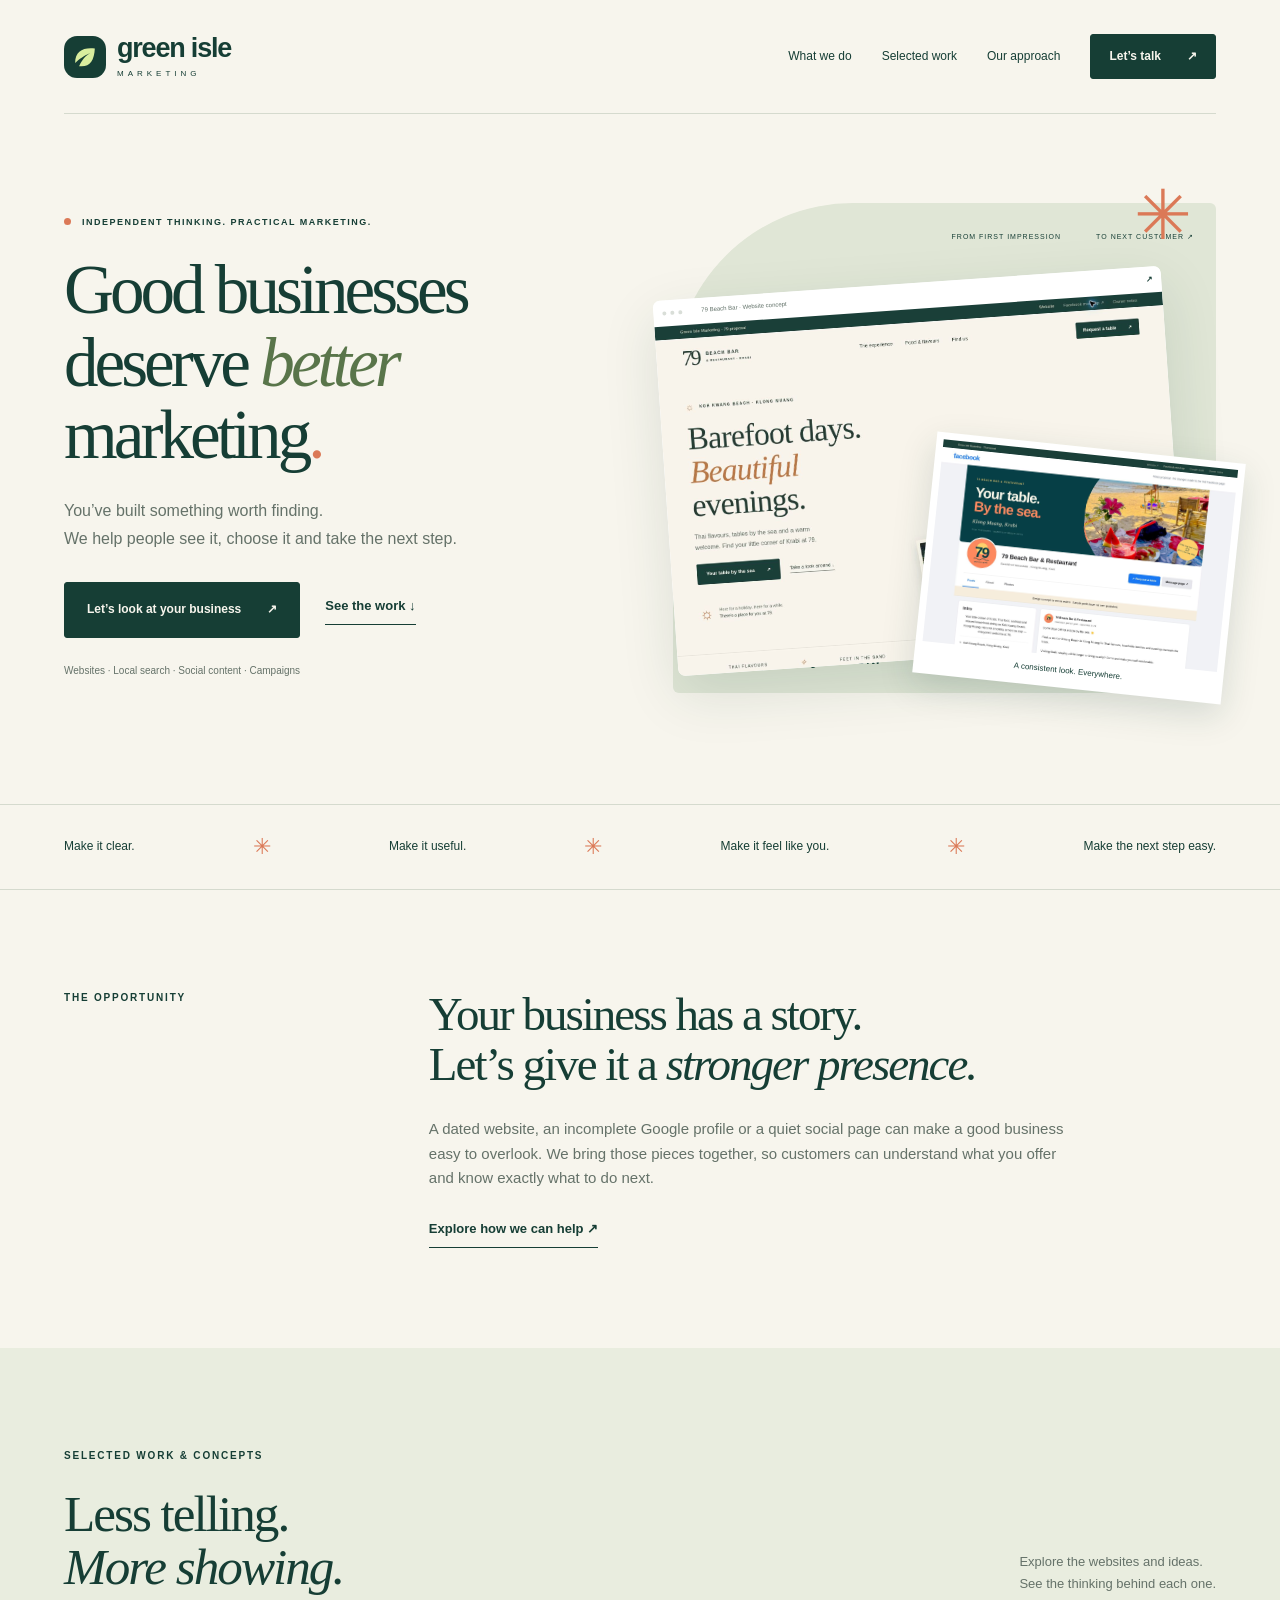
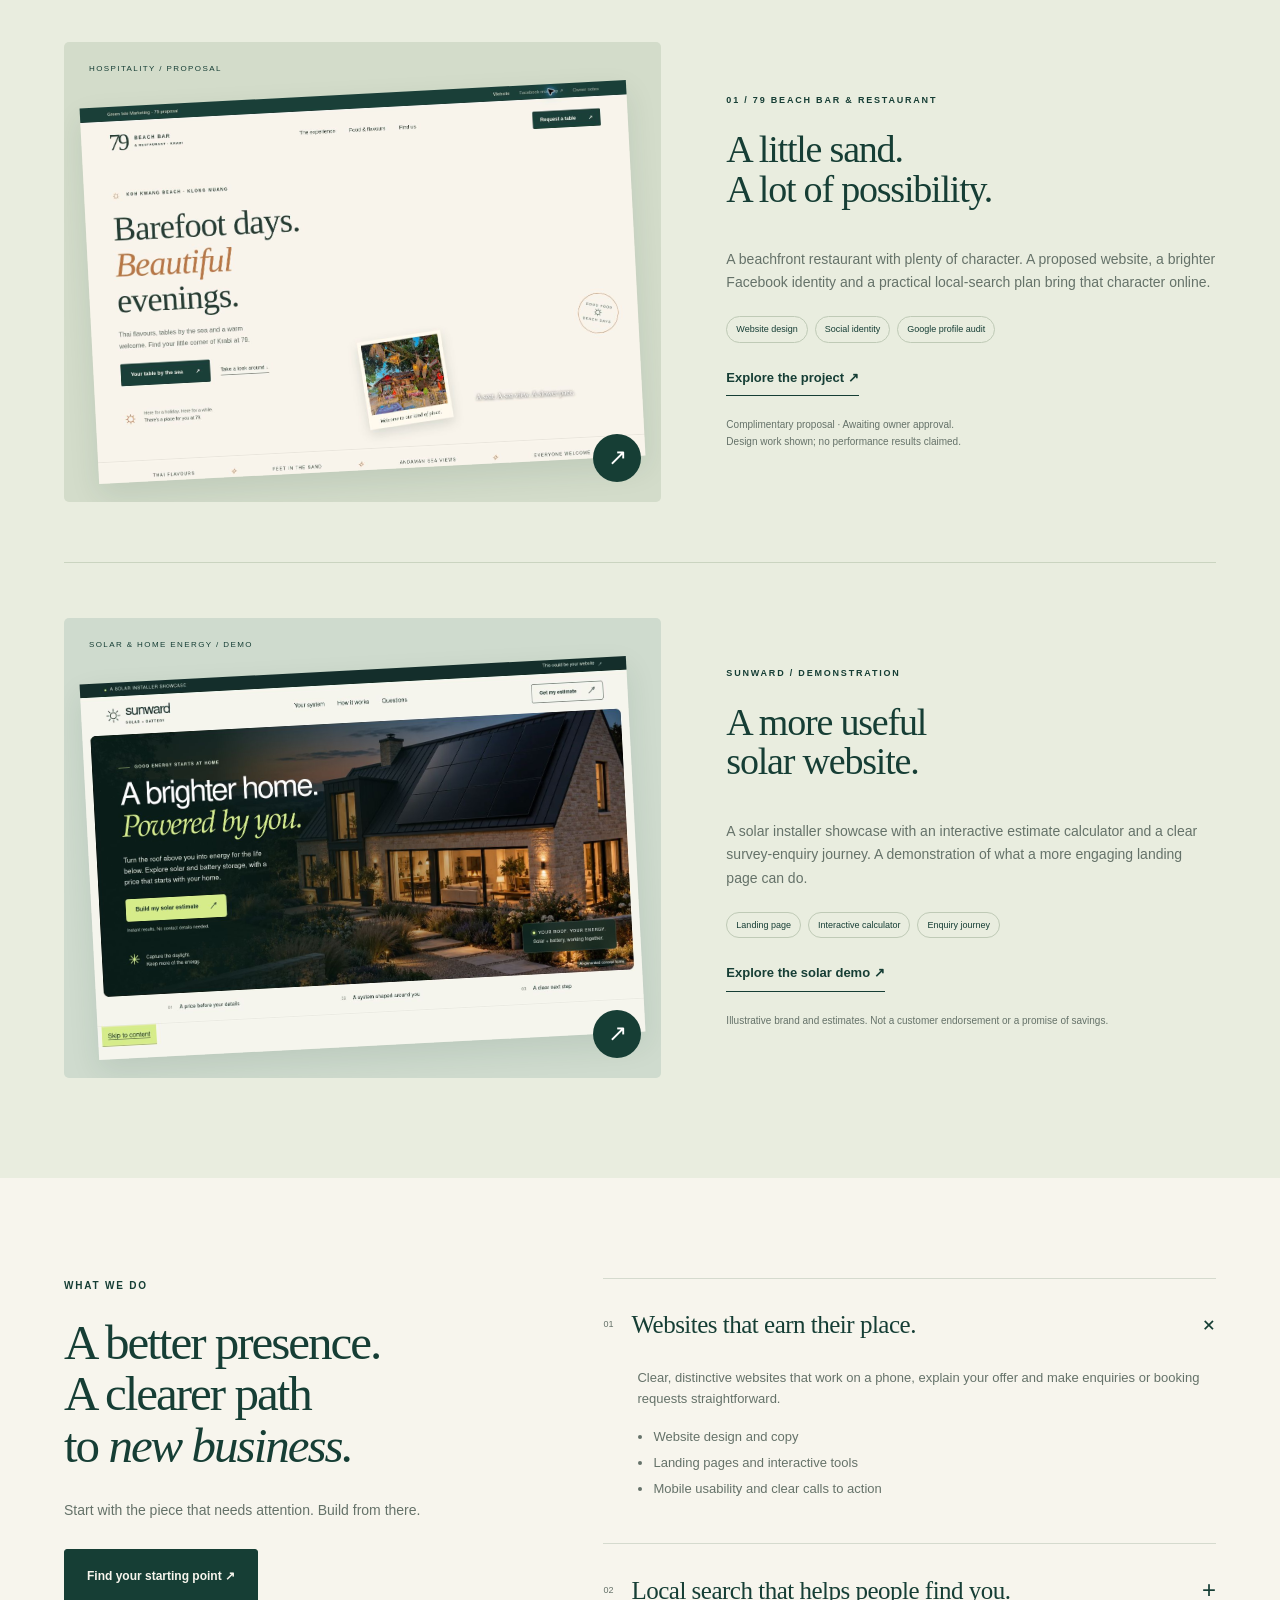
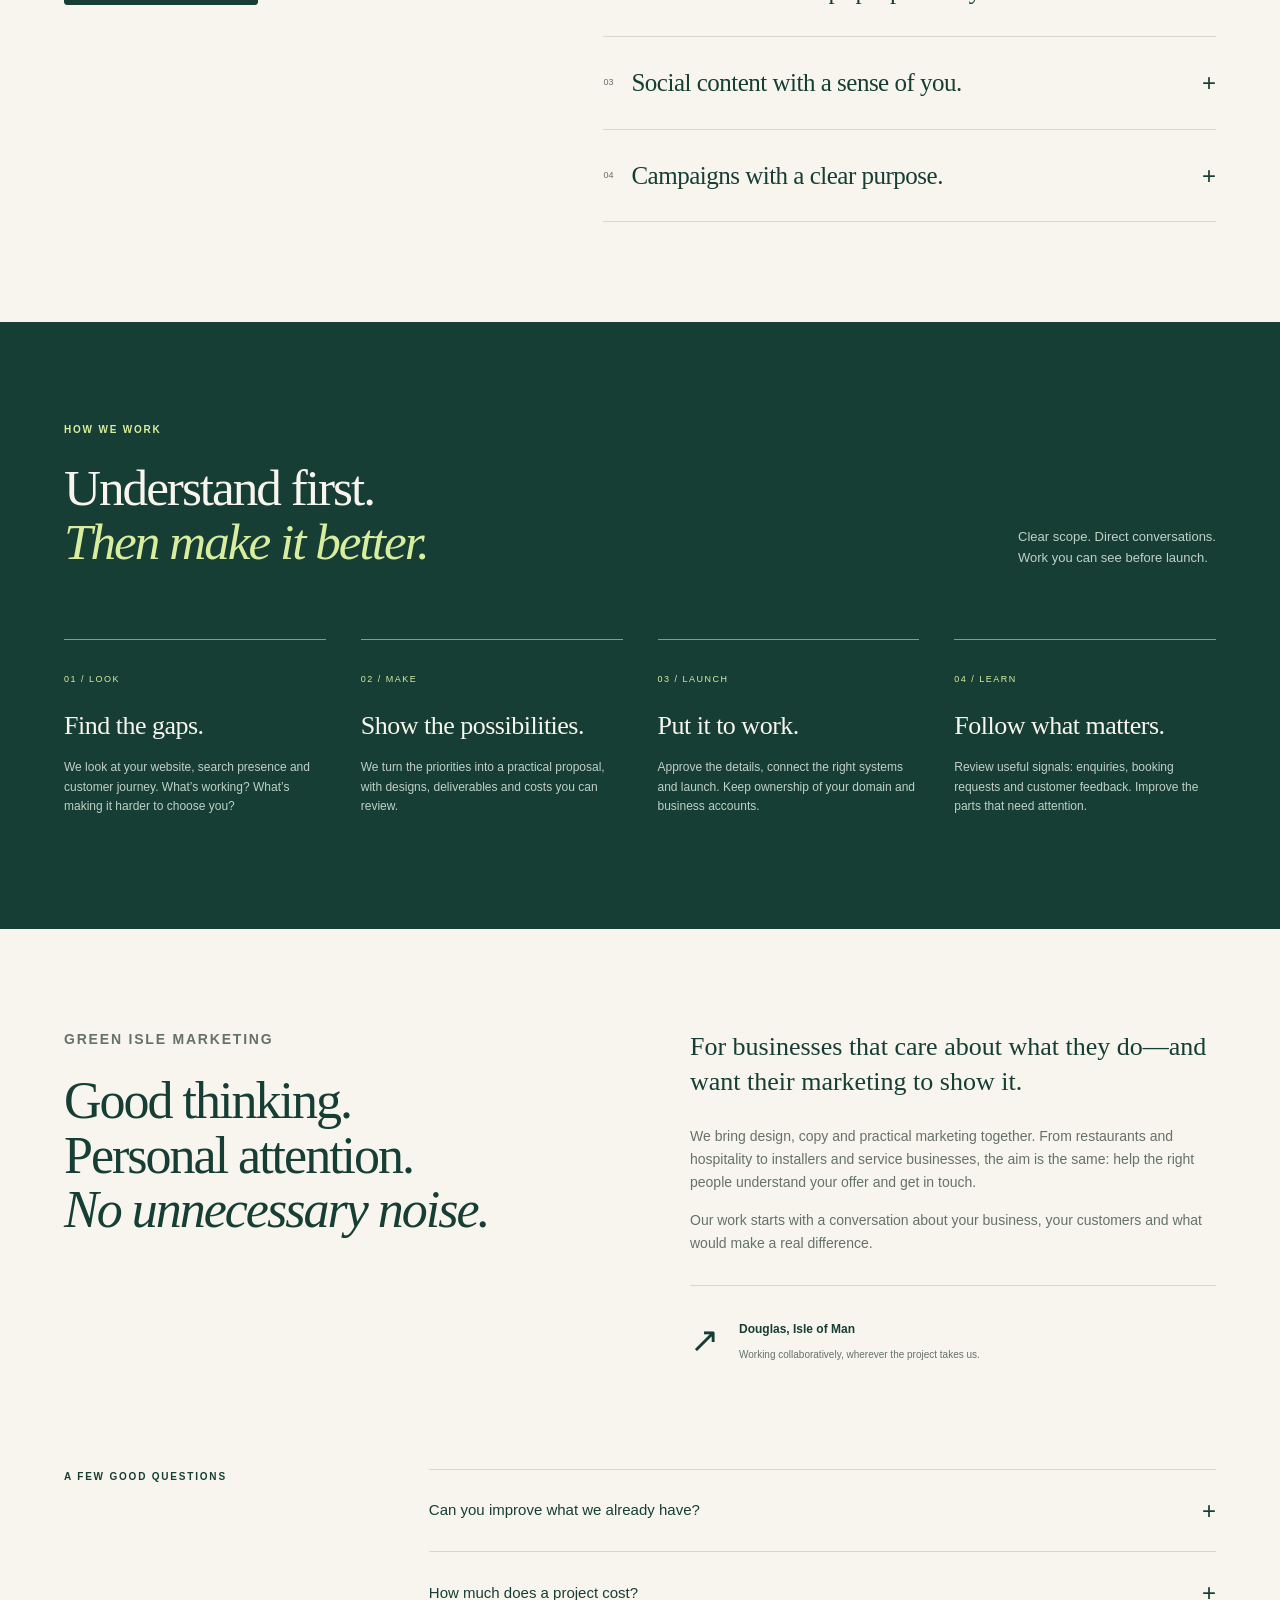
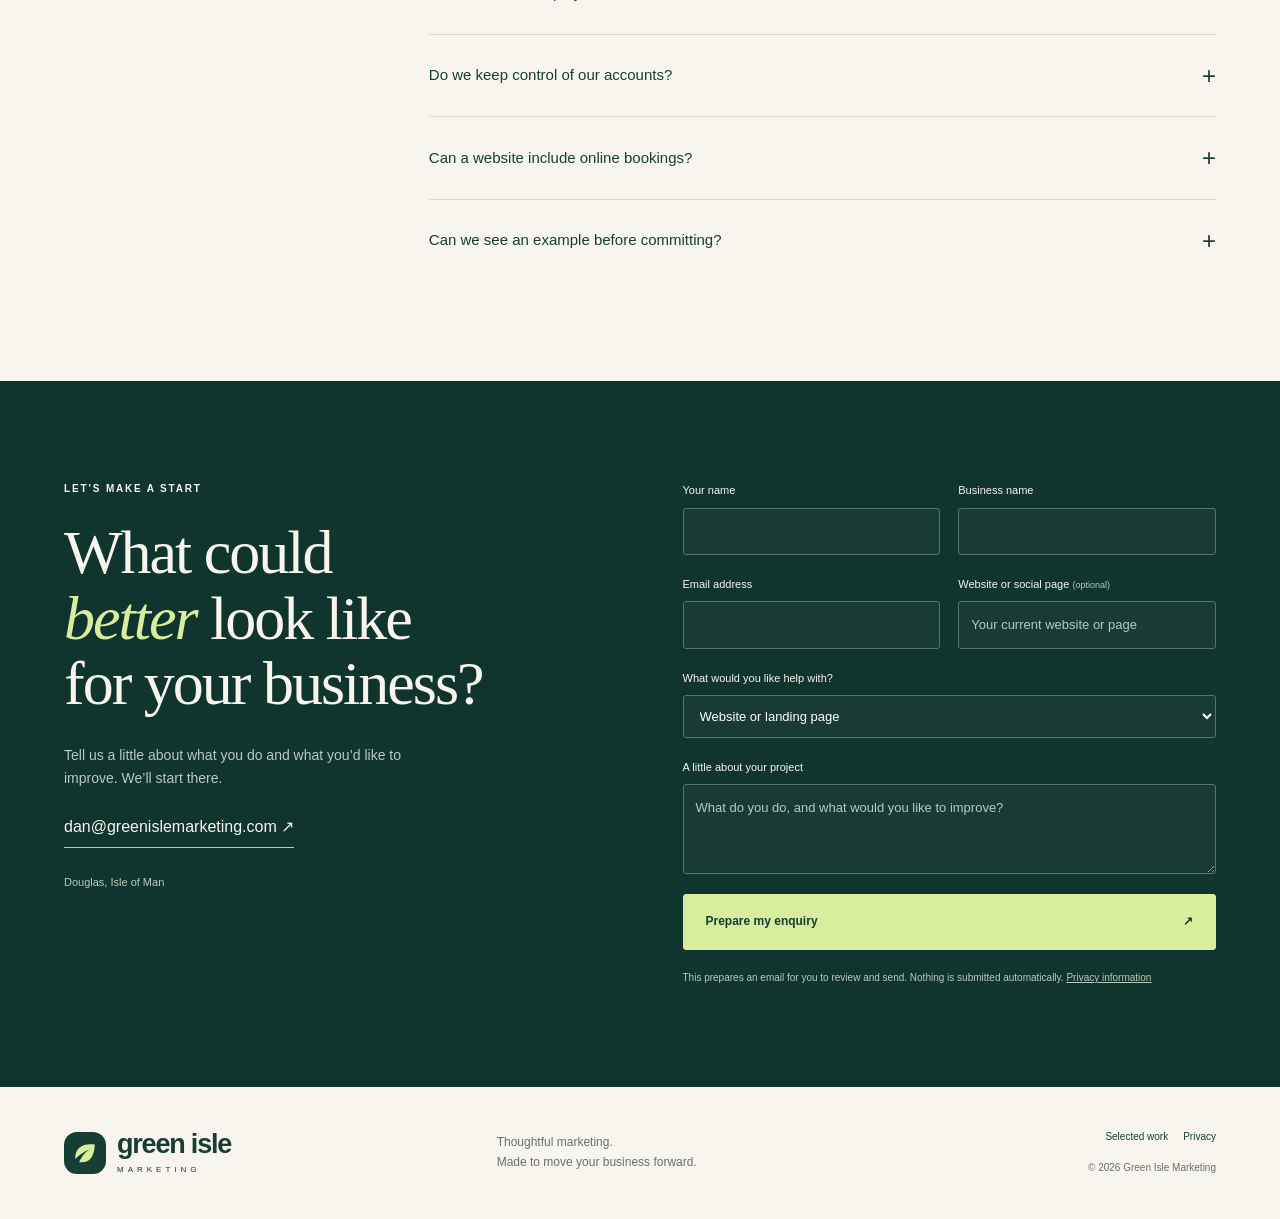
<file: index.html>
<!doctype html><html lang="en-GB"><head><meta charset="utf-8"><meta name="viewport" content="width=device-width,initial-scale=1"><title>Green Isle Marketing | Websites, Local SEO & Digital Marketing</title><meta name="description" content="Websites that make a better first impression. Local search, social content and campaigns that make the next step easy. Green Isle Marketing, Douglas, Isle of Man."><meta name="robots" content="index,follow"><link rel="canonical" href="https://greenislemarketing.com/"><meta property="og:title" content="Good businesses deserve better marketing. | Green Isle"><meta property="og:description" content="Websites. Local search. Social content. Practical marketing, built around your business."><meta property="og:type" content="website"><meta property="og:image" content="https://greenislemarketing.com/assets/green-isle-preview.jpg"><meta name="twitter:card" content="summary_large_image"><meta property="og:url" content="https://greenislemarketing.com/"><meta name="theme-color" content="#163e35"><link rel="icon" href="assets/mark.svg"><link rel="stylesheet" href="styles.css"><script src="main.js" defer></script><script type="application/ld+json">{"@context":"https://schema.org","@type":"ProfessionalService","name":"Green Isle Marketing","url":"https://greenislemarketing.com/","email":"dan@greenislemarketing.com","address":{"@type":"PostalAddress","addressLocality":"Douglas","addressCountry":"IM"},"description":"Website design, local search, social content and digital marketing."}</script></head><body>
<a class="skip" href="#main">Skip to content</a><header class="site-header shell"><a class="brand" href="./" aria-label="Green Isle Marketing home"><img src="assets/mark.svg" width="42" height="42" alt=""><span>green isle<small>MARKETING</small></span></a><button class="menu-toggle" aria-expanded="false" aria-controls="nav">Menu <span>☰</span></button><nav id="nav" aria-label="Main navigation"><a href="#services">What we do</a><a href="#work">Selected work</a><a href="#approach">Our approach</a><a class="btn small" href="#contact">Let’s talk <span>↗</span></a></nav></header>
<main id="main"><section class="hero shell"><div class="hero-copy"><p class="eyebrow"><span class="dot"></span> INDEPENDENT THINKING. PRACTICAL MARKETING.</p><h1>Good businesses<br>deserve <em>better</em><br>marketing<span class="period">.</span></h1><p class="hero-lead">You’ve built something worth finding.<br>We help people see it, choose it and take the next step.</p><div class="actions"><a class="btn" href="#contact">Let’s look at your business <span>↗</span></a><a class="text-link" href="#work">See the work <span>↓</span></a></div><p class="hero-foot">Websites · Local search · Social content · Campaigns</p></div><div class="hero-art"><div class="art-top"><span>FROM FIRST IMPRESSION</span><span>TO NEXT CUSTOMER ↗</span></div><a class="browser-frame hero-screen" href="proposals/79-beach-bar/" aria-label="Explore the 79 Beach Bar website proposal"><div class="browser-chrome"><i></i><i></i><i></i><span>79 Beach Bar · Website concept</span><b>↗</b></div><img src="assets/79-website.jpg" width="1363" height="936" alt="79 Beach Bar website proposal with beach photography and a table-request button" fetchpriority="high"></a><div class="social-preview"><img src="assets/79-social.jpg" width="1363" height="936" alt="Teal and coral Facebook design for 79 Beach Bar"><span>A consistent look. Everywhere.</span></div><div class="art-note"><span>01 / FEATURED PROPOSAL</span><p>A beautiful place.<br>A better first impression.</p></div><div class="sunburst" aria-hidden="true">✳</div></div></section>
<div class="principles"><div class="shell"><span>Make it clear.</span><i>✳</i><span>Make it useful.</span><i>✳</i><span>Make it feel like you.</span><i>✳</i><span>Make the next step easy.</span></div></div>
<section class="intro shell section"><p class="eyebrow">THE OPPORTUNITY</p><div><h2>Your business has a story.<br>Let’s give it a <em>stronger presence.</em></h2><p>A dated website, an incomplete Google profile or a quiet social page can make a good business easy to overlook. We bring those pieces together, so customers can understand what you offer and know exactly what to do next.</p><a class="text-link" href="#services">Explore how we can help ↗</a></div></section>
<section id="work" class="work section"><div class="shell"><div class="section-heading"><div><p class="eyebrow">SELECTED WORK & CONCEPTS</p><h2>Less telling.<br><em>More showing.</em></h2></div><p>Explore the websites and ideas.<br>See the thinking behind each one.</p></div><article class="featured-work"><a class="work-visual" href="work/79-beach-bar/"><span class="project-label">HOSPITALITY / PROPOSAL</span><img src="assets/79-website.jpg" alt="Preview of the 79 Beach Bar website concept" width="1363" height="936" loading="lazy"><span class="round-arrow">↗</span></a><div class="work-copy"><p class="eyebrow">01 / 79 BEACH BAR & RESTAURANT</p><h3>A little sand.<br>A lot of possibility.</h3><p>A beachfront restaurant with plenty of character. A proposed website, a brighter Facebook identity and a practical local-search plan bring that character online.</p><div class="tags"><span>Website design</span><span>Social identity</span><span>Google profile audit</span></div><a class="text-link" href="work/79-beach-bar/">Explore the project ↗</a><small>Complimentary proposal · Awaiting owner approval.<br>Design work shown; no performance results claimed.</small></div></article><article class="secondary-work"><a class="work-visual solar-work" href="demos/solar/"><span class="project-label">SOLAR & HOME ENERGY / DEMO</span><img src="assets/solar-demo.jpg" alt="Sunward solar website demonstration with a home and rooftop solar panels" width="1363" height="936" loading="lazy"><span class="round-arrow">↗</span></a><div class="work-copy"><p class="eyebrow">SUNWARD / DEMONSTRATION</p><h3>A more useful<br>solar website.</h3><p>A solar installer showcase with an interactive estimate calculator and a clear survey-enquiry journey. A demonstration of what a more engaging landing page can do.</p><div class="tags"><span>Landing page</span><span>Interactive calculator</span><span>Enquiry journey</span></div><a class="text-link" href="demos/solar/">Explore the solar demo ↗</a><small>Illustrative brand and estimates. Not a customer endorsement or a promise of savings.</small></div></article></div></section>
<section id="services" class="services section shell"><div class="service-heading"><p class="eyebrow">WHAT WE DO</p><h2>A better presence.<br>A clearer path<br>to <em>new business.</em></h2><p>Start with the piece that needs attention. Build from there.</p><a class="btn" href="#contact">Find your starting point ↗</a></div><div class="service-list"><details open><summary><span>01</span><h3>Websites that earn their place.</h3><b>+</b></summary><div><p>Clear, distinctive websites that work on a phone, explain your offer and make enquiries or booking requests straightforward.</p><ul><li>Website design and copy</li><li>Landing pages and interactive tools</li><li>Mobile usability and clear calls to action</li></ul></div></details><details><summary><span>02</span><h3>Local search that helps people find you.</h3><b>+</b></summary><div><p>Make your business information accurate, useful and consistent when someone is looking nearby.</p><ul><li>Google Business Profile audits and authorised updates</li><li>Website content and technical SEO essentials</li><li>Menus, directions and honest review journeys</li></ul></div></details><details><summary><span>03</span><h3>Social content with a sense of you.</h3><b>+</b></summary><div><p>Give your pages a coherent identity and a practical plan built around the real business.</p><ul><li>Profile and cover design</li><li>Reusable content templates and copy</li><li>Photography direction and content planning</li></ul></div></details><details><summary><span>04</span><h3>Campaigns with a clear purpose.</h3><b>+</b></summary><div><p>Connect the right message, landing page and enquiry journey. Agree the budget and measurement before spending.</p><ul><li>Google and Meta campaign planning</li><li>Landing-page testing</li><li>Enquiry-source tracking and practical reporting</li></ul><p class="fine">Advertising spend and third-party services are agreed separately. Results depend on the offer, competition, budget and customer experience.</p></div></details></div></section>
<section id="approach" class="approach section"><div class="shell"><div class="section-heading"><div><p class="eyebrow">HOW WE WORK</p><h2>Understand first.<br><em>Then make it better.</em></h2></div><p>Clear scope. Direct conversations.<br>Work you can see before launch.</p></div><div class="steps"><article><span>01 / LOOK</span><h3>Find the gaps.</h3><p>We look at your website, search presence and customer journey. What’s working? What’s making it harder to choose you?</p></article><article><span>02 / MAKE</span><h3>Show the possibilities.</h3><p>We turn the priorities into a practical proposal, with designs, deliverables and costs you can review.</p></article><article><span>03 / LAUNCH</span><h3>Put it to work.</h3><p>Approve the details, connect the right systems and launch. Keep ownership of your domain and business accounts.</p></article><article><span>04 / LEARN</span><h3>Follow what matters.</h3><p>Review useful signals: enquiries, booking requests and customer feedback. Improve the parts that need attention.</p></article></div></div></section>
<section class="about shell section"><div><p class="eyebrow">GREEN ISLE MARKETING</p><h2>Good thinking.<br>Personal attention.<br><em>No unnecessary noise.</em></h2></div><div><p class="large-copy">For businesses that care about what they do—and want their marketing to show it.</p><p>We bring design, copy and practical marketing together. From restaurants and hospitality to installers and service businesses, the aim is the same: help the right people understand your offer and get in touch.</p><p>Our work starts with a conversation about your business, your customers and what would make a real difference.</p><div class="location"><span>↗</span><div><strong>Douglas, Isle of Man</strong><small>Working collaboratively, wherever the project takes us.</small></div></div></div></section>
<section class="faq shell section"><p class="eyebrow">A FEW GOOD QUESTIONS</p><div><details><summary>Can you improve what we already have?<b>+</b></summary><p>Yes. We start by reviewing the current website and marketing. Sometimes a focused improvement is the right answer; sometimes a rebuild makes more sense.</p></details><details><summary>How much does a project cost?<b>+</b></summary><p>We quote after understanding the scope. Your proposal sets out the deliverables, agency fee and any separate hosting, advertising or software costs before work is agreed.</p></details><details><summary>Do we keep control of our accounts?<b>+</b></summary><p>Yes. Your business should retain ownership of its domain, hosting, advertising and social accounts. Access for agreed work can be granted separately.</p></details><details><summary>Can a website include online bookings?<b>+</b></summary><p>Yes. We can plan an integration with a suitable booking provider. Live availability and automatic confirmation need the provider, capacity rules and notification process to be configured. A request form alone is not a live booking system.</p></details><details><summary>Can we see an example before committing?<b>+</b></summary><p>Explore the portfolio above to see working concepts and their scope. We’ll agree whether a tailored concept is part of your proposal.</p></details></div></section>
<section id="contact" class="contact section"><div class="shell contact-grid"><div><p class="eyebrow">LET’S MAKE A START</p><h2>What could<br><em>better</em> look like<br>for your business?</h2><p>Tell us a little about what you do and what you’d like to improve. We’ll start there.</p><a class="contact-email" href="mailto:dan@greenislemarketing.com">dan@greenislemarketing.com ↗</a><p class="contact-location">Douglas, Isle of Man</p></div><form id="enquiry"><label>Your name<input name="name" autocomplete="name" maxlength="100" required></label><label>Business name<input name="business" autocomplete="organization" maxlength="150" required></label><label>Email address<input type="email" name="email" autocomplete="email" maxlength="200" required></label><label>Website or social page <span>(optional)</span><input name="website" placeholder="Your current website or page" maxlength="400"></label><label class="full">What would you like help with?<select name="service"><option>Website or landing page</option><option>Local search / Google profile</option><option>Social content and branding</option><option>Advertising campaign</option><option>A complete marketing refresh</option><option>Not sure yet</option></select></label><label class="full">A little about your project<textarea name="message" rows="3" maxlength="3000" required placeholder="What do you do, and what would you like to improve?"></textarea></label><button class="btn lime full" type="submit">Prepare my enquiry <span>↗</span></button><p class="form-note full">This prepares an email for you to review and send. Nothing is submitted automatically. <a href="privacy.html">Privacy information</a></p></form></div></section></main>
<footer class="footer shell"><a class="brand" href="./"><img src="assets/mark.svg" width="42" height="42" alt=""><span>green isle<small>MARKETING</small></span></a><p>Thoughtful marketing.<br>Made to move your business forward.</p><div><a href="#work">Selected work</a><a href="privacy.html">Privacy</a><span>© 2026 Green Isle Marketing</span></div></footer>
<dialog id="enquiry-dialog" aria-labelledby="dialog-title"><button type="button" class="close" aria-label="Close enquiry preview">×</button><p class="eyebrow">READY FOR YOUR EMAIL APP</p><h2 id="dialog-title">Let’s start a conversation.</h2><p>Review your enquiry, then open your email app or copy it. You’ll still need to press send there.</p><pre id="enquiry-summary"></pre><a class="btn" id="email-draft" href="mailto:dan@greenislemarketing.com">Open email draft ↗</a><button class="copy" id="copy-enquiry" type="button">Copy enquiry</button><p id="copy-status" role="status" aria-live="polite"></p></dialog></body></html>
</file>
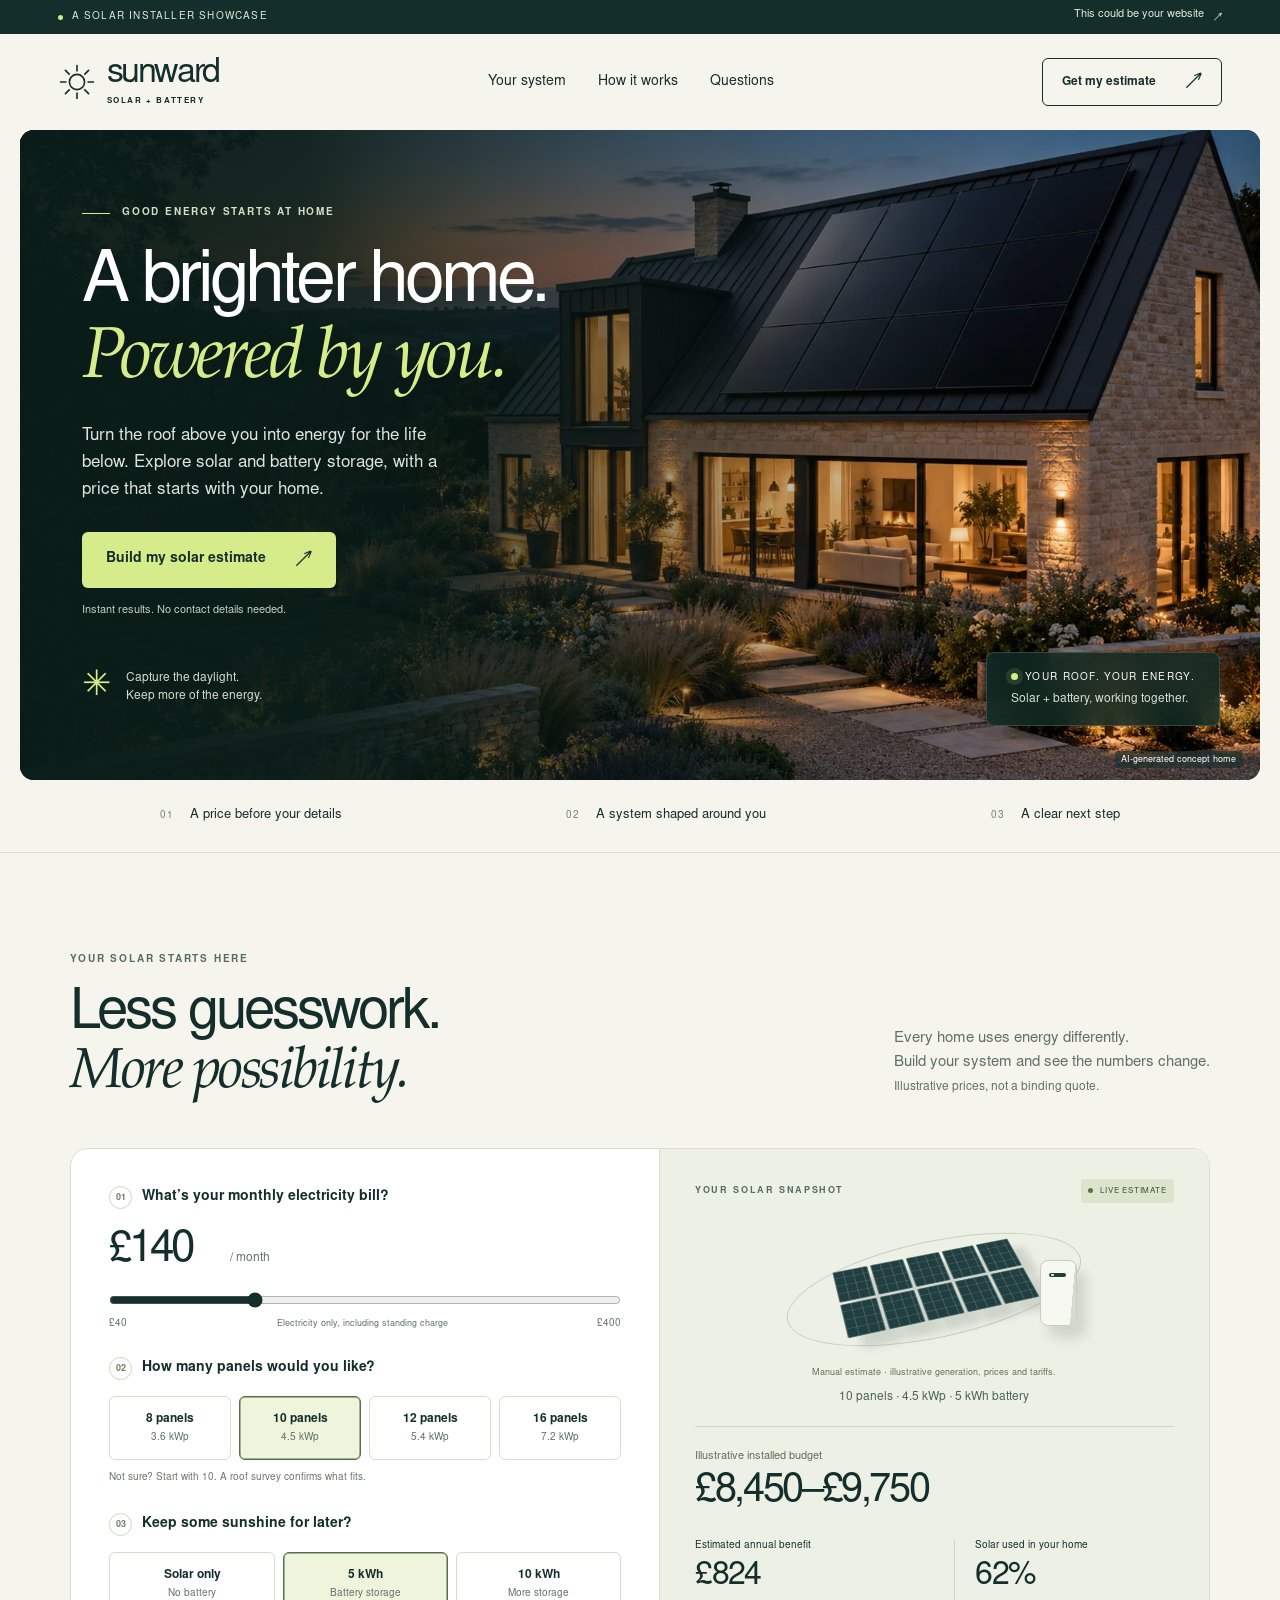
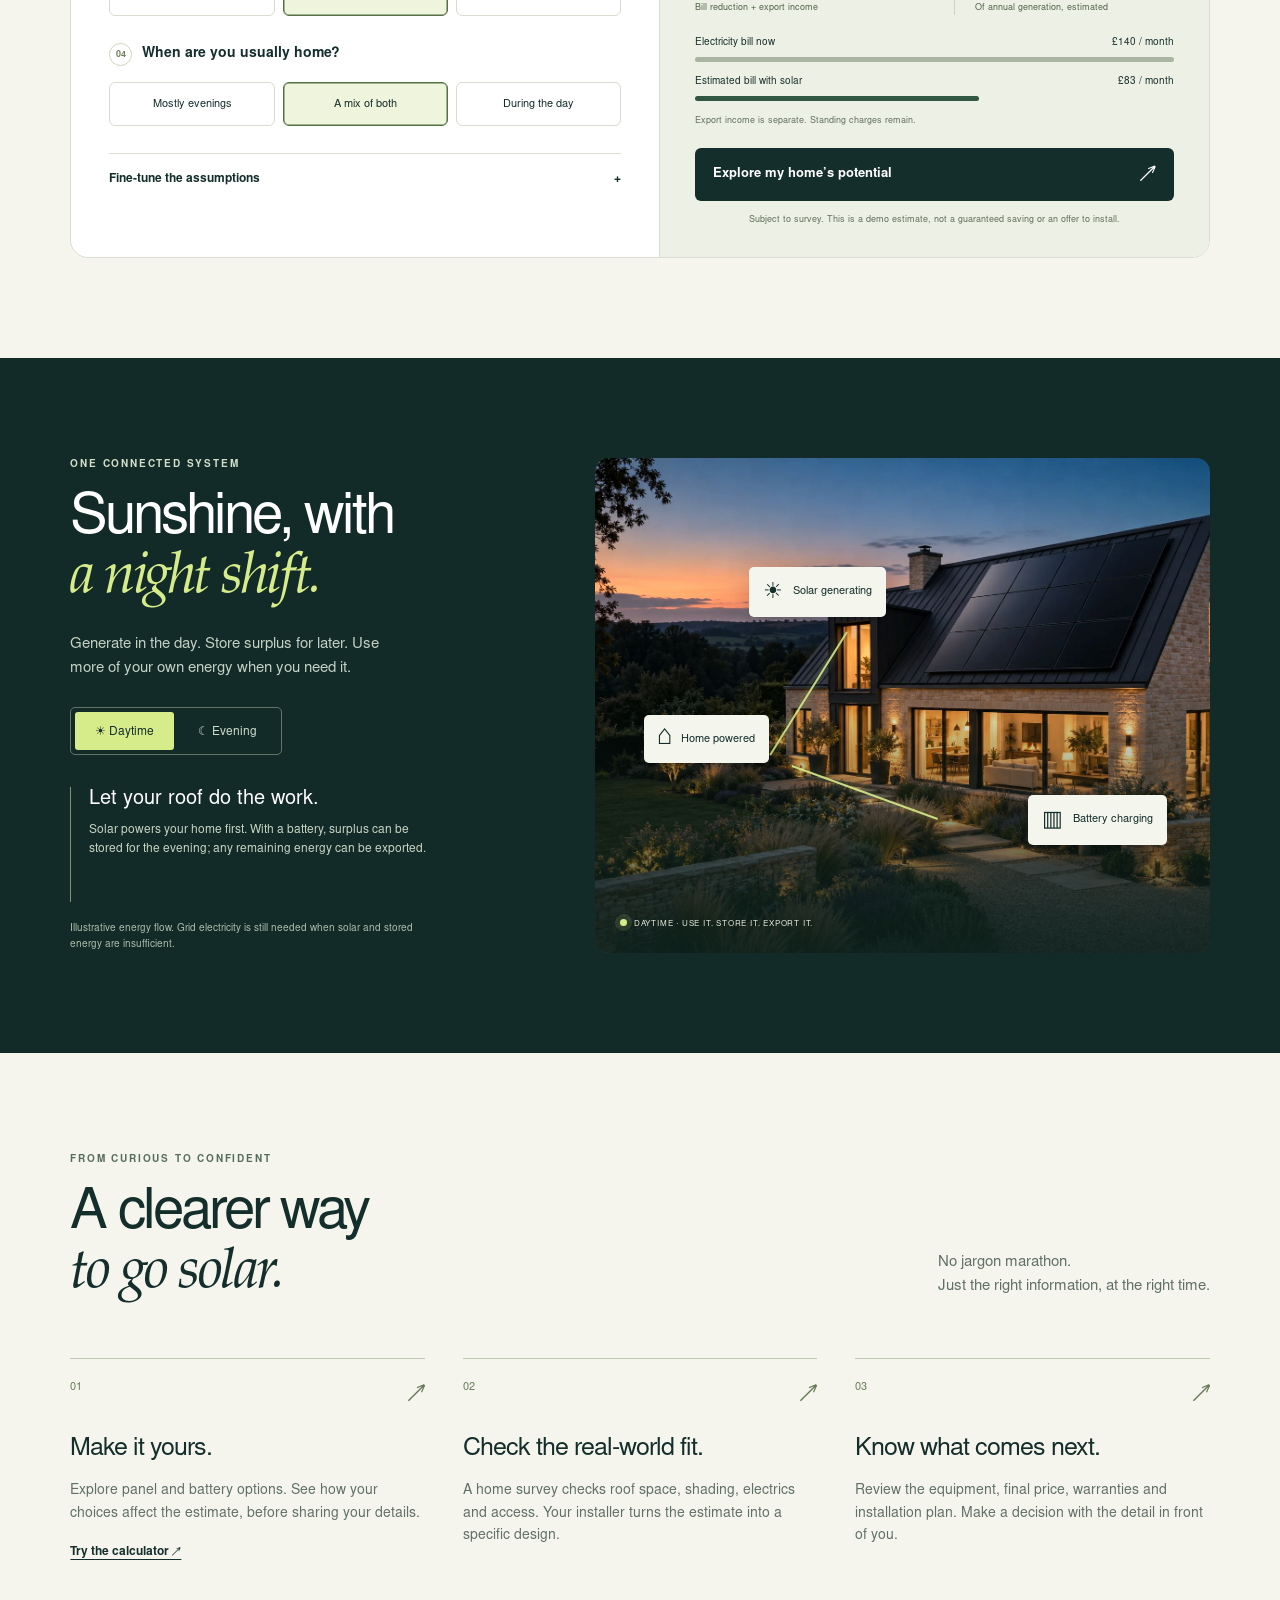
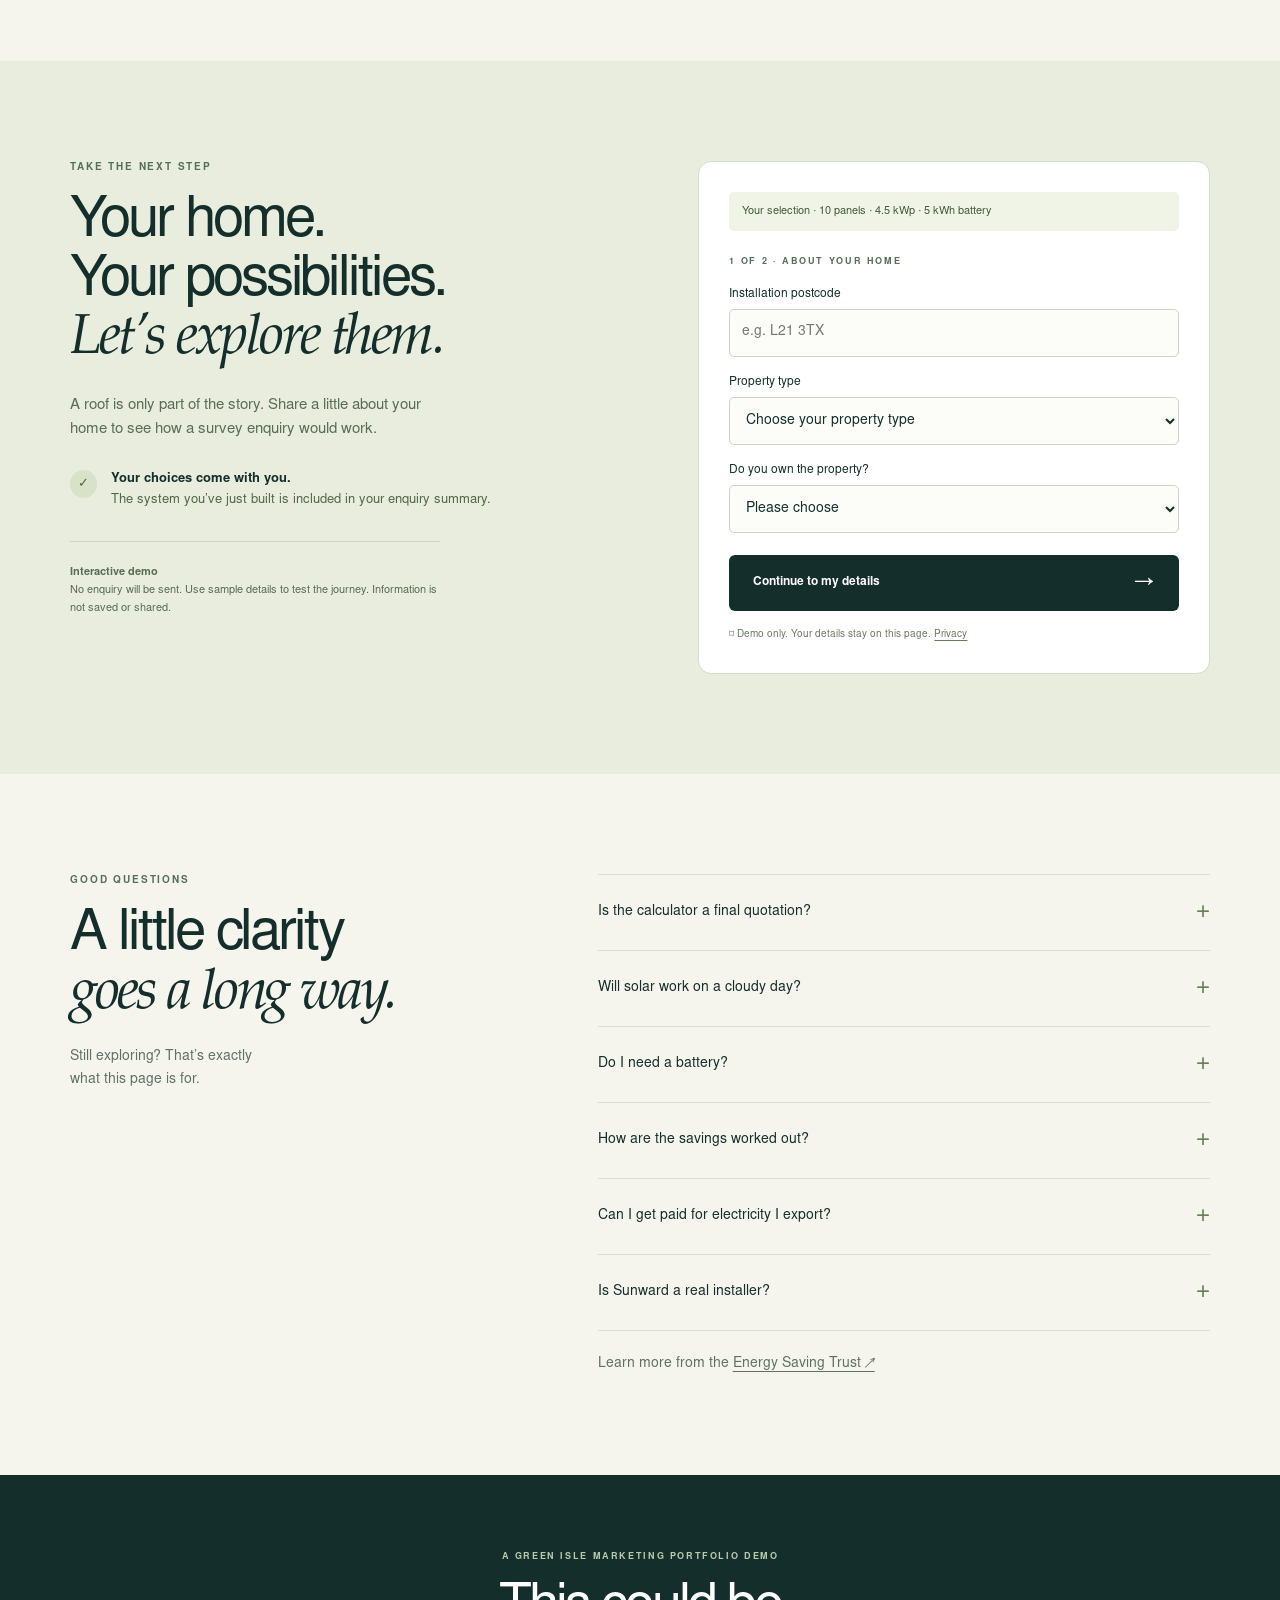
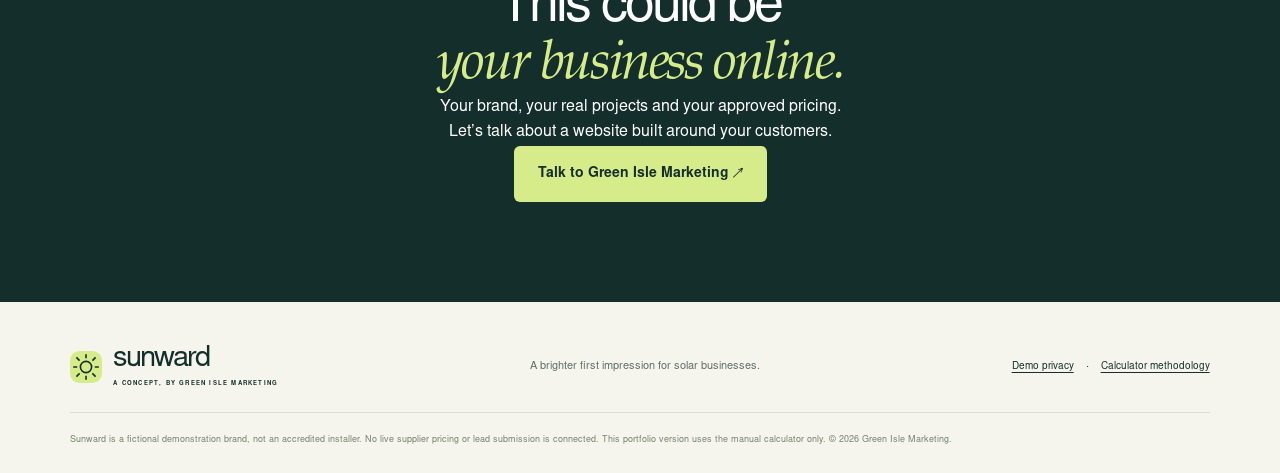
<file: demos/solar/index.html>
<!doctype html>
<html lang="en-GB">
<head>
  <meta charset="utf-8"><meta name="viewport" content="width=device-width,initial-scale=1">
  <title>Sunward | Solar, made personal — a Green Isle Marketing demo</title>
  <meta name="description" content="Explore a bespoke solar installer landing-page demo. Build a solar and battery system, see an instant illustrative estimate and try the survey journey.">
  <meta name="robots" content="noindex,nofollow"><meta name="theme-color" content="#142e2b">
  <meta property="og:title" content="This could be your solar website."><meta property="og:description" content="A solar lead-generation showcase by Green Isle Marketing."><meta property="og:image" content="./assets/solar-home.webp">
  <link rel="icon" href="./assets/sunward.svg" type="image/svg+xml"><link rel="preload" as="image" href="./assets/solar-home.webp">
  <link rel="stylesheet" href="./styles.css"><script type="module" src="./app.js"></script>
</head>
<body>
<a class="skip" href="#main">Skip to content</a>
<div class="demo-bar"><span><i></i> A SOLAR INSTALLER SHOWCASE</span><a href="#for-installers">This could be your website <span aria-hidden="true">↗</span></a></div>
<header class="site-header"><a class="brand" href="#" aria-label="Sunward demo home"><svg viewBox="0 0 40 40" aria-hidden="true"><path d="M20 2v7m0 22v7M2 20h7m22 0h7M7.3 7.3l5 5m15.4 15.4 5 5M7.3 32.7l5-5m15.4-15.4 5-5"/><circle cx="20" cy="20" r="8"/></svg><span>sunward<small>SOLAR + BATTERY</small></span></a><nav aria-label="Main navigation"><a href="#your-system">Your system</a><a href="#how-it-works">How it works</a><a href="#questions">Questions</a></nav><a class="button header-cta" href="#calculator">Get my estimate <span aria-hidden="true">↗</span></a></header>
<main id="main">
<section class="hero" aria-labelledby="hero-heading">
  <img class="hero-image" src="./assets/solar-home.webp" width="1536" height="1024" alt="Illustrative contemporary British home with rooftop solar panels and warm evening lighting" fetchpriority="high">
  <div class="hero-shade"></div><div class="hero-content"><p class="eyebrow"><span class="line"></span> GOOD ENERGY STARTS AT HOME</p><h1 id="hero-heading">A brighter home.<br><em>Powered by you.</em></h1><p class="hero-copy">Turn the roof above you into energy for the life below. Explore solar and battery storage, with a price that starts with your home.</p><a href="#calculator" class="button lime">Build my solar estimate <span aria-hidden="true">↗</span></a><p class="micro hero-micro">Instant results. No contact details needed.</p><div class="hero-bottom"><span class="mini-sun" aria-hidden="true">✳</span><span>Capture the daylight.<br>Keep more of the energy.</span></div></div>
  <div class="hero-tag"><span class="pulsing-dot"></span><span>YOUR ROOF. YOUR ENERGY.</span><small>Solar + battery, working together.</small></div><span class="image-note">AI-generated concept home</span>
</section>
<div class="promise-strip"><span><b>01</b> A price before your details</span><span><b>02</b> A system shaped around you</span><span><b>03</b> A clear next step</span></div>
<section class="calculator-section section" id="calculator" aria-labelledby="calculator-heading">
  <div class="section-head"><div><p class="eyebrow dark">YOUR SOLAR STARTS HERE</p><h2 id="calculator-heading">Less guesswork.<br><em>More possibility.</em></h2></div><p>Every home uses energy differently.<br>Build your system and see the numbers change.<br><span class="text-muted">Illustrative prices, not a binding quote.</span></p></div>
  <div class="calculator-shell">
  <form id="calculator-form" class="calculator-controls" aria-label="Solar price calculator">
    <fieldset class="bill-field"><legend><span class="step">01</span> What’s your monthly electricity bill?</legend><div class="bill-display"><label class="sr-only" for="bill">Monthly electricity bill in pounds</label><span>£</span><input id="bill" name="bill" type="number" min="40" max="400" step="1" value="140" inputmode="numeric" required><span class="per-month">/ month</span></div><label class="sr-only" for="bill-range">Adjust monthly electricity bill</label><input id="bill-range" type="range" min="40" max="400" step="5" value="140"><div class="range-labels"><span>£40</span><span>Electricity only, including standing charge</span><span>£400</span></div></fieldset>
    <fieldset><legend><span class="step">02</span> How many panels would you like?</legend><div class="choices panel-choices"><label><input type="radio" name="panels" value="8"><span><b>8 panels</b><small>3.6 kWp</small></span></label><label><input type="radio" name="panels" value="10" checked><span><b>10 panels</b><small>4.5 kWp</small></span></label><label><input type="radio" name="panels" value="12"><span><b>12 panels</b><small>5.4 kWp</small></span></label><label><input type="radio" name="panels" value="16"><span><b>16 panels</b><small>7.2 kWp</small></span></label></div><p class="hint">Not sure? Start with 10. A roof survey confirms what fits.</p></fieldset>
    <fieldset><legend><span class="step">03</span> Keep some sunshine for later?</legend><div class="choices battery-choices"><label><input type="radio" name="battery" value="0"><span><b>Solar only</b><small>No battery</small></span></label><label><input type="radio" name="battery" value="5" checked><span><b>5 kWh</b><small>Battery storage</small></span></label><label><input type="radio" name="battery" value="10"><span><b>10 kWh</b><small>More storage</small></span></label></div></fieldset>
    <fieldset><legend><span class="step">04</span> When are you usually home?</legend><div class="choices occupancy-choices"><label><input type="radio" name="occupancy" value="out"><span>Mostly evenings</span></label><label><input type="radio" name="occupancy" value="mixed" checked><span>A mix of both</span></label><label><input type="radio" name="occupancy" value="home"><span>During the day</span></label></div></fieldset>
    <details class="assumptions"><summary>Fine-tune the assumptions <span aria-hidden="true">+</span></summary><div class="assumption-grid"><label>Roof direction<select name="orientation"><option value="south">South-facing</option><option value="eastwest">East / west-facing</option><option value="unsure">I’m not sure</option></select></label><label>Generation per kWp / year<select name="yieldPerKwp"><option value="750">750 kWh — lower yield</option><option value="900" selected>900 kWh — demo default</option><option value="1050">1,050 kWh — higher yield</option></select></label><label>Import tariff (p/kWh)<input name="importRate" type="number" min="10" max="60" step="0.1" value="27" required></label><label>Export tariff (p/kWh)<input name="exportRate" type="number" min="0" max="30" step="0.1" value="10" required></label></div><p>Demo tariffs, not live rates. Assumes 450 W panels, no shading, a 55p daily standing charge and up to 220 battery cycles a year at 90% efficiency. Direction, shading, location, seasonal demand and export limits change the result. <button type="button" class="text-button" data-dialog="method-dialog">Read the calculation method ↗</button></p></details>
  </form>
  <aside class="estimate-card" aria-label="Your solar estimate"><div class="estimate-top"><span class="eyebrow dark">YOUR SOLAR SNAPSHOT</span><span class="live-label"><i></i> LIVE ESTIMATE</span></div><div class="panel-art" aria-hidden="true"><div class="solar-array" id="solar-array"></div><div class="battery-art"><span></span><i></i></div><span class="orbital"></span></div><p class="micro generation-source" id="generation-source"></p><p class="system-summary" id="system-summary">10 panels · 4.5 kWp · 5 kWh battery</p><div class="price-label">Illustrative installed budget</div><output class="price" id="price">£8,450–£9,750</output><div class="result-metrics"><div><span>Estimated annual benefit</span><strong id="benefit">£820</strong><small>Bill reduction + export income</small></div><div><span>Solar used in your home</span><strong id="self-use">62%</strong><small>Of annual generation, estimated</small></div></div><div class="bill-comparison"><div><span>Electricity bill now</span><b id="bill-now">£140 / month</b></div><div class="bar current"></div><div><span>Estimated bill with solar</span><b id="bill-after">£85 / month</b></div><div class="bar after" id="after-bar"></div><small>Export income is separate. Standing charges remain.</small></div><a href="#survey" class="button dark-button">Explore my home’s potential <span aria-hidden="true">↗</span></a><p class="micro estimate-note">Subject to survey. This is a demo estimate, not a guaranteed saving or an offer to install.</p><p class="sr-only" id="result-announcement" role="status" aria-live="polite"></p></aside>
  </div>
</section>
<section class="system-section section" id="your-system"><div class="system-copy"><p class="eyebrow">ONE CONNECTED SYSTEM</p><h2>Sunshine, with<br><em>a night shift.</em></h2><p>Generate in the day. Store surplus for later. Use more of your own energy when you need it.</p><div class="day-switch" role="group" aria-label="See how the system works"><button class="active" data-mode="day" aria-pressed="true">☀ Daytime</button><button data-mode="night" aria-pressed="false">☾ Evening</button></div><div class="mode-description" aria-live="polite"><h3 id="mode-title">Let your roof do the work.</h3><p id="mode-copy">Solar powers your home first. With a battery, surplus can be stored for the evening; any remaining energy can be exported.</p></div><p class="micro">Illustrative energy flow. Grid electricity is still needed when solar and stored energy are insufficient.</p></div><div class="energy-visual" id="energy-visual"><img src="./assets/solar-home.webp" alt="Illustrative solar home used to explain daytime and evening energy flow" width="1536" height="1024" loading="lazy"><div class="energy-overlay"></div><div class="flow-node roof-node"><span class="node-icon">☀</span><span id="flow-roof">Solar generating</span></div><div class="flow-node home-node"><span class="node-icon">⌂</span><span id="flow-home">Home powered</span></div><div class="flow-node battery-node"><span class="node-icon">▥</span><span id="flow-battery">Battery charging</span></div><span class="flow-path path-one"></span><span class="flow-path path-two"></span><div class="flow-caption"><span class="pulsing-dot"></span><span id="flow-caption">DAYTIME · USE IT. STORE IT. EXPORT IT.</span></div></div></section>
<section class="journey-section section" id="how-it-works"><div class="section-head"><div><p class="eyebrow dark">FROM CURIOUS TO CONFIDENT</p><h2>A clearer way<br><em>to go solar.</em></h2></div><p>No jargon marathon.<br>Just the right information, at the right time.</p></div><div class="journey-grid"><article><span class="journey-number">01 <span>↗</span></span><h3>Make it yours.</h3><p>Explore panel and battery options. See how your choices affect the estimate, before sharing your details.</p><a href="#calculator">Try the calculator ↗</a></article><article><span class="journey-number">02 <span>↗</span></span><h3>Check the real-world fit.</h3><p>A home survey checks roof space, shading, electrics and access. Your installer turns the estimate into a specific design.</p></article><article><span class="journey-number">03 <span>↗</span></span><h3>Know what comes next.</h3><p>Review the equipment, final price, warranties and installation plan. Make a decision with the detail in front of you.</p></article></div></section>
<section class="survey-section section" id="survey"><div class="survey-copy"><p class="eyebrow dark">TAKE THE NEXT STEP</p><h2>Your home.<br>Your possibilities.<br><em>Let’s explore them.</em></h2><p>A roof is only part of the story. Share a little about your home to see how a survey enquiry would work.</p><div class="survey-promise"><span>✓</span><p><b>Your choices come with you.</b><br>The system you’ve just built is included in your enquiry summary.</p></div><p class="demo-disclosure"><b>Interactive demo</b><br>No enquiry will be sent. Use sample details to test the journey. Information is not saved or shared.</p></div><div class="survey-form-card"><div id="enquiry-summary" class="enquiry-summary">Your selection · 10 panels + 5 kWh battery</div><form id="survey-form"><div class="form-step" id="survey-step-one"><p class="eyebrow dark">1 OF 2 · ABOUT YOUR HOME</p><label for="postcode">Installation postcode</label><input id="postcode" name="postcode" autocomplete="postal-code" placeholder="e.g. L21 3TX" maxlength="12" required><label for="property">Property type</label><select id="property" name="property" required><option value="">Choose your property type</option><option>Detached</option><option>Semi-detached</option><option>Terraced</option><option>Bungalow</option><option>Other / not sure</option></select><label for="ownership">Do you own the property?</label><select id="ownership" name="ownership" required><option value="">Please choose</option><option>Yes, I own it</option><option>I’m buying it</option><option>No, I’m researching</option></select><button class="button dark-button" type="button" id="survey-next">Continue to my details <span aria-hidden="true">→</span></button></div><div class="form-step" id="survey-step-two" hidden><button type="button" class="text-button back" id="survey-back">← Back to my home</button><p class="eyebrow dark">2 OF 2 · YOUR CONTACT DETAILS</p><label for="full-name">Your name</label><input id="full-name" name="name" autocomplete="name" placeholder="e.g. Alex Taylor" maxlength="100" required><label for="email">Email address</label><input id="email" name="email" type="email" autocomplete="email" placeholder="alex@example.com" maxlength="254" required><label for="phone">Phone number <span class="text-muted">(optional)</span></label><input id="phone" name="phone" type="tel" autocomplete="tel" maxlength="30" placeholder="Your preferred contact number"><label class="consent"><input type="checkbox" id="demo-confirm" required><span>I understand this is a demonstration. No survey is booked and no information is sent.</span></label><button class="button dark-button" type="submit">Preview my survey request <span aria-hidden="true">↗</span></button></div><p class="form-error" id="form-error" role="alert"></p><p class="micro"><span aria-hidden="true">⌑</span> Demo only. Your details stay on this page. <button type="button" class="text-button" data-dialog="privacy-dialog">Privacy</button></p></form><div id="survey-success" class="survey-success" hidden tabindex="-1"><span class="success-tick">✓</span><p class="eyebrow dark">DEMO JOURNEY COMPLETE</p><h3>That’s a warmer lead.</h3><p>A real installer could now receive the homeowner’s details, chosen system and budget in their CRM.</p><div id="success-summary"></div><p><b>No enquiry has been sent.</b> No details were saved and no appointment was booked.</p><button type="button" class="button dark-button" id="survey-reset">Try the demo again ↗</button></div></div></section>
<section class="faq-section section" id="questions"><div><p class="eyebrow dark">GOOD QUESTIONS</p><h2>A little clarity<br><em>goes a long way.</em></h2><p>Still exploring? That’s exactly<br>what this page is for.</p></div><div class="faq-list"><details><summary>Is the calculator a final quotation?<span>+</span></summary><p>No. It uses illustrative package prices and an energy model to show how an instant estimate could work. An installer must confirm their real pricing, survey your property and provide a written quotation.</p></details><details><summary>Will solar work on a cloudy day?<span>+</span></summary><p>Solar panels use daylight, so they can generate when it is cloudy, but output falls. Season, shading, roof direction and location all affect generation. A home-specific design is needed to estimate performance.</p></details><details><summary>Do I need a battery?<span>+</span></summary><p>No. Solar can work without one. A battery stores surplus generation for later but adds cost and energy losses. Its value depends on your usage, tariffs and system design; a bigger battery is not automatically the better choice.</p></details><details><summary>How are the savings worked out?<span>+</span></summary><p>The estimate combines the cost of grid electricity avoided with income from surplus energy exported. It accounts for standing charges and battery losses. It does not model future tariffs, maintenance, finance or equipment replacement. <button type="button" class="text-button" data-dialog="method-dialog">See the assumptions</button>.</p></details><details><summary>Can I get paid for electricity I export?<span>+</span></summary><p>An eligible system in Great Britain may qualify for an export tariff, including the Smart Export Guarantee. You must apply to a supplier; payments are not automatic. Northern Ireland has different arrangements. The calculator’s export rate is only a demo assumption.</p></details><details><summary>Is Sunward a real installer?<span>+</span></summary><p>Sunward is a concept brand created for this Green Isle Marketing showcase. The image is illustrative, the prices are examples and the enquiry is a demonstration. No installer certifications, testimonials or completed jobs are claimed.</p></details><p class="source-link">Learn more from the <a href="https://energysavingtrust.org.uk/advice/solar-panels/" target="_blank" rel="noopener noreferrer">Energy Saving Trust ↗</a></p></div></section>
<section class="agency-section section" id="for-installers"><div class="agency-heading"><p class="eyebrow">A GREEN ISLE MARKETING PORTFOLIO DEMO</p><h2>This could be<br><em>your business online.</em></h2><p>Your brand, your real projects and your approved pricing.<br>Let’s talk about a website built around your customers.</p><a class="button lime" href="../../index.html#contact">Talk to Green Isle Marketing ↗</a></div></section>
</main>
<footer><a class="brand" href="#"><img src="./assets/sunward.svg" alt="" width="32" height="32"><span>sunward<small>A CONCEPT, BY GREEN ISLE MARKETING</small></span></a><p>A brighter first impression for solar businesses.</p><div><button class="text-button" data-dialog="privacy-dialog">Demo privacy</button><span>·</span><button class="text-button" data-dialog="method-dialog">Calculator methodology</button></div><p class="footer-note">Sunward is a fictional demonstration brand, not an accredited installer. No live supplier pricing or lead submission is connected. This portfolio version uses the manual calculator only. © 2026 Green Isle Marketing.</p></footer>
<div class="mobile-sticky"><span>Your solar. Your numbers.<small>No details needed to calculate.</small></span><a class="button lime" href="#calculator">Get my estimate ↗</a></div>
<dialog id="method-dialog" aria-labelledby="method-title"><button class="dialog-close" aria-label="Close methodology">×</button><p class="eyebrow dark">BEHIND THE NUMBERS</p><h2 id="method-title">An estimate,<br><em>with the workings.</em></h2><p>These are editable demo assumptions, not live supplier prices, current tariff quotes or an MCS performance calculation.</p><dl><dt>System</dt><dd>450 W per panel. Base annual generation is system kWp × selected yield. East/west applies 85%; an unknown direction applies 90%. No shade is assumed in manual mode. This portfolio version does not connect to Google Solar or retrieve actual roof data.</dd><dt>Energy demand</dt><dd>Annual bill less a 55p daily standing charge, divided by your selected import tariff. The bill must be for electricity only.</dd><dt>Self-consumption</dt><dd>Daytime usage takes 28%, 38% or 48% of generation depending on your routine, capped at 65% of annual demand. Battery input is limited by surplus, 220 cycles per year and annual demand. Battery output allows 90% efficiency; total supply to your home is capped at 82% of annual demand.</dd><dt>Annual benefit</dt><dd>Self-used electricity × import tariff, plus exported electricity × export tariff. Energy used, exported and lost in storage are counted separately. The monthly bill comparison excludes export income.</dd><dt>Illustrative pricing</dt><dd>8 / 10 / 12 / 16-panel packages: £5,495 / £5,995 / £6,495 / £7,495. Add £2,450 for 5 kWh or £3,950 for 10 kWh. The displayed range rounds to £50 and adds 15% at the top. These are fictional all-in package budgets, not offers.</dd><dt>Limitations</dt><dd>Does not model hourly or seasonal energy flows, future tariff changes, degradation, maintenance, replacements, shading, DNO export limits, financing or unusual access. A full site-specific calculation and written quote are required before making a purchase.</dd></dl><a href="https://energysavingtrust.org.uk/tool/solar-energy-calculator/" target="_blank" rel="noopener noreferrer">For independent guidance, visit the Energy Saving Trust ↗</a></dialog>
<dialog id="privacy-dialog" aria-labelledby="privacy-title"><button class="dialog-close" aria-label="Close privacy information">×</button><p class="eyebrow dark">DEMO PRIVACY</p><h2 id="privacy-title">Try it.<br><em>Keep it to yourself.</em></h2><p>The manual calculator runs in your browser. No Google roof lookup is connected in this portfolio version. The demo form does not send, save or share contact details, and this page installs no marketing trackers or cookies. Refreshing clears the form.</p><p>Use sample details. No survey, quote or call is booked. Site hosting may process ordinary technical access logs; no account is needed to explore this demo.</p><p>The agency contact button opens your email app. You choose whether to send an email to Green Isle Marketing. External links have their own privacy policies.</p></dialog>
<noscript><div class="noscript">Enable JavaScript to try the interactive calculator and demo enquiry. Displayed prices are illustrative examples.</div></noscript>
</body></html>
</file>
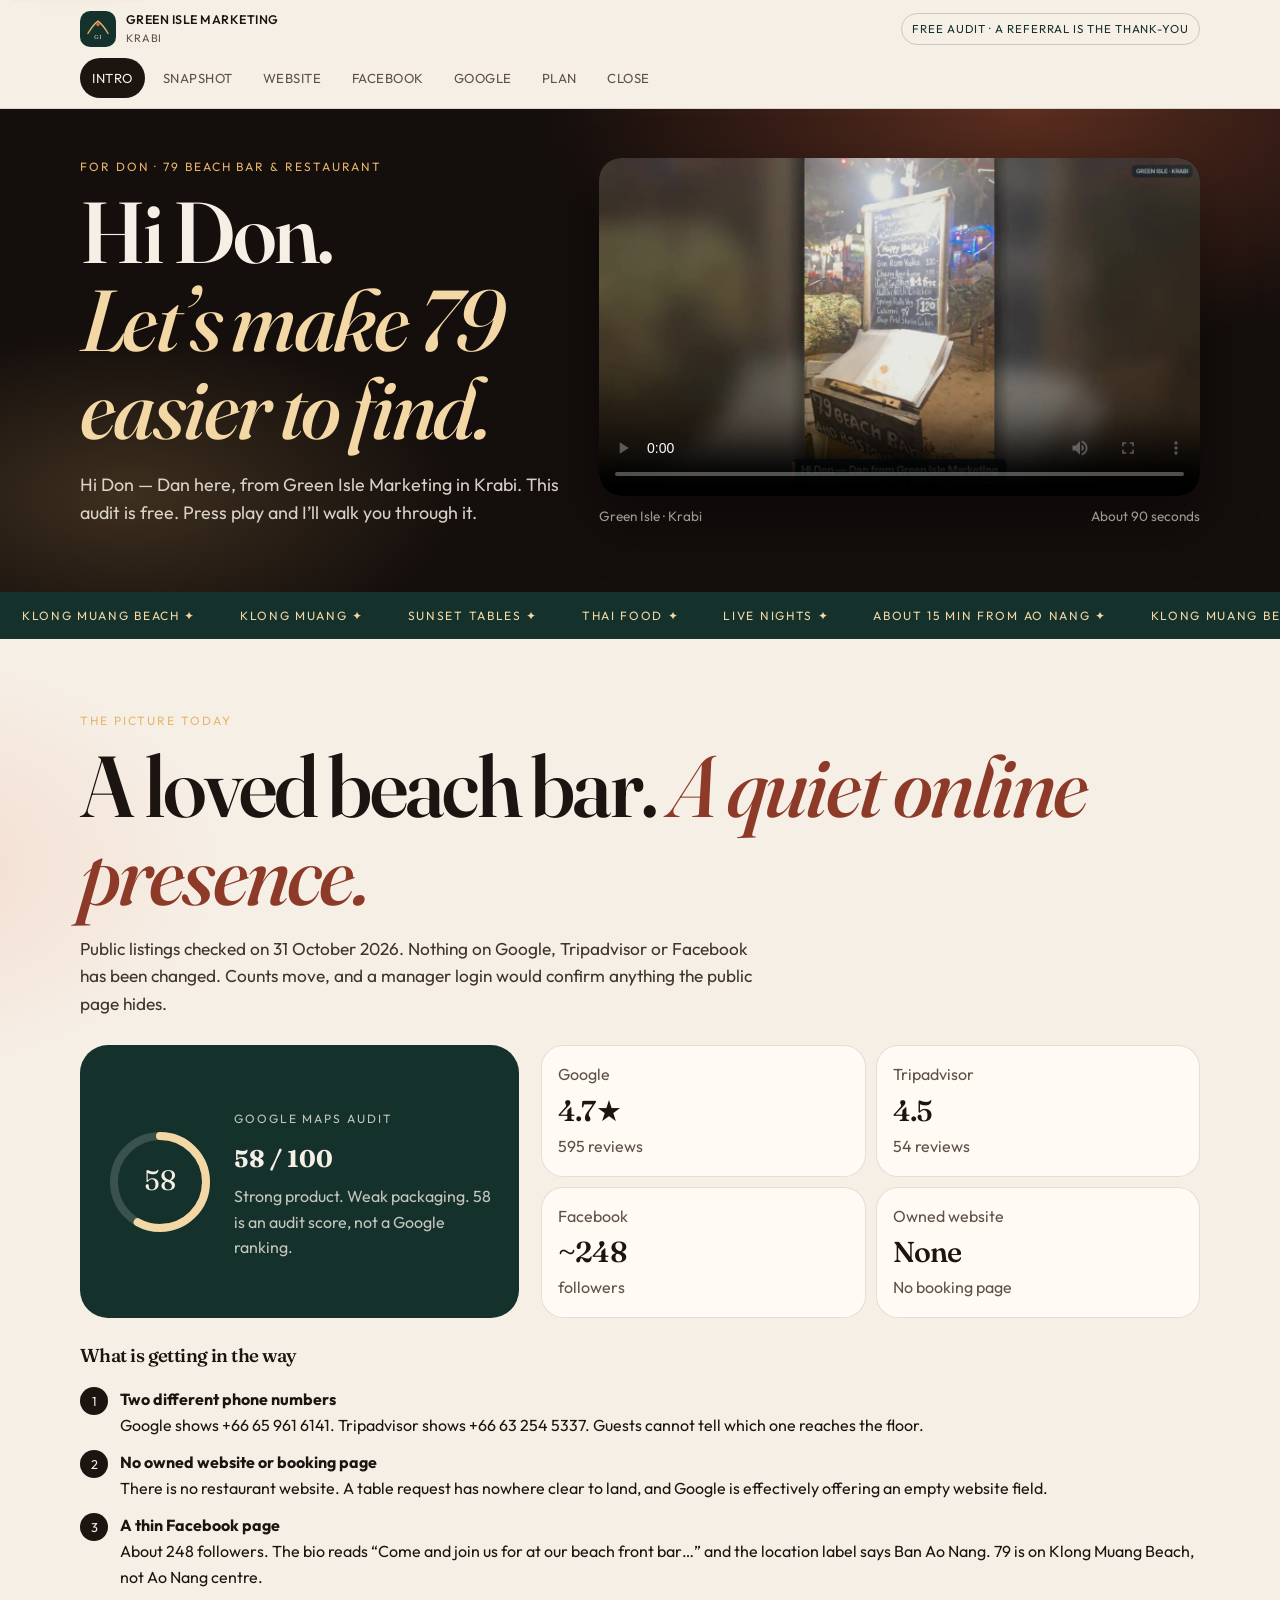
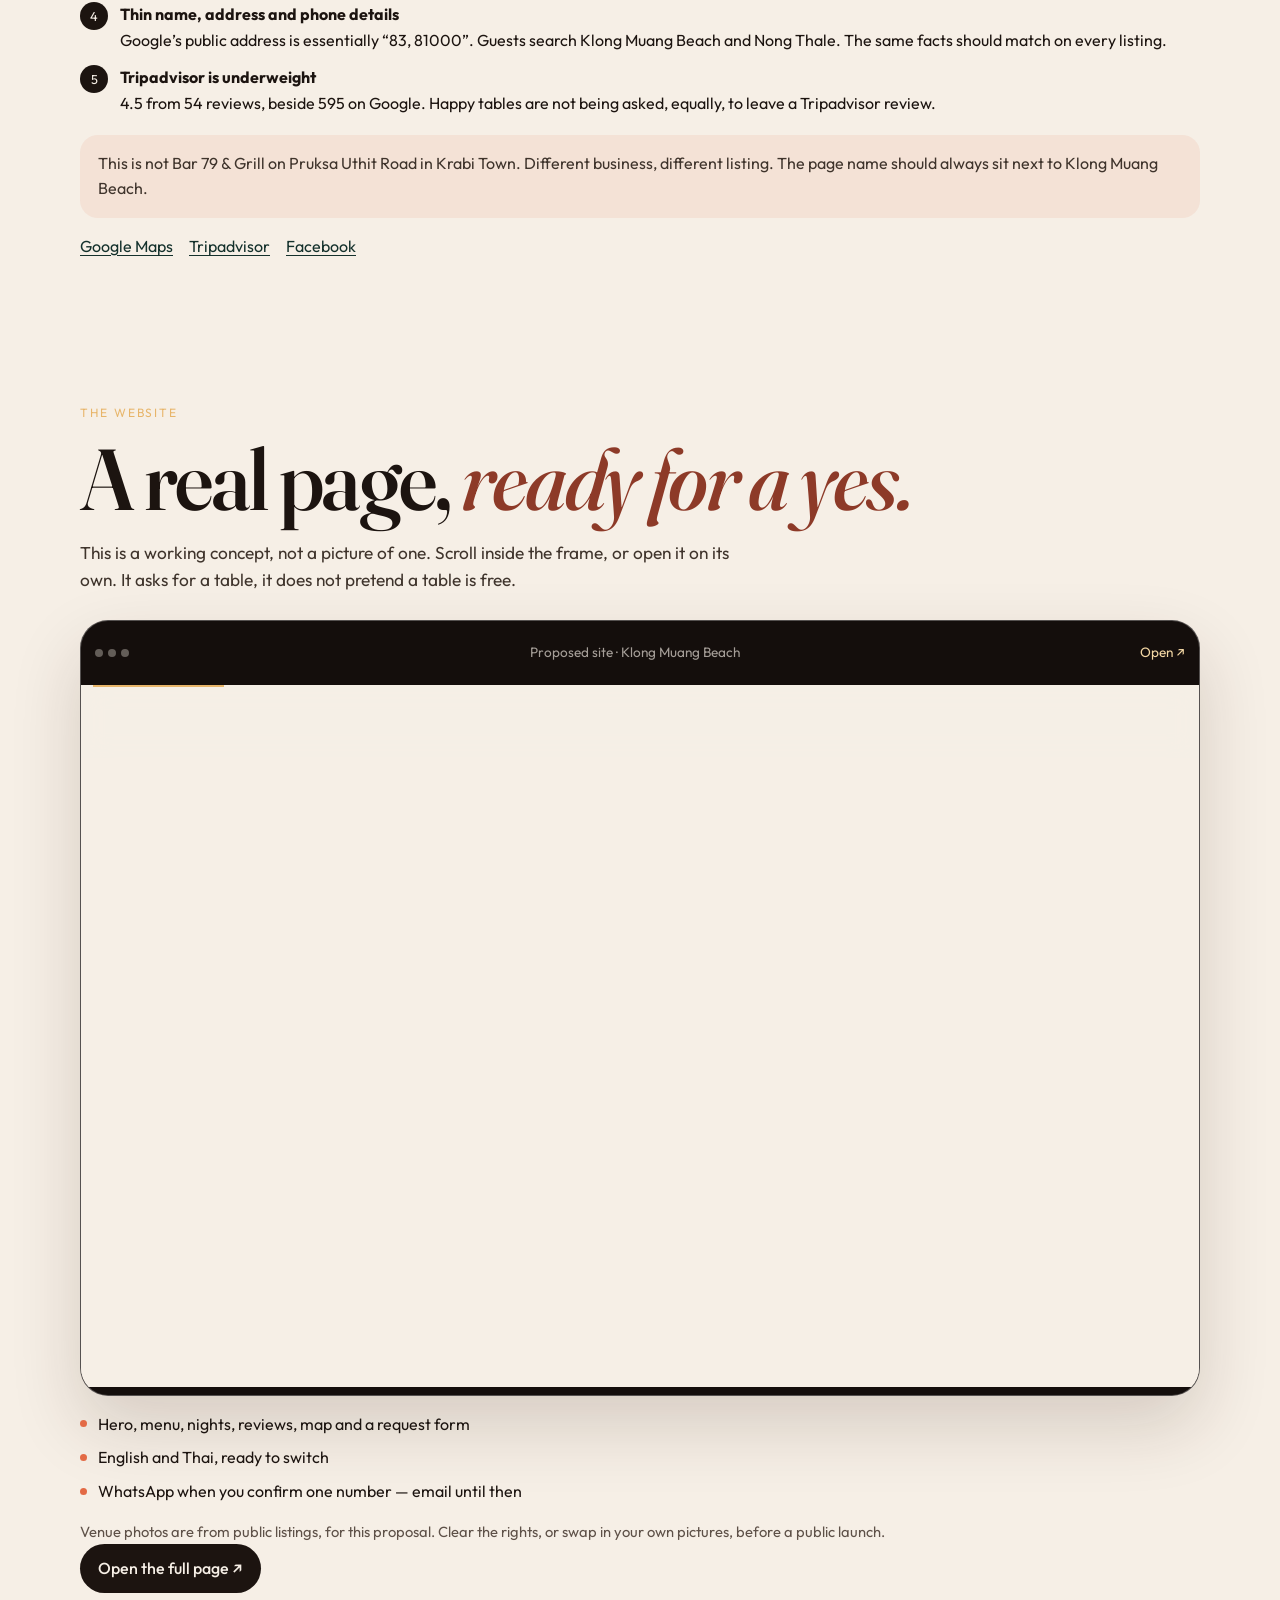
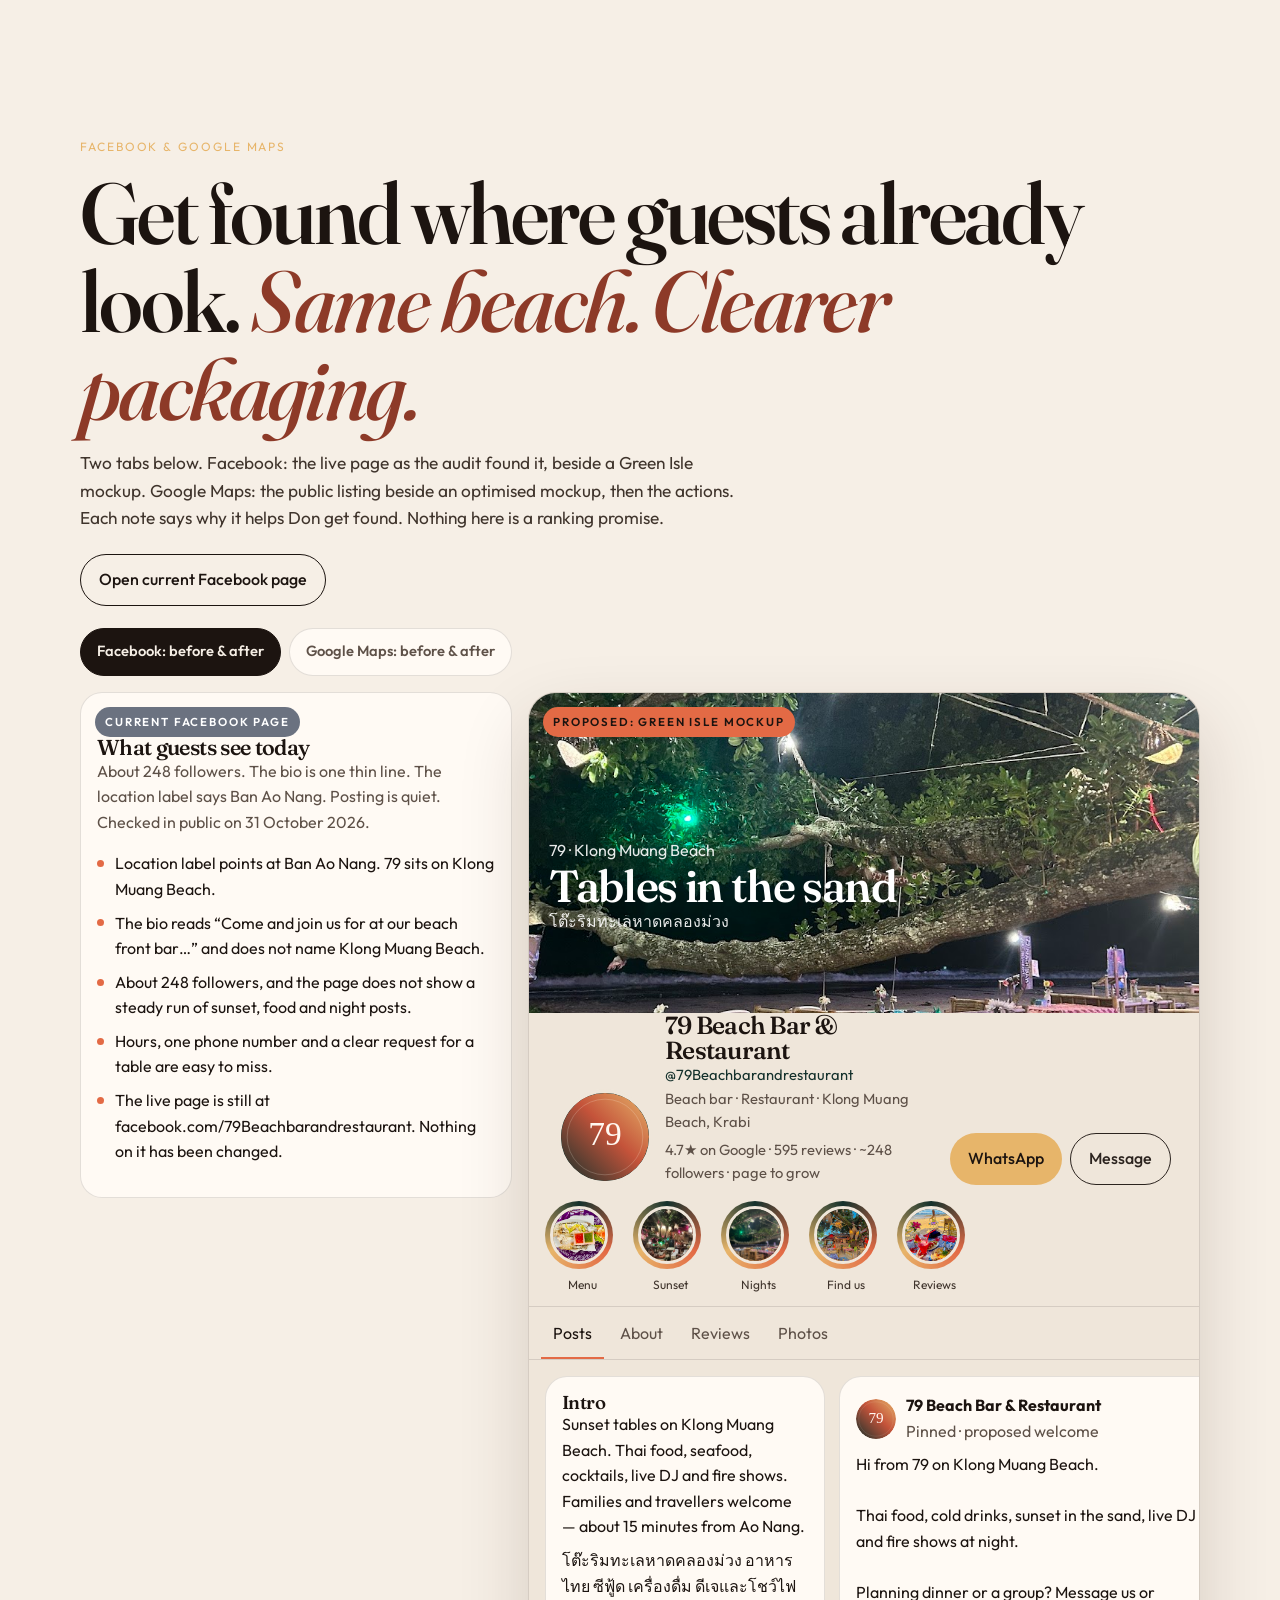
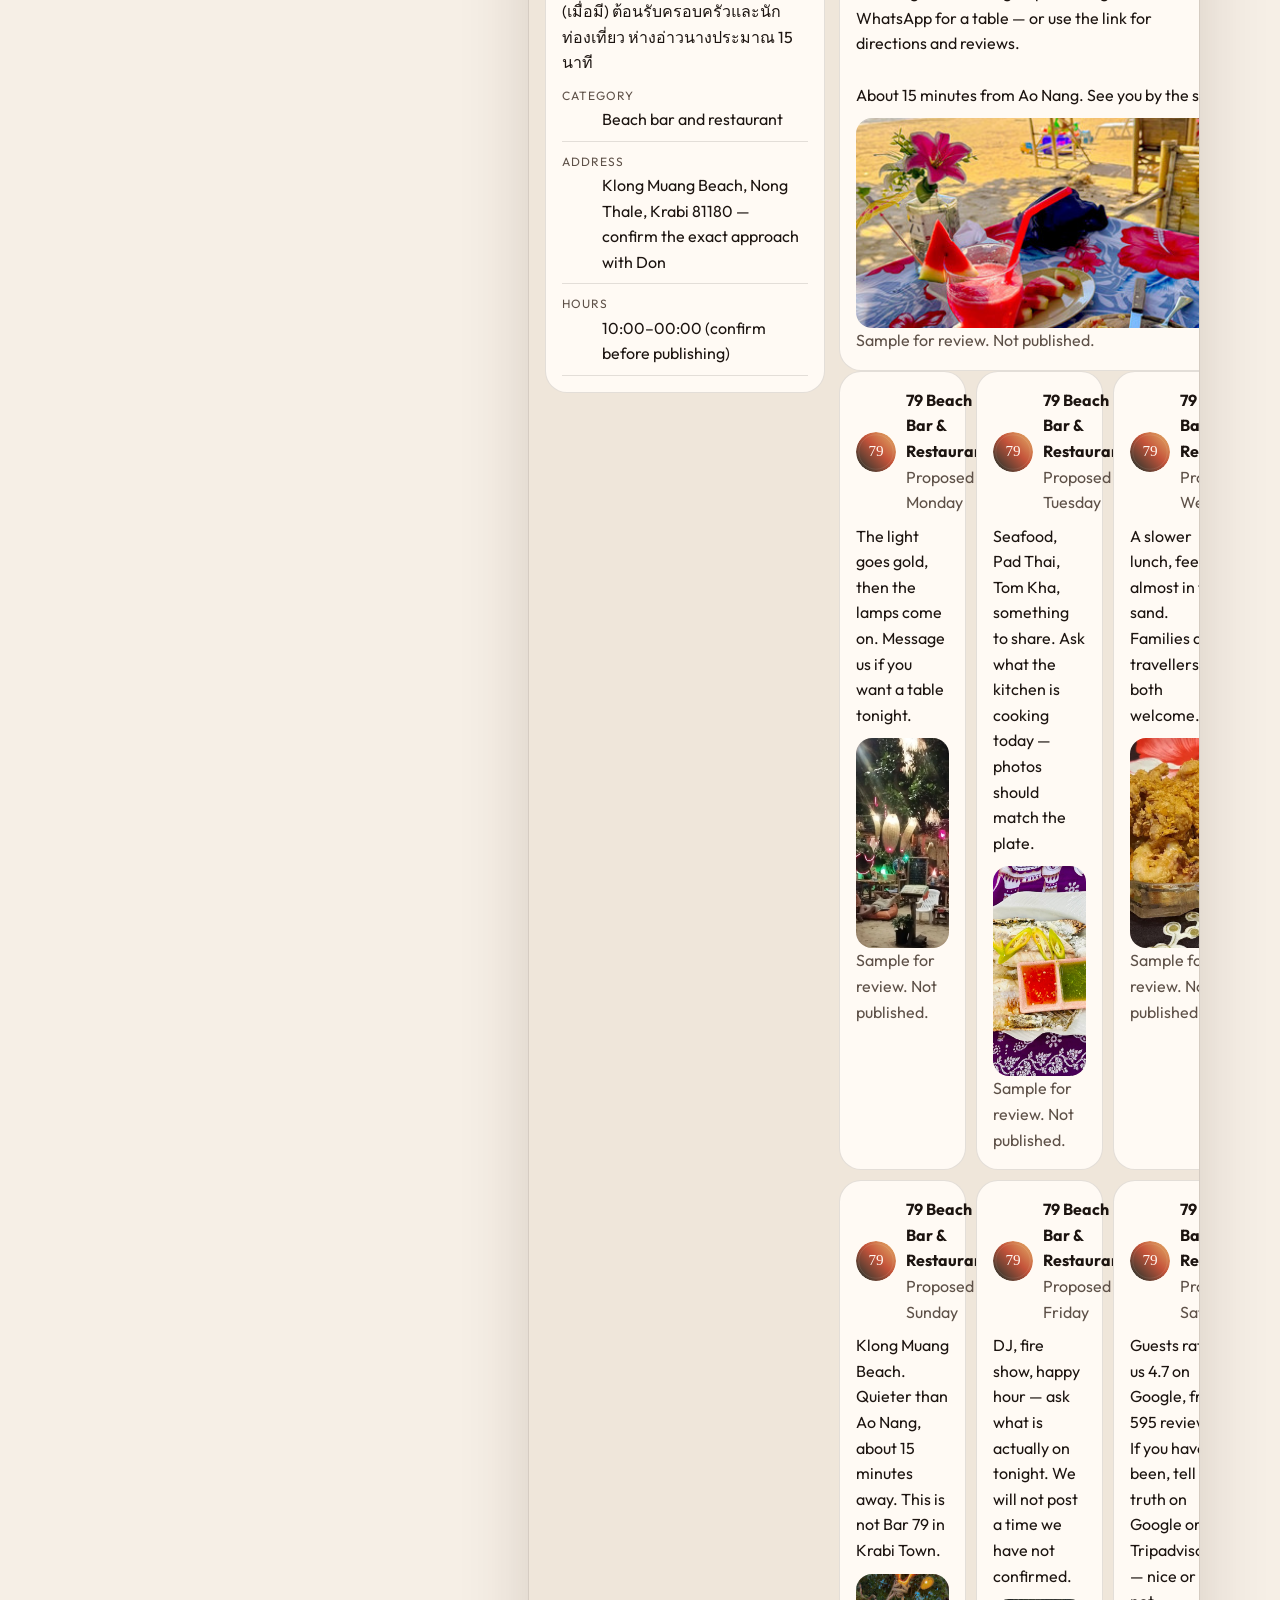
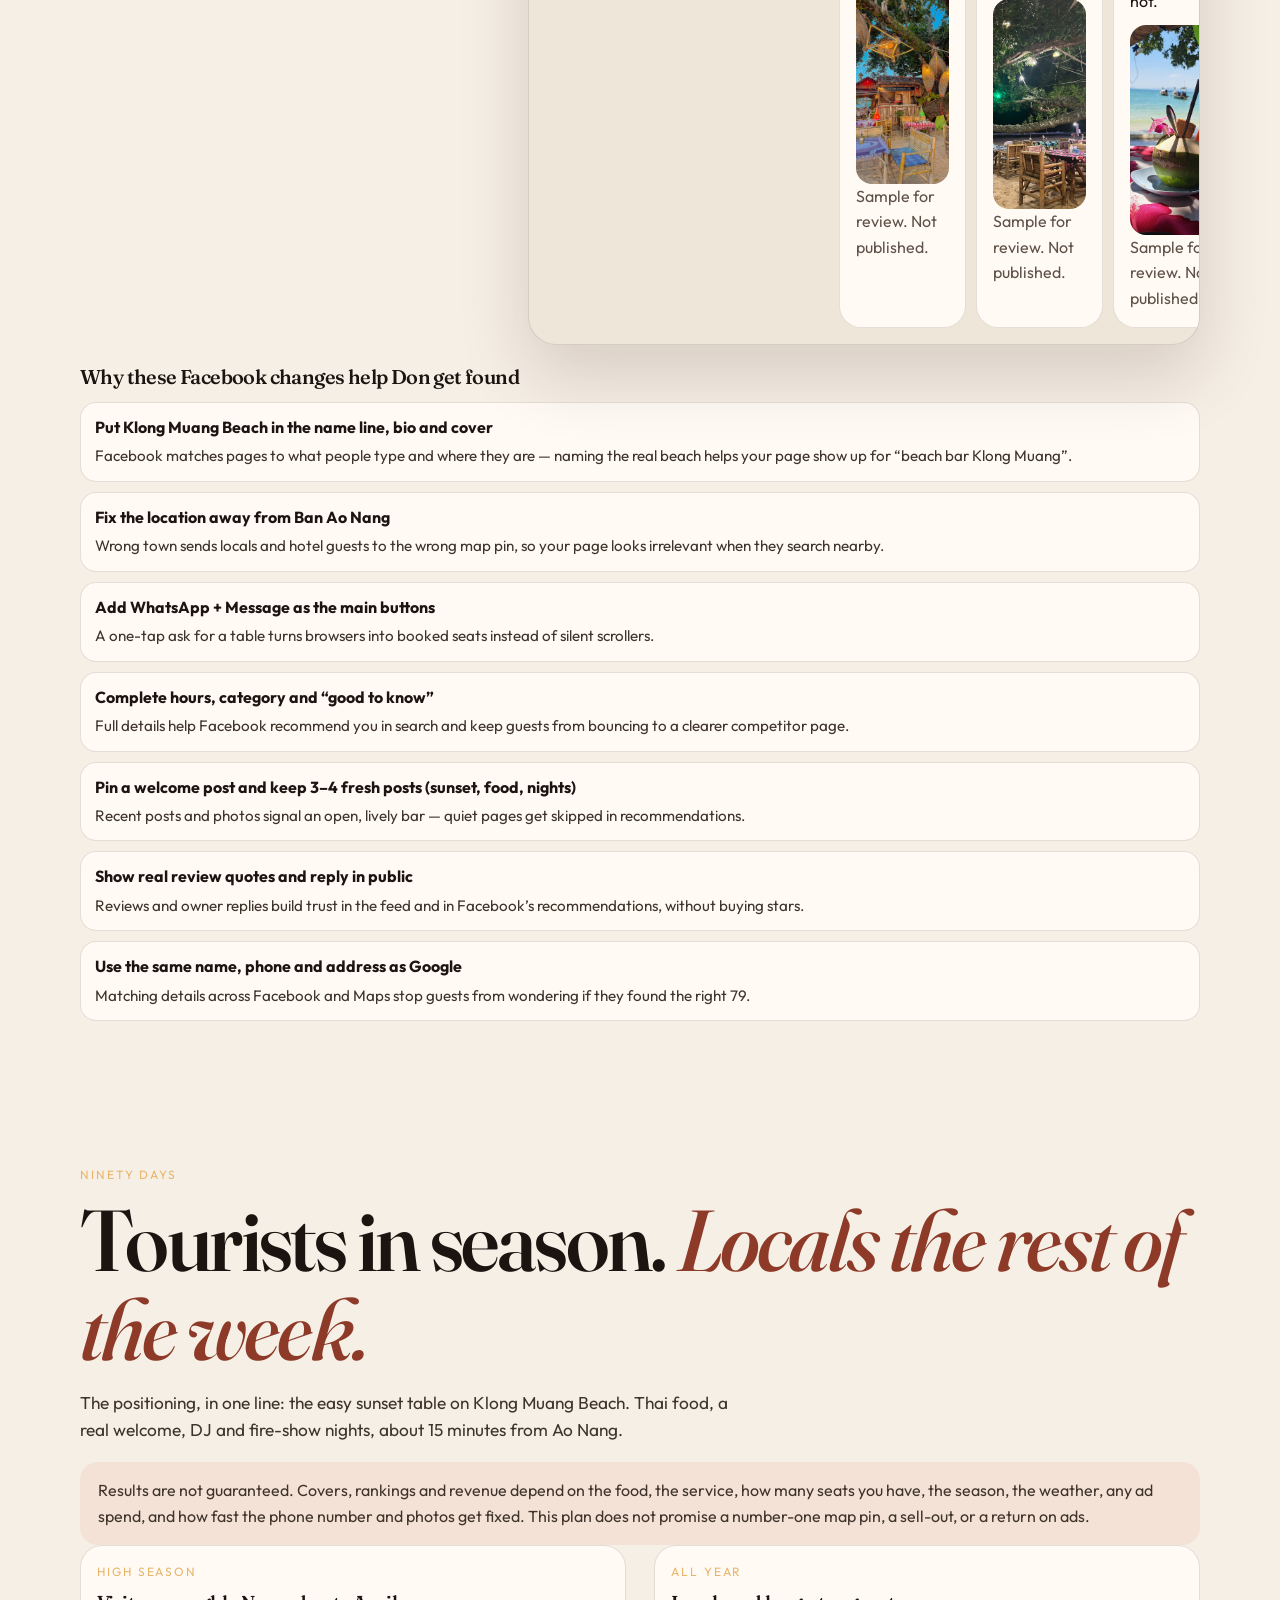
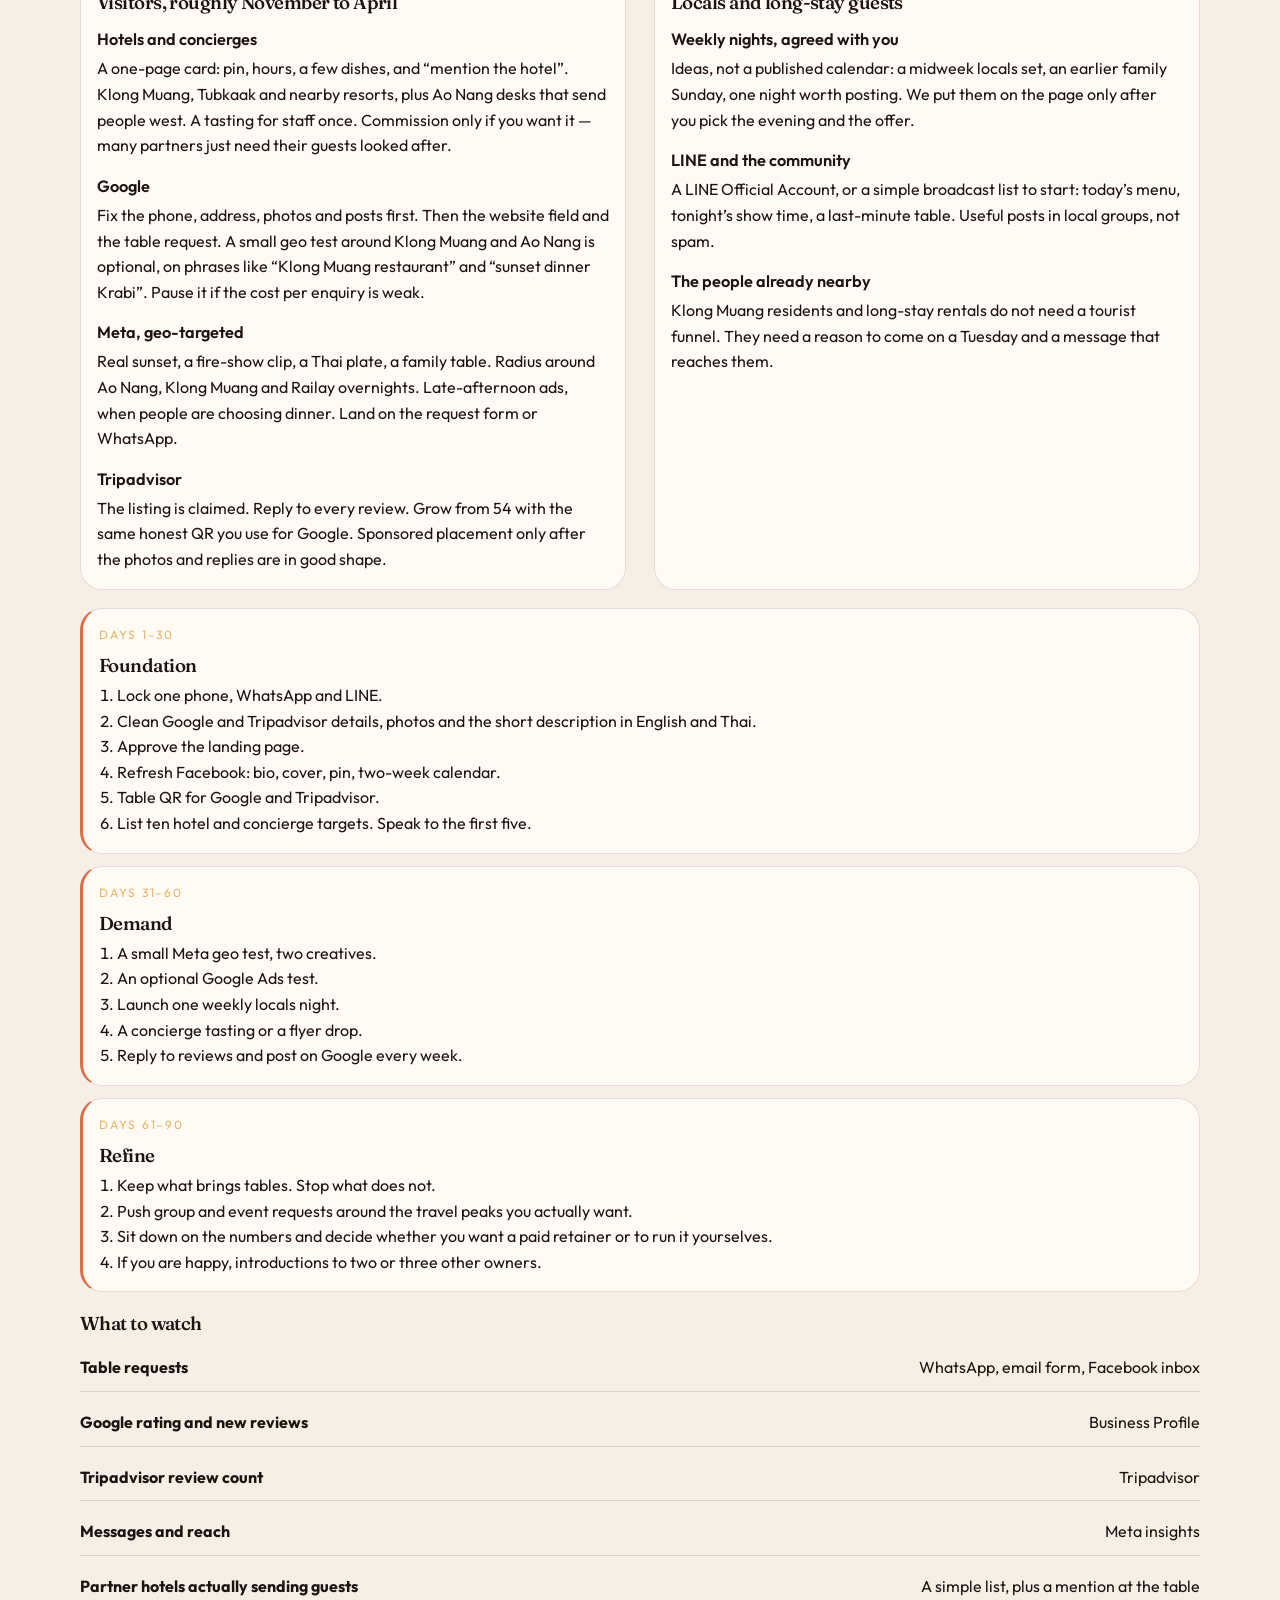
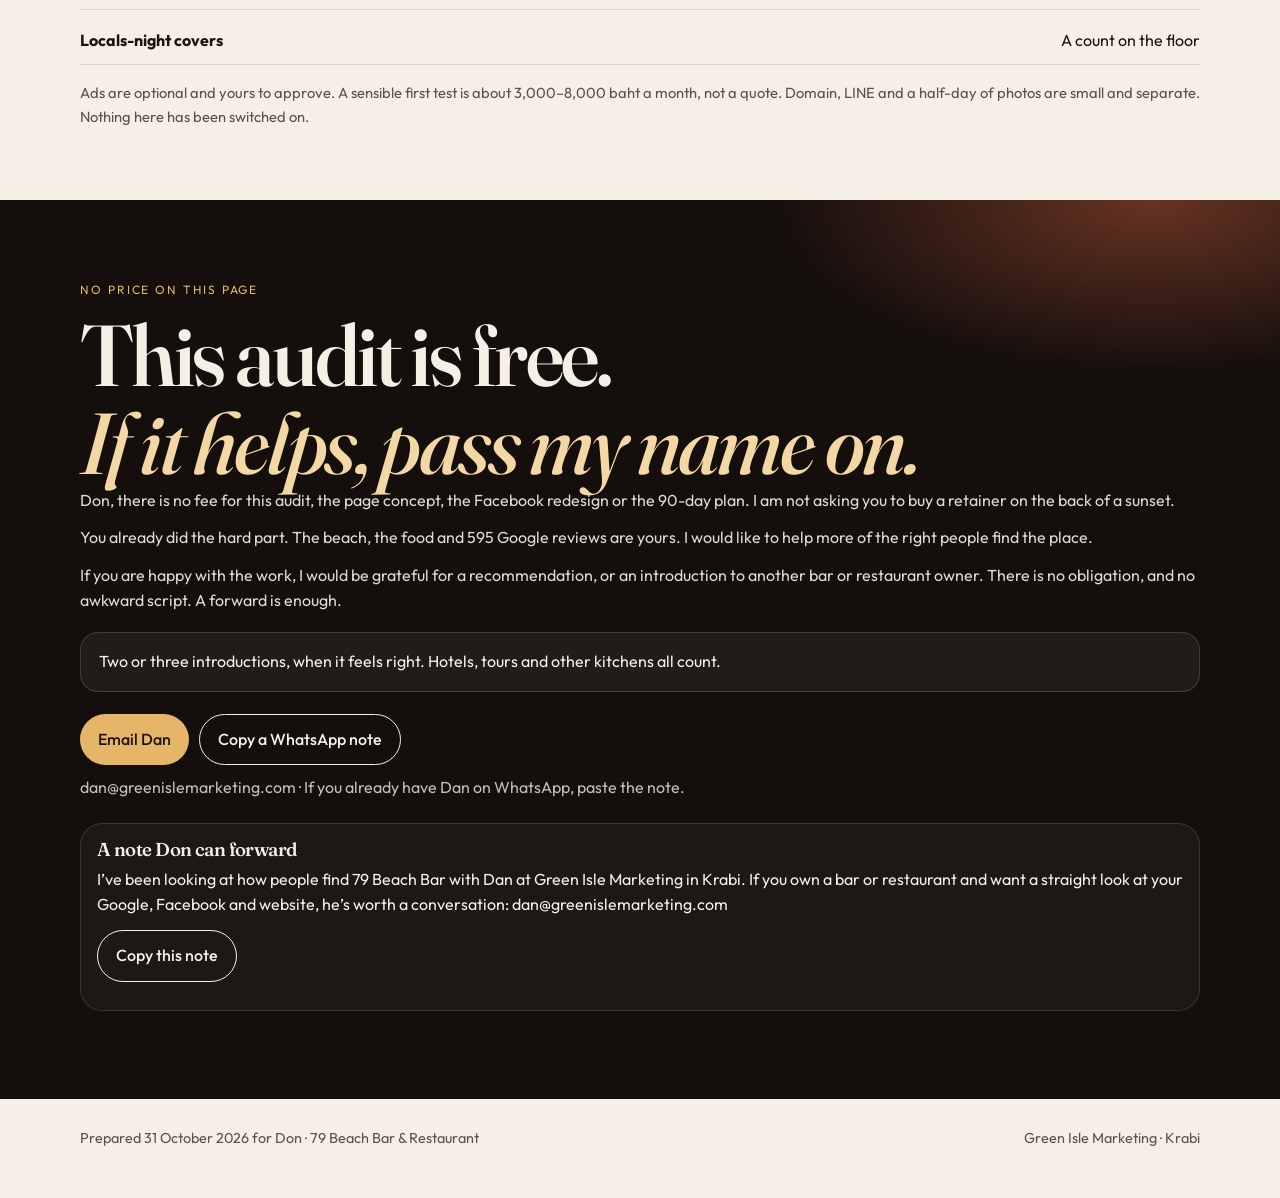
<file: proposals/79-beach-bar/index.html>
<!doctype html>
<html lang="en">
<head>
<meta charset="utf-8">
<meta name="viewport" content="width=device-width, initial-scale=1">
<meta name="robots" content="noindex,nofollow">
<meta name="theme-color" content="#140e0c">
<title>79 Beach Bar &amp; Restaurant · A growth audit for Don</title>
<meta name="description" content="A complimentary growth audit for Don, owner of 79 Beach Bar &amp; Restaurant, Klong Muang Beach, Krabi.">
<link rel="icon" href="assets/brand.svg">
<link rel="preconnect" href="https://fonts.googleapis.com">
<link rel="preconnect" href="https://fonts.gstatic.com" crossorigin>
<link href="https://fonts.googleapis.com/css2?family=Fraunces:ital,opsz,wght@0,9..144,460;0,9..144,600;1,9..144,480;1,9..144,560&family=Outfit:wght@300;400;500;600&display=swap" rel="stylesheet">
<link rel="stylesheet" href="../_shared/tokens.css">
<link rel="stylesheet" href="../_shared/proposal.css">
</head>
<body>
<a class="skip" href="#intro">Skip to content</a>
<div id="app" aria-busy="true"><div class="boot" role="status">Preparing Don’s proposal…</div></div>
<noscript><p class="boot">This proposal needs JavaScript to display.</p></noscript>
<script src="../_shared/proposal.js" defer></script>
</body>
</html>
</file>
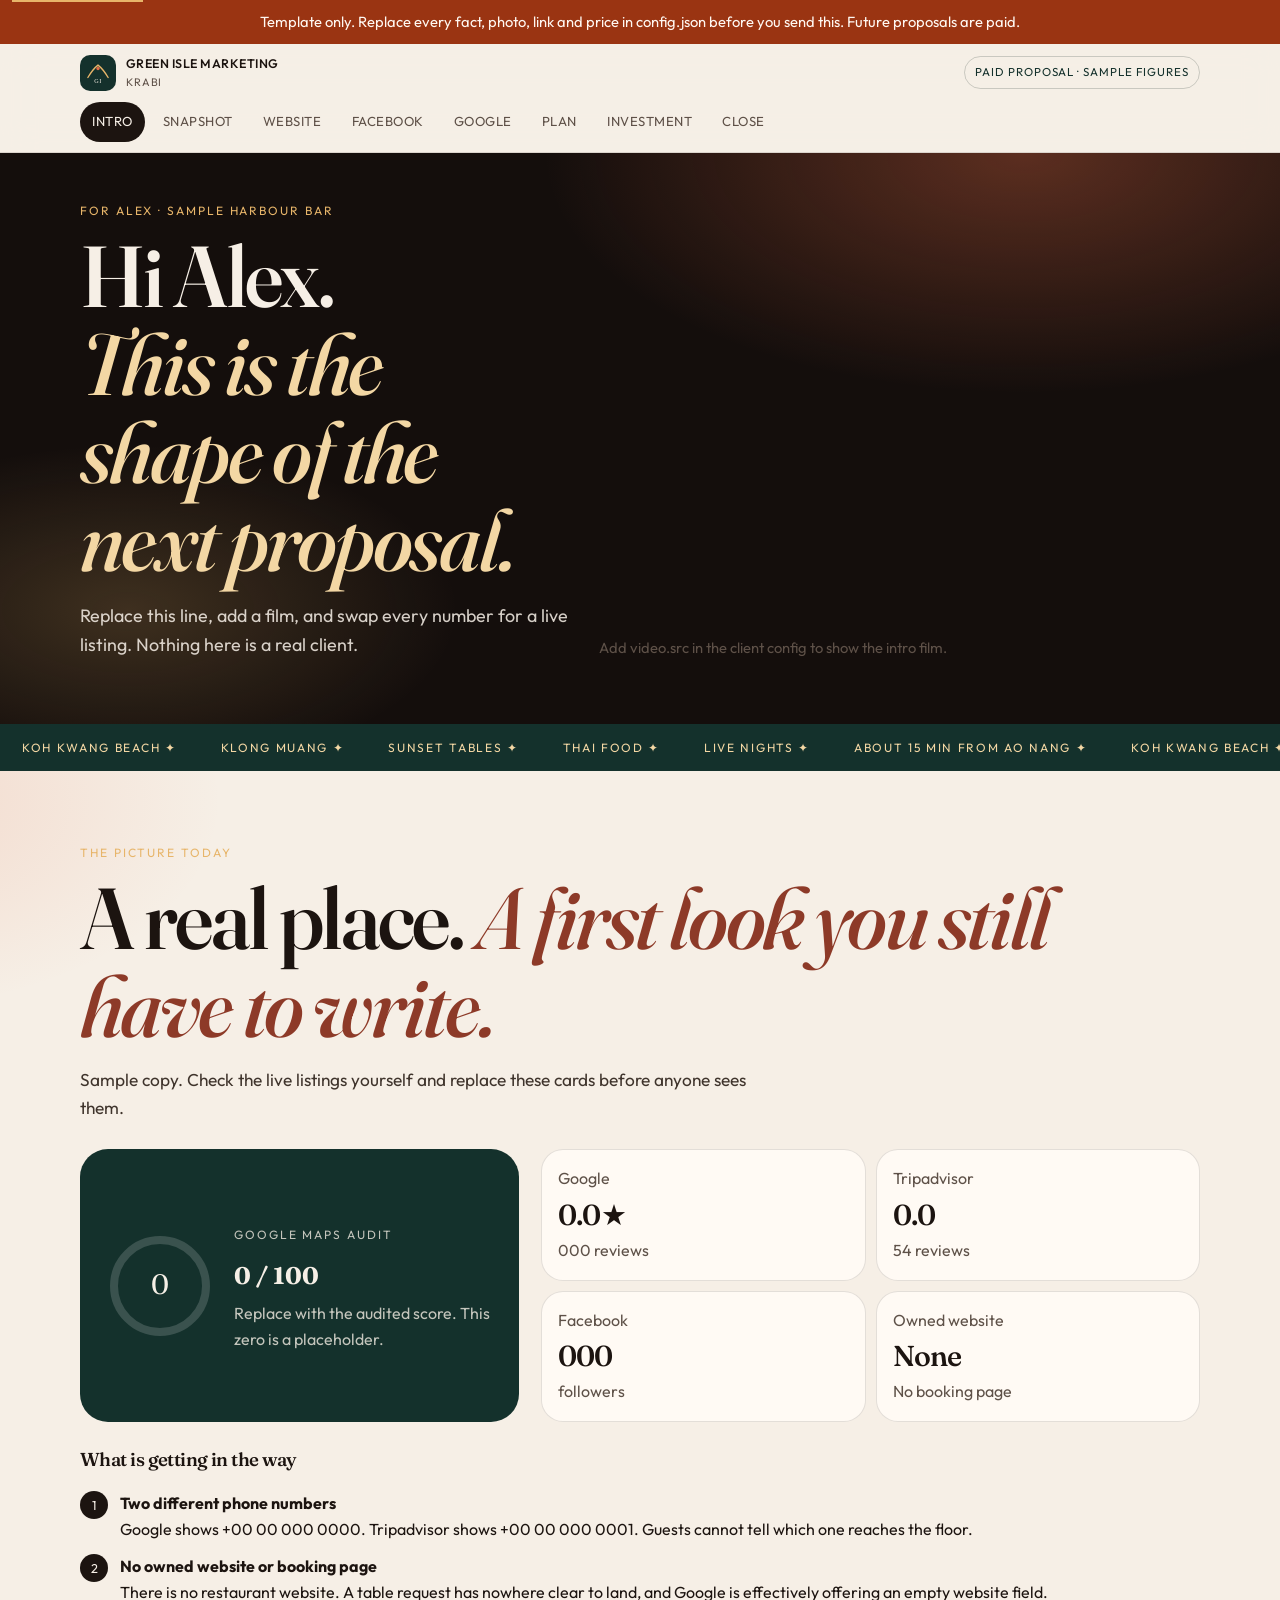
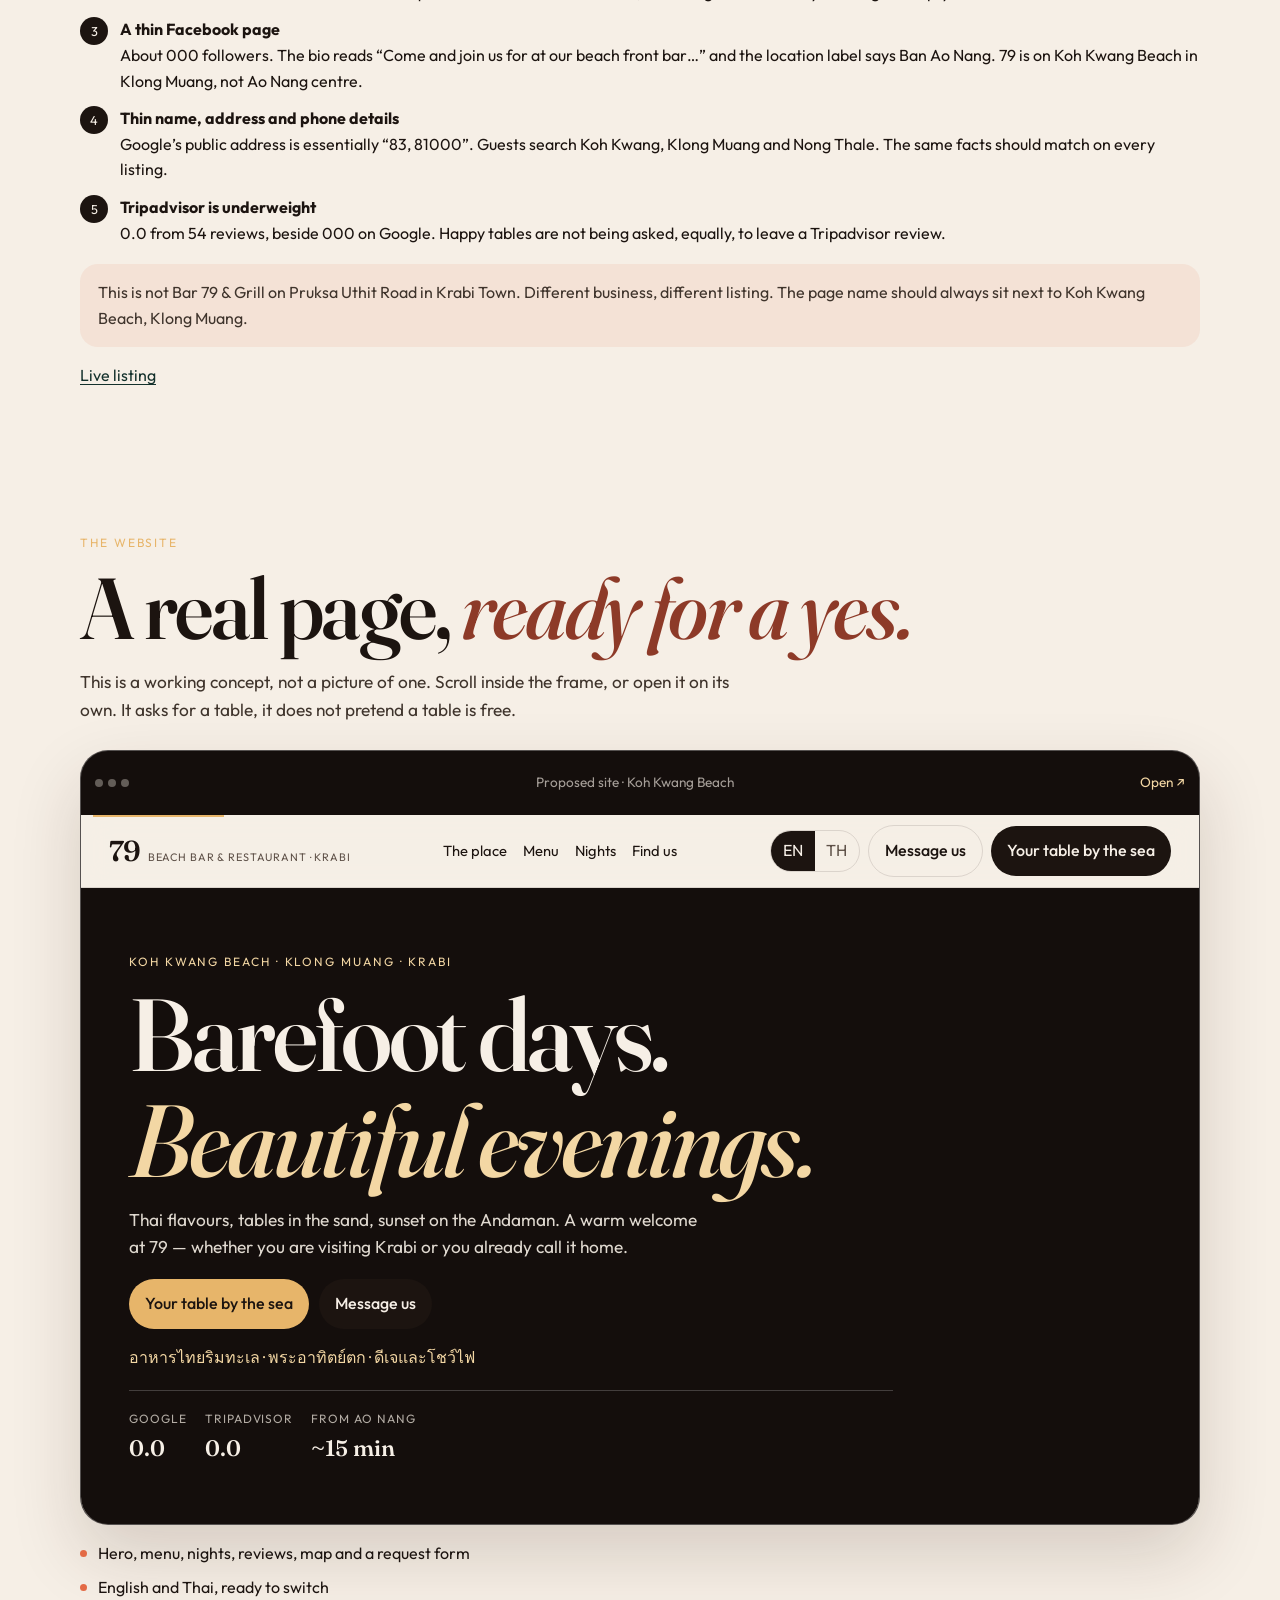
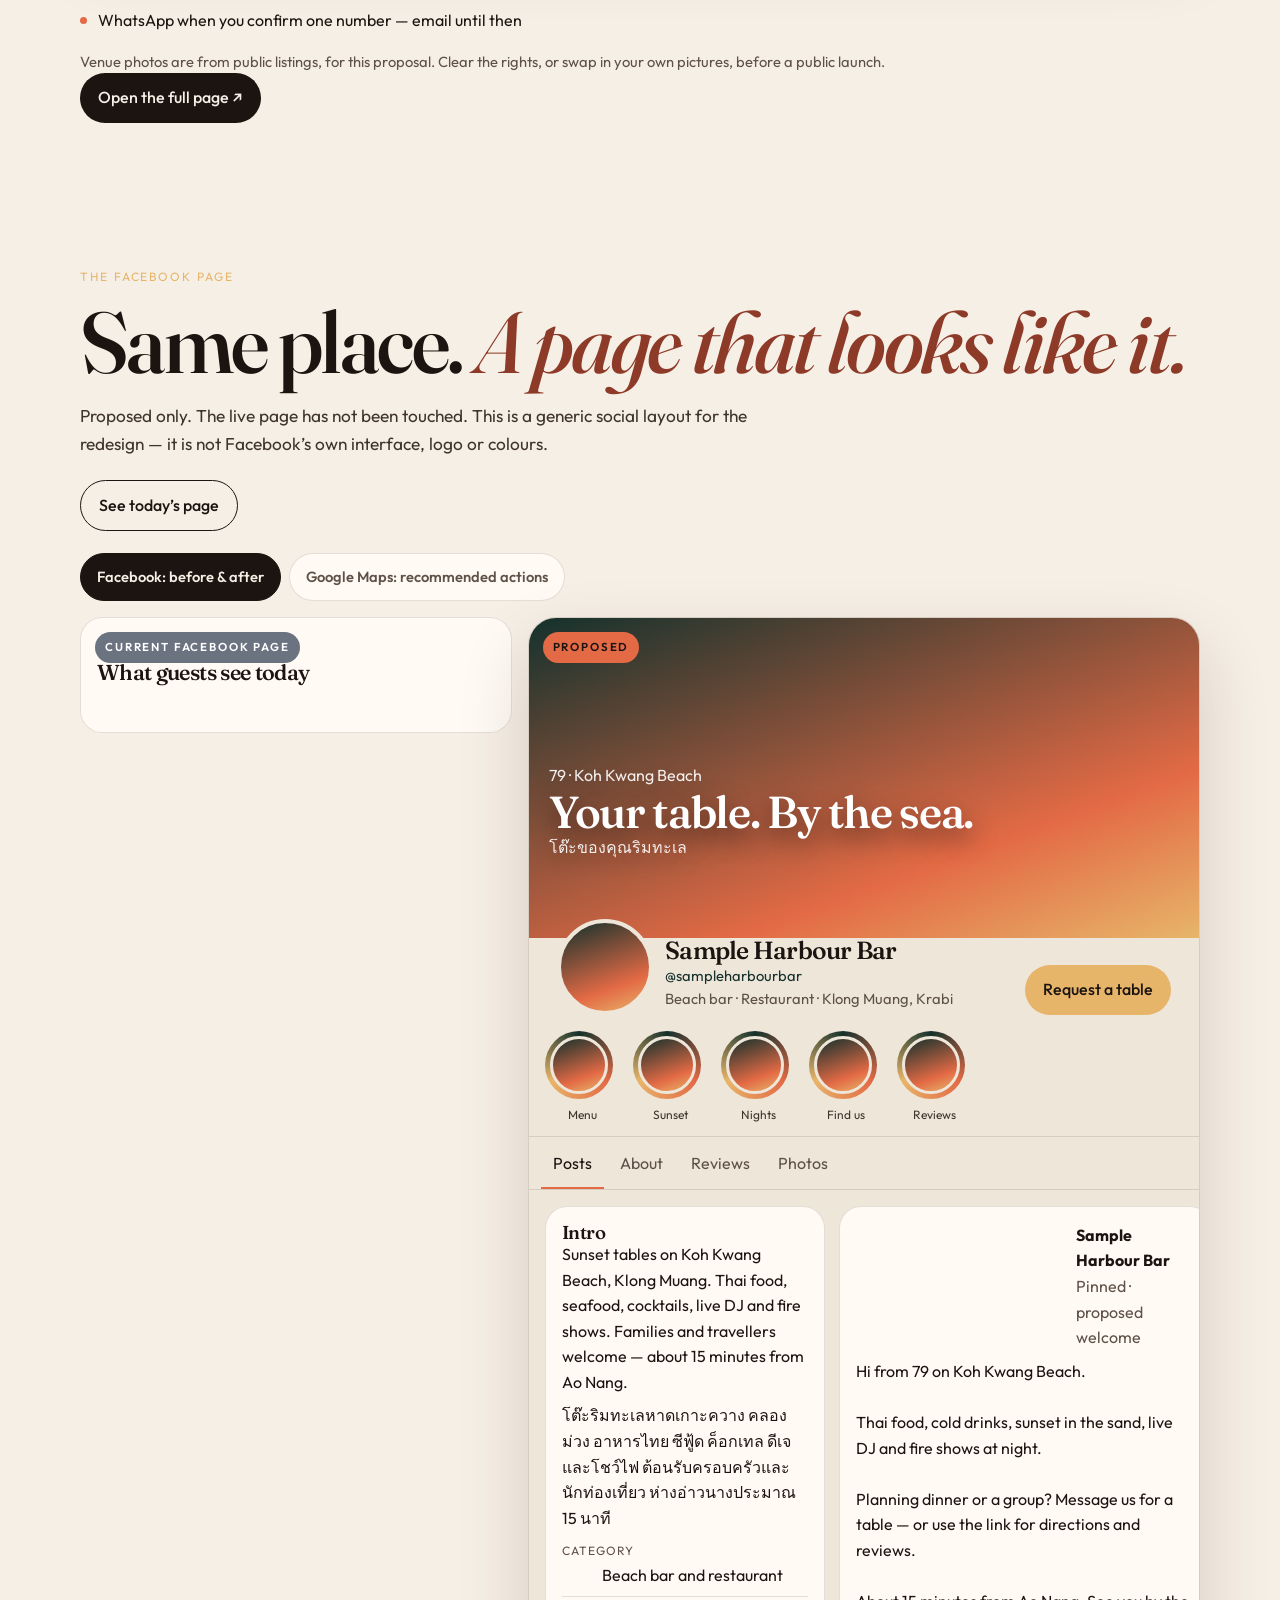
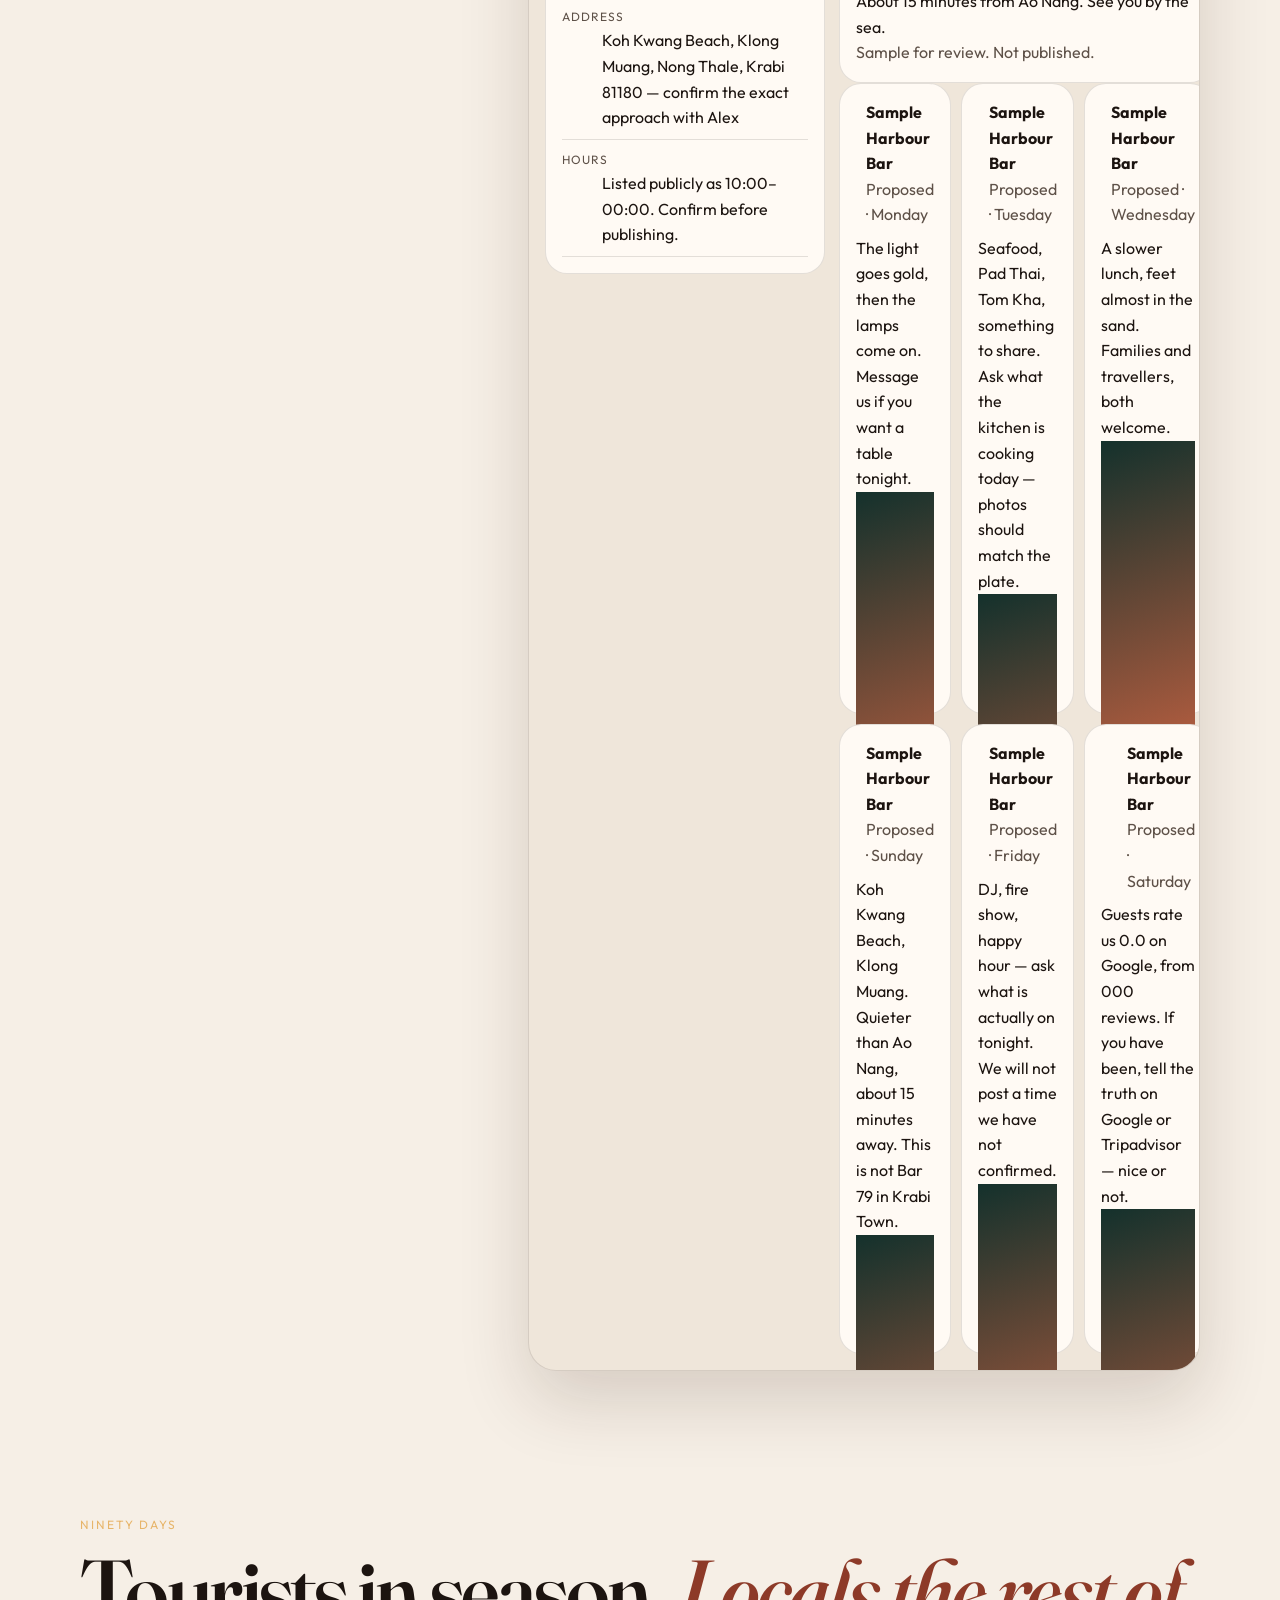
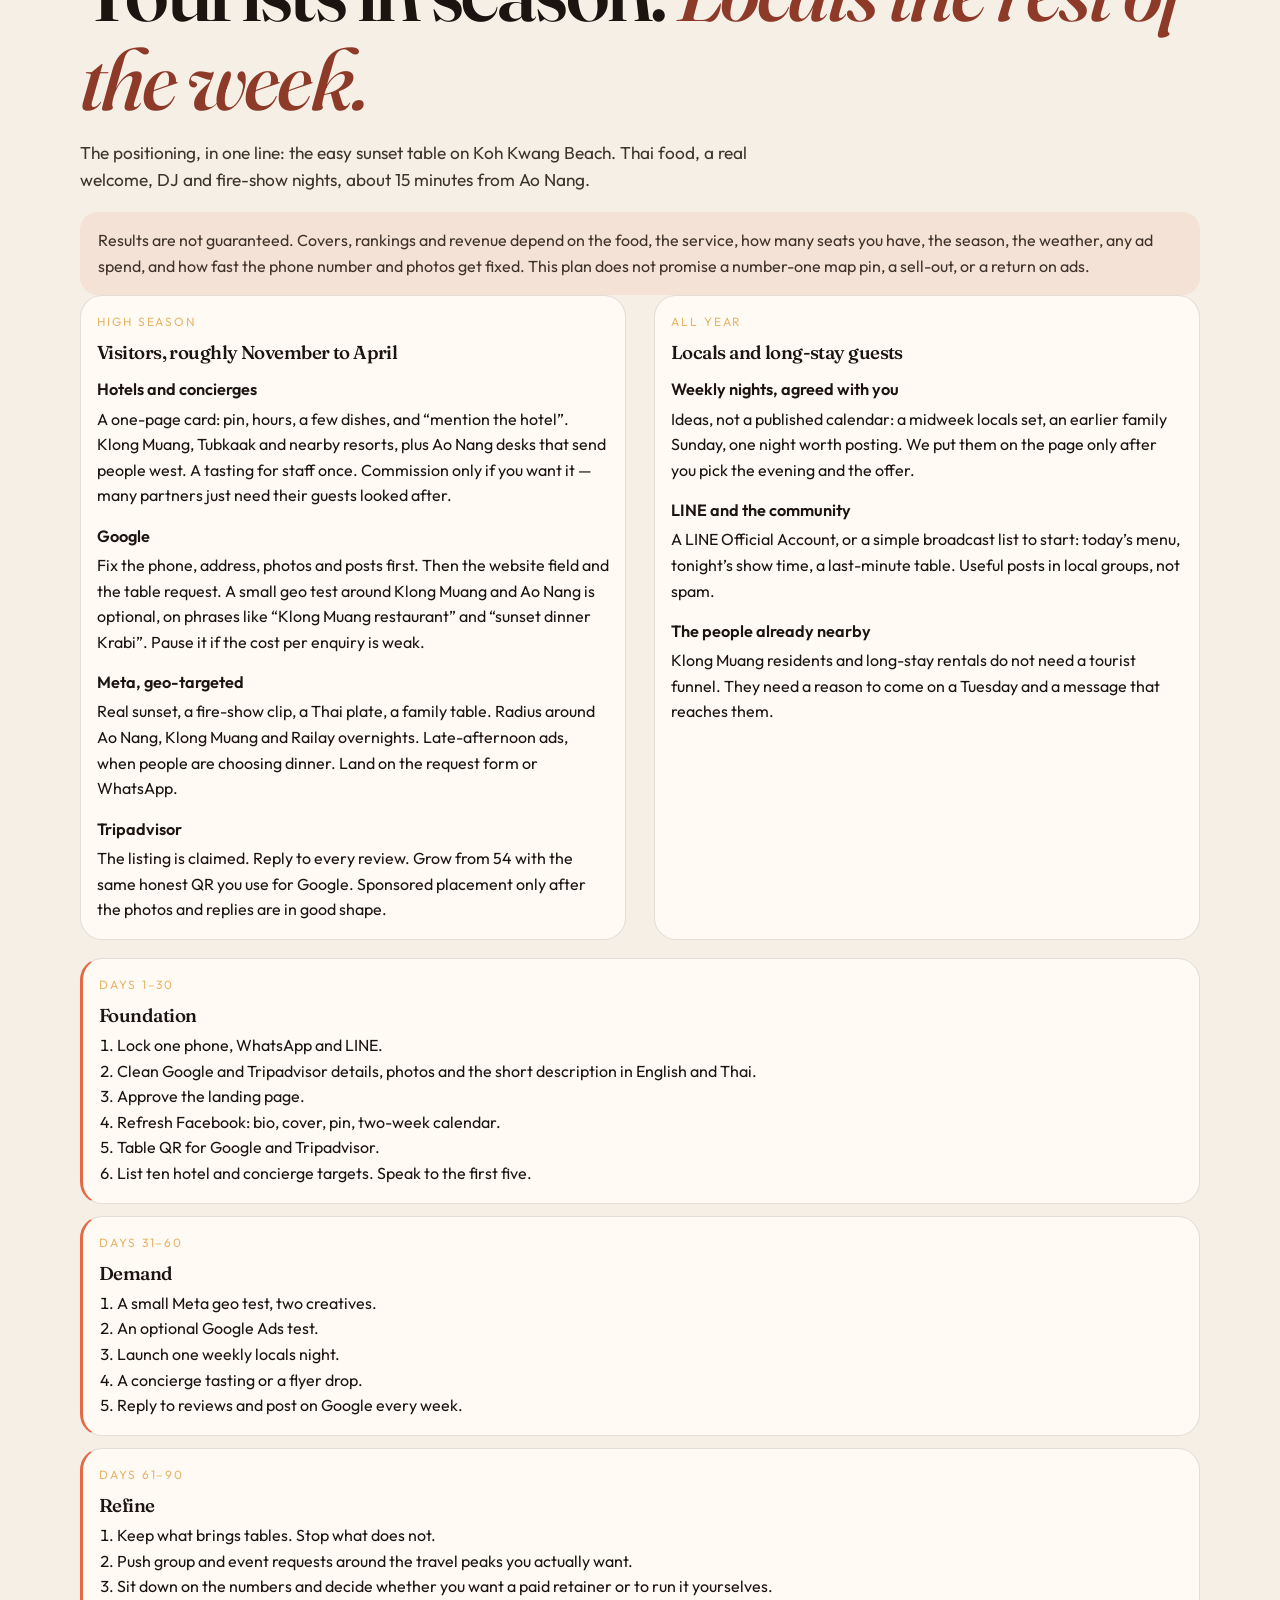
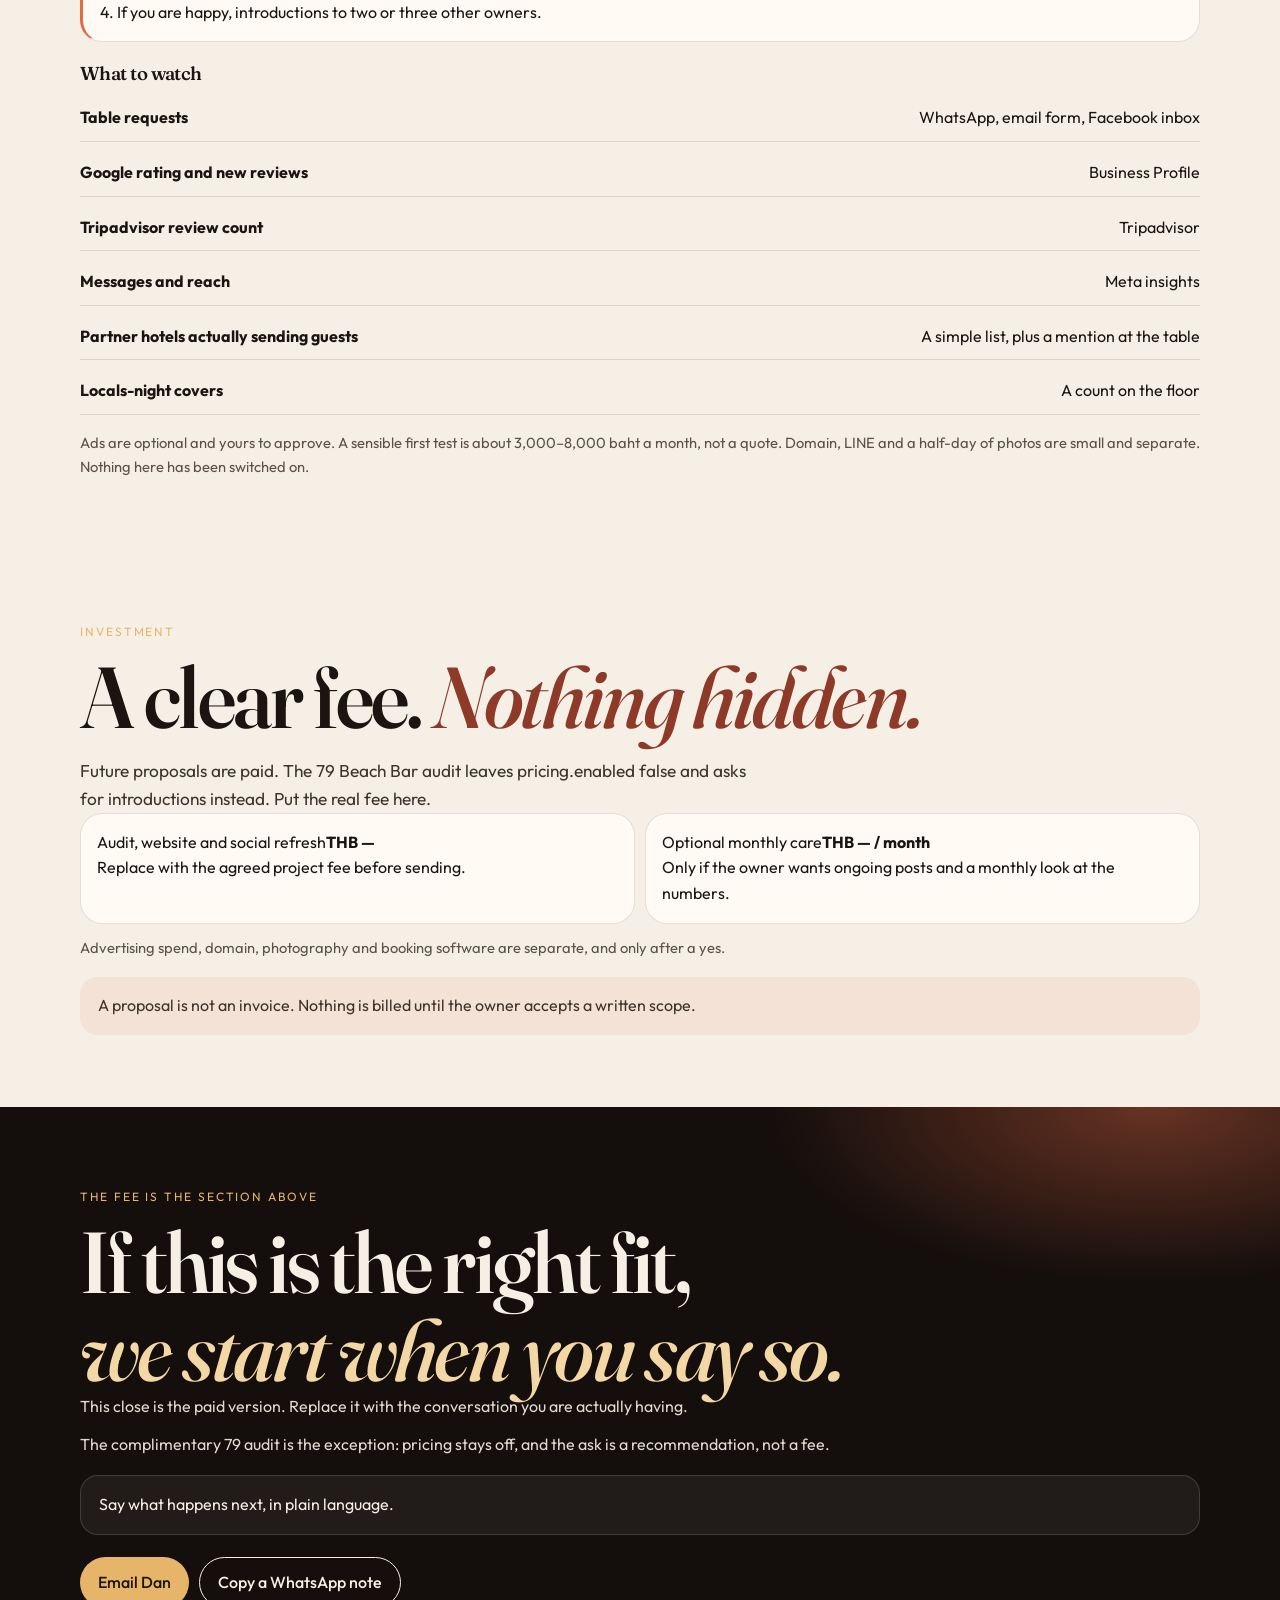
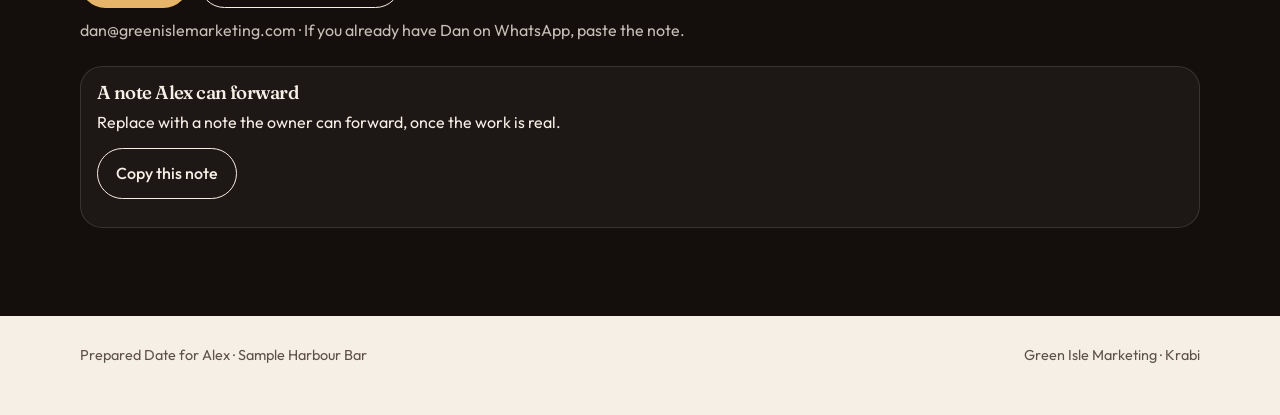
<file: proposals/_template/index.html>
<!doctype html>
<html lang="en">
<head>
<meta charset="utf-8">
<meta name="viewport" content="width=device-width, initial-scale=1">
<meta name="robots" content="noindex,nofollow">
<meta name="theme-color" content="#140e0c">
<title>Proposal template · Green Isle Marketing</title>
<link rel="icon" href="../_shared/mark.svg">
<link rel="preconnect" href="https://fonts.googleapis.com">
<link rel="preconnect" href="https://fonts.gstatic.com" crossorigin>
<link href="https://fonts.googleapis.com/css2?family=Fraunces:ital,opsz,wght@0,9..144,460;0,9..144,600;1,9..144,480;1,9..144,560&family=Outfit:wght@300;400;500;600&display=swap" rel="stylesheet">
<link rel="stylesheet" href="../_shared/tokens.css">
<link rel="stylesheet" href="../_shared/proposal.css">
</head>
<body>
<a class="skip" href="#intro">Skip to content</a>
<div id="app" aria-busy="true"><div class="boot" role="status">Loading the template…</div></div>
<noscript><p class="boot">This proposal needs JavaScript to display.</p></noscript>
<script src="../_shared/proposal.js" defer></script>
</body>
</html>
</file>
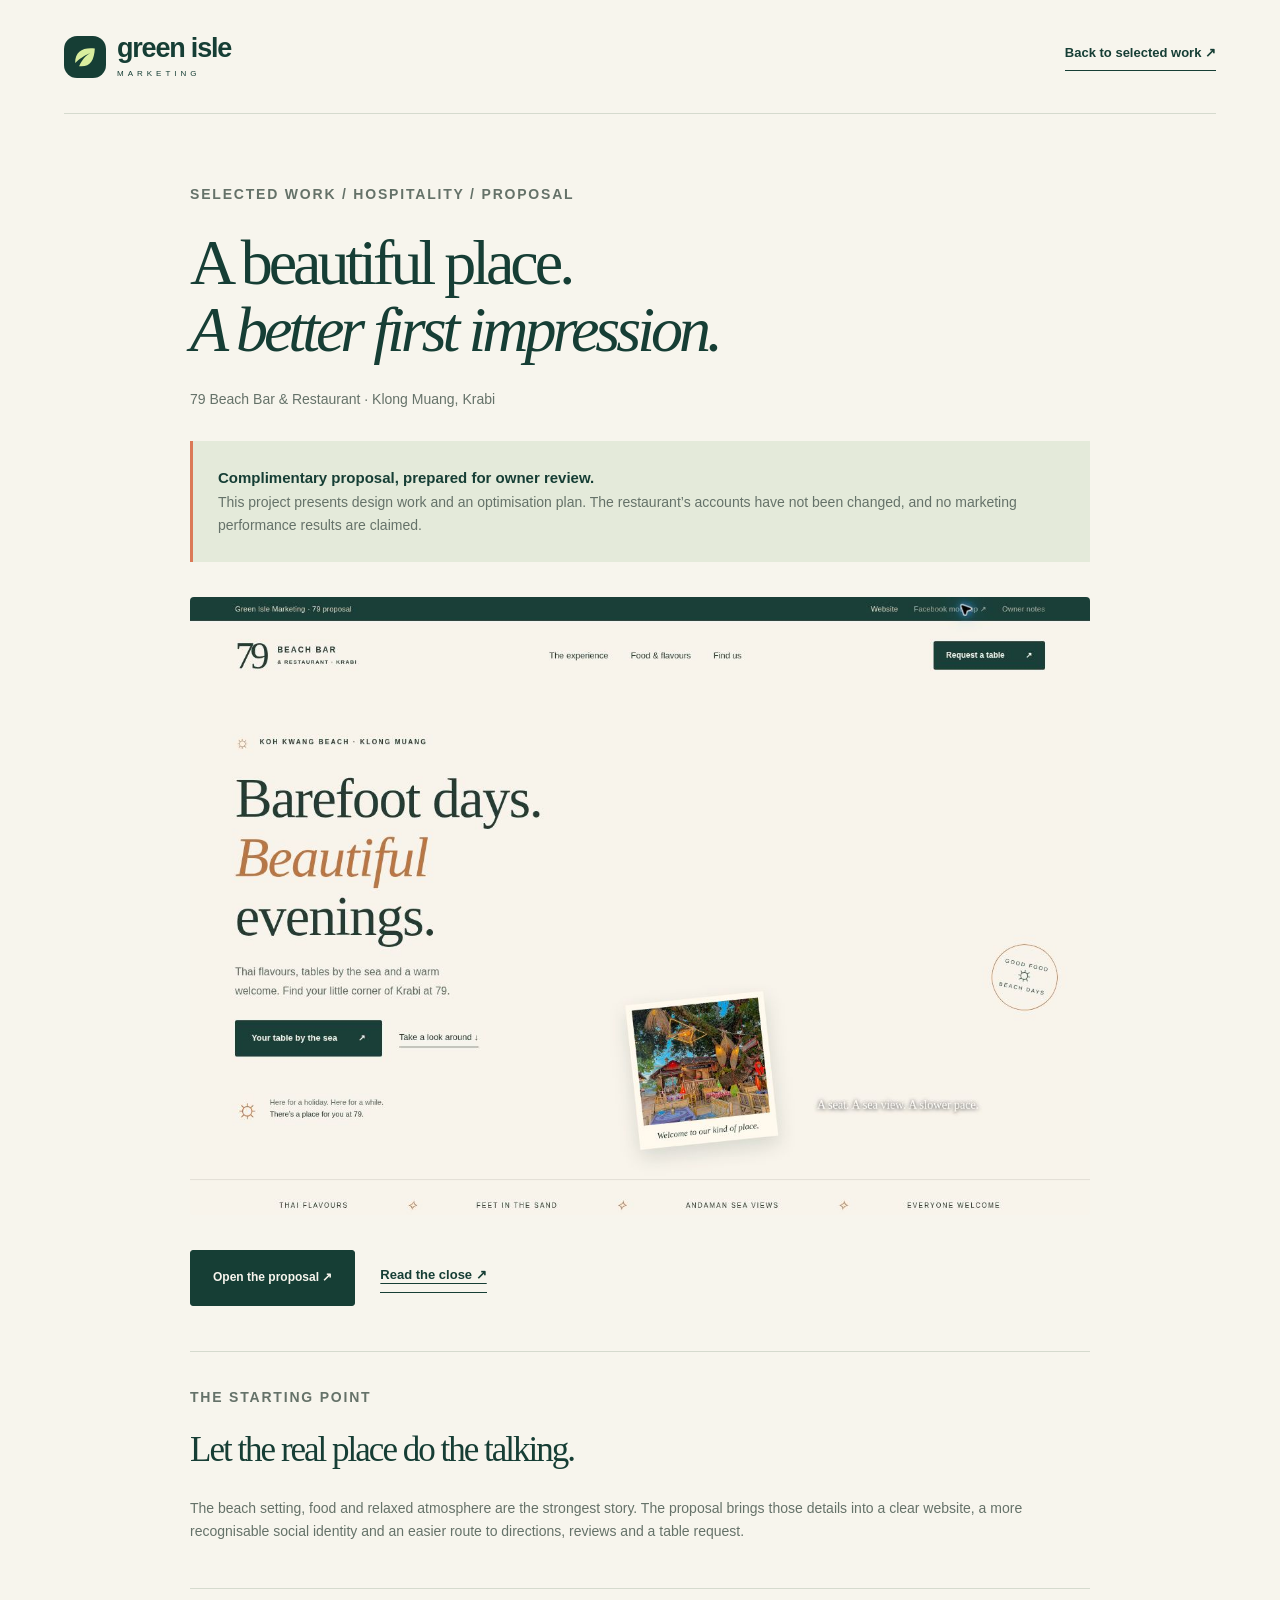
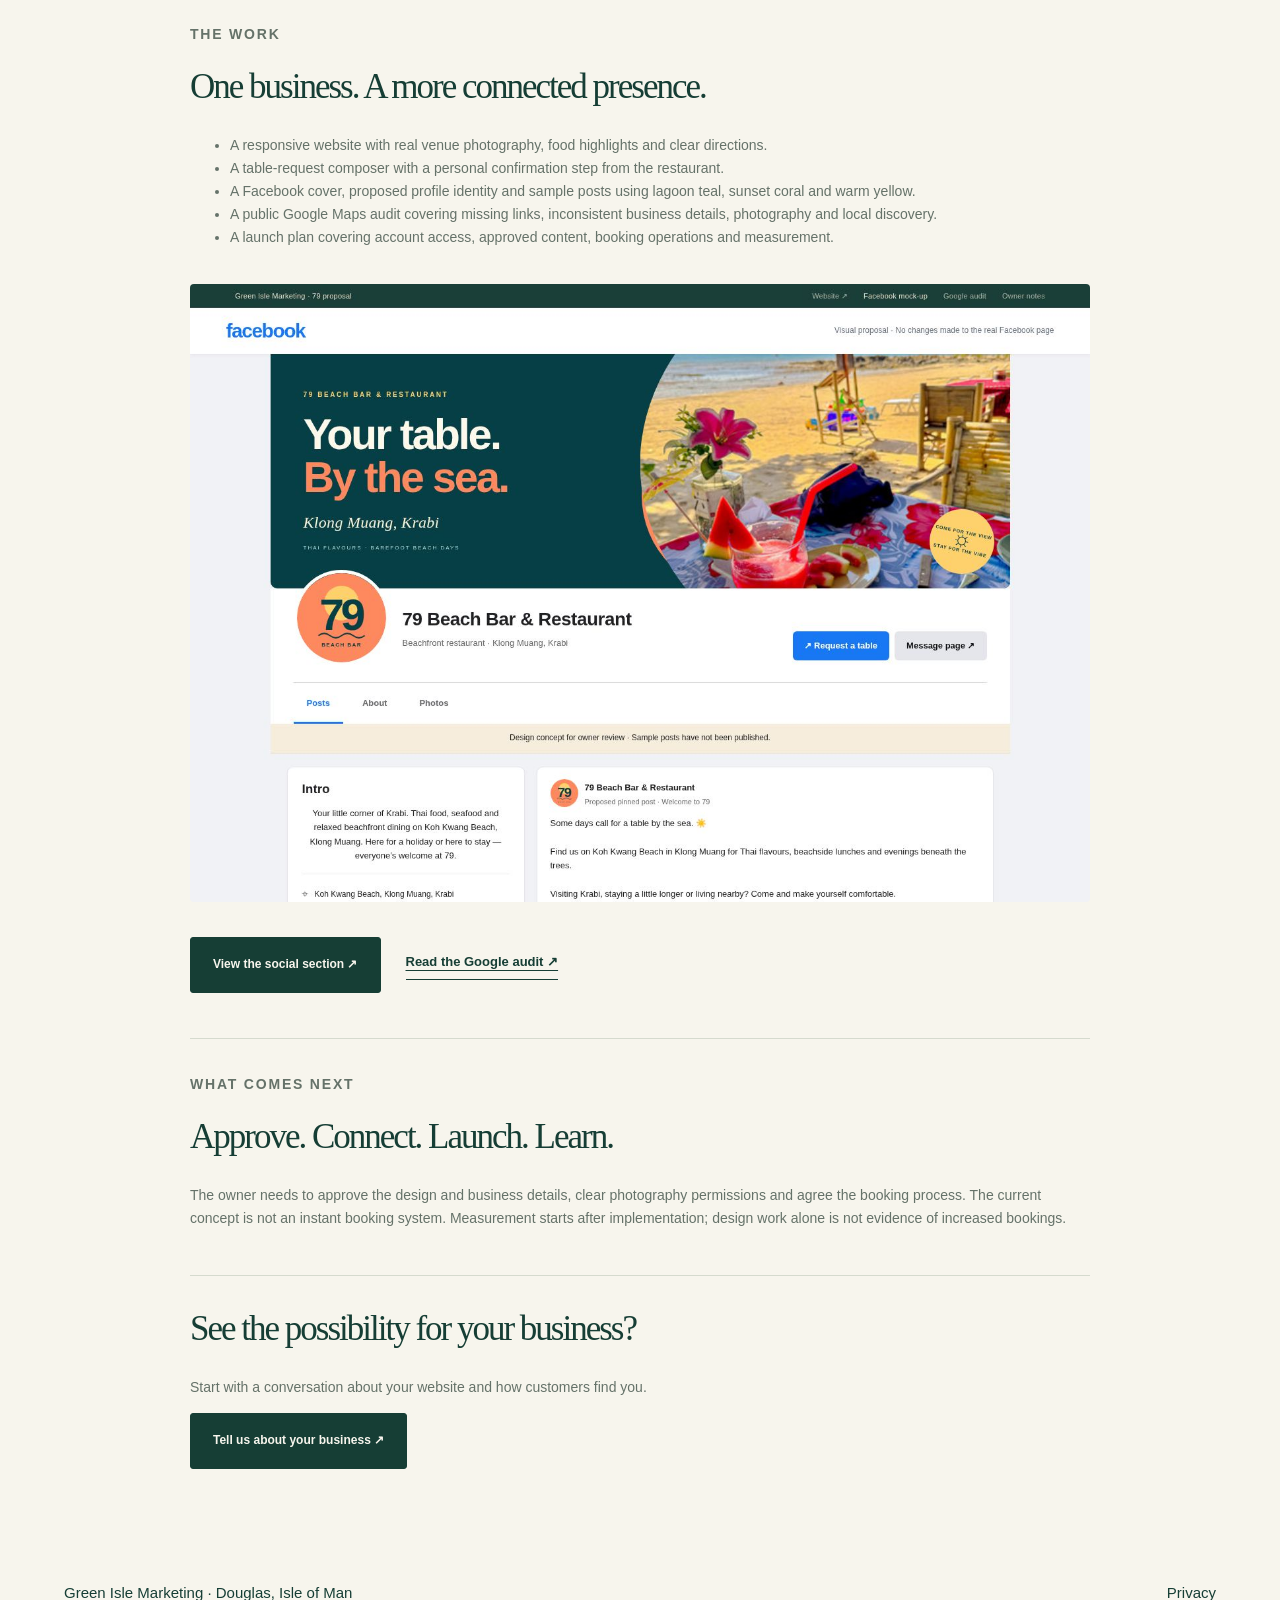
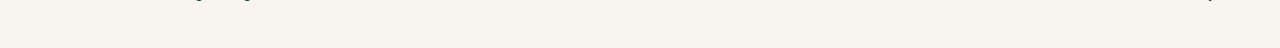
<file: work/79-beach-bar/index.html>
<!doctype html><html lang="en-GB"><head><meta charset="utf-8"><meta name="viewport" content="width=device-width,initial-scale=1"><title>79 Beach Bar — Website & Marketing Proposal | Green Isle Marketing</title><meta name="description" content="A complimentary restaurant website and marketing proposal: website design, Facebook identity and Google Maps audit."><meta name="robots" content="noindex,follow"><link rel="icon" href="../../assets/mark.svg"><link rel="stylesheet" href="../../styles.css"></head><body><a class="skip" href="#main">Skip to content</a><header class="site-header shell"><a class="brand" href="../../index.html"><img src="../../assets/mark.svg" width="42" height="42" alt=""><span>green isle<small>MARKETING</small></span></a><a class="text-link" href="../../index.html#work">Back to selected work ↗</a></header><main id="main" class="shell document"><p class="eyebrow">SELECTED WORK / HOSPITALITY / PROPOSAL</p><h1>A beautiful place.<br><em>A better first impression.</em></h1><p>79 Beach Bar & Restaurant · Klong Muang, Krabi</p><div class="case-banner"><strong>Complimentary proposal, prepared for owner review.</strong><p>This project presents design work and an optimisation plan. The restaurant’s accounts have not been changed, and no marketing performance results are claimed.</p></div><img class="case-image" src="../../assets/79-website.jpg" alt="79 Beach Bar website design" width="1363" height="936"><div class="actions"><a class="btn" href="../../proposals/79-beach-bar/">Open the proposal ↗</a><a class="text-link" href="../../proposals/79-beach-bar/#close">Read the close ↗</a></div><section><p class="eyebrow">THE STARTING POINT</p><h2>Let the real place do the talking.</h2><p>The beach setting, food and relaxed atmosphere are the strongest story. The proposal brings those details into a clear website, a more recognisable social identity and an easier route to directions, reviews and a table request.</p></section><section><p class="eyebrow">THE WORK</p><h2>One business. A more connected presence.</h2><ul><li>A responsive website with real venue photography, food highlights and clear directions.</li><li>A table-request composer with a personal confirmation step from the restaurant.</li><li>A Facebook cover, proposed profile identity and sample posts using lagoon teal, sunset coral and warm yellow.</li><li>A public Google Maps audit covering missing links, inconsistent business details, photography and local discovery.</li><li>A launch plan covering account access, approved content, booking operations and measurement.</li></ul><img class="case-image" src="../../assets/79-social.jpg" alt="Facebook page design proposal in teal, coral and yellow" width="1363" height="936"><div class="actions"><a class="btn" href="../../proposals/79-beach-bar/#facebook">View the social section ↗</a><a class="text-link" href="../../proposals/79-beach-bar/#google">Read the Google audit ↗</a></div></section><section><p class="eyebrow">WHAT COMES NEXT</p><h2>Approve. Connect. Launch. Learn.</h2><p>The owner needs to approve the design and business details, clear photography permissions and agree the booking process. The current concept is not an instant booking system. Measurement starts after implementation; design work alone is not evidence of increased bookings.</p></section><section><h2>See the possibility for your business?</h2><p>Start with a conversation about your website and how customers find you.</p><a class="btn" href="../../index.html#contact">Tell us about your business ↗</a></section></main><footer class="footer shell"><span>Green Isle Marketing · Douglas, Isle of Man</span><a href="../../privacy.html">Privacy</a></footer></body></html>
</file>
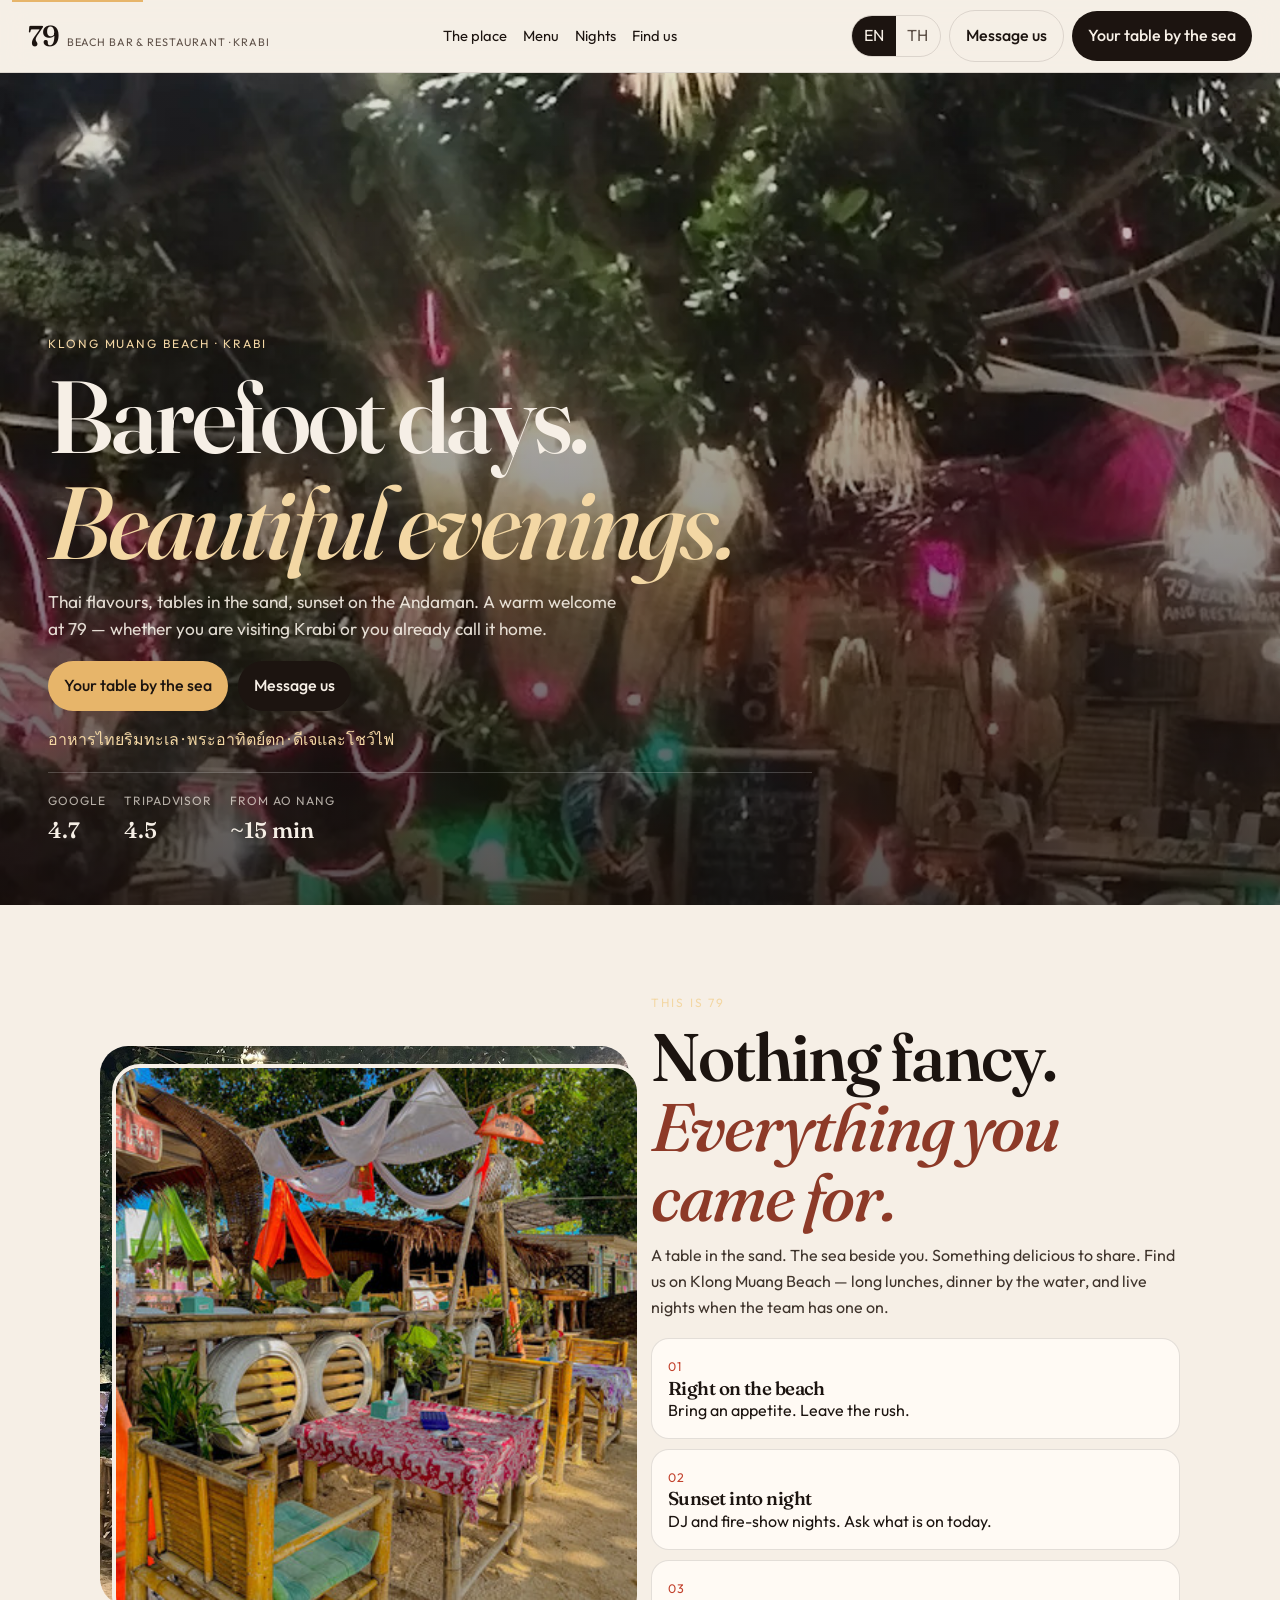
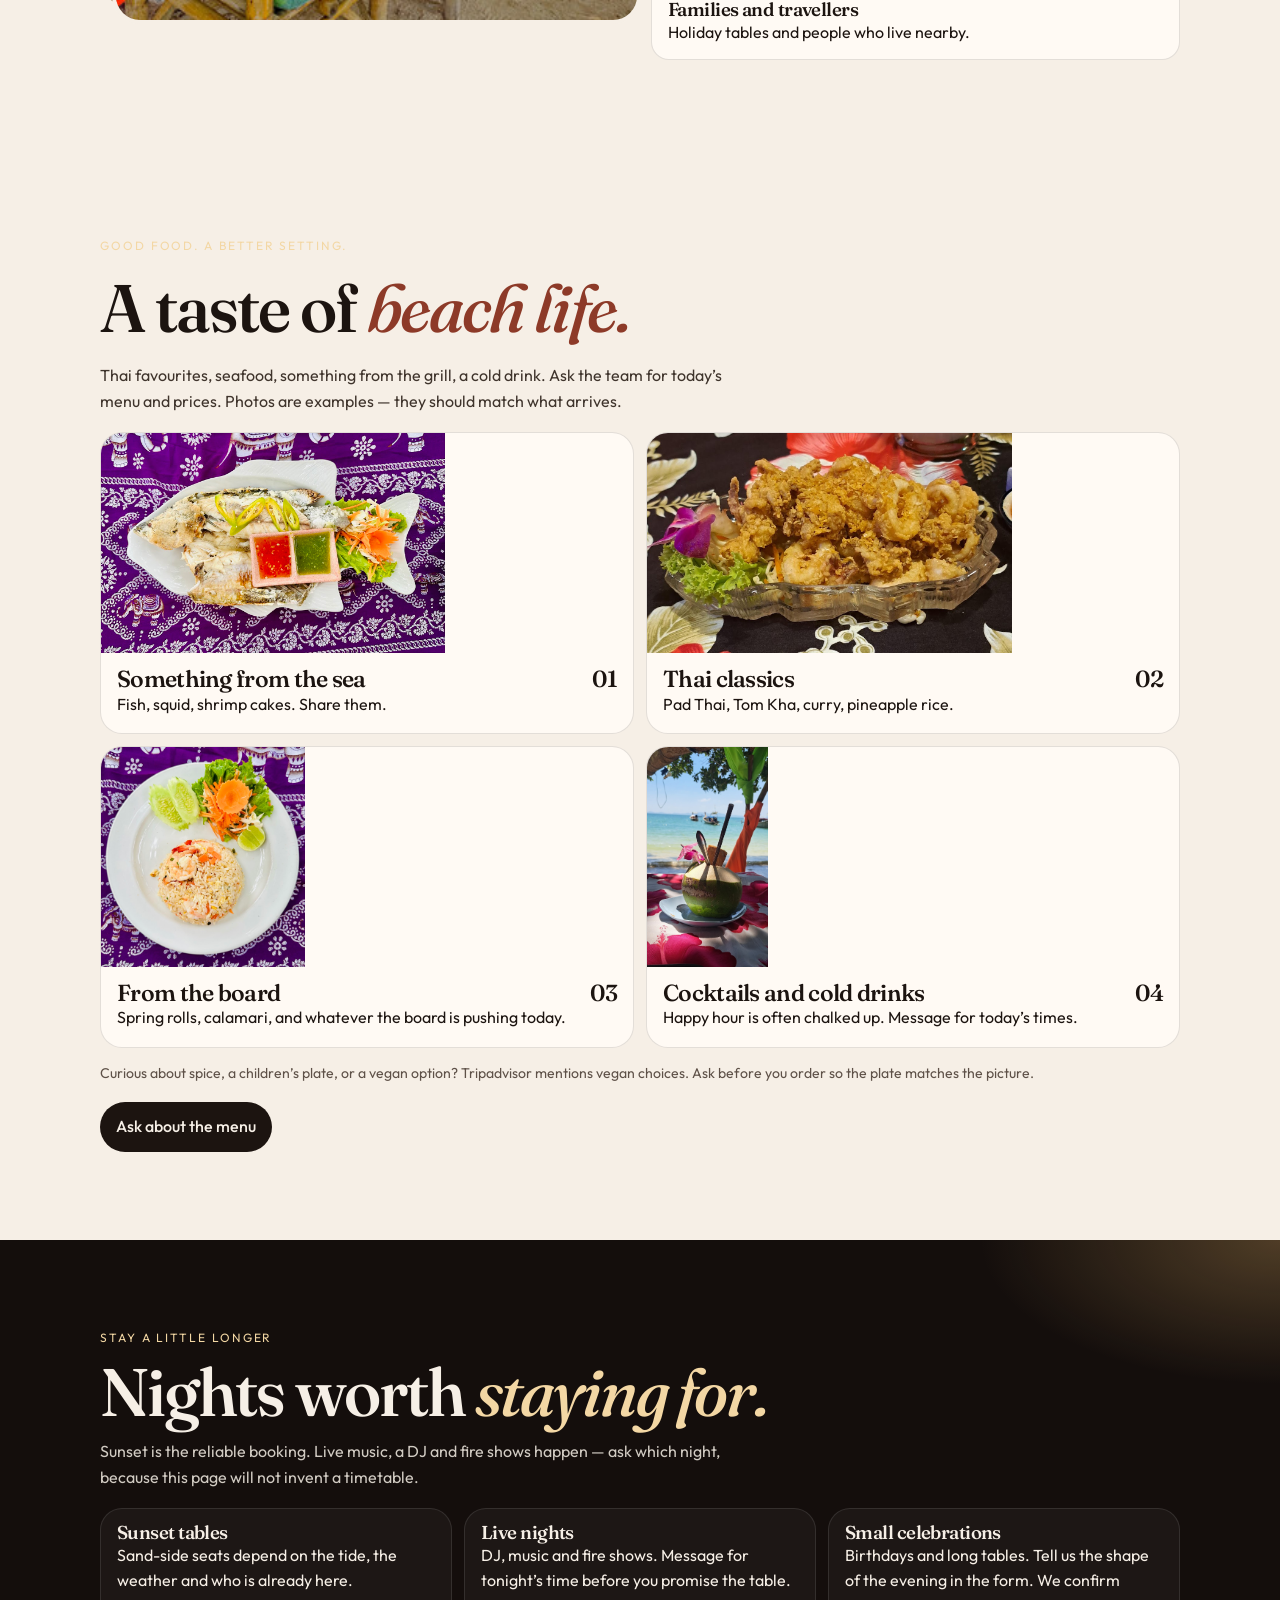
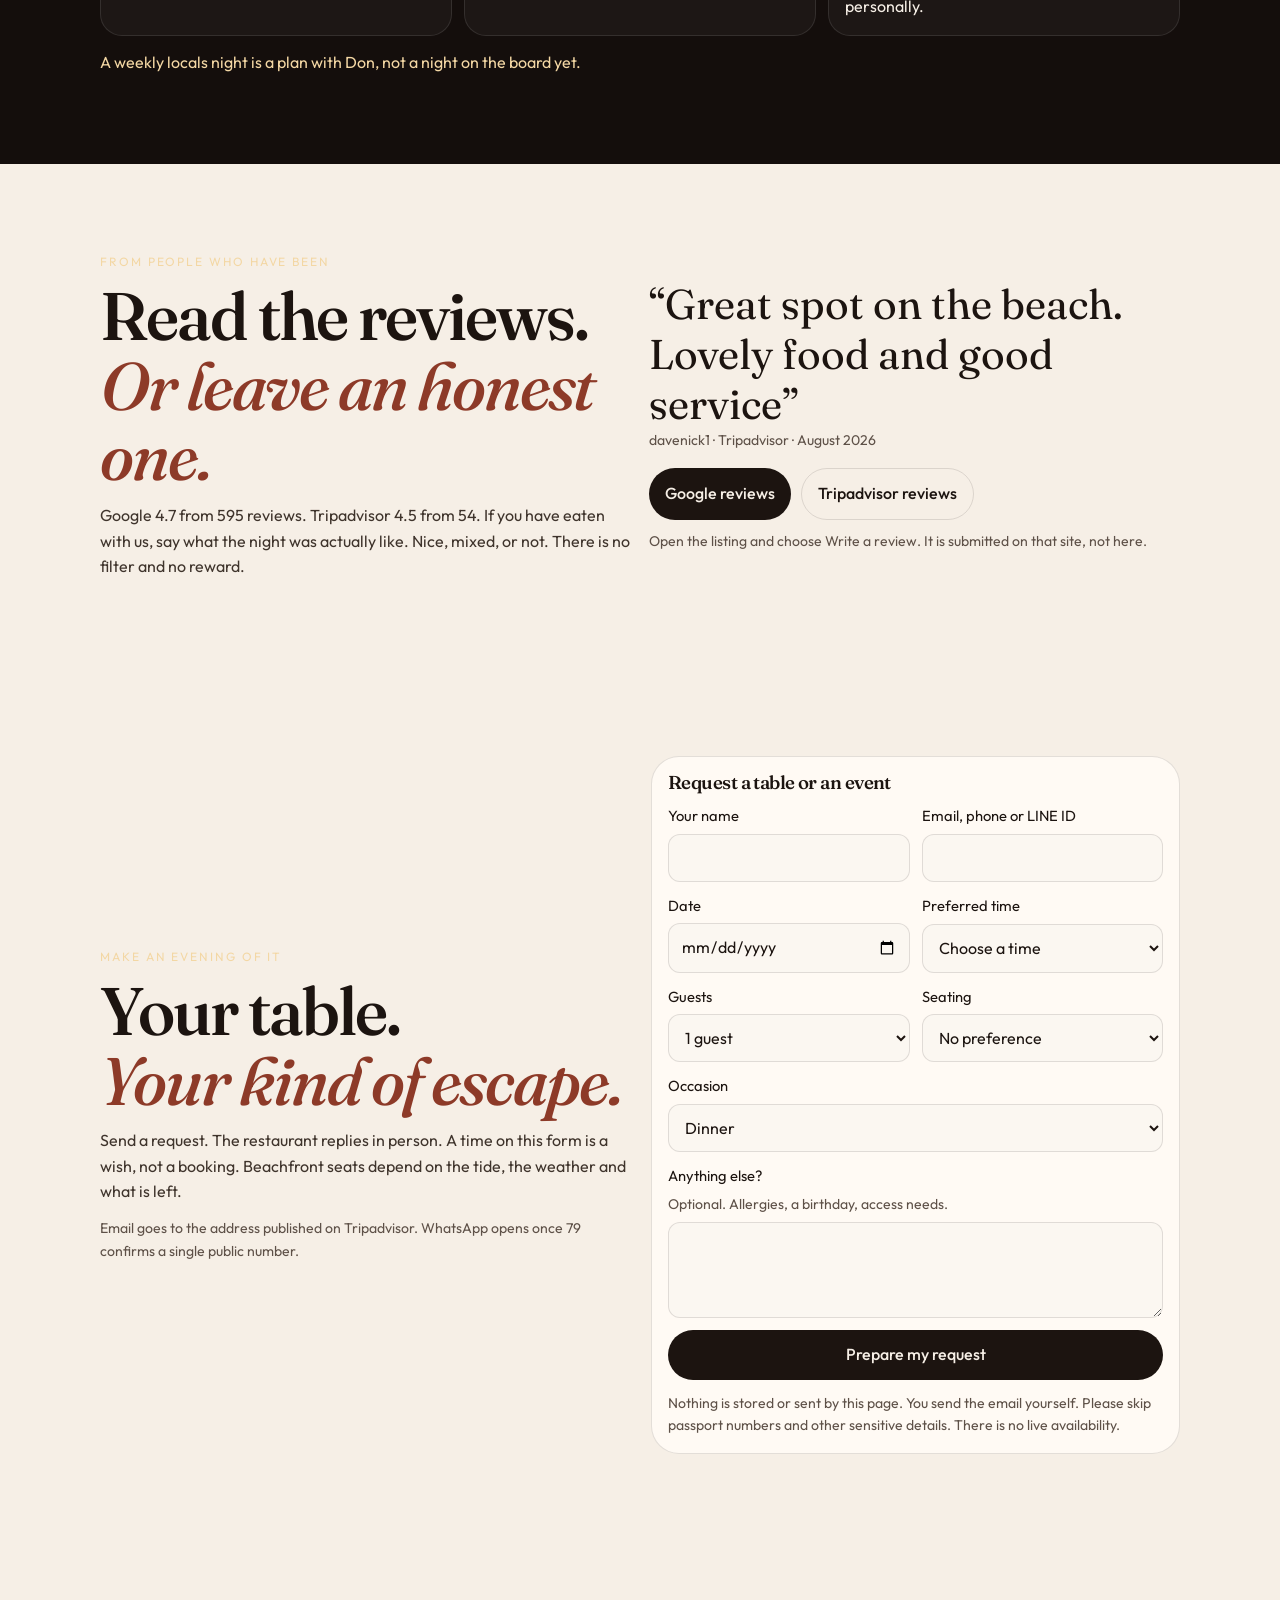
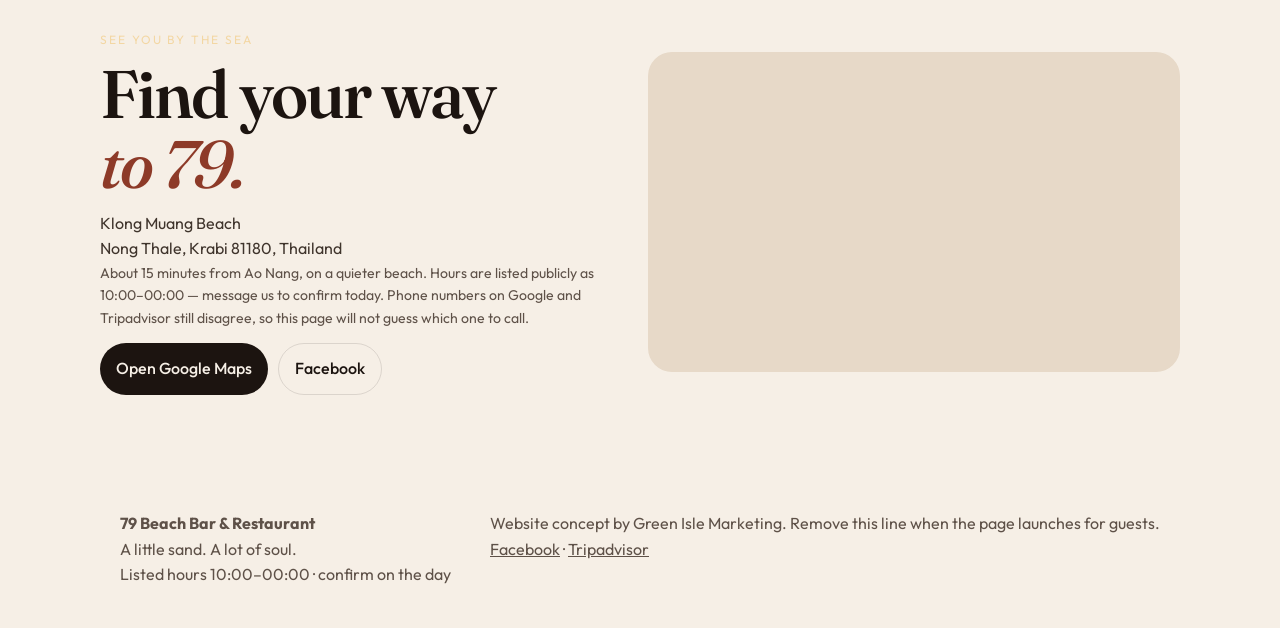
<file: proposals/79-beach-bar/site/index.html>
<!doctype html>
<html lang="en">
<head>
<meta charset="utf-8">
<meta name="viewport" content="width=device-width, initial-scale=1">
<meta name="robots" content="noindex,nofollow">
<meta name="theme-color" content="#140e0c">
<title>79 Beach Bar &amp; Restaurant | Klong Muang Beach, Krabi</title>
<meta name="description" content="Beachfront Thai food, cocktails and sunset tables on Klong Muang Beach. Request a table, and read the Google and Tripadvisor reviews.">
<link rel="icon" href="../assets/brand.svg">
<link rel="preconnect" href="https://fonts.googleapis.com">
<link rel="preconnect" href="https://fonts.gstatic.com" crossorigin>
<link href="https://fonts.googleapis.com/css2?family=Fraunces:ital,opsz,wght@0,9..144,460;0,9..144,600;1,9..144,480;1,9..144,560&family=Outfit:wght@300;400;500;600&display=swap" rel="stylesheet">
<link rel="stylesheet" href="../../_shared/tokens.css">
<link rel="stylesheet" href="../../_shared/site.css">
</head>
<body>
<div id="site" aria-busy="true"><div class="boot" role="status">Loading 79…</div></div>
<noscript><p class="boot">This page needs JavaScript to display.</p></noscript>
<script src="../../_shared/site.js" defer></script>
</body>
</html>
</file>
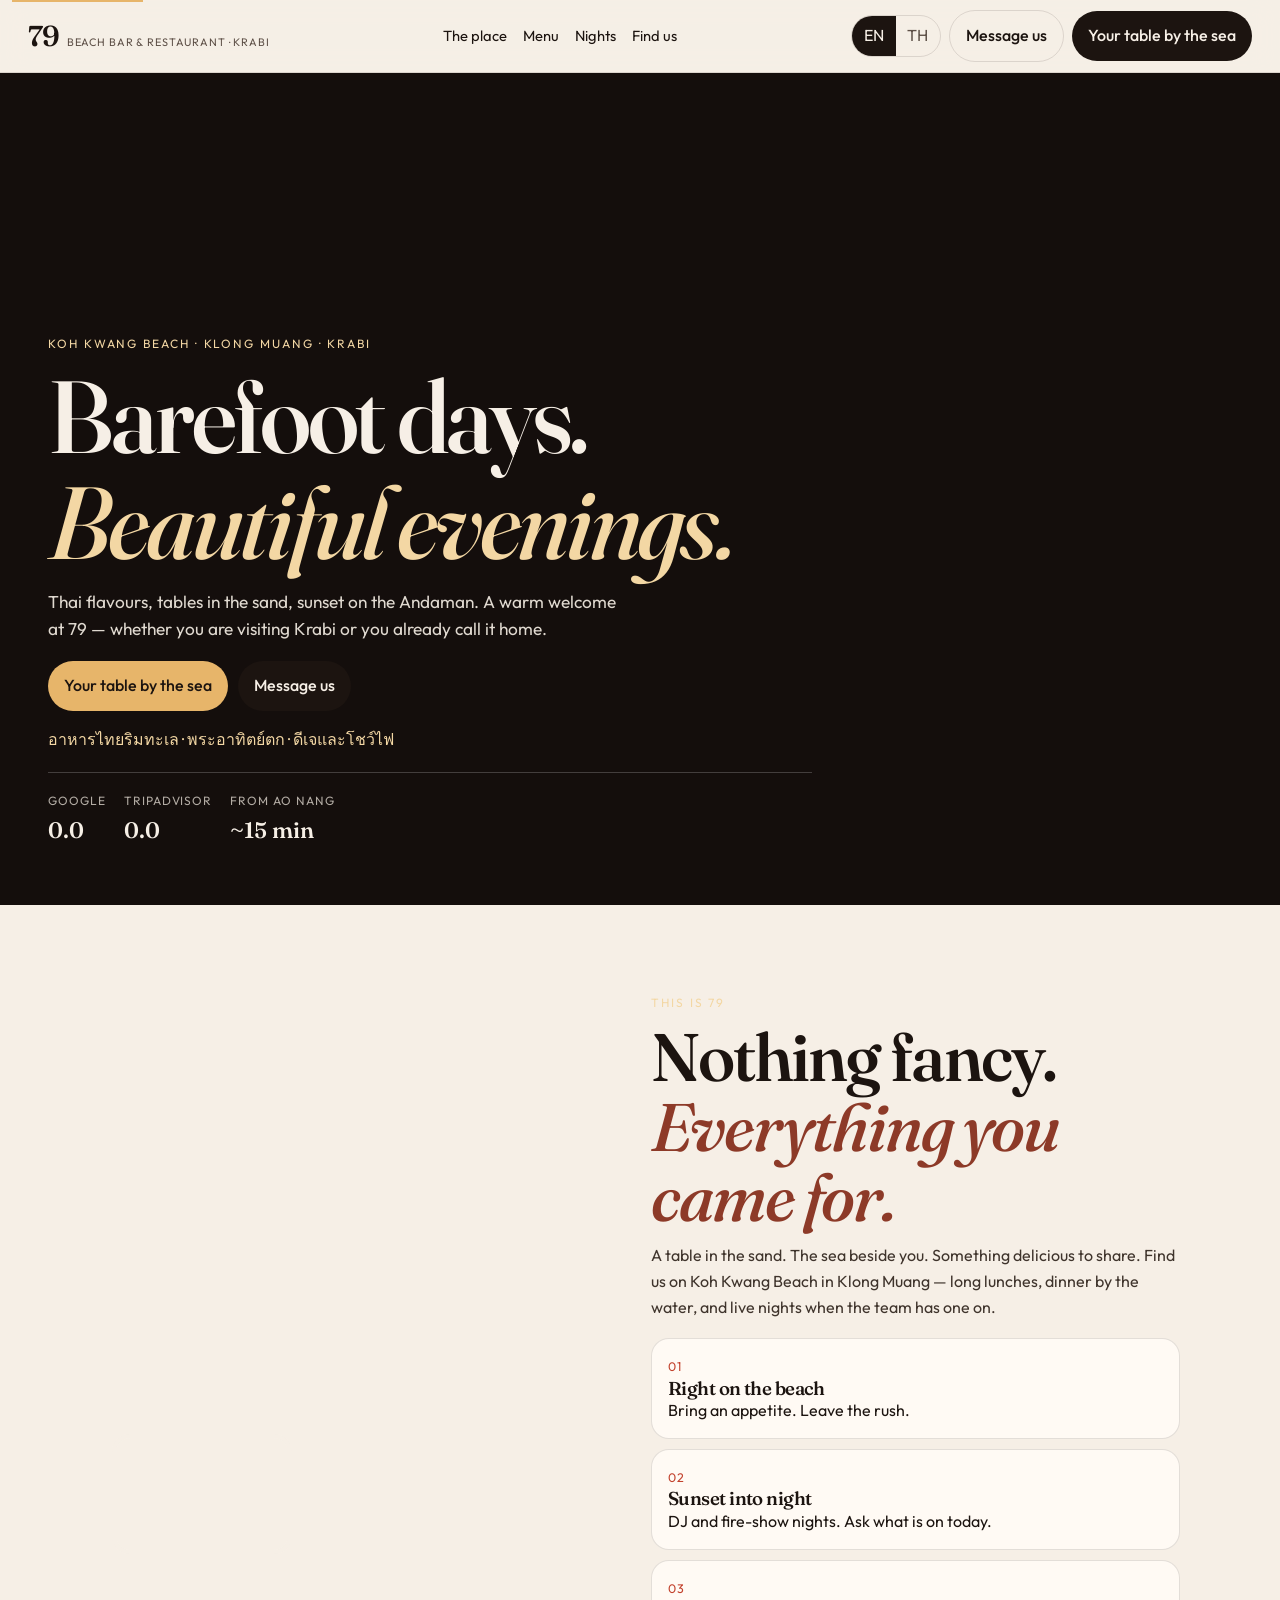
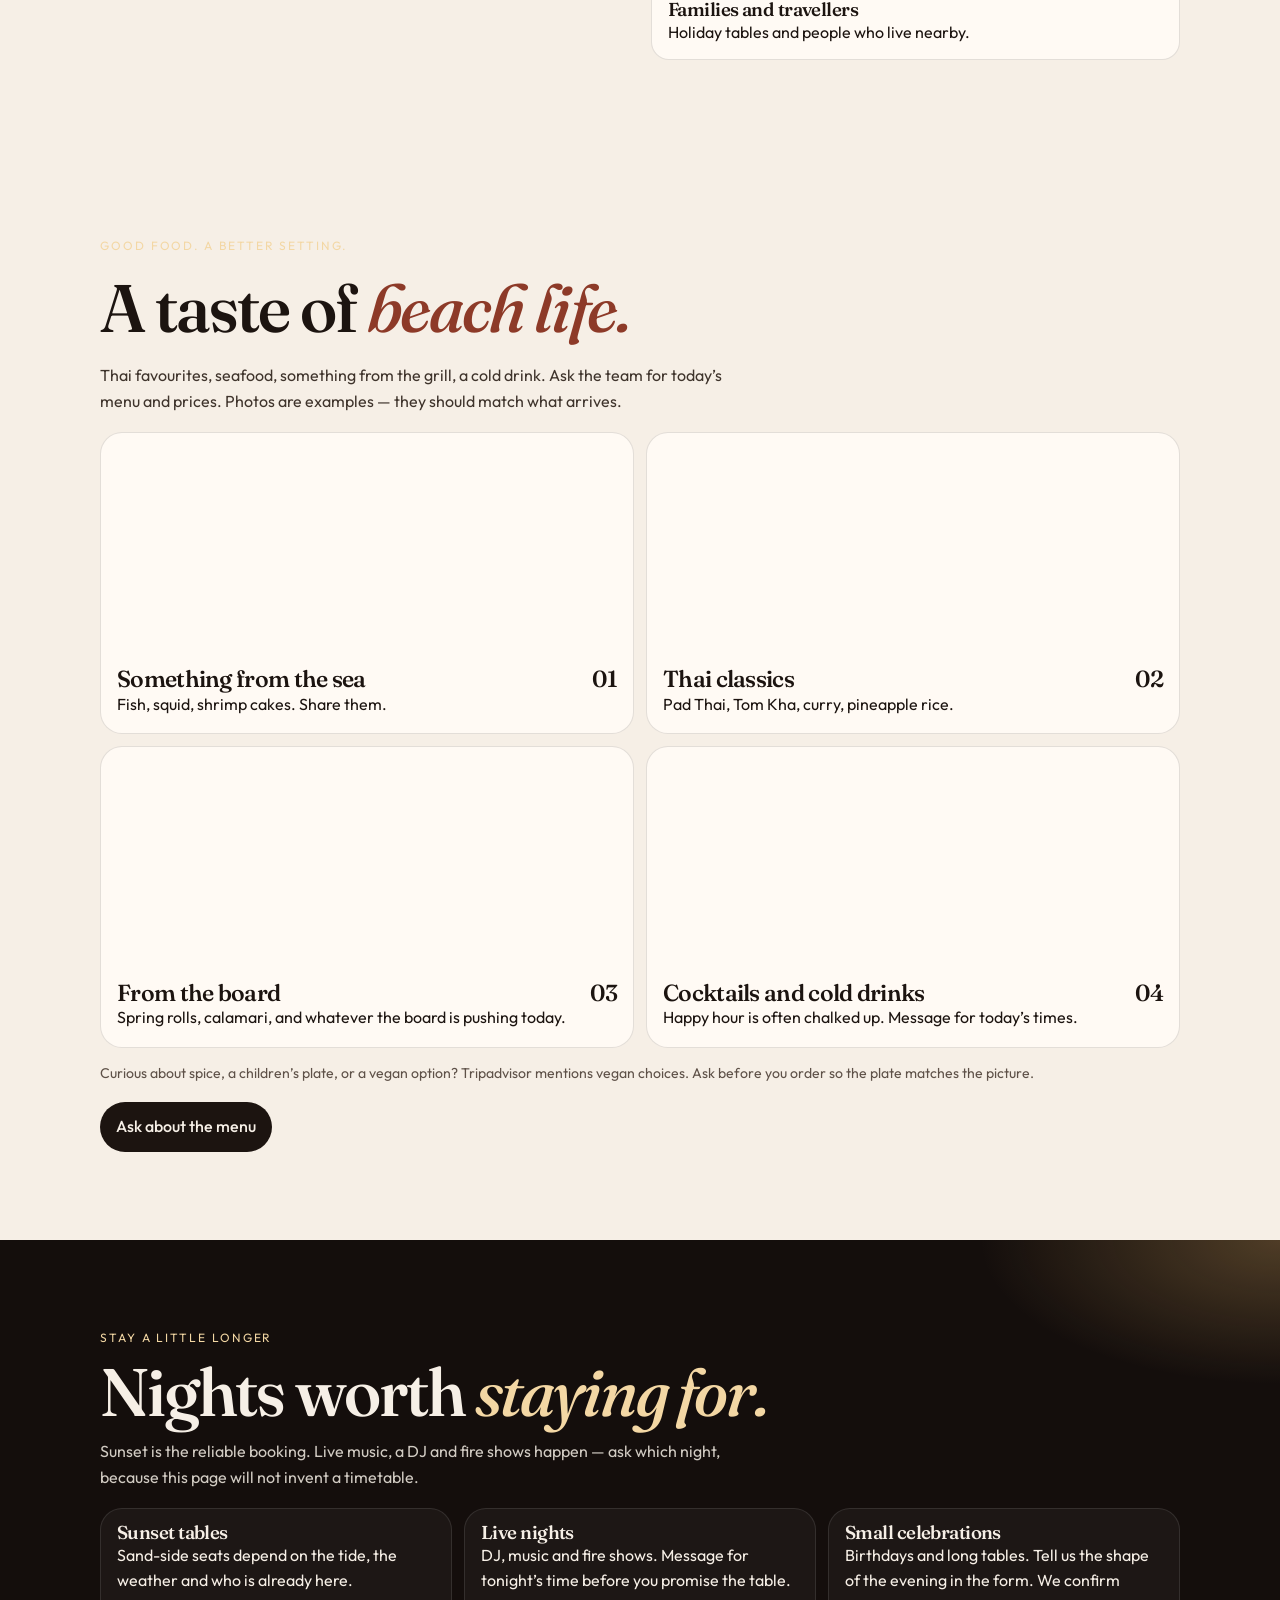
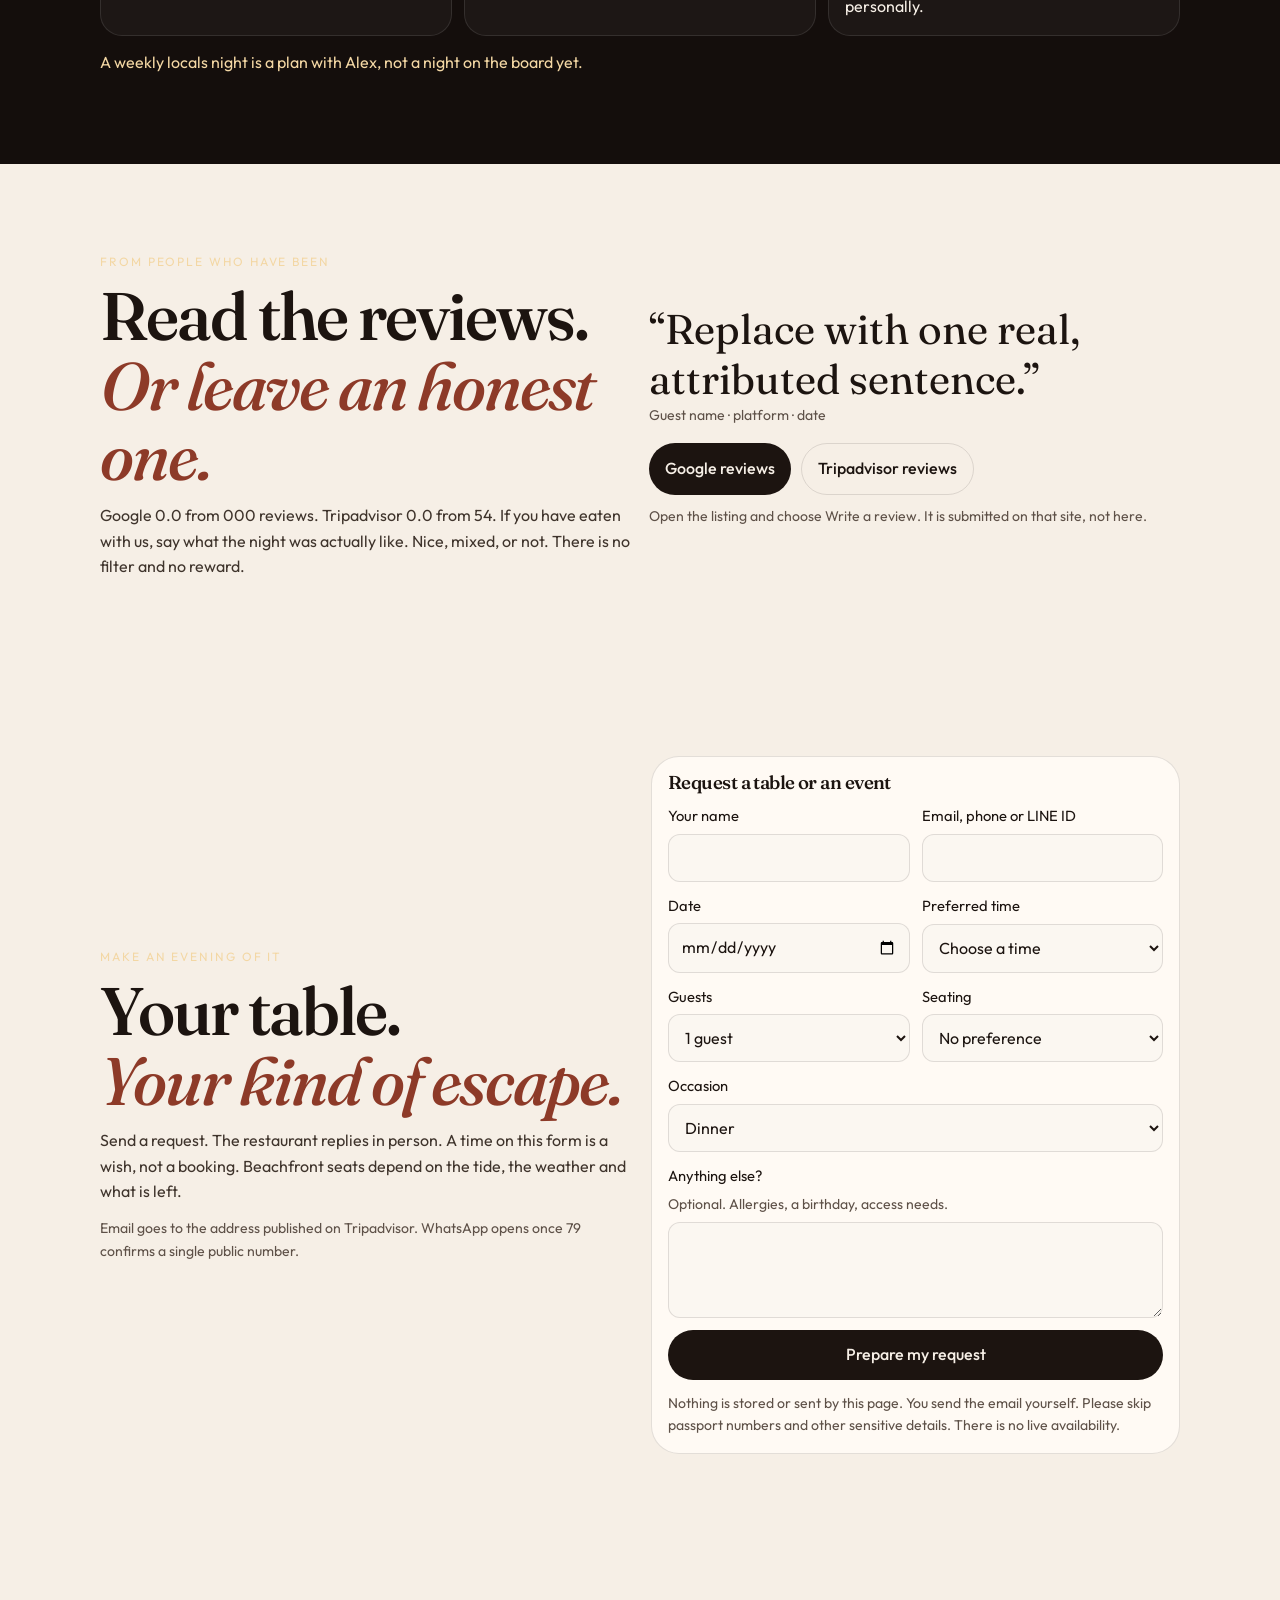
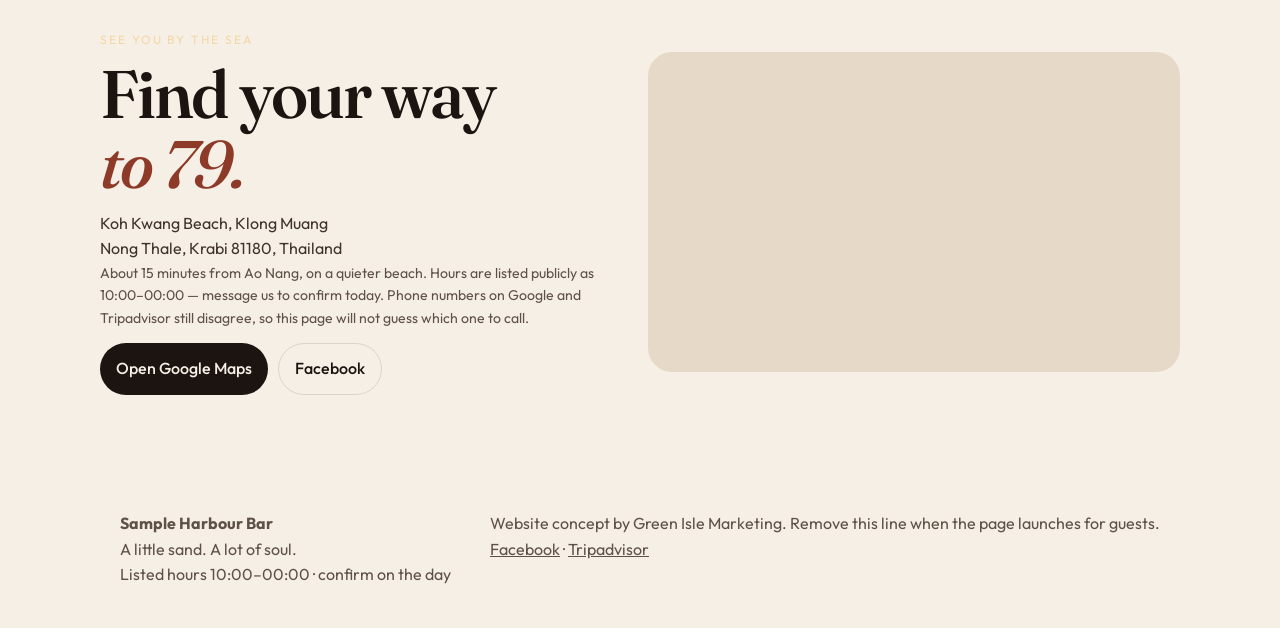
<file: proposals/_template/site/index.html>
<!doctype html>
<html lang="en">
<head>
<meta charset="utf-8">
<meta name="viewport" content="width=device-width, initial-scale=1">
<meta name="robots" content="noindex,nofollow">
<meta name="theme-color" content="#140e0c">
<title>Restaurant website template</title>
<link rel="icon" href="../../_shared/mark.svg">
<link rel="preconnect" href="https://fonts.googleapis.com">
<link rel="preconnect" href="https://fonts.gstatic.com" crossorigin>
<link href="https://fonts.googleapis.com/css2?family=Fraunces:ital,opsz,wght@0,9..144,460;0,9..144,600;1,9..144,480;1,9..144,560&family=Outfit:wght@300;400;500;600&display=swap" rel="stylesheet">
<link rel="stylesheet" href="../../_shared/tokens.css">
<link rel="stylesheet" href="../../_shared/site.css">
</head>
<body>
<div id="site" aria-busy="true"><div class="boot" role="status">Loading…</div></div>
<noscript><p class="boot">This page needs JavaScript to display.</p></noscript>
<script src="../../_shared/site.js" defer></script>
</body>
</html>
</file>
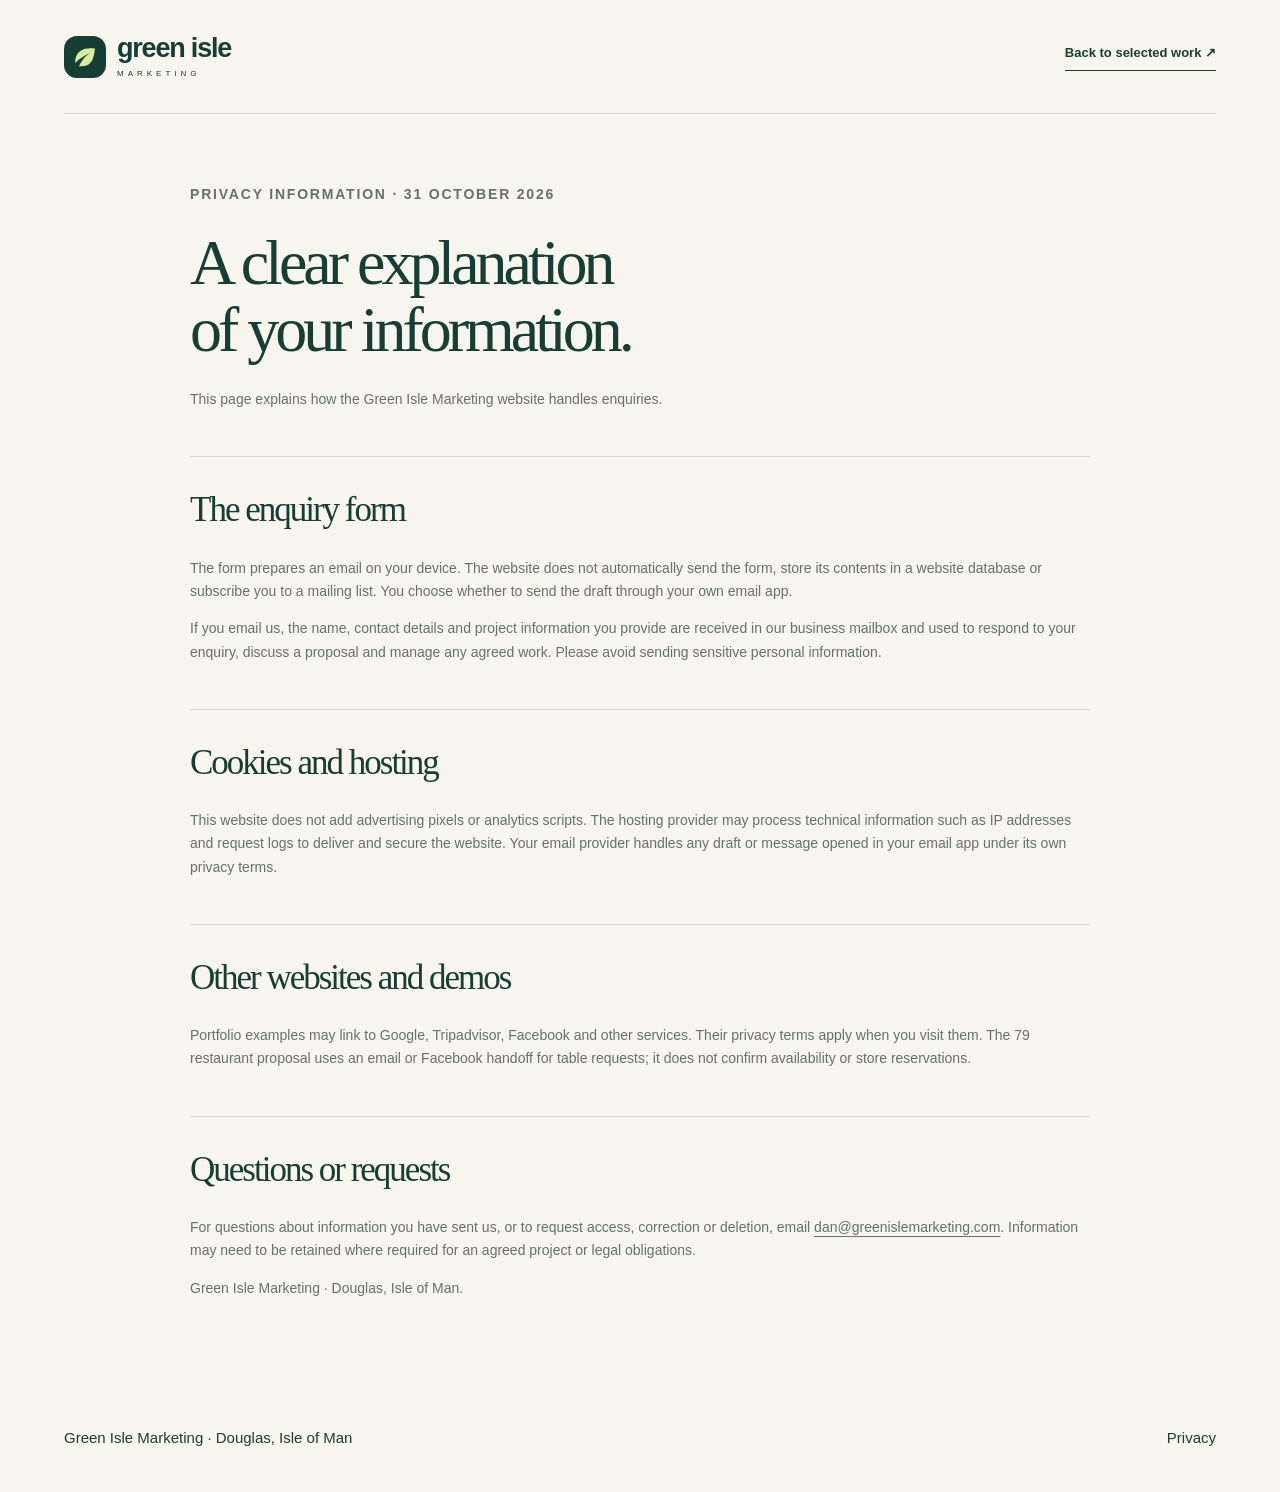
<file: privacy.html>
<!doctype html><html lang="en-GB"><head><meta charset="utf-8"><meta name="viewport" content="width=device-width,initial-scale=1"><title>Privacy information | Green Isle Marketing</title><meta name="description" content="How the Green Isle Marketing website handles project enquiries and privacy."><meta name="robots" content="noindex,follow"><link rel="icon" href="assets/mark.svg"><link rel="stylesheet" href="styles.css"></head><body><a class="skip" href="#main">Skip to content</a><header class="site-header shell"><a class="brand" href="index.html"><img src="assets/mark.svg" width="42" height="42" alt=""><span>green isle<small>MARKETING</small></span></a><a class="text-link" href="index.html#work">Back to selected work ↗</a></header><main id="main" class="shell document"><p class="eyebrow">PRIVACY INFORMATION · 31 OCTOBER 2026</p><h1>A clear explanation<br>of your information.</h1><p>This page explains how the Green Isle Marketing website handles enquiries.</p><section><h2>The enquiry form</h2><p>The form prepares an email on your device. The website does not automatically send the form, store its contents in a website database or subscribe you to a mailing list. You choose whether to send the draft through your own email app.</p><p>If you email us, the name, contact details and project information you provide are received in our business mailbox and used to respond to your enquiry, discuss a proposal and manage any agreed work. Please avoid sending sensitive personal information.</p></section><section><h2>Cookies and hosting</h2><p>This website does not add advertising pixels or analytics scripts. The hosting provider may process technical information such as IP addresses and request logs to deliver and secure the website. Your email provider handles any draft or message opened in your email app under its own privacy terms.</p></section><section><h2>Other websites and demos</h2><p>Portfolio examples may link to Google, Tripadvisor, Facebook and other services. Their privacy terms apply when you visit them. The 79 restaurant proposal uses an email or Facebook handoff for table requests; it does not confirm availability or store reservations.</p></section><section><h2>Questions or requests</h2><p>For questions about information you have sent us, or to request access, correction or deletion, email <a href="mailto:dan@greenislemarketing.com">dan@greenislemarketing.com</a>. Information may need to be retained where required for an agreed project or legal obligations.</p><p>Green Isle Marketing · Douglas, Isle of Man.</p></section></main><footer class="footer shell"><span>Green Isle Marketing · Douglas, Isle of Man</span><a href="privacy.html">Privacy</a></footer></body></html>
</file>
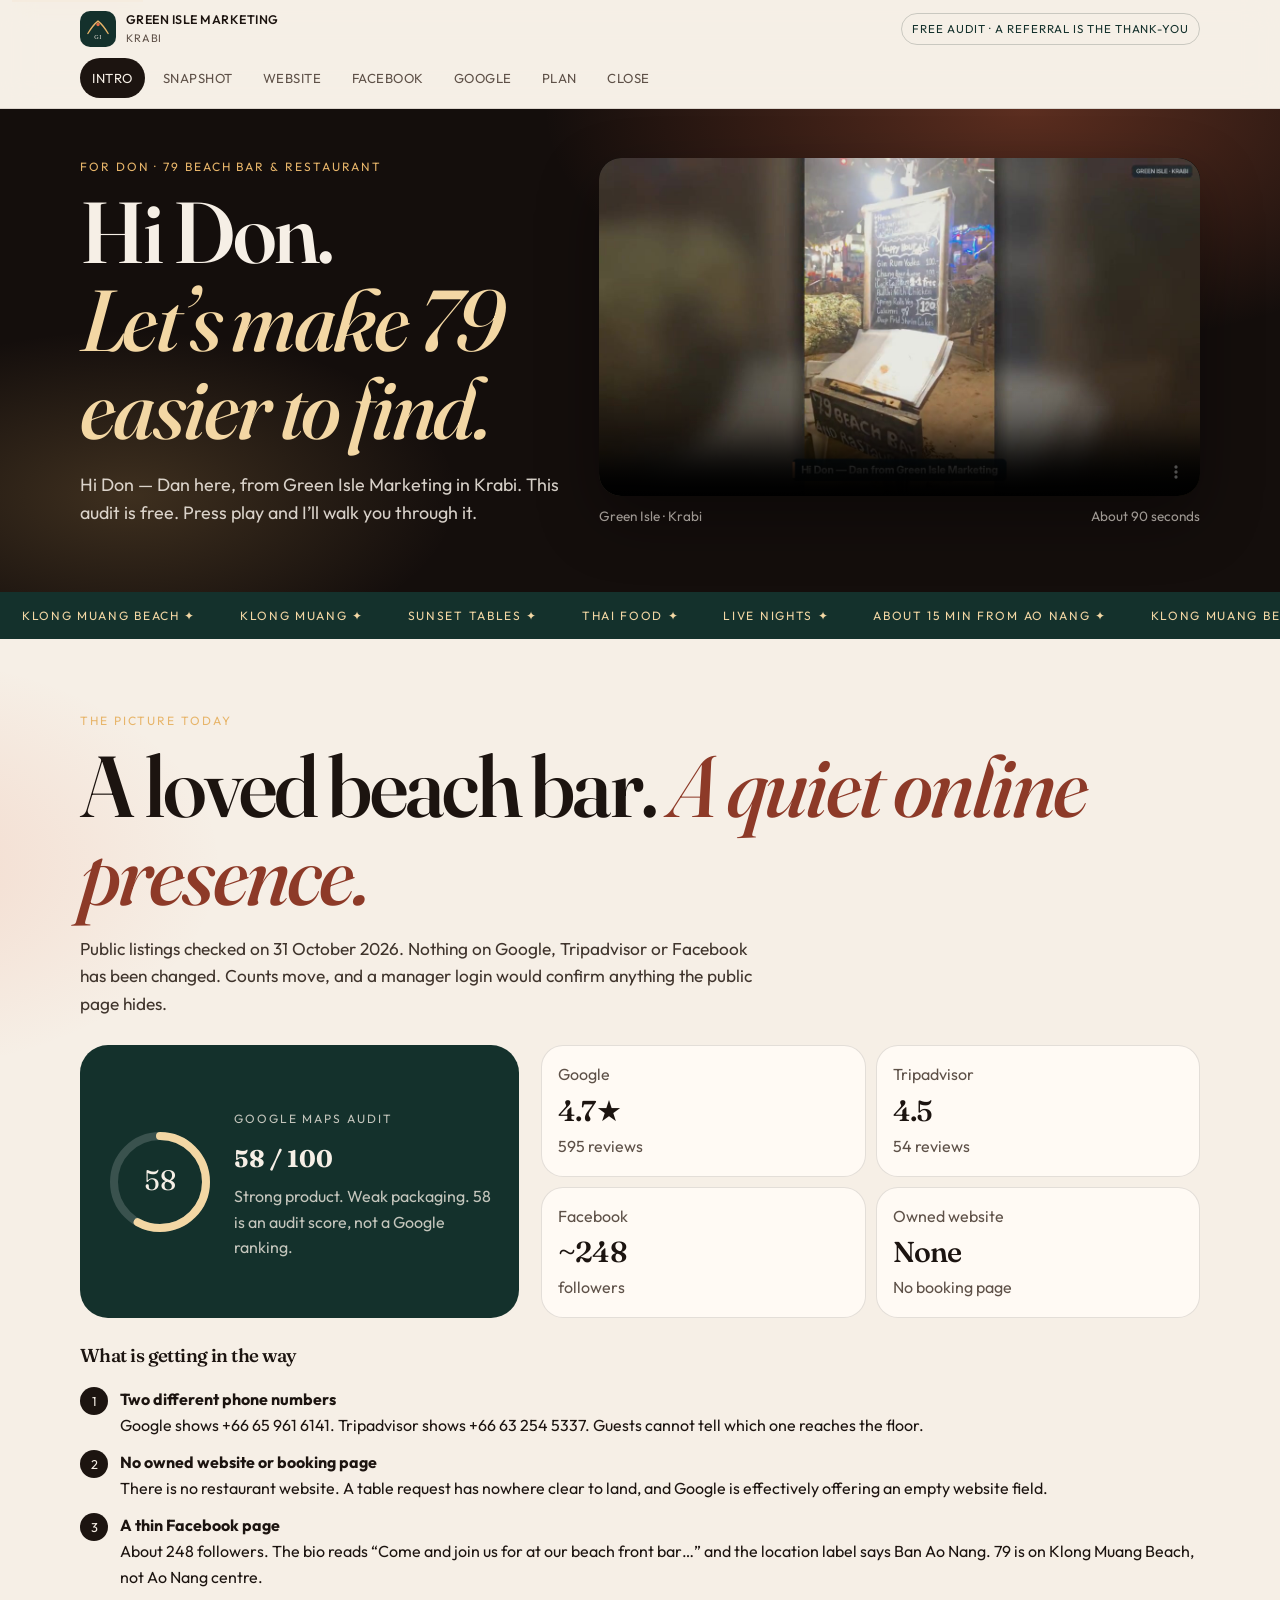
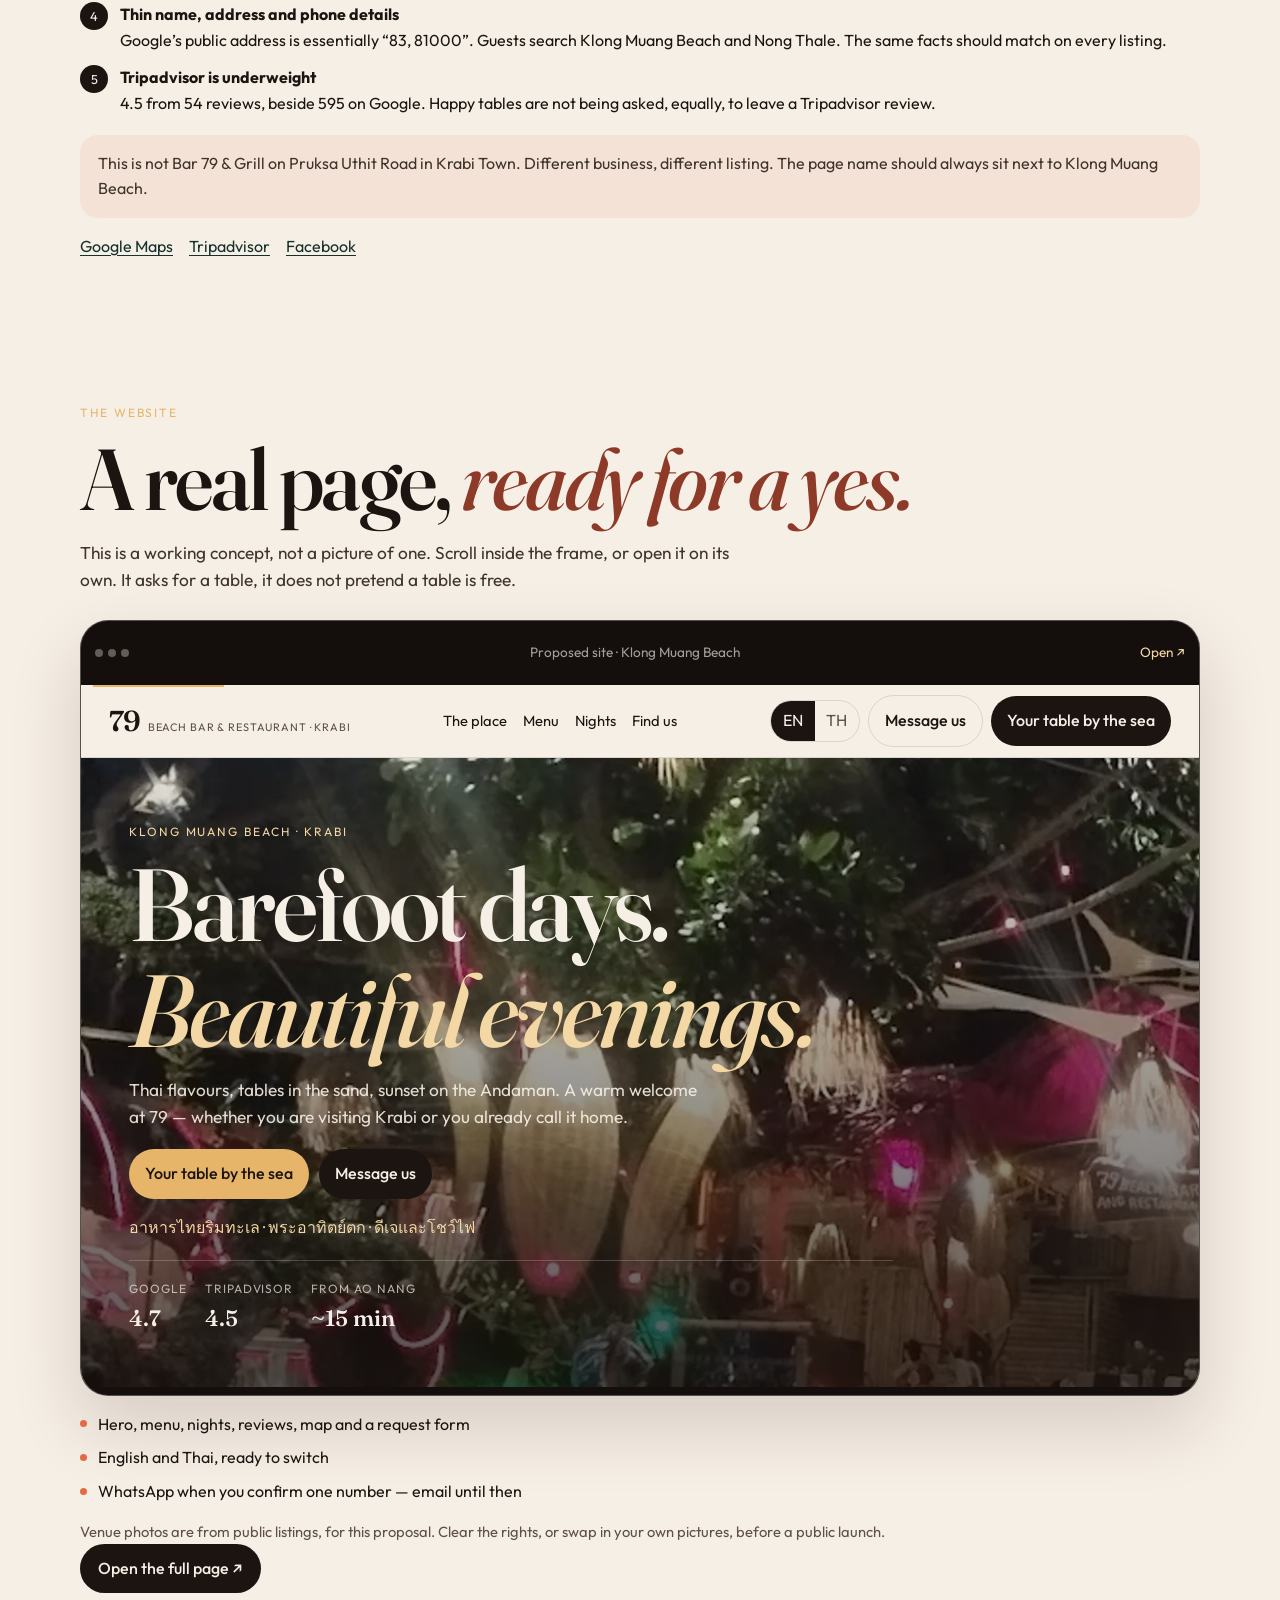
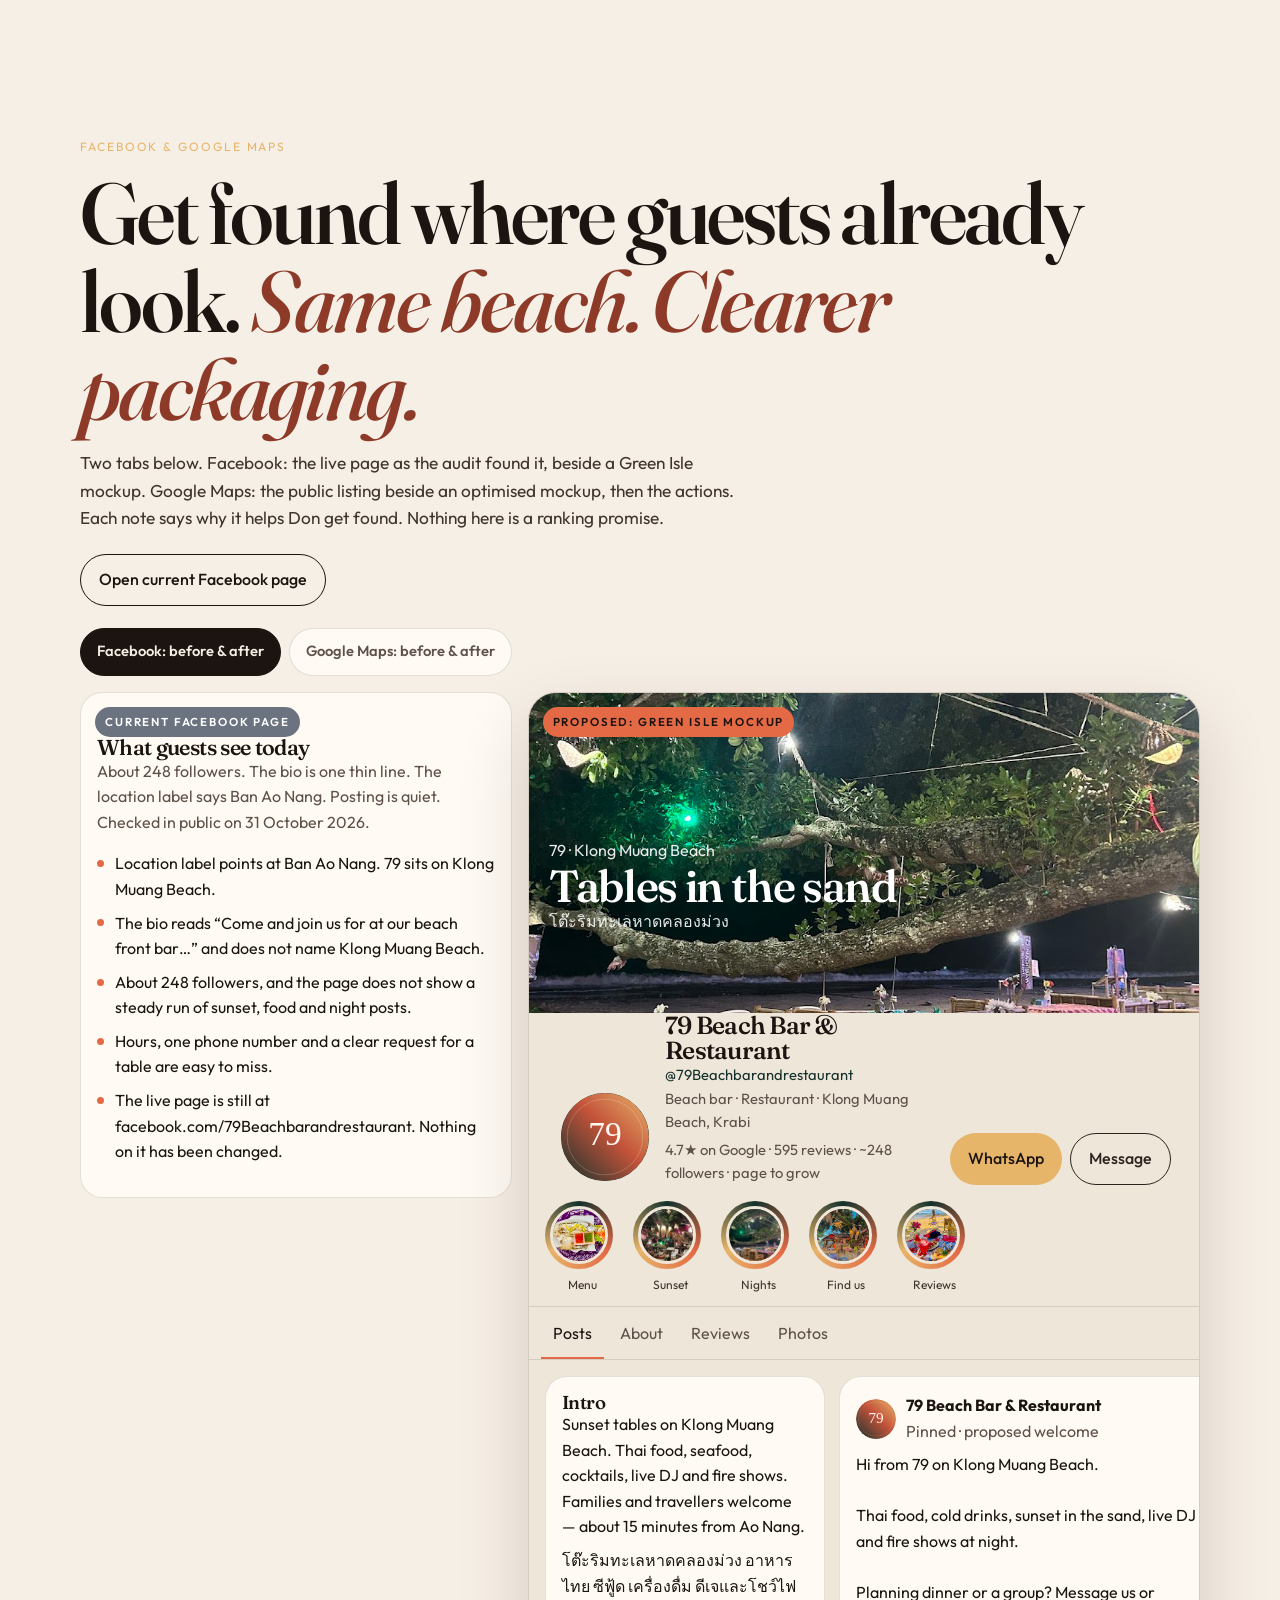
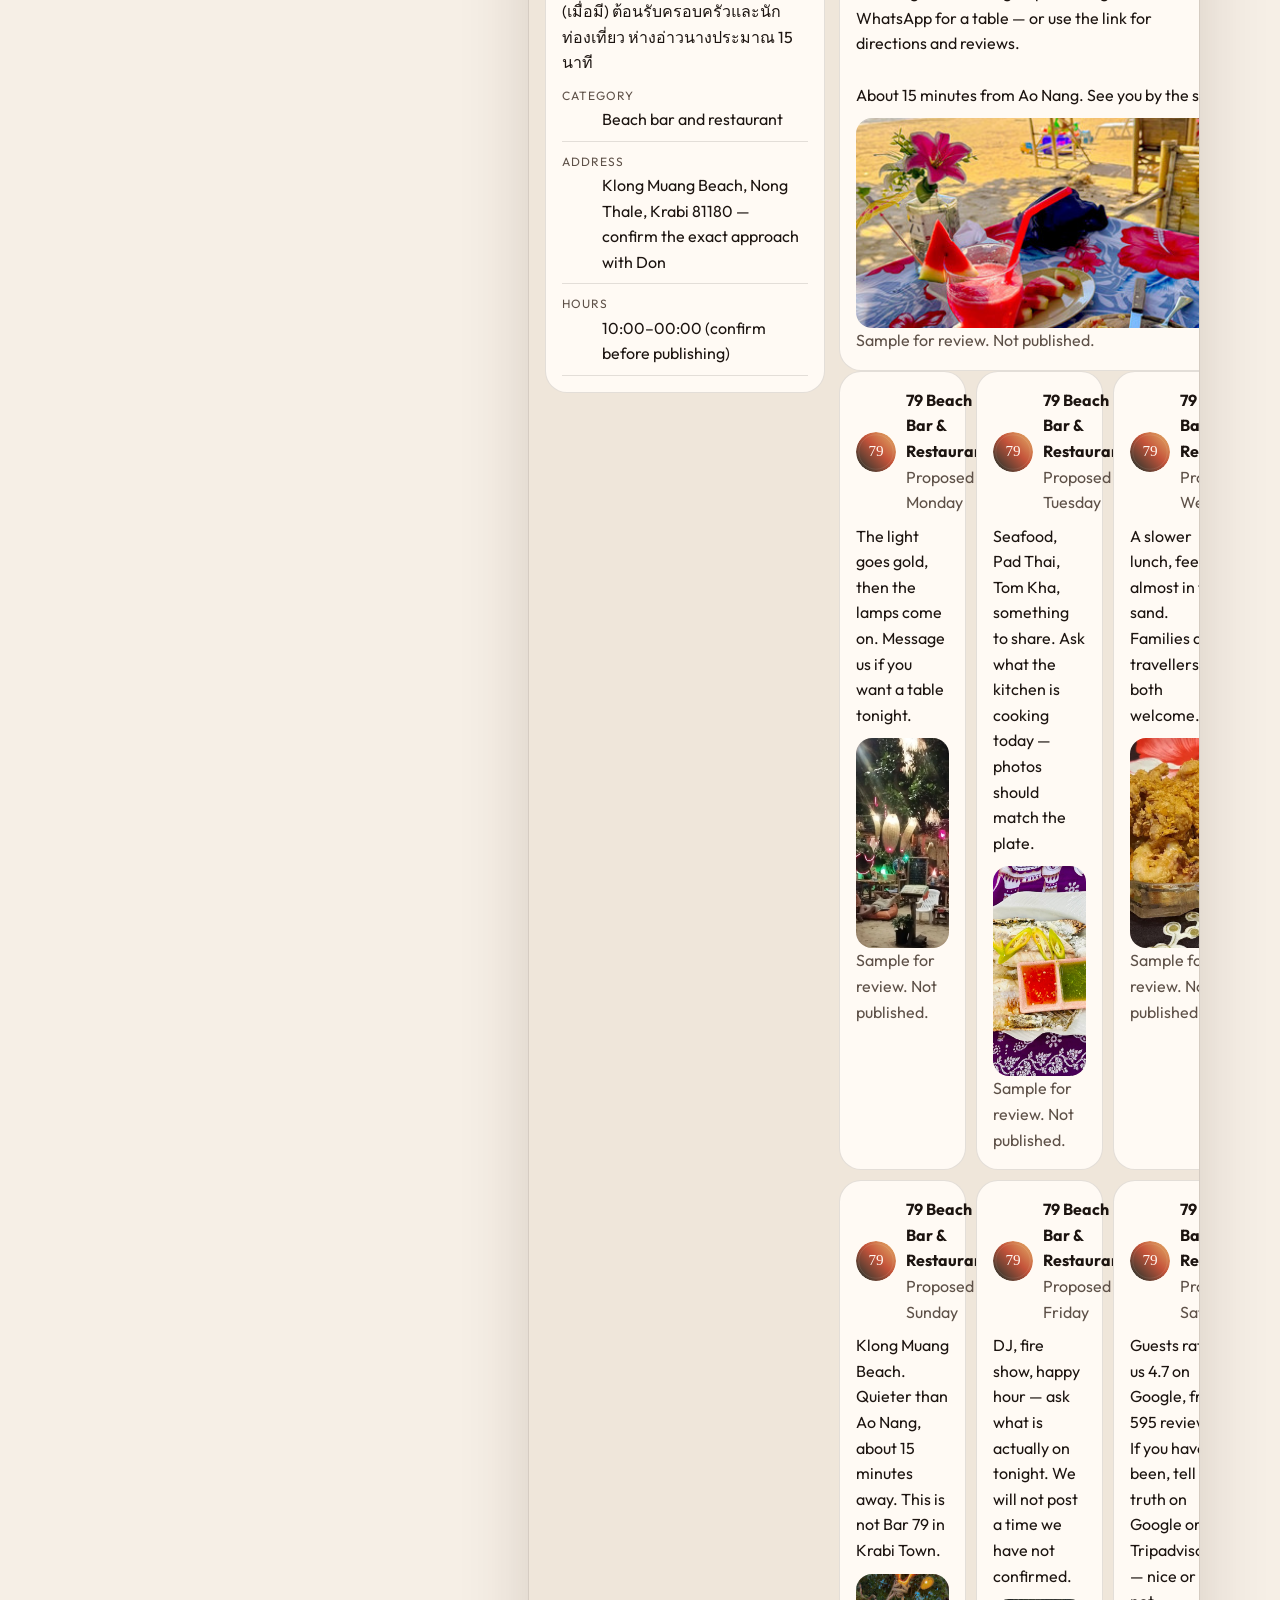
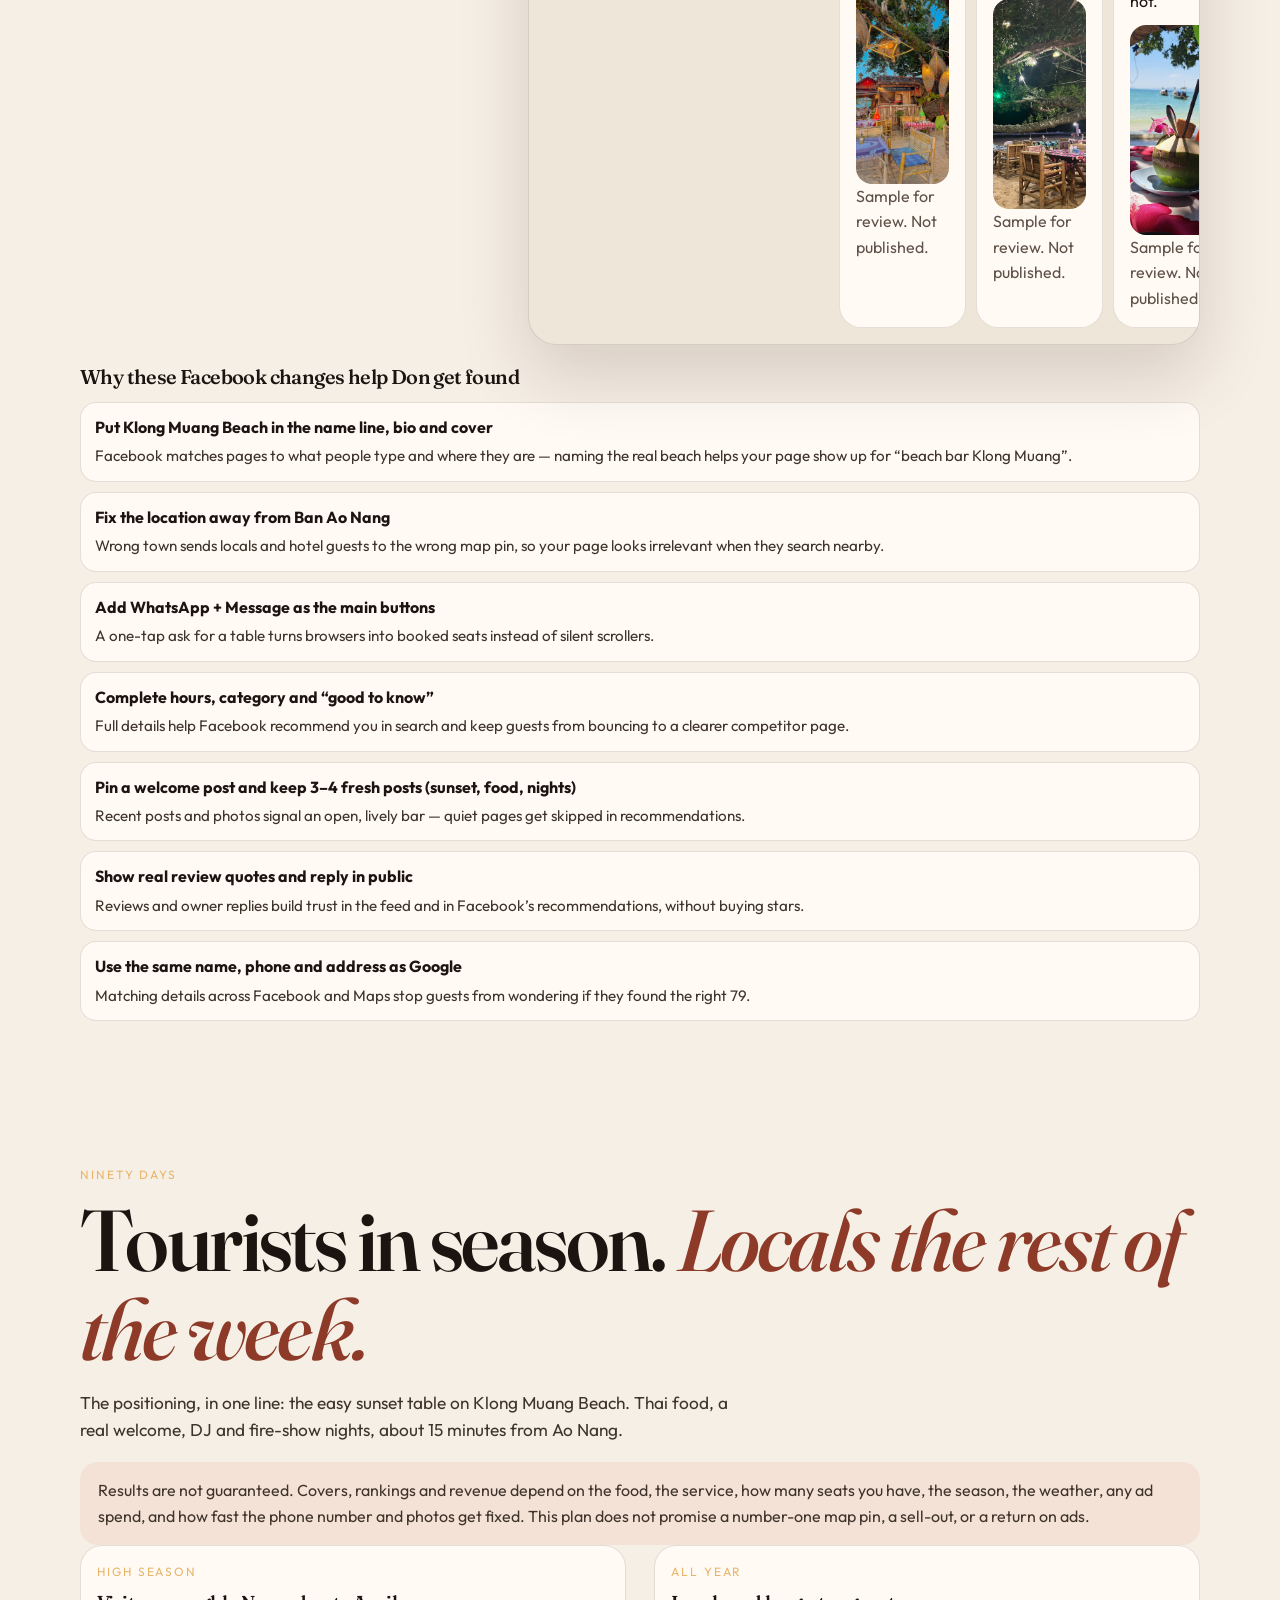
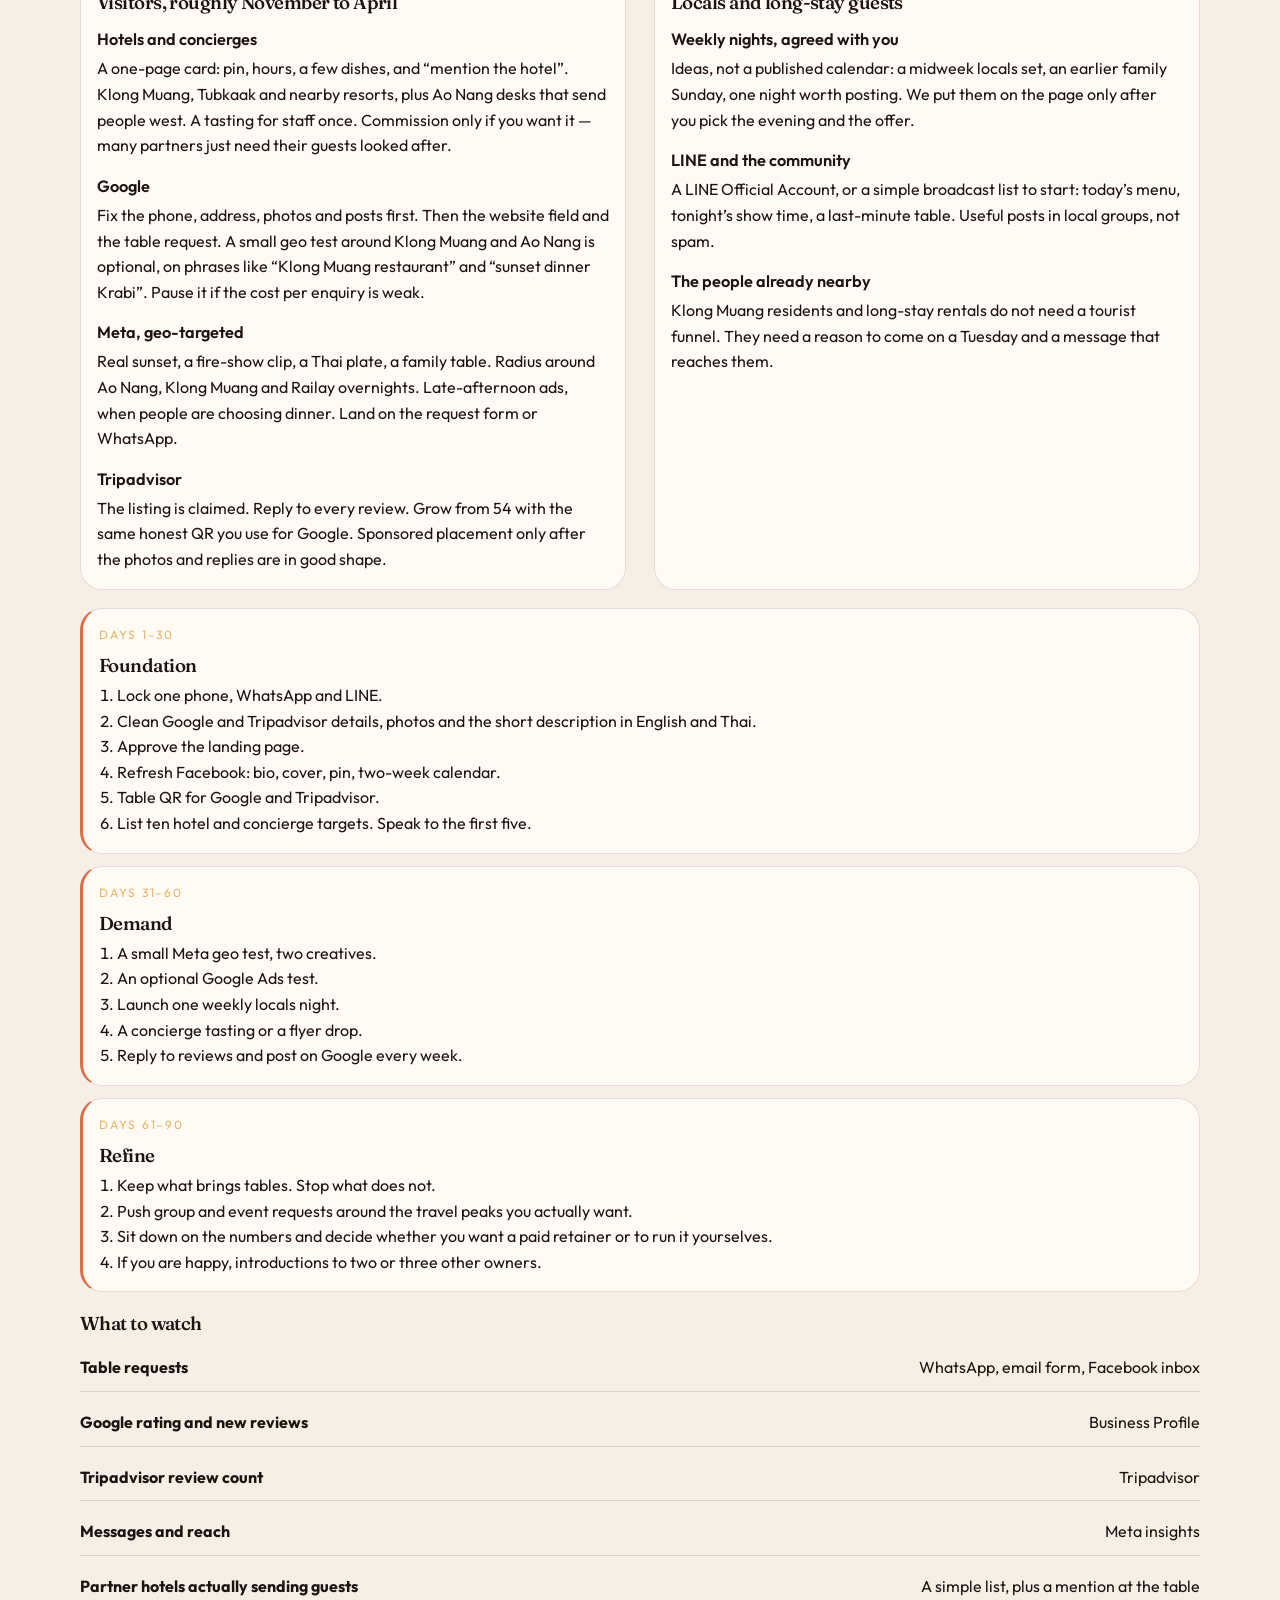
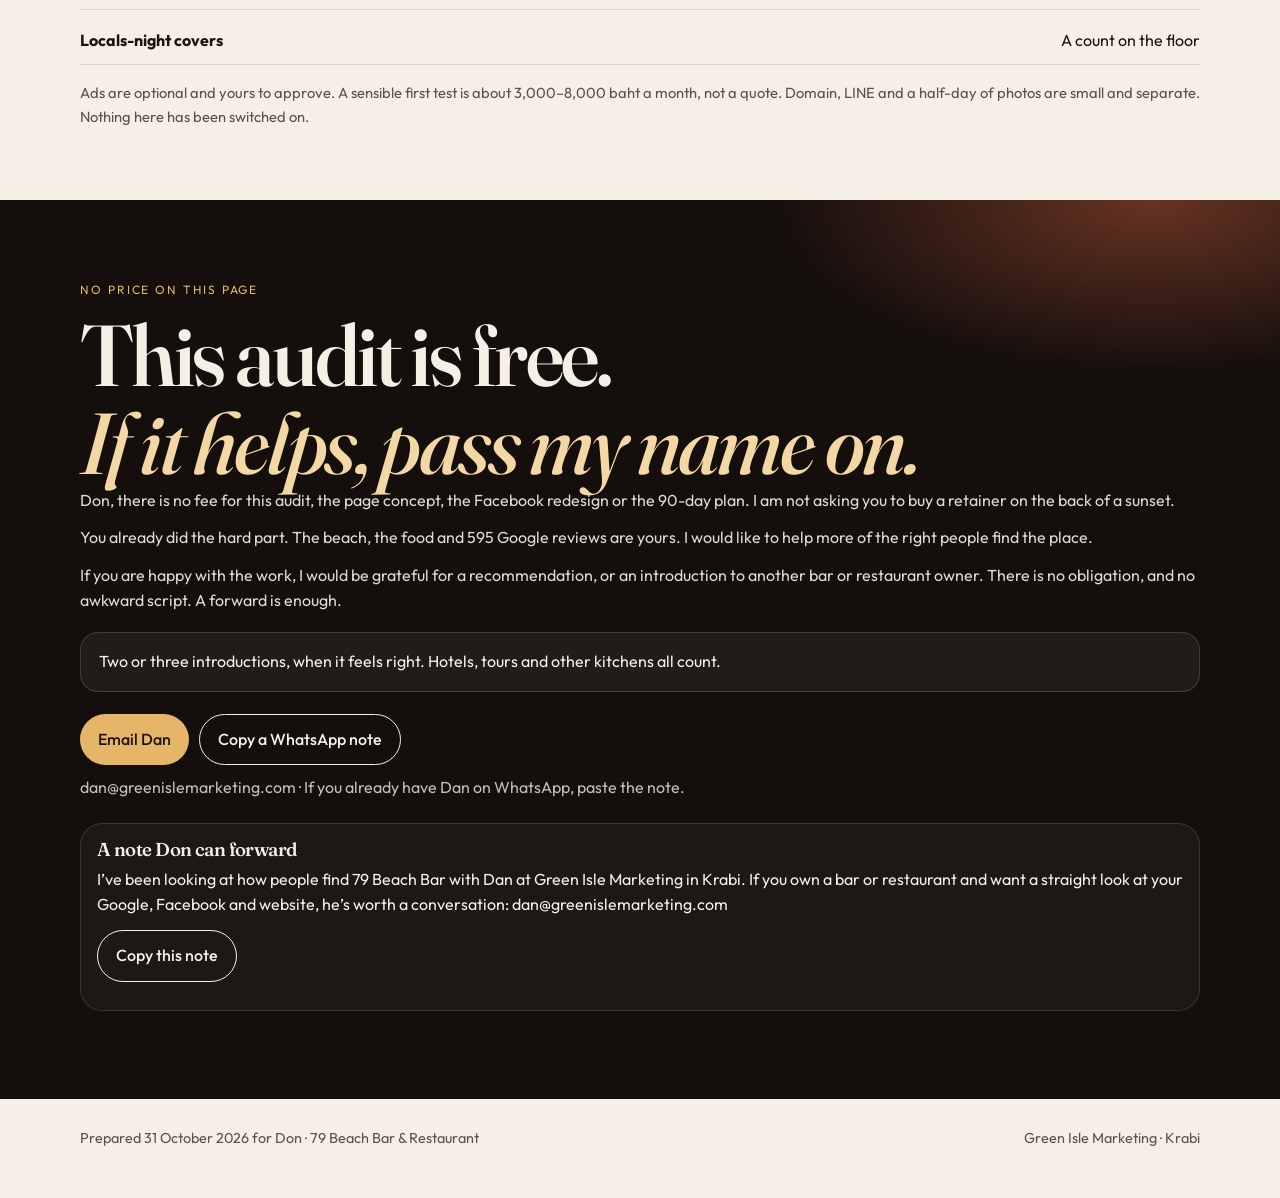
<file: proposals/79-beach-bar/facebook.html>
<!doctype html>
<html lang="en">
<head>
<meta charset="utf-8">
<meta name="viewport" content="width=device-width, initial-scale=1">
<meta name="robots" content="noindex,nofollow">
<title>Facebook proposal · 79 Beach Bar</title>
<meta http-equiv="refresh" content="0; url=index.html#facebook">
<script>location.replace('index.html#facebook')</script>
</head>
<body><p><a href="index.html#facebook">Continue to the Facebook proposal</a></p></body>
</html>
</file>
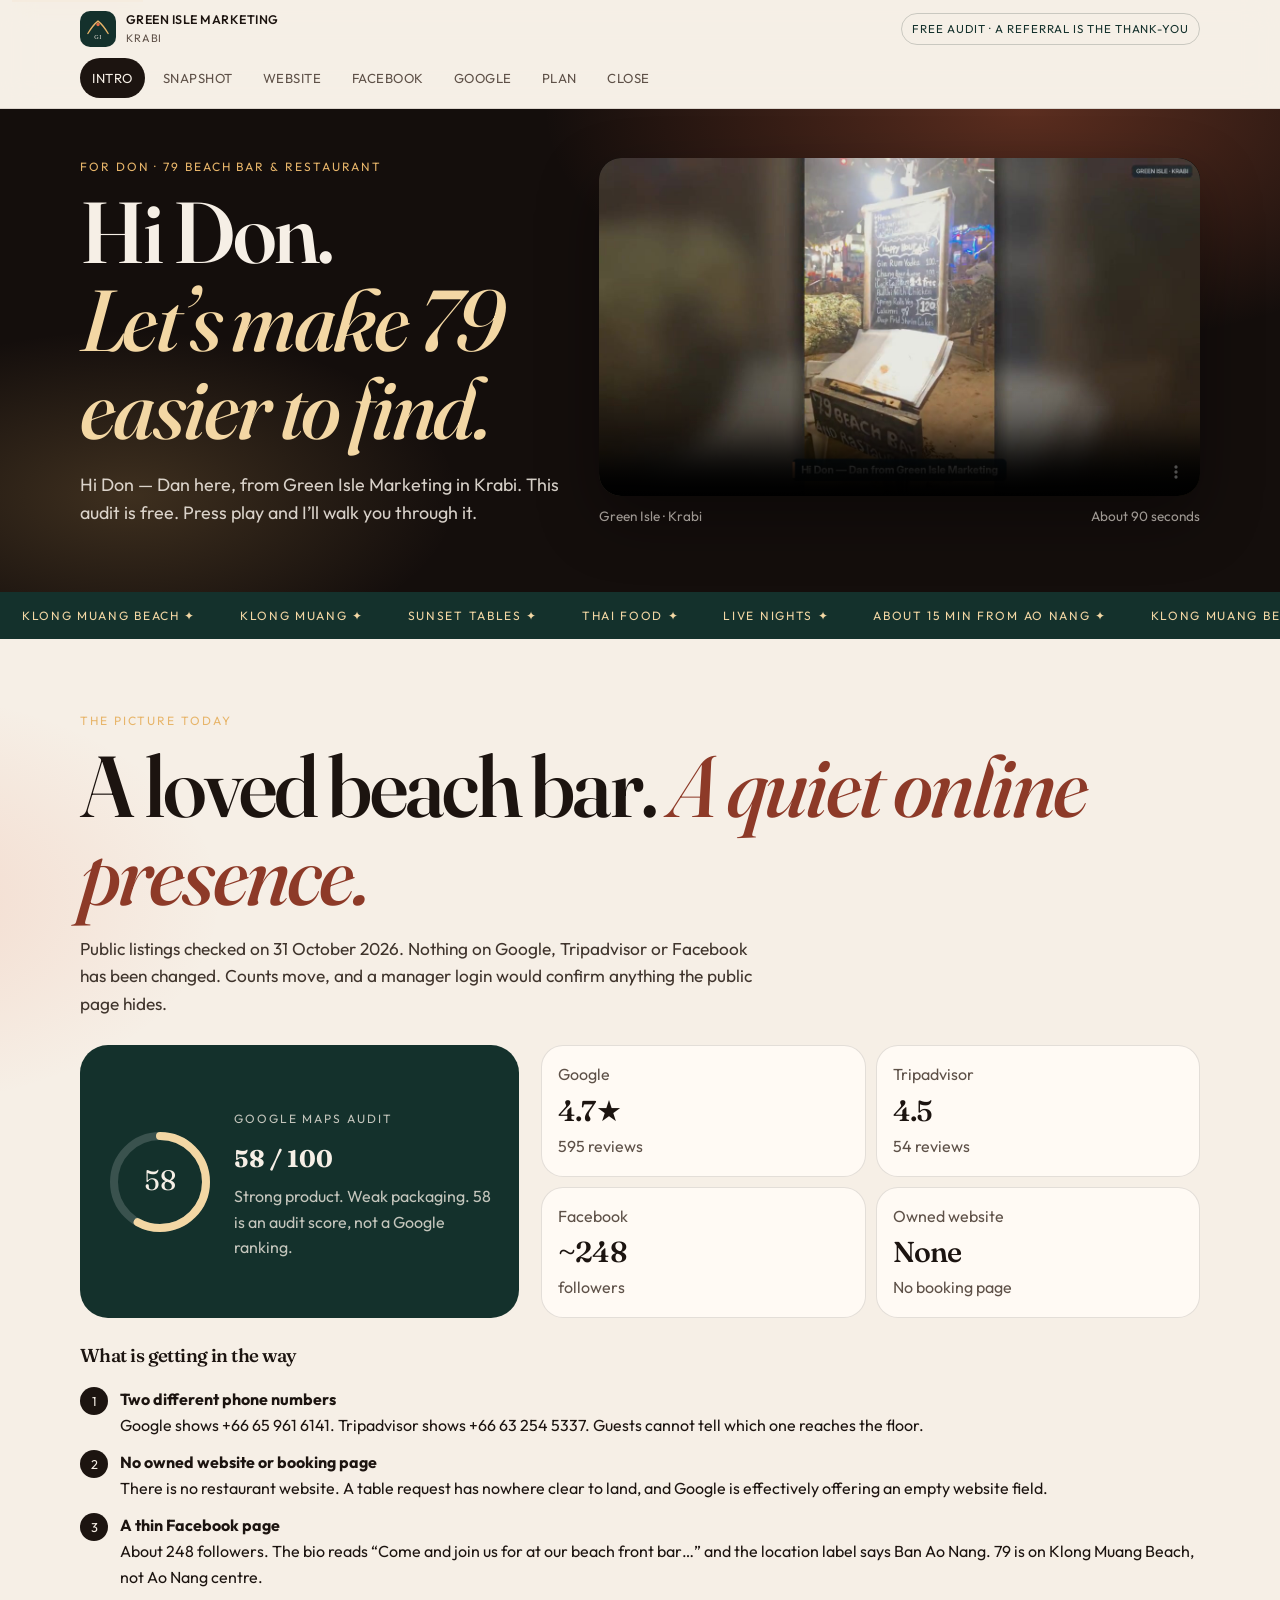
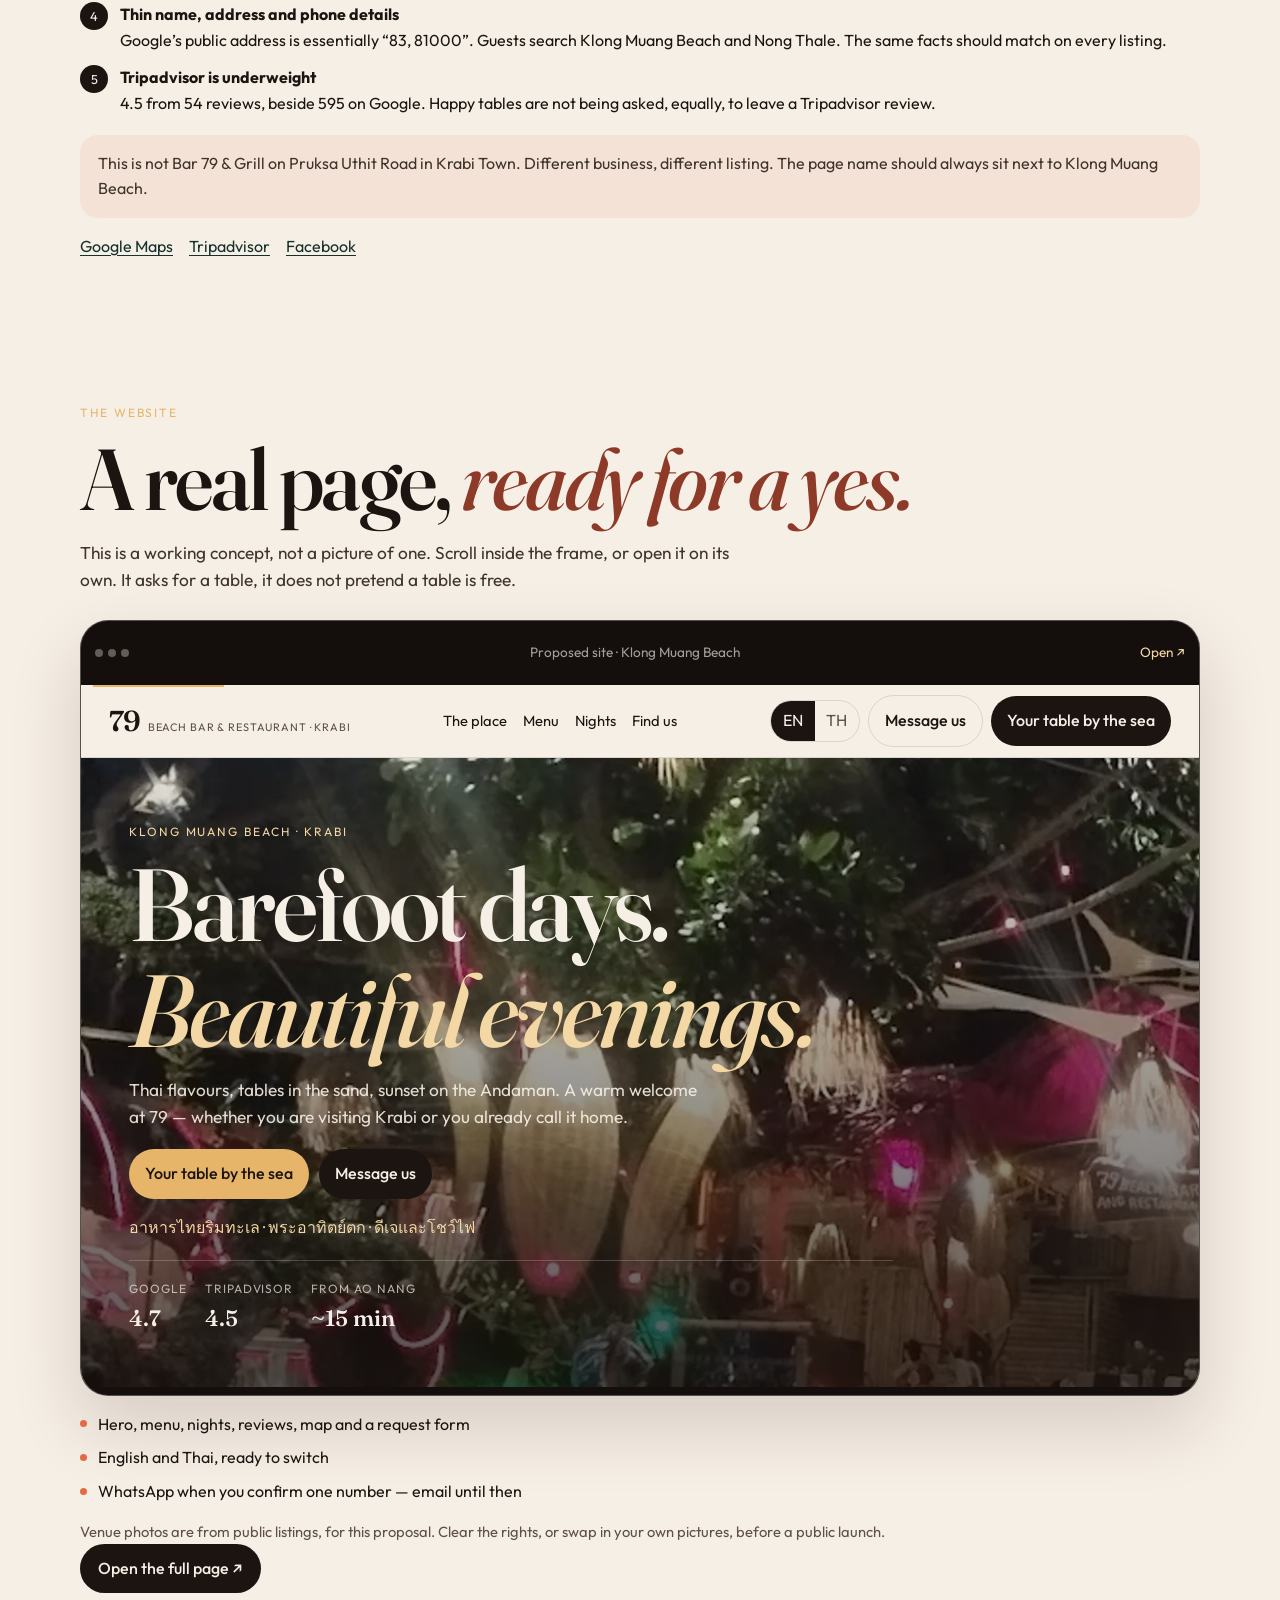
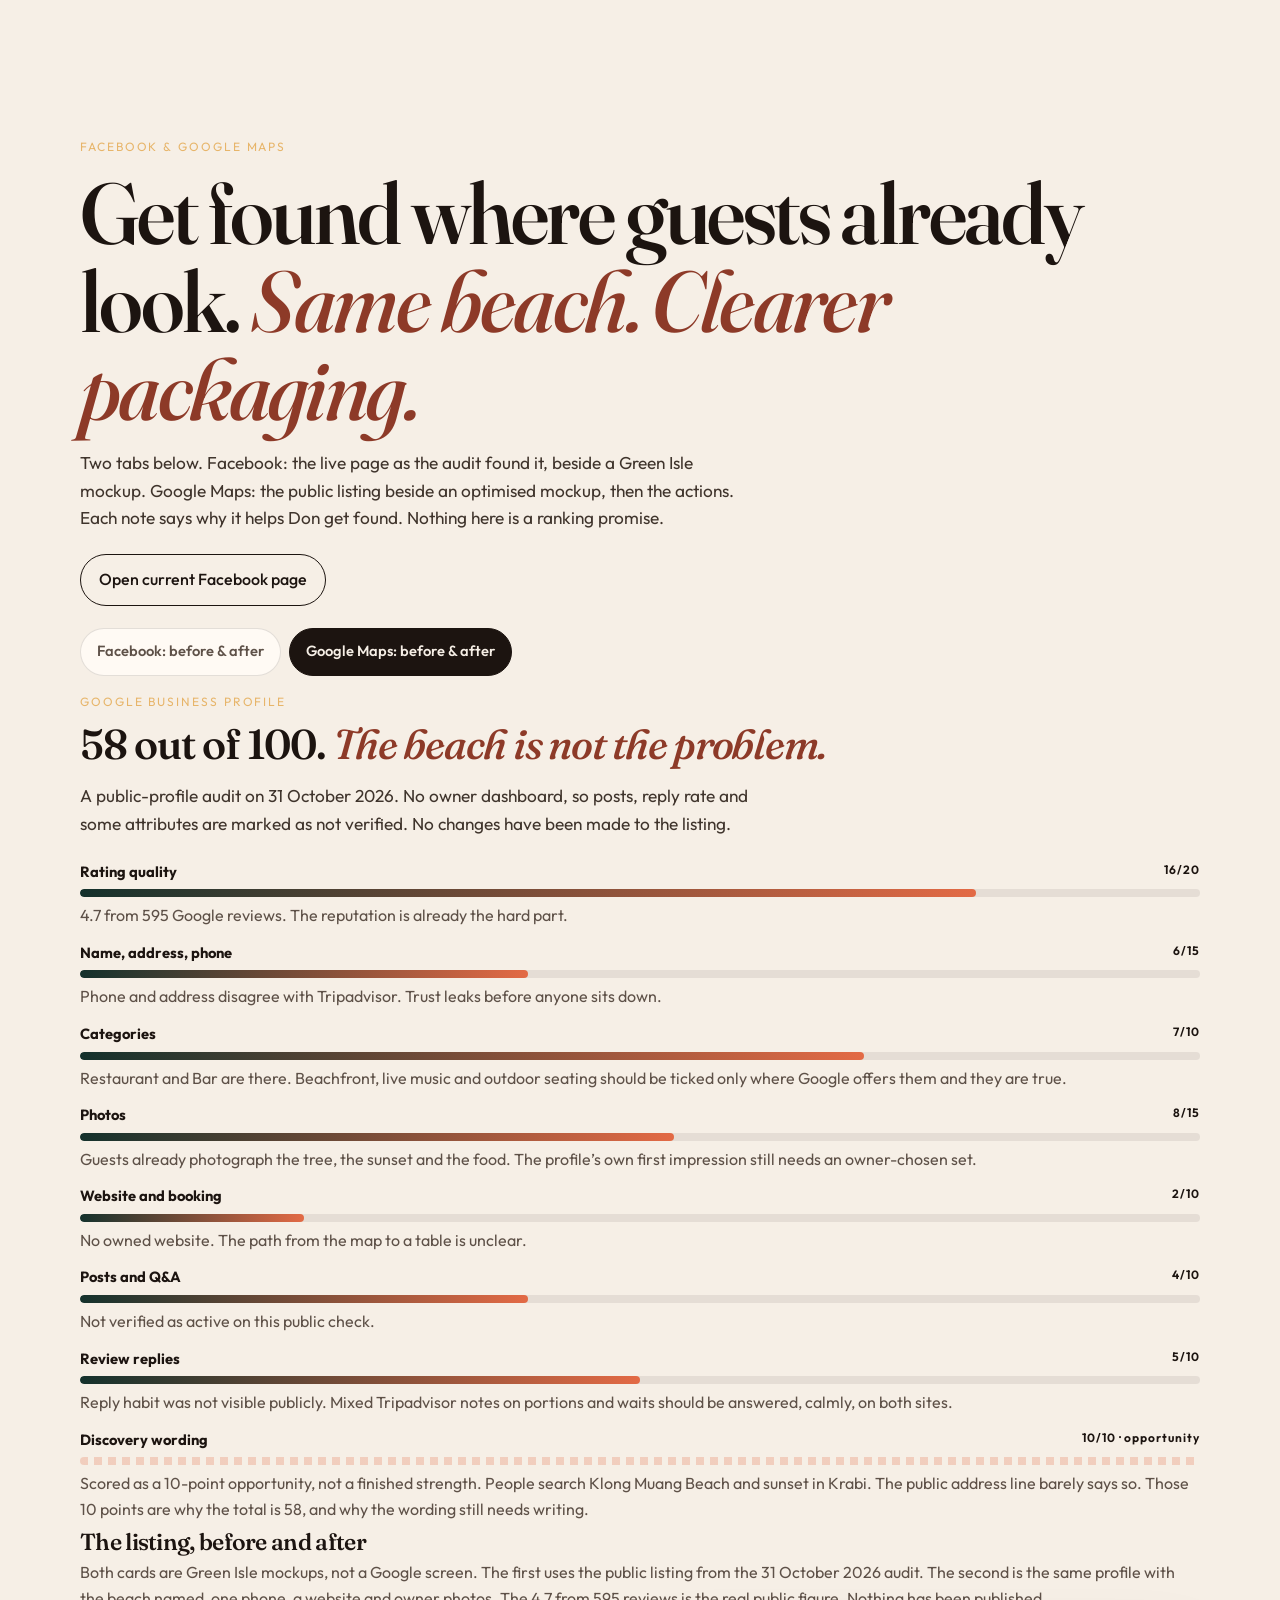
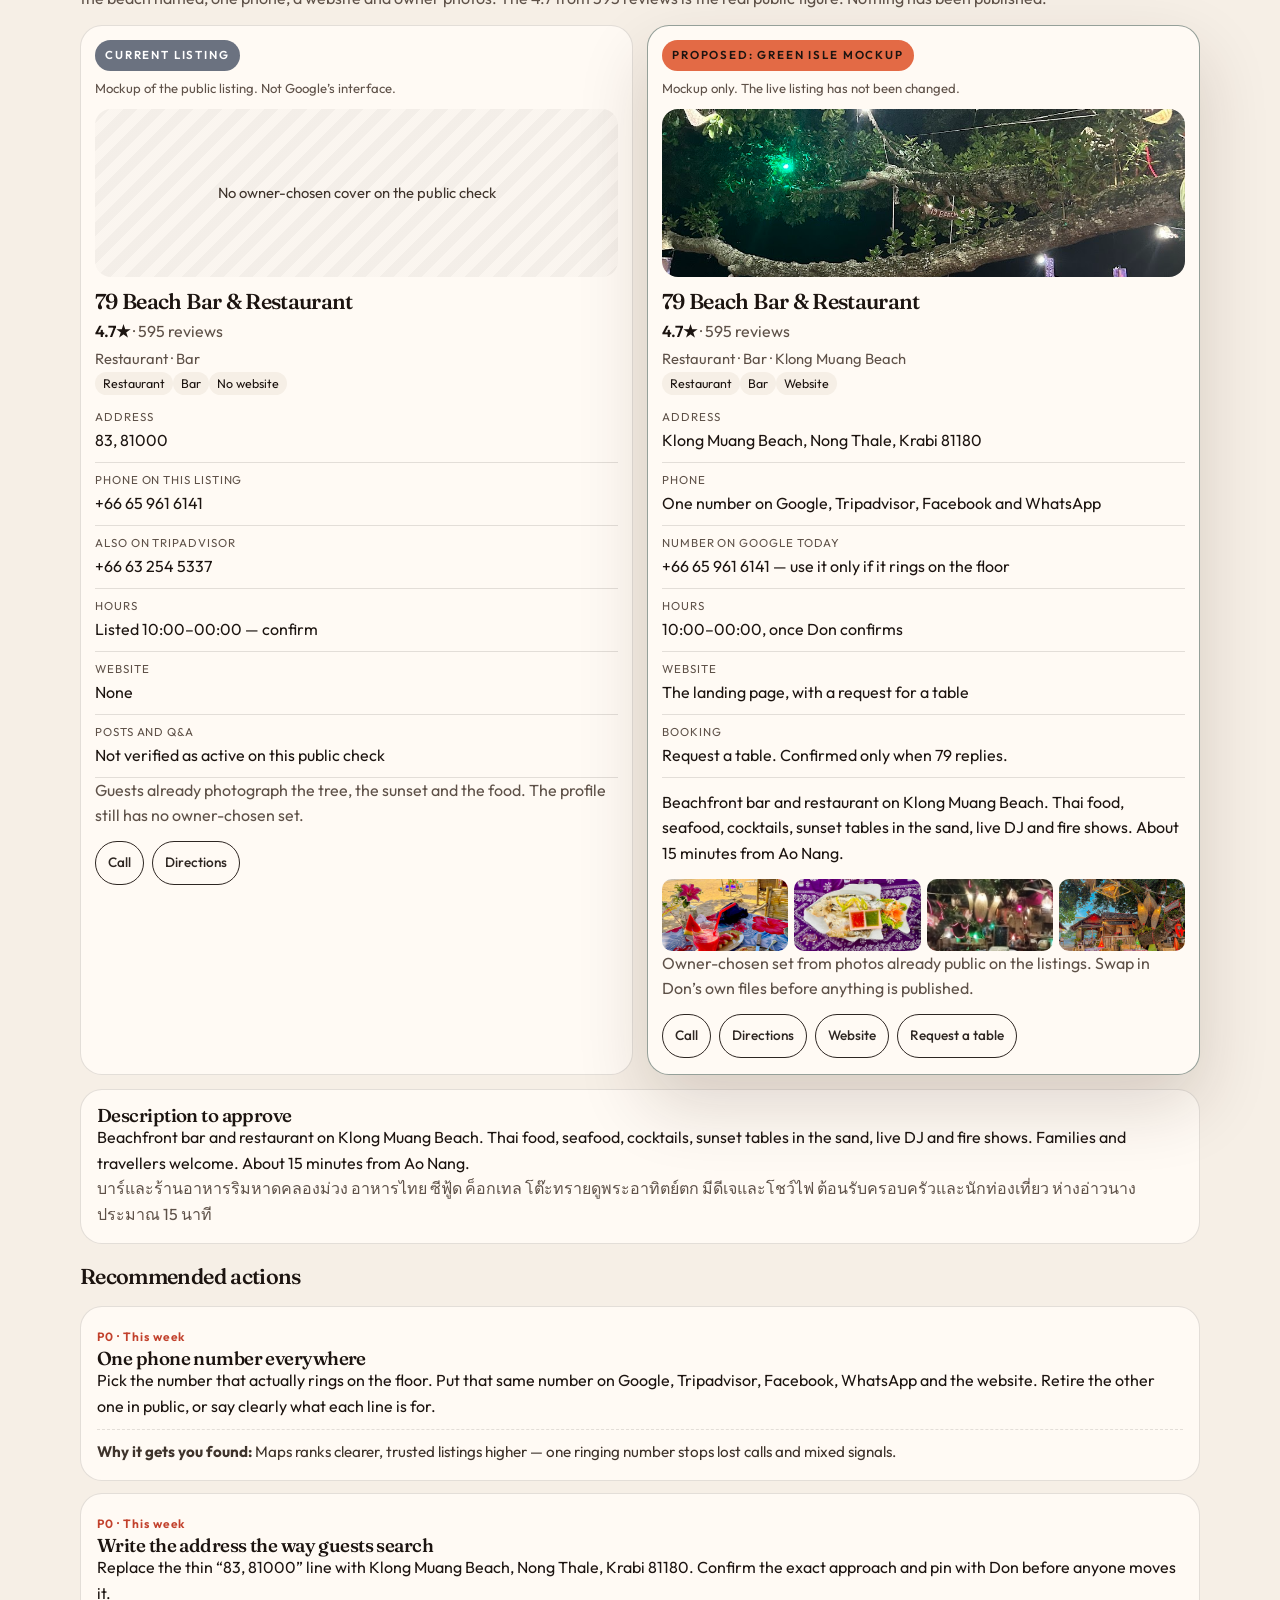
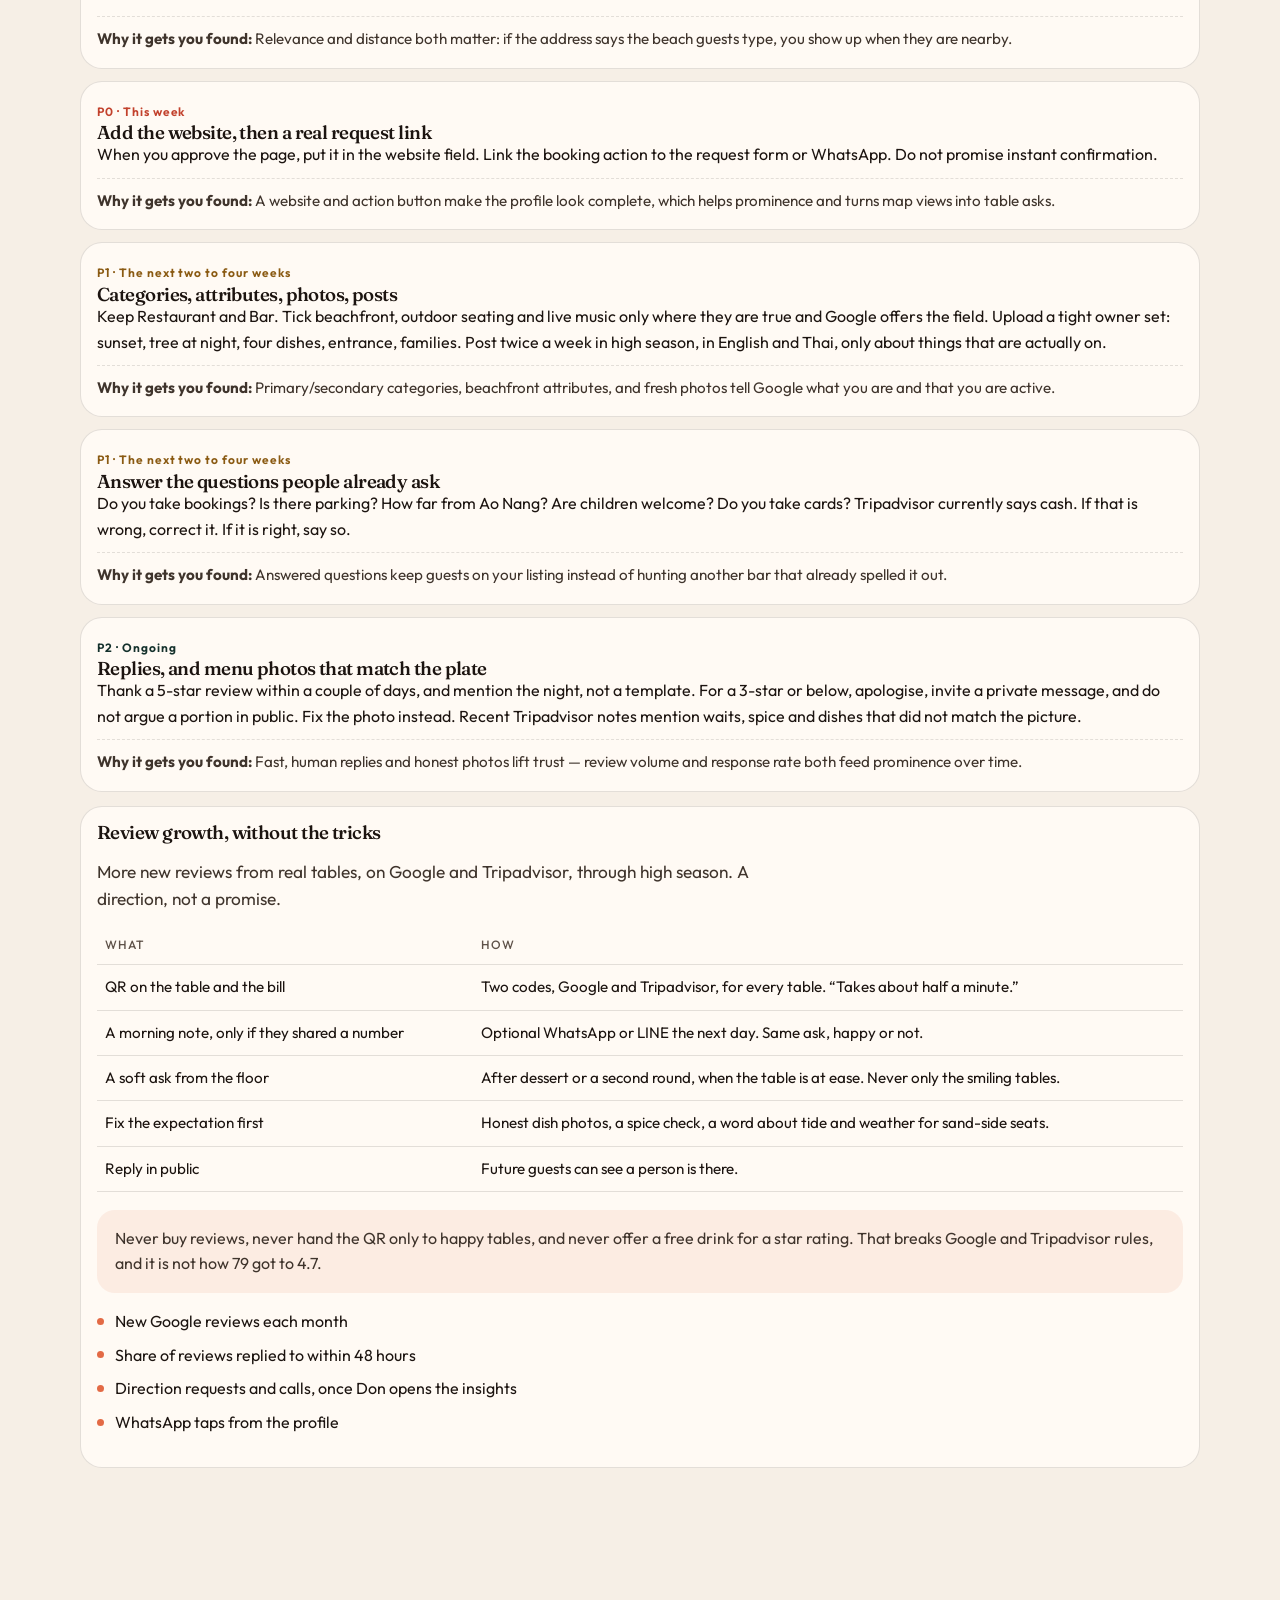
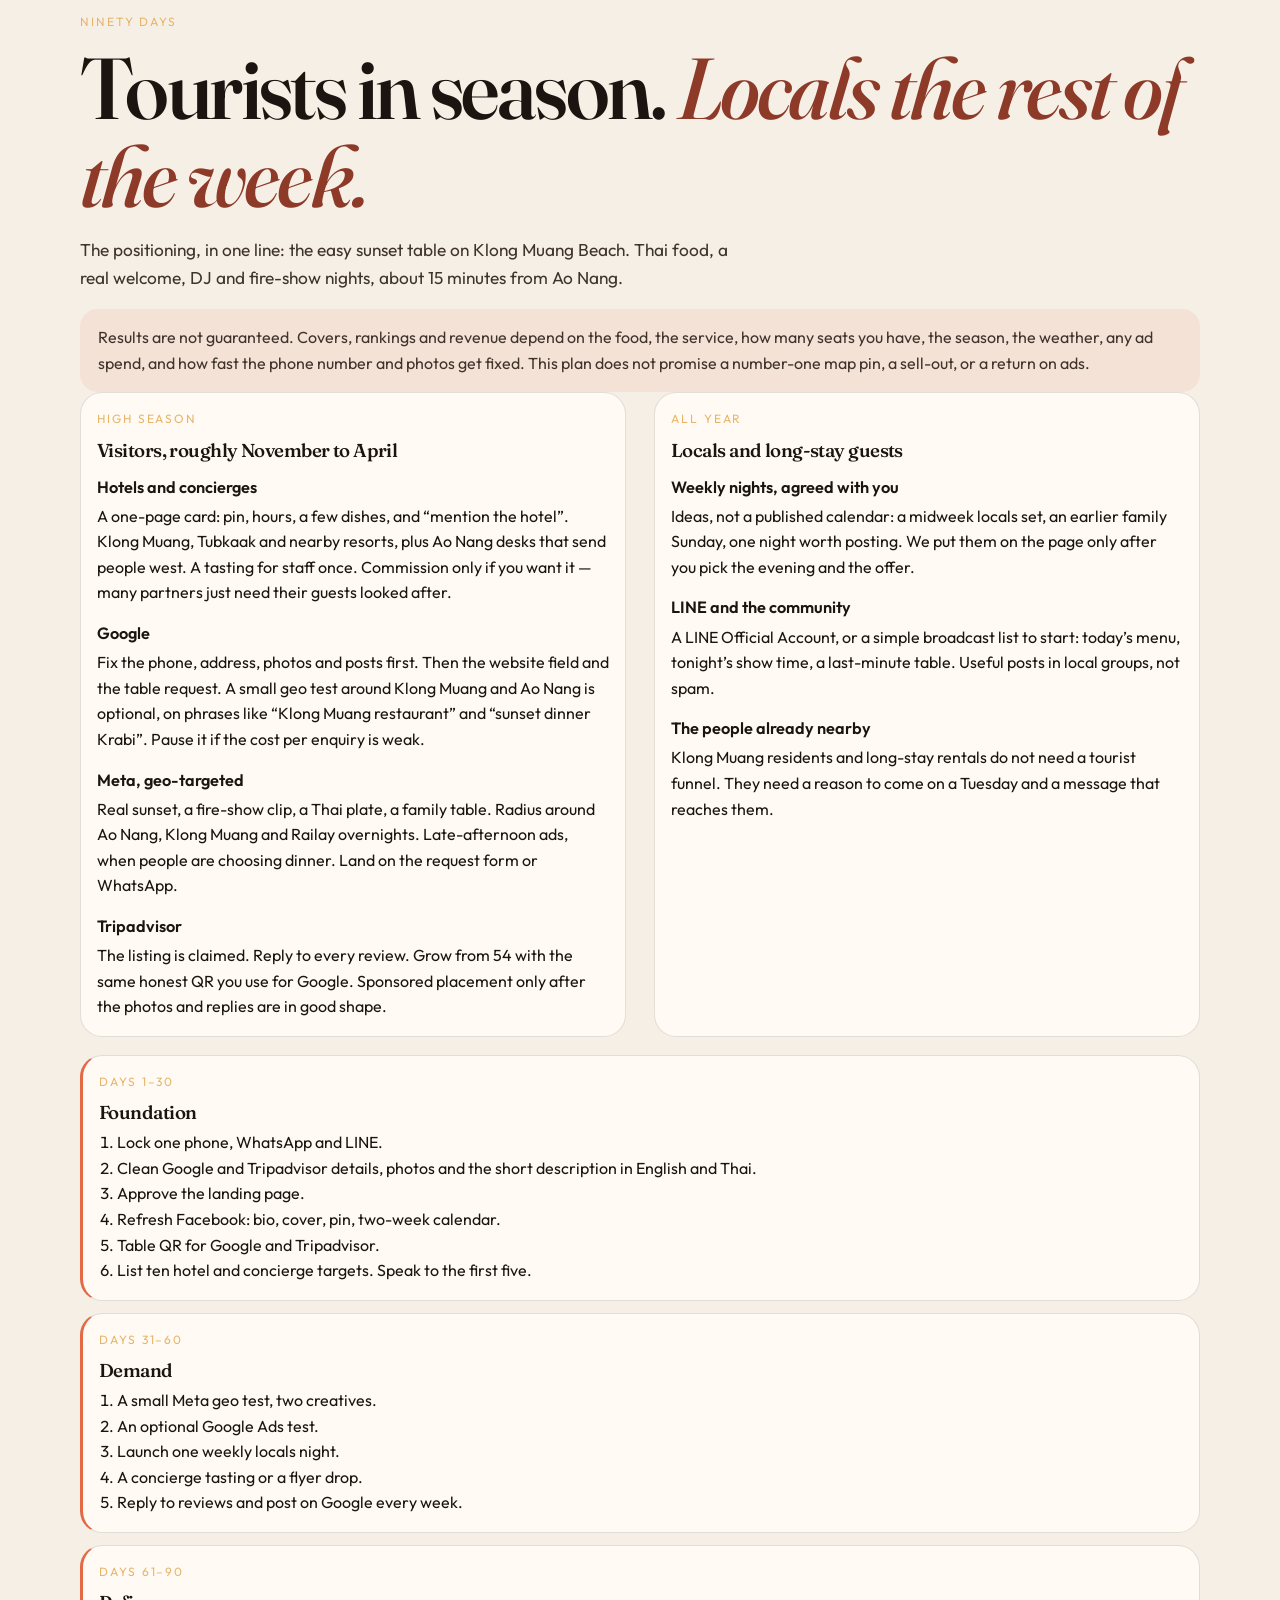
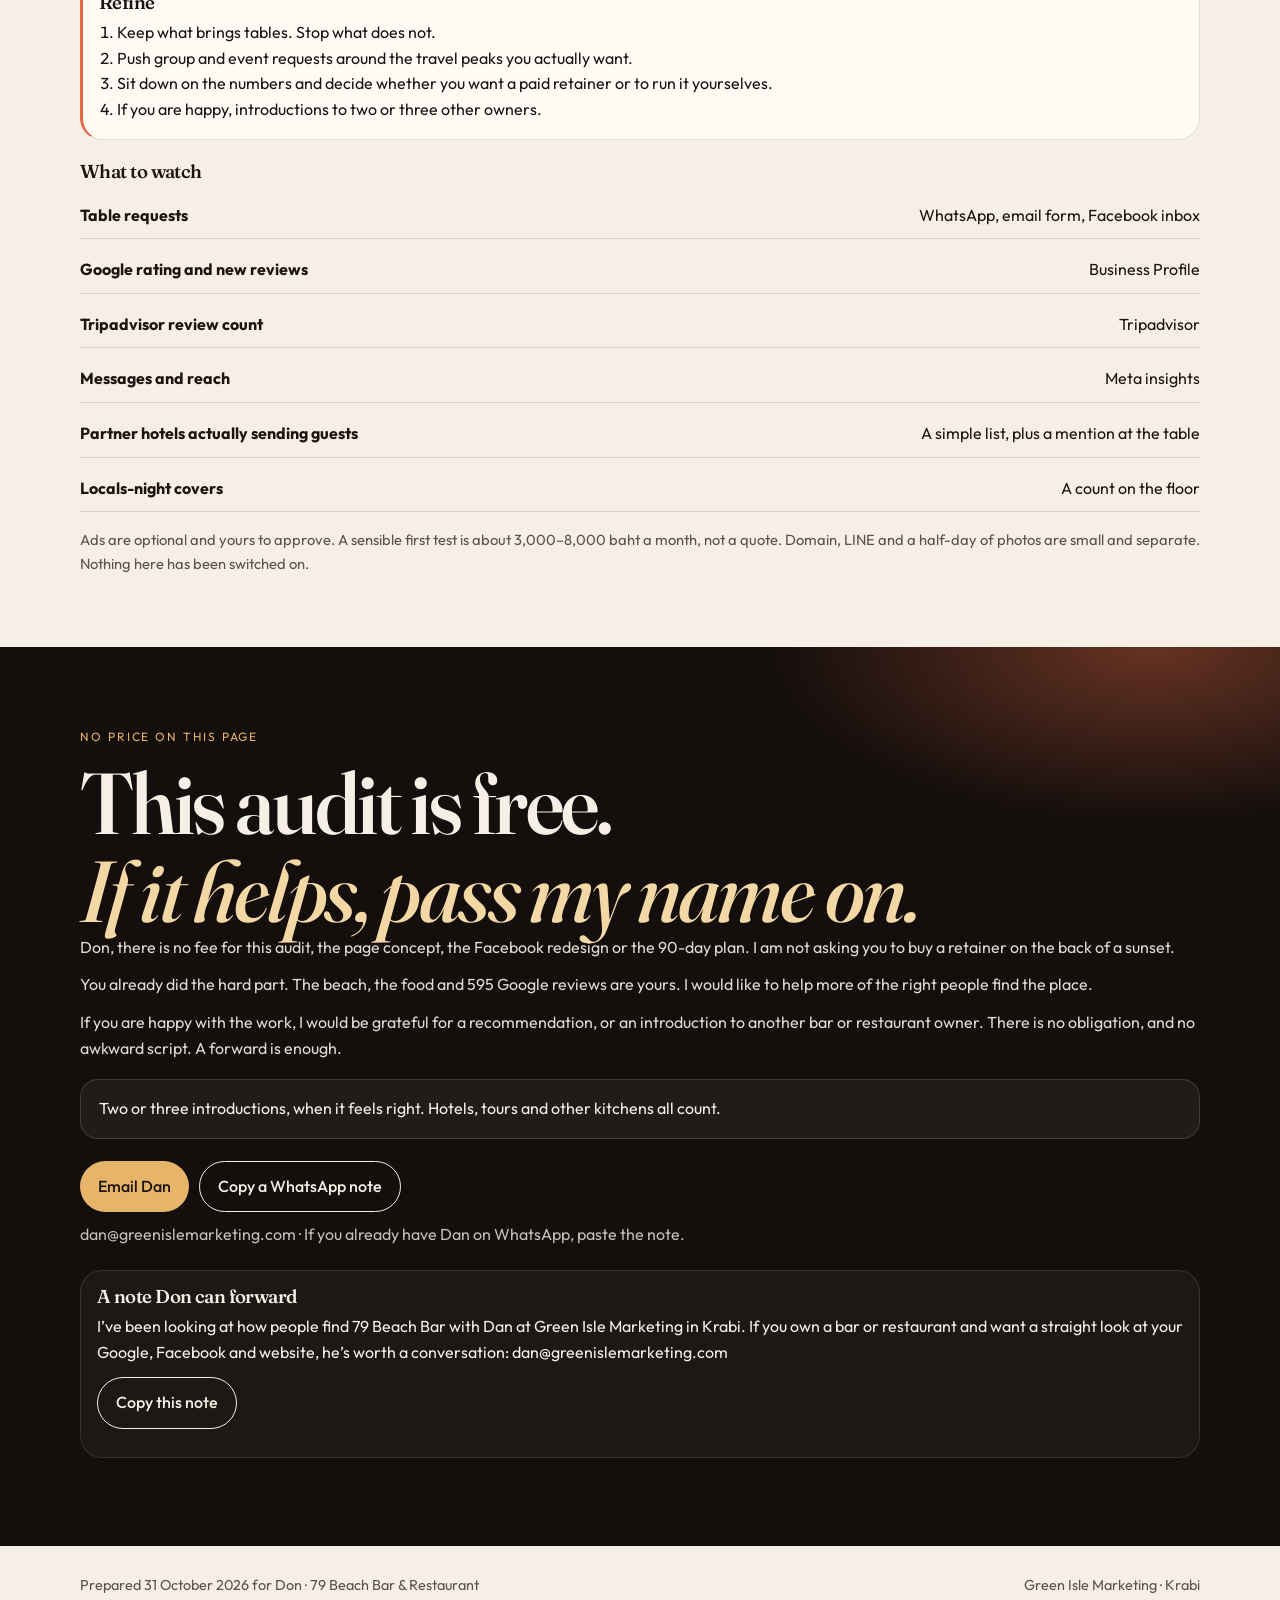
<file: proposals/79-beach-bar/google-audit.html>
<!doctype html>
<html lang="en">
<head>
<meta charset="utf-8">
<meta name="viewport" content="width=device-width, initial-scale=1">
<meta name="robots" content="noindex,nofollow">
<title>Google audit · 79 Beach Bar</title>
<meta http-equiv="refresh" content="0; url=index.html#google">
<script>location.replace('index.html#google')</script>
</head>
<body><p><a href="index.html#google">Continue to the Google audit</a></p></body>
</html>
</file>
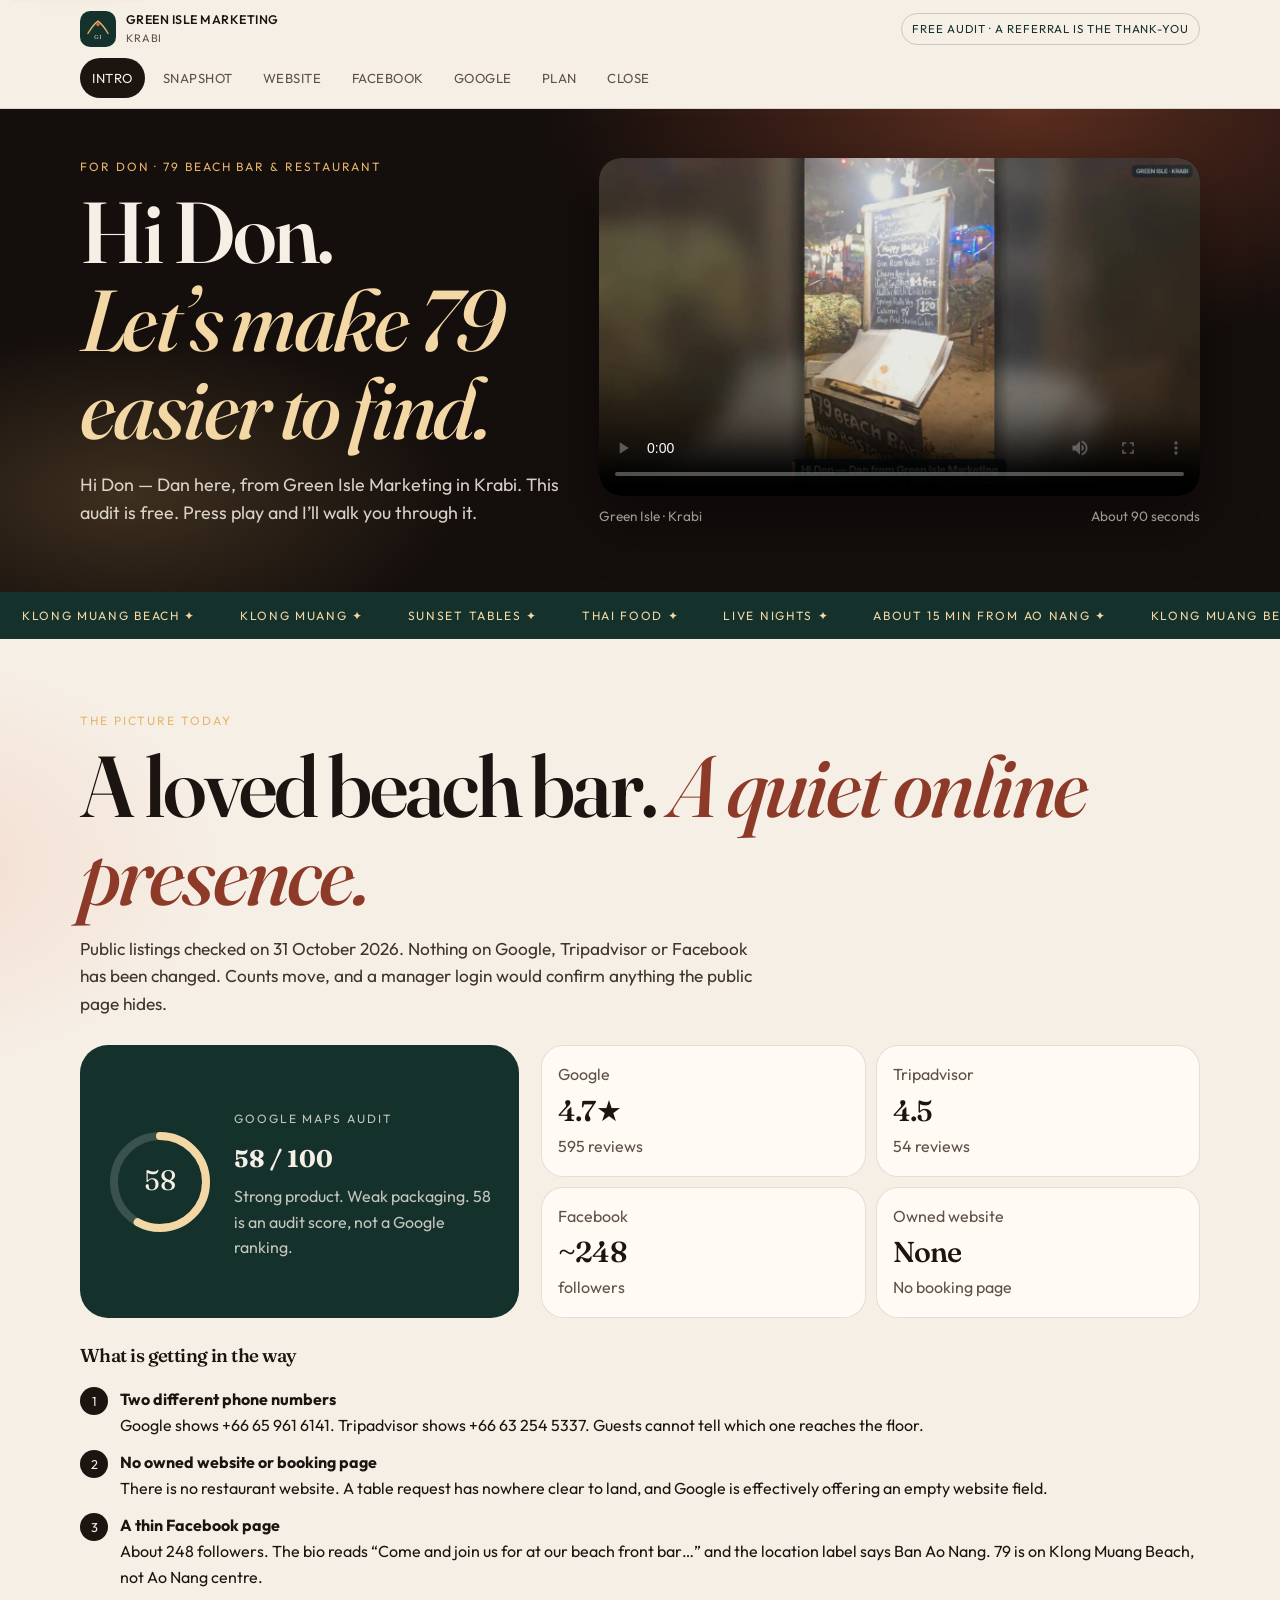
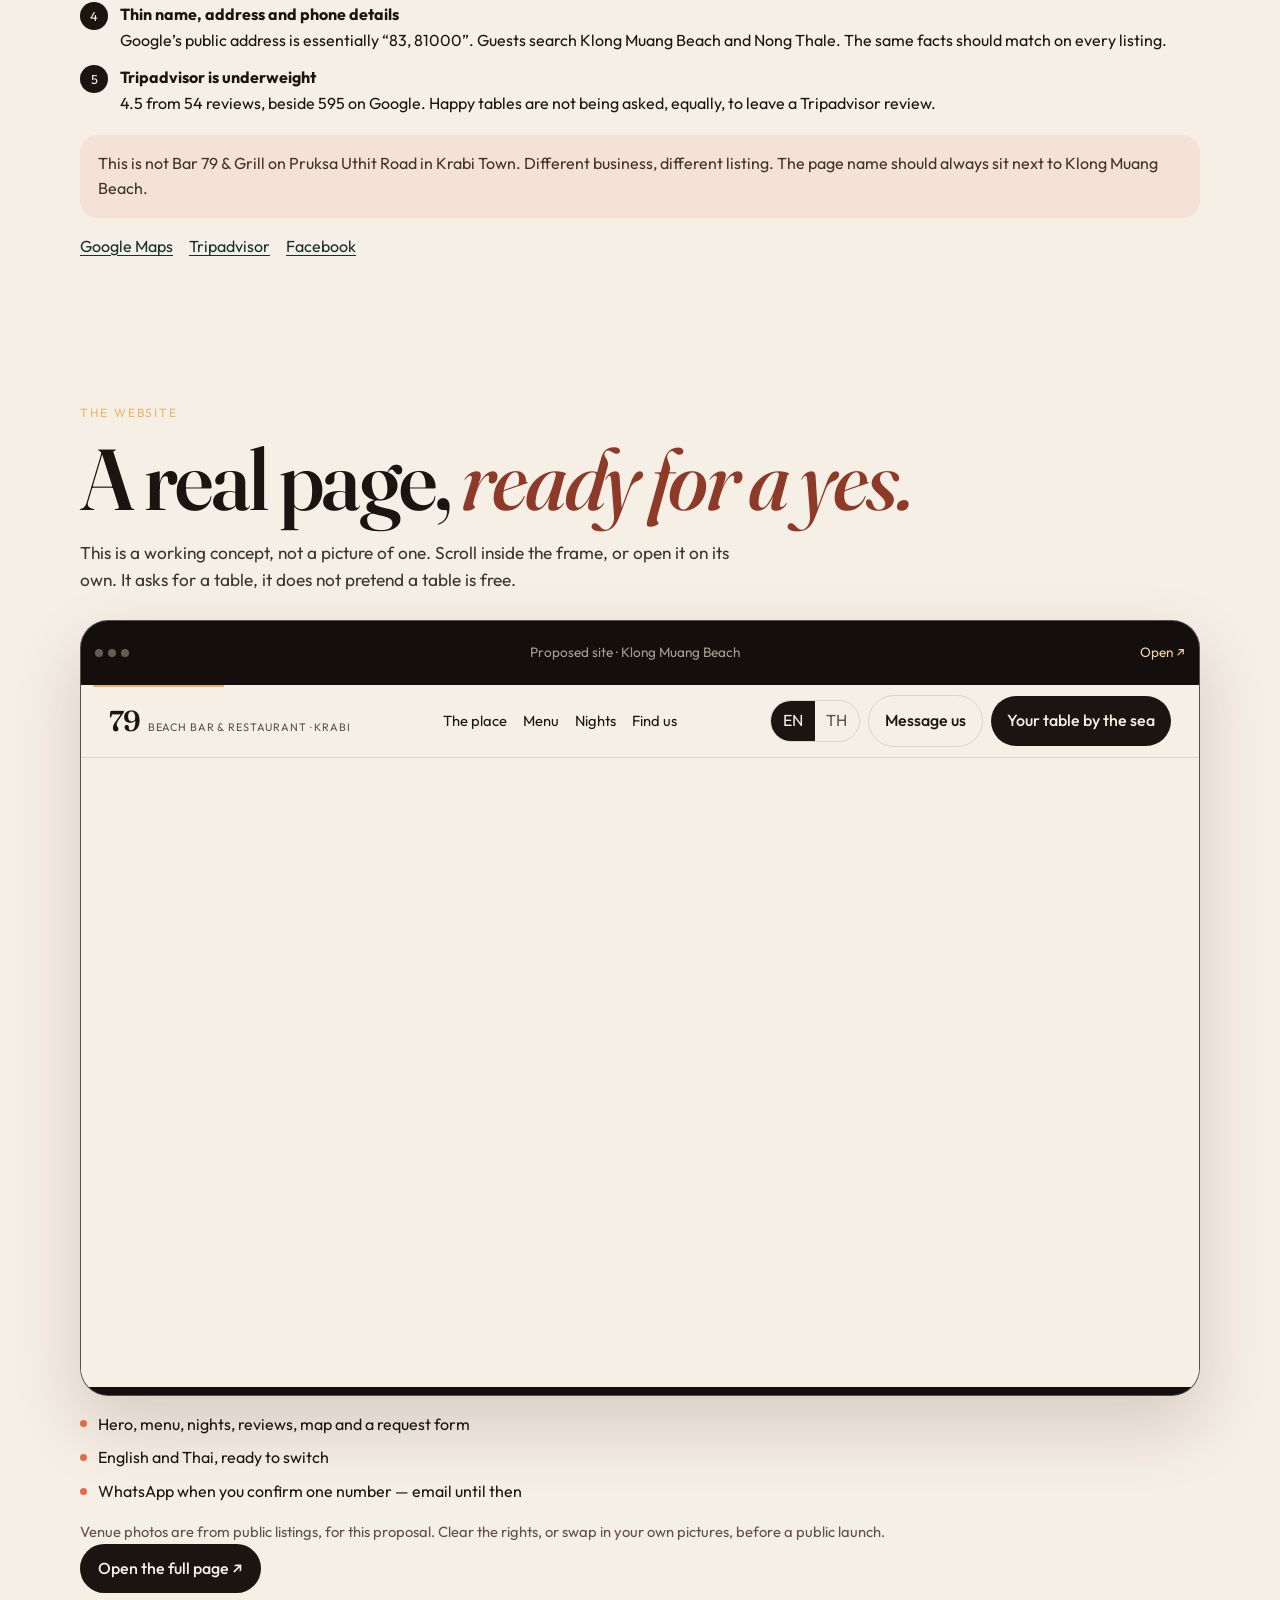
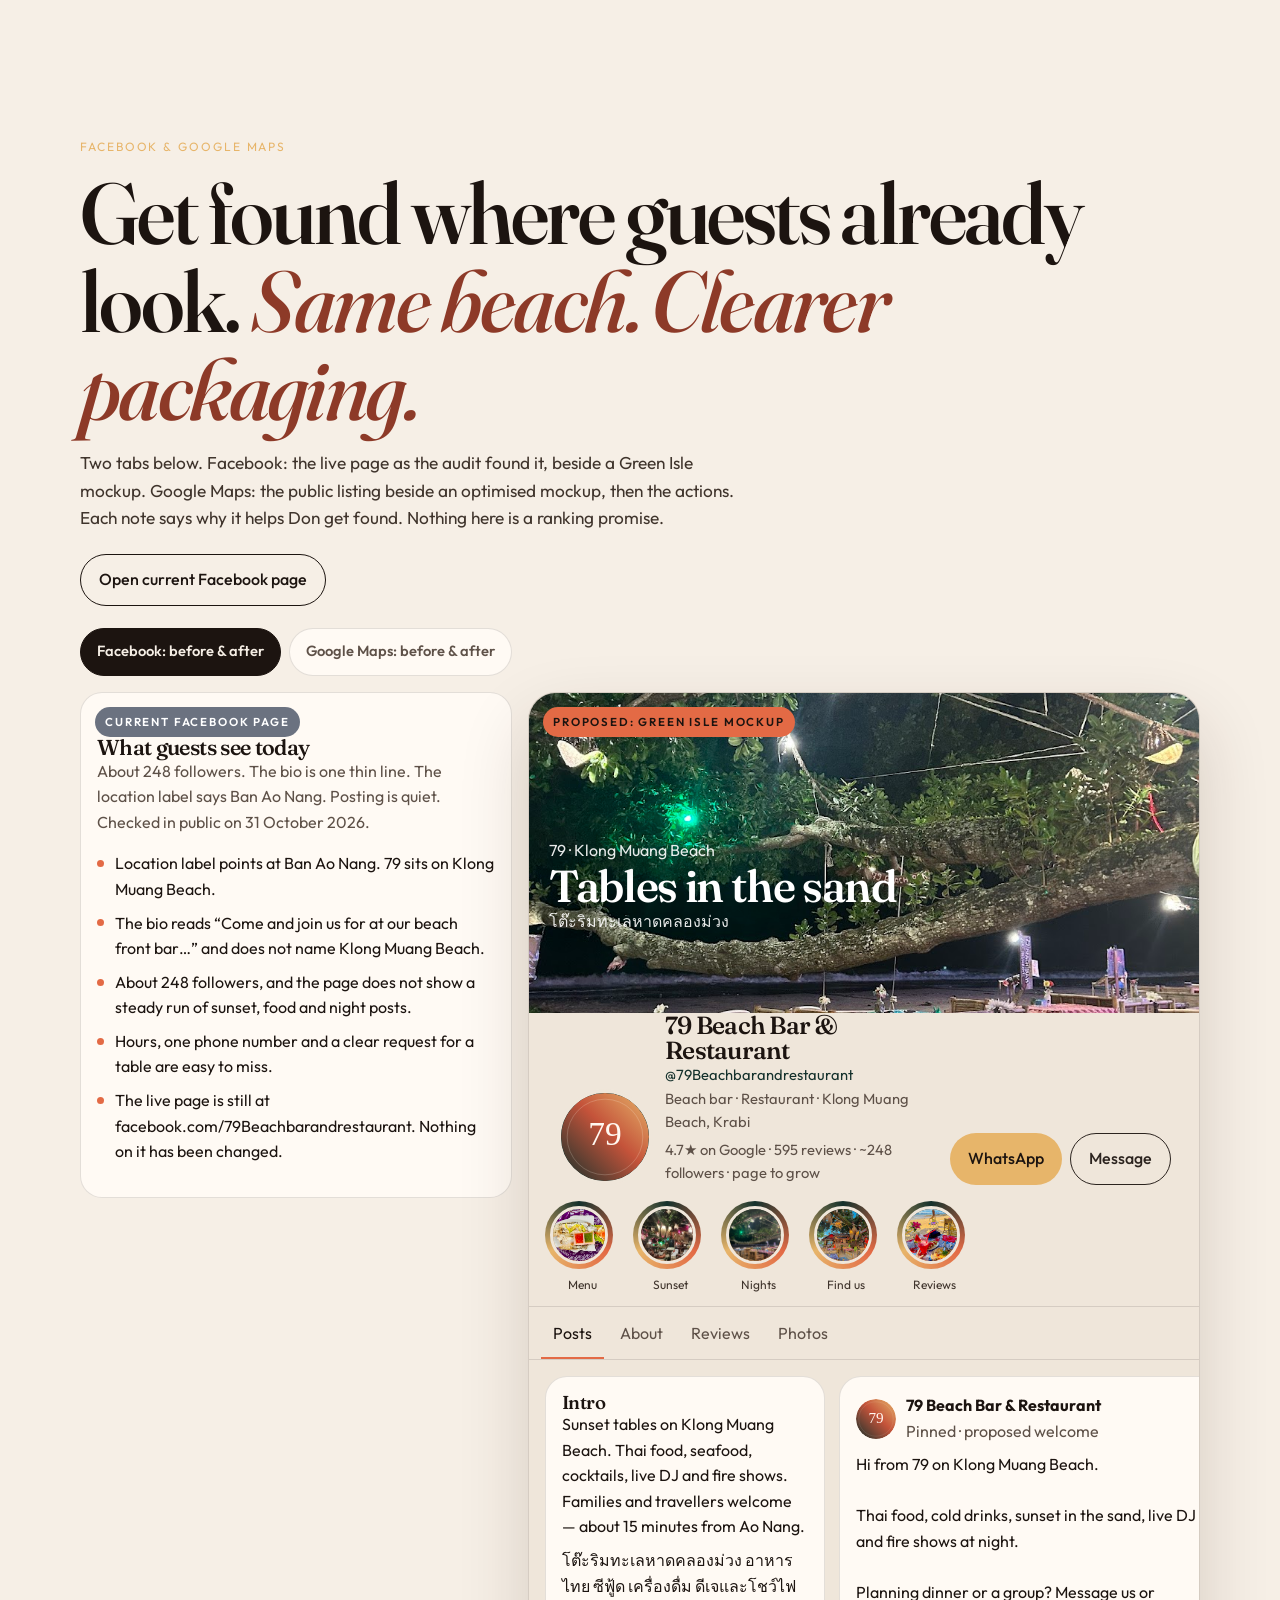
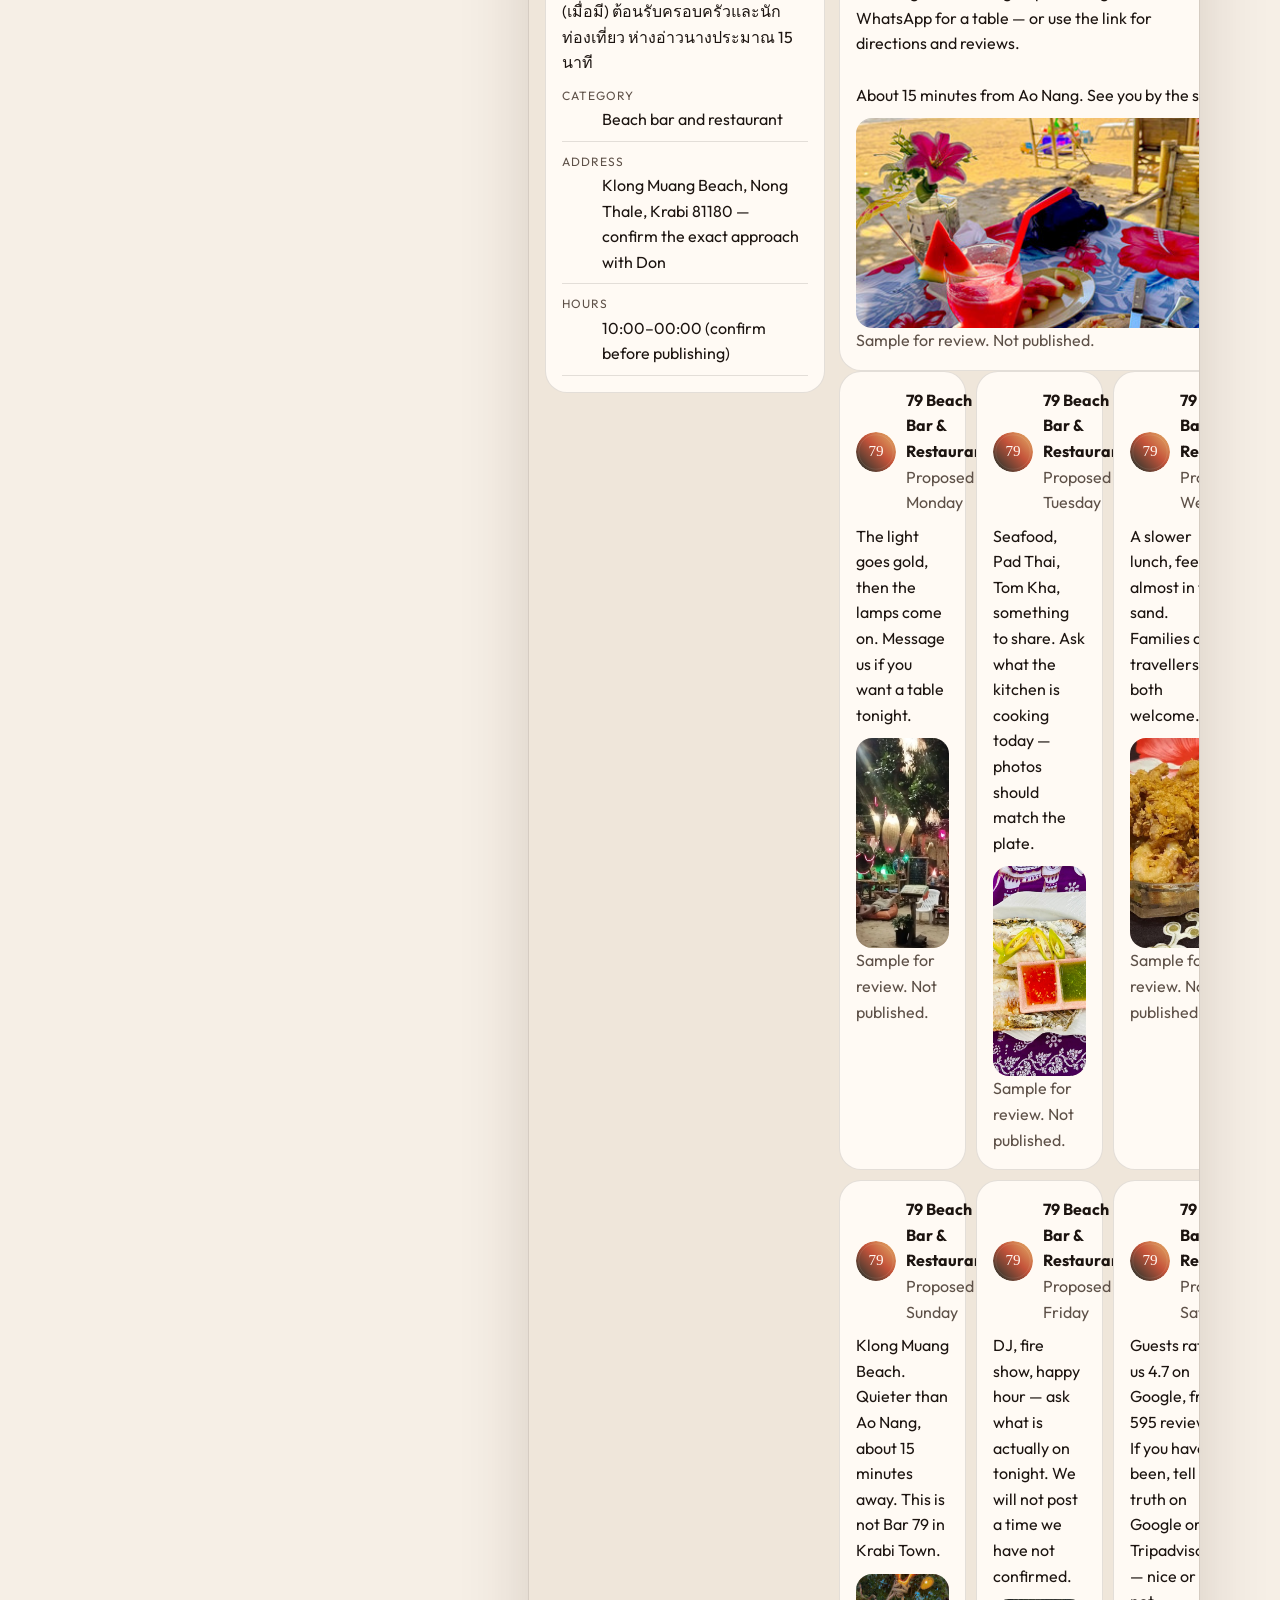
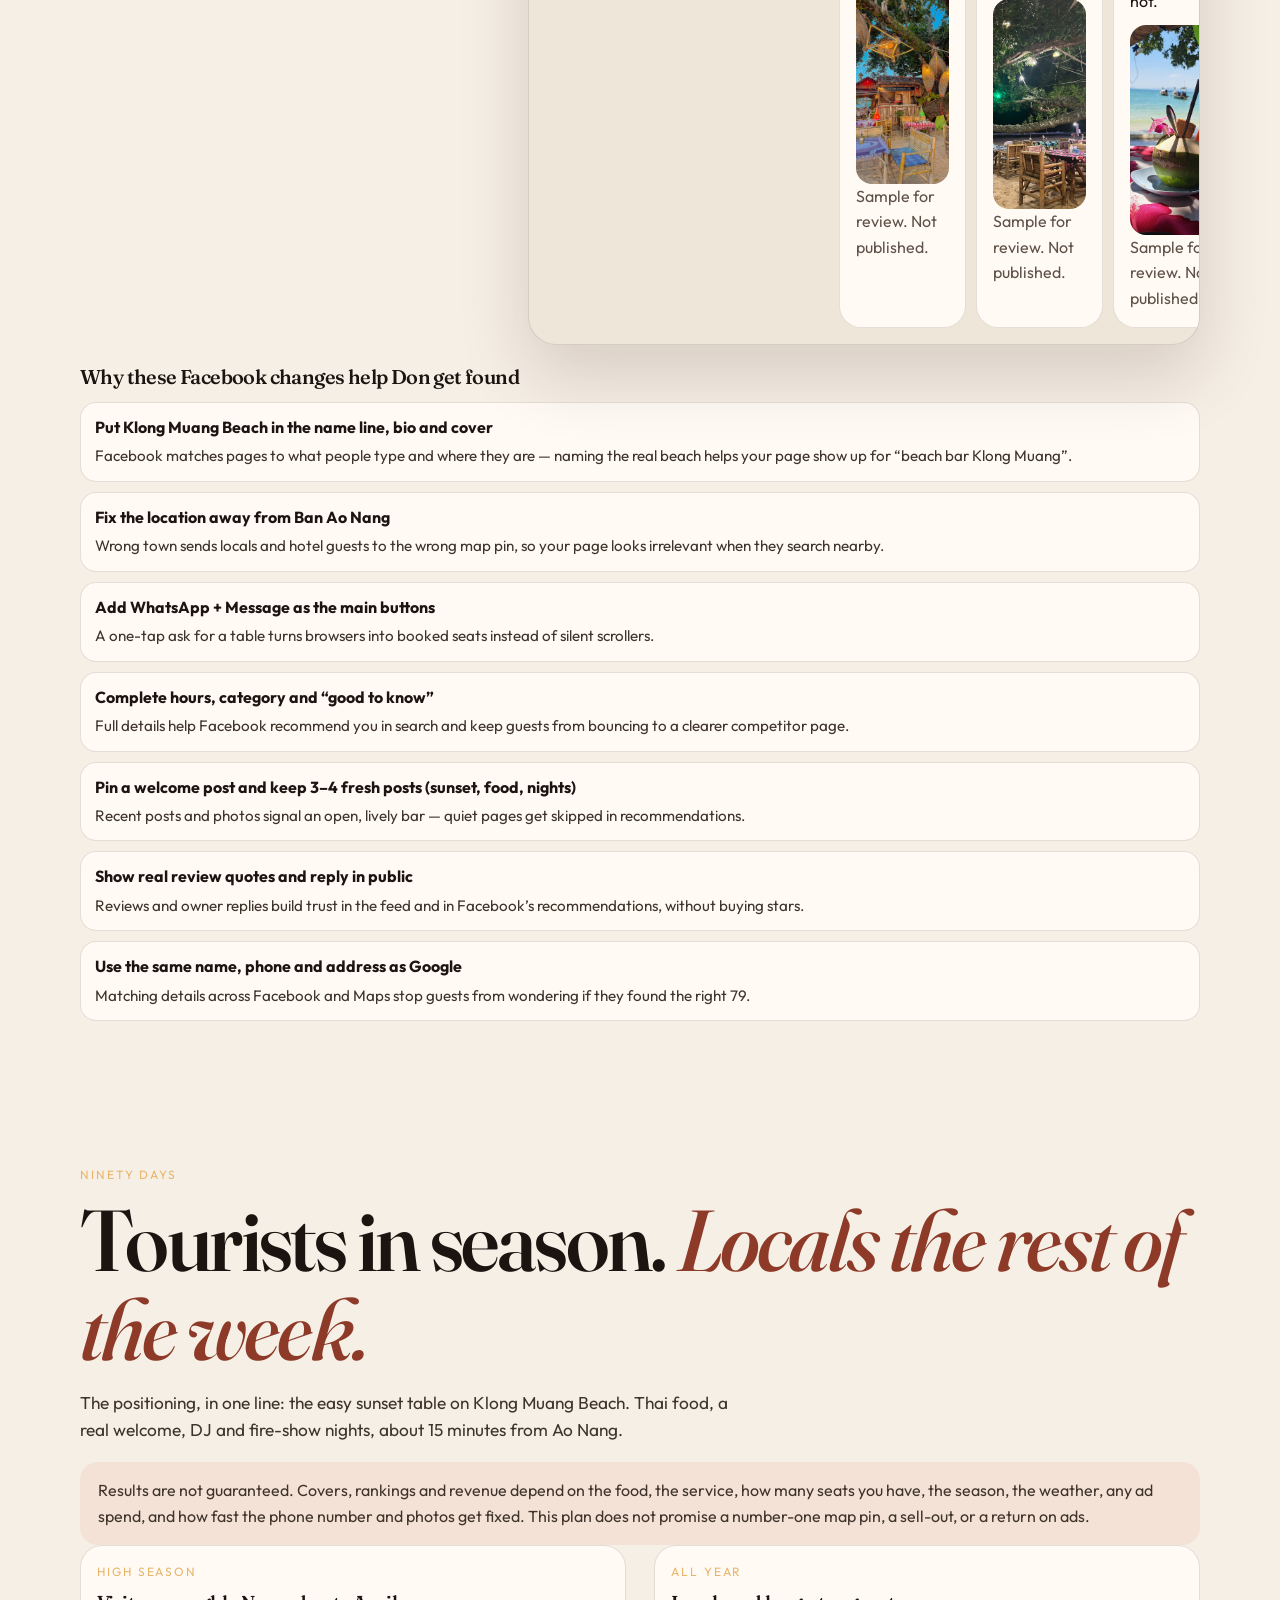
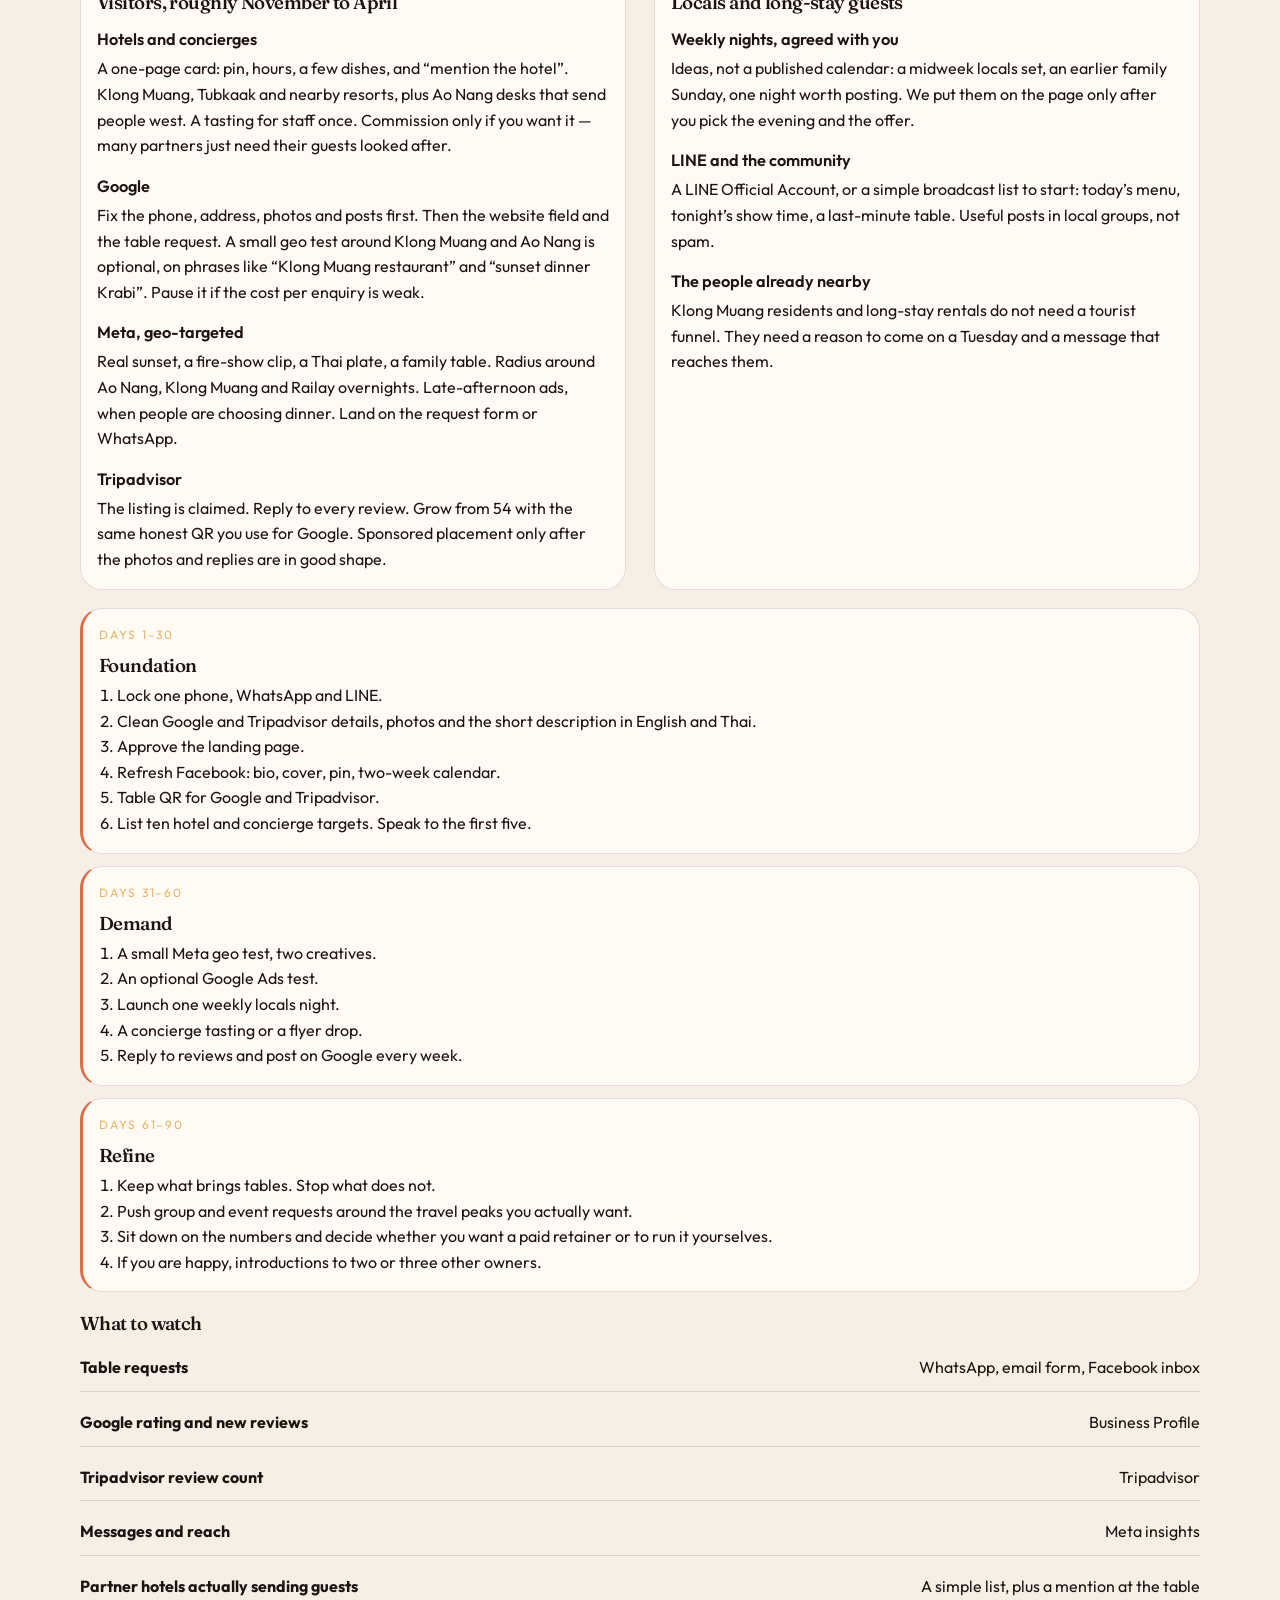
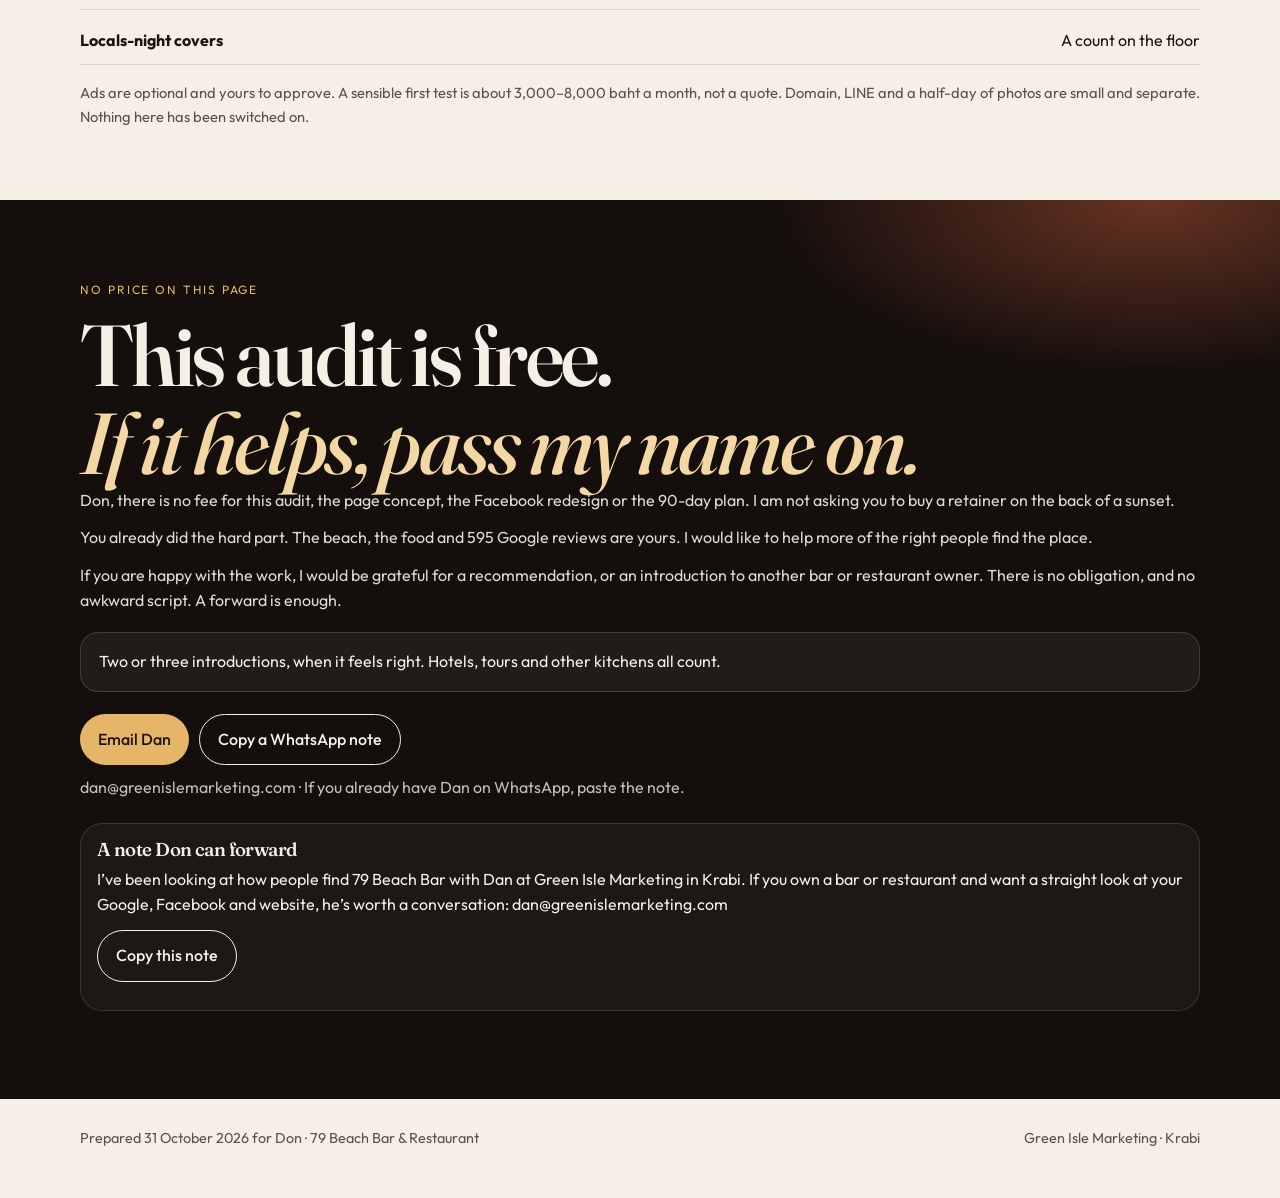
<file: proposals/79-beach-bar/proposal.html>
<!doctype html>
<html lang="en">
<head>
<meta charset="utf-8">
<meta name="viewport" content="width=device-width, initial-scale=1">
<meta name="robots" content="noindex,nofollow">
<title>Owner proposal · 79 Beach Bar</title>
<meta http-equiv="refresh" content="0; url=index.html#close">
<script>location.replace('index.html#close')</script>
</head>
<body><p><a href="index.html#close">Continue to the proposal close</a></p></body>
</html>
</file>
<file: styles.css>
:root{--green:#163e35;--dark:#10352e;--cream:#f7f5ed;--lime:#d9ed9e;--muted:#657269;--line:#d5dace;--orange:#db7957}*{box-sizing:border-box}html{scroll-behavior:smooth;scroll-padding-top:30px}body{margin:0;background:var(--cream);color:var(--green);font:15px/1.65 Arial,Helvetica,sans-serif}a{color:inherit;text-decoration:none}button,input,select,textarea{font:inherit}img{display:block;max-width:100%;height:auto}button,a,input,textarea,select{ -webkit-tap-highlight-color:transparent}a:focus-visible,button:focus-visible{outline:3px solid var(--orange);outline-offset:5px}h1,h2,h3,p{margin-top:0}h1,h2,h3{line-height:1.05;font-weight:400;letter-spacing:-2px}h1,h2,h3,em{font-family:Georgia,'Times New Roman',serif}em{font-weight:400}h1{font-size:clamp(58px,5.4vw,86px);margin-bottom:25px;letter-spacing:-4px}h2{font-size:clamp(40px,4vw,61px);margin-bottom:28px}h3{font-size:38px;letter-spacing:-1.2px}.shell{width:min(1240px,90%);margin-inline:auto}.section{padding-block:100px}.eyebrow{font:700 10px/1.5 Arial,sans-serif;letter-spacing:1.8px;margin-bottom:24px}.btn{display:inline-flex;align-items:center;justify-content:space-between;gap:26px;padding:17px 22px;background:var(--green);color:var(--cream);border:1px solid var(--green);border-radius:3px;font-size:12px;font-weight:700;transition:background .2s,transform .2s;cursor:pointer}.btn:hover{background:#28594c;transform:translateY(-2px)}.btn.small{padding:12px 18px}.btn.lime{background:var(--lime);color:var(--green);border-color:var(--lime)}.btn.lime:hover{background:#e6f6bb}.text-link{display:inline-block;font-size:13px;font-weight:600;border-bottom:1px solid currentColor;padding-bottom:7px}.brand{display:flex;gap:11px;align-items:center}.brand>span{font:700 27px/.9 Arial,sans-serif;letter-spacing:-1.2px}.brand small{display:block;font-size:8px;letter-spacing:4px;margin-top:9px;font-weight:400}.site-header{min-height:114px;display:flex;align-items:center;justify-content:space-between;border-bottom:1px solid var(--line)}.site-header nav{display:flex;gap:30px;align-items:center;font-size:12px}.site-header nav>a:not(.btn):hover{text-decoration:underline;text-underline-offset:5px}.menu-toggle{display:none}.hero{display:grid;grid-template-columns:1.05fr 1fr;gap:38px;align-items:center;padding-top:68px;padding-bottom:90px;min-height:690px}.dot{display:inline-block;width:7px;height:7px;border-radius:50%;background:var(--orange);margin-right:7px}.hero .eyebrow{font-size:9px;letter-spacing:1.5px}.hero h1 em{color:#59754a}.period{color:var(--orange)}.hero-lead{font-size:16px;color:var(--muted);line-height:1.8;margin-bottom:28px}.actions{display:flex;align-items:center;gap:25px;flex-wrap:wrap}.hero-foot{font-size:10px;color:var(--muted);margin:25px 0 0}.hero-art{position:relative;height:490px;background:#e0e6d6;border-radius:180px 6px 6px 6px;padding:26px 22px}.art-top{display:flex;justify-content:end;gap:35px;font-size:7px;letter-spacing:1px;margin:2px 0 40px}.browser-frame{display:block;border-radius:7px;overflow:hidden;background:#fff;box-shadow:0 20px 55px #143c3320}.browser-chrome{height:26px;background:white;padding:9px;display:flex;align-items:center;gap:4px}.browser-chrome i{height:4px;width:4px;border-radius:50%;background:#d9ded8}.browser-chrome span{font-size:6px;color:#617168;margin-left:15px;flex:1}.browser-chrome b{font-size:8px}.hero-screen{transform:rotate(-4deg);margin-left:-30px;width:calc(100% + 10px);position:relative;z-index:1}.hero-screen>img{width:100%;height:auto}.social-preview{position:absolute;right:-18px;bottom:4px;width:57%;background:#fff;padding:7px;box-shadow:0 12px 35px #123b3326;transform:rotate(6deg);z-index:2}.social-preview img{width:100%}.social-preview span{display:block;font-size:8px;text-align:center;padding:8px 0 4px}.art-note{position:absolute;bottom:23px;left:20px}.art-note>span{font-size:7px;letter-spacing:1.4px}.art-note p{font:italic 19px/1.2 Georgia,serif;margin:9px 0 0}.sunburst{position:absolute;top:-22px;right:24px;font-size:69px;line-height:1;color:var(--orange);z-index:3}.principles{border-block:1px solid var(--line)}.principles .shell{display:flex;align-items:center;justify-content:space-between;gap:15px;padding:24px 0;font-size:12px}.principles i{color:var(--orange);font-size:22px;font-style:normal}.intro{display:grid;grid-template-columns:.4fr 1fr;gap:50px}.intro h2{font-size:47px}.intro>div>p{max-width:650px;color:var(--muted);font-size:15px;margin-bottom:25px}.work{background:#e9eddf}.section-heading{display:flex;align-items:end;justify-content:space-between;margin-bottom:48px;gap:25px}.section-heading h2{margin-bottom:0}.section-heading>p{font-size:13px;color:var(--muted);margin:0}.featured-work,.secondary-work{display:grid;grid-template-columns:1.22fr 1fr;align-items:center;gap:65px}.work-visual{background:#d3dcca;padding:52px 25px 32px;position:relative;border-radius:5px;overflow:hidden}.work-visual>img{box-shadow:0 12px 30px #163e351a;transform:rotate(-3deg);transition:transform .25s}.work-visual:hover img{transform:rotate(0)}.project-label{position:absolute;top:20px;left:25px;font-size:8px;letter-spacing:1.4px}.round-arrow{display:flex;position:absolute;bottom:20px;right:20px;width:48px;height:48px;border-radius:50%;align-items:center;justify-content:center;background:var(--green);color:white;font-size:23px}.work-copy .eyebrow{font-size:9px;margin-bottom:22px}.work-copy p:not(.eyebrow){font-size:14px;color:var(--muted)}.tags{display:flex;gap:7px;flex-wrap:wrap;margin:22px 0}.tags span{font-size:9px;border:1px solid #bfcab6;padding:5px 9px;border-radius:20px}.work-copy small{display:block;margin-top:20px;font-size:10px;color:var(--muted);line-height:1.7}.secondary-work{border-top:1px solid #cad4c0;padding-top:55px;margin-top:60px}.solar-poster{min-height:330px;background:#142b3d;color:#fff8df;padding:35px;border-radius:4px;position:relative;overflow:hidden}.solar-poster>span{font-size:8px;letter-spacing:2px;color:#d4dfae}.solar-poster h3{font-size:52px;margin:35px 0}.solar-poster em{color:#d7e992}.solar-line{display:flex;align-items:center;gap:18px;border-top:1px solid #ffffff35;padding-top:15px}.solar-line>span{font-size:40px;color:#d7e992}.solar-line b{font-size:12px}.solar-line p{font-size:10px;color:#c7d2d9;margin:5px 0}.services{display:grid;grid-template-columns:.9fr 1.2fr;gap:80px}.service-heading>p:not(.eyebrow){font-size:14px;color:var(--muted);margin-bottom:27px}.service-heading h2{font-size:49px}.service-list details{border-top:1px solid var(--line);padding:26px 0}.service-list details:last-child{border-bottom:1px solid var(--line)}summary{cursor:pointer;list-style:none;display:flex;align-items:center;gap:18px}summary::-webkit-details-marker{display:none}.service-list summary>span{font-size:9px;color:var(--muted)}summary h3{font:400 25px/1.25 Georgia,serif;letter-spacing:-.5px;margin:0;flex:1}summary b{font-size:24px;font-weight:400;transition:transform .2s}details[open]>summary>b{transform:rotate(45deg)}.service-list details>div{margin:22px 0 0 34px}.service-list p,.service-list li{font-size:13px;color:var(--muted)}.service-list ul{padding-left:16px;line-height:2}.fine{font-size:10px!important}.approach{background:var(--green);color:var(--cream)}.approach .eyebrow{color:var(--lime)}.approach h2 em{color:var(--lime)}.approach .section-heading>p{color:#c1d0c6}.steps{display:grid;grid-template-columns:repeat(4,1fr);gap:35px;margin-top:70px}.steps article{border-top:1px solid #829b8d;padding-top:25px}.steps span{font-size:9px;letter-spacing:1.5px;color:var(--lime)}.steps h3{font-size:26px;letter-spacing:-.5px;margin:23px 0 18px}.steps p{font-size:12px;color:#c1d0c6}.about{display:grid;grid-template-columns:1fr 1fr;gap:100px}.about h2{font-size:52px}.about .large-copy{font:26px/1.35 Georgia,serif;color:var(--green)}.about p{color:var(--muted);font-size:14px}.location{margin-top:30px;border-top:1px solid var(--line);padding-top:25px;display:flex;gap:20px;align-items:center}.location>span{font-size:35px}.location strong{font-size:12px}.location small{font-size:10px;display:block;margin-top:6px;color:var(--muted)}.faq{padding-top:0;display:grid;grid-template-columns:.4fr 1fr;gap:50px}.faq details{padding:21px 0;border-top:1px solid var(--line)}.faq summary{font-size:15px;justify-content:space-between}.faq details p{font-size:13px;color:var(--muted);max-width:680px;margin:15px 0 0}.contact{background:#10352e;color:var(--cream)}.contact-grid{display:grid;grid-template-columns:1fr 1fr;gap:85px}.contact h2{font-size:62px}.contact h2 em{color:var(--lime)}.contact-grid>div>p:not(.eyebrow){max-width:350px;font-size:14px;color:#b7cbbd}.contact-email{font-size:16px;border-bottom:1px solid #b7cbbd;padding-bottom:7px;display:inline-block;margin:10px 0 25px}.contact .contact-location{font-size:11px!important}.contact form{display:grid;grid-template-columns:1fr 1fr;gap:20px 18px;align-content:start}.contact label{font-size:11px;min-width:0}.contact label>span{color:#b7cbbd;font-size:9px}.contact input,.contact select,.contact textarea{width:100%;display:block;background:#ffffff08;color:#fff;border:1px solid #57746a;border-radius:3px;padding:12px;margin-top:8px;font-size:13px;min-width:0}.contact input:focus,.contact textarea:focus,.contact select:focus{outline:2px solid var(--lime);outline-offset:2px}.contact input::placeholder,.contact textarea::placeholder{color:#b7cbbd}.contact select option{background:var(--green)}.contact textarea{resize:vertical}.full{grid-column:1/-1}.form-note{font-size:10px;color:#b7cbbd;margin:0}.form-note a{text-decoration:underline}.footer{padding-block:42px;display:flex;justify-content:space-between;align-items:center;gap:20px}.footer>p{font-size:12px;color:var(--muted);margin:0}.footer>div{font-size:10px;display:flex;gap:15px;flex-wrap:wrap;justify-content:end}.footer>div>span{flex-basis:100%;text-align:right;color:var(--muted)}dialog{border:0;border-radius:7px;padding:38px;max-width:600px;width:calc(100% - 30px);color:var(--green);background:var(--cream);max-height:90vh;box-shadow:0 20px 70px #0005}dialog::backdrop{background:#10352ecc}dialog h2{font-size:38px}dialog p{font-size:13px}dialog pre{white-space:pre-wrap;overflow-wrap:anywhere;font:12px/1.6 Arial,sans-serif;background:#e7ebdf;padding:18px;max-height:36vh;overflow:auto}.close{position:absolute;right:12px;top:8px;font-size:28px;background:none;border:0;color:var(--green);cursor:pointer}.copy{border:0;border-bottom:1px solid var(--green);padding:8px 0;background:none;color:var(--green);font-size:12px;margin-left:20px;cursor:pointer}.skip{position:absolute;left:10px;top:-100px;background:var(--green);color:white;padding:10px;z-index:10}.skip:focus{top:10px}.document{max-width:900px;padding-block:70px}.document h1{font-size:64px}.document h2{font-size:35px}.document p,.document li{font-size:14px;color:var(--muted)}.document section{margin-top:45px;padding-top:35px;border-top:1px solid var(--line)}.document .case-image{border-radius:4px;margin:35px 0}.document .actions{margin:30px 0}.document a:not(.btn){text-decoration:underline;text-underline-offset:4px}.document .case-banner{background:#e4eada;padding:25px;border-left:3px solid var(--orange);margin:30px 0}.document .case-banner p:last-child{margin:0}
@media(min-width:1500px){.hero{padding-top:90px;padding-bottom:110px}.hero-art{height:515px}}@media(max-width:1000px){.hero{gap:25px}.hero-art{height:410px}.hero h1{font-size:65px}.art-note p{font-size:15px}.social-preview{bottom:15px}.services,.about,.contact-grid{gap:40px}.featured-work,.secondary-work{gap:35px}.steps{gap:22px}.hero .actions{gap:15px}.hero .btn{font-size:11px;padding:15px}.solar-poster h3{font-size:43px}.site-header nav{gap:20px}}@media(max-width:760px){.shell{width:88%}.section{padding-block:65px}.site-header{min-height:88px;position:relative}.brand>span{font-size:24px}.brand img{width:36px;height:36px}.brand small{font-size:7px;letter-spacing:3px}.menu-toggle{display:flex;align-items:center;gap:14px;background:none;border:1px solid var(--line);border-radius:3px;padding:8px 10px;color:var(--green);font-size:11px}.site-header nav{display:none;position:absolute;top:80px;left:0;right:0;flex-direction:column;background:var(--cream);z-index:10;padding:25px;box-shadow:0 15px 25px #0002;align-items:stretch;gap:20px}.site-header nav.open{display:flex}.hero{grid-template-columns:1fr;gap:50px;padding-top:38px;padding-bottom:65px}.hero h1{font-size:clamp(52px,10vw,72px);letter-spacing:-2.8px}.hero .eyebrow{font-size:8px;letter-spacing:1.2px}.hero-lead{font-size:14px}.hero .btn{font-size:11px;padding:16px 18px}.hero .actions{gap:21px}.text-link{font-size:12px}.hero-foot{font-size:9px}.hero-art{height:390px;width:calc(100% - 8px);margin-left:8px;padding:22px 17px;border-top-left-radius:130px}.art-top{font-size:6px;gap:20px;margin-bottom:35px}.hero-screen{margin-left:-20px;width:calc(100% + 10px)}.social-preview{width:55%;right:-12px;bottom:12px}.art-note{bottom:28px;left:15px}.art-note>span{font-size:6px}.art-note p{font-size:17px}.sunburst{font-size:58px;right:15px}.principles .shell{flex-wrap:wrap;justify-content:center;font-size:10px;gap:9px 14px;padding:18px 0}.principles i{font-size:17px}.principles i:nth-of-type(2){display:none}.intro{display:block}.intro h2{font-size:37px}.intro>div>p{font-size:14px}.section-heading{align-items:start;flex-direction:column;gap:15px;margin-bottom:30px}.section-heading h2{font-size:45px}.section-heading>p{font-size:12px}.featured-work,.secondary-work{grid-template-columns:1fr;gap:30px}.work-visual{padding:45px 20px 25px}.work-copy h3{font-size:37px}.work-copy .eyebrow{margin-bottom:15px}.work-copy small{font-size:9px}.secondary-work{padding-top:35px;margin-top:40px}.solar-poster{min-height:285px;padding:28px}.solar-poster h3{font-size:43px}.services{grid-template-columns:1fr;gap:40px}.service-heading h2{font-size:43px}.service-list summary h3{font-size:24px}.service-list details{padding:22px 0}.steps{grid-template-columns:1fr 1fr;gap:26px;margin-top:40px}.steps h3{font-size:25px}.steps p{font-size:12px}.about{grid-template-columns:1fr;gap:15px}.about h2{font-size:44px}.about .large-copy{font-size:25px}.faq{display:block;padding-top:0}.faq summary{font-size:14px;gap:20px}.contact-grid{grid-template-columns:1fr;gap:35px}.contact h2{font-size:52px}.contact form{gap:18px 14px}.contact input,.contact textarea,.contact select{font-size:16px;padding:11px 9px}.footer{flex-wrap:wrap;padding-block:32px}.footer>p{font-size:10px}.footer>div{width:100%;justify-content:start;border-top:1px solid var(--line);padding-top:20px}.footer>div>span{text-align:left}dialog{padding:30px 22px}dialog h2{font-size:32px}.document{padding-block:45px}.document h1{font-size:47px;letter-spacing:-2px}.document h2{font-size:30px}.document .case-banner{padding:20px}}@media(max-width:390px){.hero-art{height:340px}.hero h1{font-size:50px}.art-note p{font-size:14px}.steps{gap:18px}.contact form{grid-template-columns:1fr}.full{grid-column:auto}.hero .actions{gap:16px}.hero .btn{font-size:10px}}@media(prefers-reduced-motion:reduce){html{scroll-behavior:auto}*{transition:none!important}}@media print{.menu-toggle,.site-header nav,dialog{display:none}.section{padding-block:35px}.hero-art{break-inside:avoid}}

.solar-work{background:#cfdbce}
</file>
<file: demos/solar/styles.css>
@font-face{font-family:Sunward;src:url('assets/nimbus-sans.otf') format('opentype');font-weight:400;font-display:swap}@font-face{font-family:Sunward;src:url('assets/nimbus-sans-bold.otf') format('opentype');font-weight:700;font-display:swap}@font-face{font-family:Editorial;src:url('assets/editorial-italic.otf') format('opentype');font-style:italic;font-display:swap}
:root{--ink:#142e2b;--dark:#132b28;--muted:#5f7068;--cream:#f6f5ed;--lime:#d6ec8a;--line:#d9ded1;--white:#fff;--radius:18px;font-family:Sunward,Arial,sans-serif;color:var(--ink);background:var(--cream);font-synthesis:none;scroll-behavior:auto;scroll-padding-top:100px}*{box-sizing:border-box}body{margin:0}button,input,select{font:inherit}button,a,input,select,summary{-webkit-tap-highlight-color:transparent}button,a{touch-action:manipulation}a{color:inherit}button{cursor:pointer}button:disabled{cursor:wait;opacity:.6}button:focus-visible,a:focus-visible,input:focus-visible,select:focus-visible,summary:focus-visible{outline:3px solid #929c35;outline-offset:5px}[hidden]{display:none!important}img{max-width:100%;display:block}h1,h2,h3,p{margin:0}h1,h2,h3{font-weight:400}h1,h2{letter-spacing:-.055em;line-height:1.04}em{font-family:Editorial,Georgia,serif;font-weight:400;letter-spacing:-.045em}p{line-height:1.6}button{border:0}a{text-underline-offset:4px}svg{display:block}.sr-only{position:absolute;width:1px;height:1px;padding:0;margin:-1px;overflow:hidden;clip:rect(0,0,0,0);white-space:nowrap;border:0}.skip{position:fixed;z-index:30;top:10px;left:10px;transform:translateY(-150%);background:var(--lime);padding:15px}.skip:focus{transform:none}.demo-bar{min-height:34px;background:var(--ink);color:#e3eadb;padding:8px 4.5%;display:flex;justify-content:space-between;gap:15px;font-size:10px;letter-spacing:.12em}.demo-bar span{display:flex;align-items:center;gap:9px}.demo-bar i,.live-label i{display:inline-block;background:var(--lime);width:5px;height:5px;border-radius:50%}.demo-bar a{font-size:11px;letter-spacing:0;text-decoration:none;display:flex;gap:10px}.site-header{height:96px;display:flex;align-items:center;justify-content:space-between;gap:30px;padding:0 4.5%;background:var(--cream)}.brand{display:flex;gap:11px;align-items:center;text-decoration:none}.brand svg{width:38px;height:38px;fill:none;stroke:var(--ink);stroke-width:1.7}.brand>span{font-size:34px;letter-spacing:-.07em;line-height:.9}.brand small{display:block;font-size:8px;font-weight:700;letter-spacing:.2em;margin-top:9px}.site-header nav{display:flex;gap:32px}.site-header nav a{text-decoration:none;font-size:14px}.site-header nav a:hover{text-decoration:underline}.button{display:inline-flex;align-items:center;justify-content:space-between;gap:30px;min-height:56px;padding:17px 24px;text-decoration:none;border-radius:6px;font-size:14px;font-weight:700;line-height:1.2;transition:background .2s,transform .2s}.button:hover{transform:translateY(-2px)}.button span{font-size:22px;line-height:1}.header-cta{border:1px solid var(--ink);min-height:46px;padding:12px 19px;font-size:12px}.lime{background:var(--lime);color:var(--ink)}.lime:hover{background:#e4f6aa}.dark-button{background:var(--ink);color:#fff}.dark-button:hover{background:#25483f}.hero{position:relative;min-height:650px;background:#112823;overflow:hidden;margin:0 20px;border-radius:14px;color:#fff}.hero-image{position:absolute;inset:0;width:100%;height:100%;object-fit:cover;object-position:70% 53%}.hero-shade{position:absolute;inset:0;background:linear-gradient(90deg,rgba(10,29,25,.97) 0%,rgba(10,29,25,.91) 23%,rgba(10,29,25,.5) 46%,rgba(10,29,25,.02) 80%)}.hero-content{position:relative;padding:76px 0 46px 5%;max-width:690px}.eyebrow{font-size:10px;font-weight:700;letter-spacing:.18em;color:#d4dfc9;line-height:1.5;display:flex;gap:12px;align-items:center}.eyebrow.dark{color:#556e5a}.line{width:28px;height:1px;background:var(--lime)}h1{font-size:clamp(48px,5.6vw,86px);margin:27px 0 25px}h1 em{color:var(--lime)}.hero-copy{font-size:17px;color:#e0e5de;max-width:380px;margin-bottom:27px}.micro{font-size:11px;line-height:1.55}.hero-micro{color:#c4cfc3;margin-top:14px}.hero-bottom{display:flex;gap:15px;align-items:center;margin-top:42px;font-size:12px;line-height:1.5;color:#d4ddd3}.mini-sun{font-size:35px;color:var(--lime)}.hero-tag{position:absolute;right:40px;bottom:54px;background:rgba(18,43,37,.83);backdrop-filter:blur(14px);border:1px solid #ffffff26;border-radius:8px;padding:19px 24px;font-size:10px;letter-spacing:.13em}.hero-tag small{display:block;font-size:12px;letter-spacing:0;margin-top:8px;color:#dbe1d9}.pulsing-dot{display:inline-block;width:7px;height:7px;border-radius:50%;background:var(--lime);margin-right:7px;box-shadow:0 0 0 5px #d6ec8a1f}.image-note{position:absolute;right:18px;bottom:12px;font-size:9px;color:#fff;background:#142e2b99;padding:3px 6px;border-radius:3px}.promise-strip{display:flex;justify-content:space-around;padding:28px 4.5%;border-bottom:1px solid var(--line);font-size:13px;gap:20px}.promise-strip b{font-weight:400;color:#70816b;font-size:10px;letter-spacing:.1em;margin-right:12px}.section{padding:100px max(5.5%,calc((100vw - 1280px)/2));}.section-head{display:flex;align-items:end;justify-content:space-between;gap:40px;margin-bottom:45px}.section h2{font-size:clamp(40px,4.4vw,64px);margin-top:18px}.section-head>p{max-width:350px;font-size:15px;color:var(--muted);padding-bottom:4px}.text-muted{color:var(--muted)}.section-head .text-muted{font-size:12px}.calculator-shell{display:grid;grid-template-columns:1.07fr 1fr;border:1px solid var(--line);border-radius:18px;background:#fff;overflow:hidden}.calculator-controls{padding:37px 38px 25px}.calculator-controls fieldset{border:0;margin:0 0 27px;padding:0;min-width:0}.calculator-controls legend{display:flex;gap:10px;align-items:center;font-size:14px;margin-bottom:16px;padding:0;font-weight:700}.step{font-size:9px;color:#6f805e;border:1px solid #cdd8bb;border-radius:50%;width:23px;height:23px;display:inline-flex;align-items:center;justify-content:center}.bill-display{display:flex;align-items:baseline;font-size:42px;letter-spacing:-.07em}.bill-display input{font-size:44px;border:0;outline-offset:1px;padding:0;width:97px;letter-spacing:-.07em;color:var(--ink);background:transparent;appearance:textfield}.bill-display input::-webkit-inner-spin-button{appearance:none}.bill-display .per-month{font-size:12px;letter-spacing:0;color:var(--muted);margin-left:4px}input[type=range]{width:100%;accent-color:var(--ink);cursor:pointer;height:24px;margin:10px 0 4px}.range-labels{display:flex;justify-content:space-between;font-size:10px;color:#607267;gap:8px}.range-labels span:nth-child(2){font-size:9px}.choices{display:grid;gap:8px;grid-template-columns:repeat(3,1fr)}.panel-choices{grid-template-columns:repeat(4,1fr)}.choices label{position:relative;cursor:pointer;min-width:0}.choices input{position:absolute;opacity:0;width:1px;height:1px}.choices label>span{display:flex;min-height:64px;flex-direction:column;align-items:center;justify-content:center;gap:5px;border:1px solid #d7ddce;border-radius:6px;font-size:12px;transition:background .15s,border-color .15s;line-height:1.2;text-align:center;padding:8px 5px}.choices b{font-size:12px}.choices small{font-size:10px;color:var(--muted)}.choices input:checked+span{background:#eff4dd;border:1.5px solid #547044;box-shadow:inset 0 0 0 .5px #547044}.choices input:focus-visible+span{outline:3px solid #929c35;outline-offset:3px}.occupancy-choices label>span{min-height:44px;font-size:11px}.hint{font-size:10px;margin-top:10px;color:#68766c}.assumptions{border-top:1px solid var(--line);padding-top:18px}.assumptions summary{font-size:12px;font-weight:700;display:flex;justify-content:space-between;cursor:pointer;list-style:none}.assumptions summary::-webkit-details-marker{display:none}.assumptions p{font-size:11px;color:var(--muted);margin-top:15px}.assumption-grid{display:grid;grid-template-columns:1fr 1fr;gap:16px;margin-top:20px}.assumption-grid label{font-size:11px;line-height:1.4}.assumption-grid input,.assumption-grid select{width:100%;font-size:11px;padding:10px 8px;border:1px solid #c5cfc1;border-radius:4px;margin-top:8px;background:#fff;min-height:40px;color:var(--ink)}.text-button{background:transparent;padding:0;text-decoration:underline;text-underline-offset:3px;color:inherit;font-size:inherit;line-height:inherit}.estimate-card{background:#edf0e5;padding:30px 35px;border-left:1px solid var(--line);position:relative}.estimate-top{display:flex;justify-content:space-between;align-items:center;gap:10px}.estimate-top .eyebrow{font-size:9px}.live-label{font-size:8px;letter-spacing:.1em;background:#dbe5cd;border-radius:4px;padding:7px;color:#395232;white-space:nowrap}.live-label i{background:#51783d;margin-right:4px}.panel-art{height:147px;position:relative;max-width:300px;margin:8px auto 3px;display:flex;align-items:center;justify-content:center;isolation:isolate}.solar-array{display:grid;grid-template-columns:repeat(5,1fr);gap:3px;width:190px;transform:perspective(600px) rotateX(44deg) rotateZ(-16deg);filter:drop-shadow(12px 16px 5px #142e2b24);z-index:1}.solar-array span{height:43px;background:repeating-linear-gradient(0deg,transparent,transparent 10px,#8295964f 10px,#8295964f 11px),repeating-linear-gradient(90deg,#213e41,#213e41 9px,#688285 10px);border:1px solid #577373;border-radius:1px}.battery-art{position:absolute;width:37px;height:66px;right:7px;bottom:32px;background:linear-gradient(95deg,#f8f8f2 85%,#d6d9cf 85%);border:1px solid #c4cec1;border-radius:8px;box-shadow:9px 12px 12px #1e3b2724;z-index:2}.battery-art span{position:absolute;top:12px;left:8px;width:17px;height:4px;border-radius:3px;background:#1d4037}.battery-art i{position:absolute;top:13px;left:10px;width:3px;height:2px;background:var(--lime)}.orbital{position:absolute;inset:30px 0 20px;border:1px solid #c7d1bd;border-radius:50%;transform:rotate(-12deg);z-index:-1}.system-summary{text-align:center;font-size:12px;color:#4d6253;border-bottom:1px solid #d0d8c8;padding-bottom:19px;margin-bottom:23px}.price-label{font-size:11px;color:#62715c;margin-bottom:8px}.price{display:block;font-size:clamp(31px,3.1vw,46px);letter-spacing:-.06em;line-height:1.1;white-space:nowrap}.result-metrics{display:grid;grid-template-columns:1.1fr 1fr;gap:18px;margin:26px 0 22px}.result-metrics>div+div{border-left:1px solid #cbd5c2;padding-left:20px}.result-metrics span{font-size:10px;display:block}.result-metrics strong{display:block;font-size:32px;letter-spacing:-.05em;font-weight:400;margin:6px 0}.result-metrics small{font-size:9px;line-height:1.4;display:block;color:#526448}.bill-comparison>div:not(.bar){display:flex;justify-content:space-between;gap:15px;font-size:10px}.bill-comparison b{font-weight:400}.bar{height:5px;border-radius:3px;margin:8px 0 14px}.bar.current{background:#a9b5a1;width:100%}.bar.after{background:#315641;width:61%;transition:width .3s}.bill-comparison small{font-size:9px;color:#62715c;display:block;margin-bottom:22px}.estimate-card .button{width:100%;min-height:53px;font-size:13px;padding:14px 18px}.estimate-note{text-align:center;font-size:9px;margin-top:12px;color:#607059}.system-section{display:grid;grid-template-columns:.85fr 1.15fr;background:var(--dark);color:#fff;gap:70px;align-items:center}.system-copy h2 em{color:var(--lime)}.system-copy>p:not(.eyebrow){font-size:15px;color:#c4d1c4;margin-top:25px;max-width:345px}.day-switch{display:inline-flex;border:1px solid #647466;border-radius:5px;padding:4px;margin-top:26px;gap:4px}.day-switch button{font-size:12px;min-height:38px;padding:10px 20px;background:transparent;color:#d2dfce;border-radius:3px}.day-switch button.active{background:var(--lime);color:var(--ink)}.mode-description{border-left:1px solid #7e986b;padding:0 0 0 18px;margin-top:32px;min-height:115px}.mode-description h3{font-size:20px;margin-bottom:10px}.mode-description p{font-size:12px;color:#c9d5c4;max-width:340px}.system-copy>p.micro{font-size:10px;margin-top:20px;color:#aebfac}.energy-visual{position:relative;min-height:475px;height:100%;border-radius:14px;overflow:hidden}.energy-visual img{position:absolute;width:100%;height:100%;object-fit:cover;object-position:70%;transition:filter .8s;filter:brightness(1.15)}.energy-visual.night img{filter:brightness(.65) saturate(.7)}.energy-overlay{position:absolute;inset:0;background:linear-gradient(0deg,#0f241fdd,transparent 60%)}.flow-node{position:absolute;background:#f4f6ed;border-radius:5px;color:var(--ink);padding:11px 14px;font-size:11px;display:flex;gap:10px;align-items:center;z-index:2;box-shadow:0 6px 30px #0003}.node-icon{font-size:22px}.roof-node{top:22%;left:25%}.home-node{top:52%;left:8%}.battery-node{top:68%;right:7%}.flow-path{position:absolute;height:2px;background:var(--lime);opacity:.9;transform-origin:left;box-shadow:0 0 8px #d6ec8a80}.path-one{top:35%;left:41%;width:145px;transform:rotate(122deg)}.path-two{top:62%;left:32%;width:155px;transform:rotate(20deg)}.flow-caption{position:absolute;bottom:24px;left:25px;color:#e1eadb;font-size:8px;letter-spacing:.1em}.journey-grid{display:grid;grid-template-columns:repeat(3,1fr);gap:38px;margin-top:55px}.journey-grid article{border-top:1px solid #bdc9b2;padding-top:22px}.journey-number{display:flex;justify-content:space-between;font-size:11px;color:#647a57}.journey-number span{font-size:24px}.journey-grid h3{font-size:25px;margin:25px 0 15px;letter-spacing:-.04em}.journey-grid p{font-size:14px;color:var(--muted)}.journey-grid a{display:inline-block;margin-top:20px;font-size:12px;font-weight:700}.survey-section{background:#e9edde;display:grid;grid-template-columns:1fr .95fr;gap:90px}.survey-copy>p:not(.eyebrow){max-width:370px;font-size:15px;color:#596c54;margin-top:24px}.survey-promise{display:flex;gap:14px;margin-top:28px;align-items:start;font-size:13px;color:#526747}.survey-promise>span{background:#d8e2c7;border-radius:50%;padding:5px 8px}.survey-promise b{color:var(--ink)}.survey-copy p.demo-disclosure{font-size:11px;border-top:1px solid #cbd5c1;padding-top:22px;margin-top:30px}.survey-form-card{background:#fff;border-radius:13px;padding:30px;border:1px solid #d3ddc7;align-self:start}.enquiry-summary{padding:13px;background:#f0f4e7;border-radius:5px;font-size:11px;margin-bottom:24px;color:#425b37}.survey-form-card .eyebrow{font-size:9px;margin-bottom:18px}.survey-form-card label{display:block;font-size:12px;margin:18px 0 8px}.survey-form-card input:not([type=checkbox]),.survey-form-card select{width:100%;height:48px;border:1px solid #ccd5c4;border-radius:5px;padding:12px;background:#fcfdf9;color:var(--ink);font-size:14px}.survey-form-card .button{width:100%;margin-top:22px;font-size:12px}.survey-form-card .micro{font-size:10px;color:#6a7862;margin-top:17px}.survey-form-card label.consent{display:flex;gap:11px;align-items:start;font-size:11px;line-height:1.5;margin-top:20px}.consent input{margin:2px 0 0;accent-color:var(--ink);min-height:16px;min-width:16px}.back{font-size:11px;margin-bottom:20px}.form-error{font-size:12px;color:#a32626;margin-top:12px}.survey-success h3{font-size:34px;letter-spacing:-.04em}.survey-success p{font-size:13px;margin-top:20px;color:#55694c}.success-tick{display:block;width:48px;height:48px;border-radius:50%;background:var(--lime);text-align:center;font-size:24px;padding:10px;margin-bottom:25px}#success-summary{padding:14px;background:#f0f4e7;font-size:12px;margin-top:20px;border-radius:5px}.faq-section{display:grid;grid-template-columns:.85fr 1.15fr;gap:75px}.faq-section>div>p:not(.eyebrow){font-size:14px;color:var(--muted);margin-top:22px}.faq-list details{border-bottom:1px solid var(--line)}.faq-list details:first-child{border-top:1px solid var(--line)}.faq-list summary{display:flex;justify-content:space-between;align-items:center;gap:20px;list-style:none;cursor:pointer;padding:23px 0;font-size:14px}.faq-list summary::-webkit-details-marker{display:none}.faq-list summary span{font-size:24px;color:#688059}.faq-list details[open] summary span{transform:rotate(45deg)}.faq-list details>p{font-size:13px;color:var(--muted);padding:0 25px 23px 0;line-height:1.65}.faq-list p.source-link{font-size:10px}.agency-section{background:var(--ink);color:#fff;padding-top:75px}.agency-heading{text-align:center}.agency-heading .eyebrow{justify-content:center;color:#bac9ad;font-size:9px}.agency-heading h2{font-size:clamp(40px,4.2vw,62px)}.agency-heading h2 em{color:var(--lime)}.agency-heading>p:last-child{color:#c9d4c1;font-size:15px;margin-top:22px}.agency-grid{display:grid;grid-template-columns:1.15fr .85fr;align-items:center;gap:55px;margin-top:55px}.video-shell video{display:block;width:100%;aspect-ratio:16/9;border-radius:10px;border:1px solid #57704d;background:#0c1d19}.video-shell>p{display:flex;justify-content:space-between;gap:10px;font-size:8px;letter-spacing:.12em;margin-top:14px;color:#c8d5bc}.video-shell>p span{color:#a6b59b}.agency-offer .eyebrow{font-size:8px;color:#bacba6}.agency-offer h3{font-size:29px;letter-spacing:-.04em;line-height:1.2;margin-top:14px;max-width:370px}.agency-offer p{font-size:13px;color:#c0cfb6;margin-top:18px}.agency-offer ul{padding:0;list-style:none;font-size:12px;line-height:1.6;margin:20px 0;color:#d4dfca}.agency-offer li{margin:7px 0;padding-left:17px;position:relative}.agency-offer li:before{content:'✓';position:absolute;left:0;color:var(--lime)}.agency-offer .button{font-size:12px;width:100%}.brief-link{display:block;margin-top:17px;font-size:11px;color:#d6e4c7}.agency-offer small{display:block;font-size:9px;margin-top:14px;color:#acbda2;line-height:1.5}footer{padding:45px 5.5% 25px;display:flex;flex-wrap:wrap;justify-content:space-between;gap:25px;align-items:center}footer .brand>span{font-size:29px}footer .brand small{font-size:6px}footer>p{font-size:11px;color:var(--muted)}footer>div{display:flex;gap:12px;font-size:10px}footer p.footer-note{flex-basis:100%;padding-top:20px;border-top:1px solid var(--line);font-size:9px;color:#75816e}.mobile-sticky{display:none}dialog{border:1px solid var(--line);background:var(--cream);color:var(--ink);border-radius:16px;padding:40px;max-width:650px;width:calc(100% - 32px);max-height:85svh;overflow:auto}dialog::backdrop{background:#081d17aa;backdrop-filter:blur(4px)}.dialog-close{position:absolute;right:14px;top:10px;background:transparent;color:var(--ink);font-size:30px;width:40px;height:40px}dialog h2{font-size:43px;margin:20px 0}dialog p,dialog dd{font-size:13px;line-height:1.6;color:#53644b;margin:16px 0}dialog dt{font-size:13px;font-weight:700;margin-top:25px}dialog dd{margin:8px 0}dialog a{font-size:12px}.noscript{position:fixed;bottom:0;left:0;right:0;padding:15px;background:#ffecb1;z-index:10}.roof-connect{padding:24px 28px;border:1px solid #cad5bc;border-radius:12px;background:#edf2df;margin-bottom:24px}.roof-connect-top{display:flex;align-items:center;justify-content:space-between;gap:20px}.roof-connect h3{font-size:21px;letter-spacing:-.03em}.roof-connect p{font-size:12px;color:#536746;margin-top:8px;max-width:680px}.roof-connect .badge{font-size:9px;letter-spacing:.06em;background:#dae4c7;padding:7px 9px;border-radius:4px;white-space:nowrap}.roof-connect form{display:flex;gap:10px;align-items:center;margin-top:18px;flex-wrap:wrap}.roof-connect input{flex:1;min-width:220px;height:46px;padding:12px;border-radius:5px;border:1px solid #bbc9ac;background:#fff;color:var(--ink)}.roof-connect .button{min-height:46px;padding:13px 18px;font-size:12px}.roof-connect .roof-privacy{font-size:10px}.roof-status{font-size:12px;line-height:1.5;margin-top:14px}.roof-results{margin-top:20px;border-top:1px solid #c5d0b5;padding-top:20px}.roof-results .button{margin:12px 0}.google-attribution{font-family:Arial,sans-serif!important;font-size:12px!important;color:#334c2a!important;margin-top:10px!important}.roof-results dl{display:flex;gap:30px;flex-wrap:wrap}.roof-results dt{font-size:11px;color:#536746}.roof-results dd{font-size:24px;margin:6px 0}.roof-results a{font-size:12px}.roof-return{font-size:11px;margin-left:12px}
@media(min-width:1500px){.hero{min-height:700px}.hero-content{padding-left:max(5%,calc((100vw - 1280px)/2 - 20px));max-width:800px}.hero-tag{right:7%}.hero-image{object-position:65% 55%}}
@media(max-width:1050px){.section{padding:75px 5%}.site-header nav{gap:18px}.hero{min-height:615px}.hero-content{max-width:580px;padding-top:70px}.hero-tag{right:20px;bottom:30px;font-size:8px;padding:15px}.hero-tag small{font-size:10px}.calculator-controls{padding:28px 24px}.estimate-card{padding:25px}.system-section{gap:35px}.survey-section{gap:45px}.faq-section{gap:40px}.agency-grid{gap:35px}.price{font-size:36px}.range-labels span:nth-child(2){max-width:165px;text-align:center}.hero-copy{max-width:320px;font-size:15px}}
@media(max-width:760px){:root{scroll-padding-top:20px}.demo-bar{font-size:8px;padding:9px 5%;letter-spacing:.08em}.demo-bar a{font-size:9px}.demo-bar>span{gap:5px}.site-header{height:80px;padding:0 5%;gap:15px}.site-header nav{display:none}.brand>span{font-size:29px}.brand svg{width:31px;height:31px}.brand small{font-size:6px}.header-cta{font-size:10px;min-height:40px;padding:10px 12px;gap:15px}.header-cta span{font-size:17px}.hero{margin:0 10px;min-height:765px;border-radius:10px;display:flex;align-items:start}.hero-image{object-position:68% bottom;height:68%;top:auto;bottom:0}.hero-shade{background:linear-gradient(180deg,#10271f 0%,#10271f 25%,#10271fea 36%,#10271f30 65%,#10271f15 90%)}.hero-content{padding:42px 24px;max-width:100%;width:100%}.hero .eyebrow{font-size:8px;letter-spacing:.15em}h1{font-size:clamp(43px,8.7vw,65px);margin:22px 0}.hero-copy{font-size:14px;max-width:320px;margin-bottom:23px}.hero .button{min-height:53px;font-size:12px;padding:15px 20px;gap:35px}.hero-micro{font-size:10px;margin-top:12px}.hero-bottom{display:none}.hero-tag{bottom:32px;left:24px;right:auto;background:#132b28d9;padding:14px 18px;font-size:8px}.hero-tag small{font-size:10px}.image-note{font-size:7px}.promise-strip{padding:23px 5%;font-size:10px;gap:14px;justify-content:space-between}.promise-strip>span{flex:1;line-height:1.5}.promise-strip b{display:block;margin-bottom:7px;font-size:9px}.section{padding:62px 6%}.section h2{font-size:43px}.section-head{display:block;margin-bottom:30px}.section-head>p{font-size:13px;max-width:100%;margin-top:20px}.section-head>p br{display:none}.section-head>p br:after{content:' '}.section-head .text-muted{display:block;font-size:11px;margin-top:5px}.eyebrow{font-size:9px}.calculator-shell{grid-template-columns:1fr;overflow:visible}.calculator-controls{padding:28px 23px}.calculator-controls legend{font-size:12px;gap:8px}.choices b{font-size:11px}.choices small{font-size:9px}.choices{gap:6px}.choices label>span{min-height:60px}.occupancy-choices label>span{font-size:10px;min-height:45px}.range-labels{font-size:9px}.range-labels span:nth-child(2){font-size:8px}.estimate-card{border-left:0;border-top:1px solid var(--line);padding:26px 24px;border-radius:0 0 18px 18px}.price{font-size:42px}.result-metrics{gap:10px}.result-metrics>div+div{padding-left:15px}.estimate-card .button{font-size:12px}.system-section{grid-template-columns:1fr;gap:32px}.system-copy>p:not(.eyebrow){font-size:14px;max-width:100%}.mode-description{min-height:95px}.mode-description p{max-width:100%}.energy-visual{min-height:400px}.roof-node{left:20%}.home-node{left:5%}.battery-node{right:5%}.journey-grid{grid-template-columns:1fr;gap:30px;margin-top:35px}.journey-grid article{padding-top:16px}.journey-grid h3{margin-top:12px;font-size:26px}.journey-grid p{font-size:14px}.survey-section{grid-template-columns:1fr;gap:30px}.survey-form-card{padding:25px}.survey-copy>p:not(.eyebrow){font-size:14px}.survey-copy h2{font-size:43px}.survey-copy p.demo-disclosure{font-size:11px}.faq-section{grid-template-columns:1fr;gap:30px}.faq-section>div>p:not(.eyebrow){font-size:13px}.faq-list summary{font-size:13px}.agency-section{padding:60px 6%}.agency-heading h2{font-size:42px}.agency-heading>p:last-child{font-size:13px}.agency-heading>p:last-child br{display:none}.agency-heading .eyebrow{font-size:8px;line-height:1.7;display:block}.agency-grid{grid-template-columns:1fr;margin-top:30px;gap:35px}.agency-offer h3{font-size:32px}.agency-offer .button{margin-top:5px}.video-shell>p{font-size:7px}.agency-offer small{font-size:10px}footer{padding:35px 6% 110px;align-items:start;gap:22px}footer>p{flex-basis:100%;font-size:12px}footer .brand small{font-size:6px}footer p.footer-note{font-size:9px}.mobile-sticky{display:flex;position:fixed;bottom:0;left:0;right:0;background:#f6f5edf5;backdrop-filter:blur(15px);border-top:1px solid #cfd8c2;padding:12px 5% max(12px,env(safe-area-inset-bottom));justify-content:space-between;align-items:center;gap:15px;z-index:10}.mobile-sticky>span{font-size:11px;font-weight:700}.mobile-sticky small{display:block;font-size:9px;font-weight:400;margin-top:4px;color:#62735a}.mobile-sticky .button{min-height:42px;font-size:10px;padding:12px 15px;white-space:nowrap}.mobile-sticky.is-hidden{display:none}dialog{padding:30px 23px}dialog h2{font-size:36px}.roof-connect{padding:20px}.roof-connect-top{display:block}.roof-connect h3{font-size:21px}.roof-connect .badge{display:inline-block;margin-top:10px}.roof-connect .button{width:100%}.roof-connect input{width:100%;min-width:0;flex-basis:100%}.roof-connect p{font-size:11px}.roof-results dl{gap:18px}.roof-results dd{font-size:20px}.roof-return{margin:15px 0 0;display:block}}
@media(max-width:370px){.demo-bar>span{font-size:7px}.demo-bar a{font-size:8px}.hero-content{padding-left:20px;padding-right:20px}h1{font-size:39px}.hero{min-height:745px}.section{padding-left:5%;padding-right:5%}.calculator-controls{padding:25px 17px}.estimate-card{padding:25px 19px}.price{font-size:37px}.calculator-controls legend{font-size:11px}.section h2{font-size:39px}.mobile-sticky>span{font-size:10px}.mobile-sticky .button{font-size:9px;padding:12px}.choices b{font-size:10px}}
@media(prefers-reduced-motion:reduce){html{scroll-behavior:auto}*,*:before,*:after{animation:none!important;transition:none!important}}
.generation-source{font-size:9px;color:#607059;line-height:1.5;margin:8px 0;text-align:center}.roof-confirm-label{display:flex;align-items:start;gap:10px;margin-top:18px;font-size:12px;line-height:1.5}.roof-confirm-label input{width:18px;min-width:18px;height:18px;flex:0;margin:0}.choices input:disabled+span{opacity:.4;cursor:not-allowed}.assumption-grid select:disabled{opacity:.5}
.choices input{inset:0;width:100%;height:100%;margin:0;cursor:pointer;z-index:1}
</file>
<file: proposals/_shared/tokens.css>
:root {
  --ink: #1c1410;
  --ink-soft: #3f342c;
  --muted: #5e5148;
  --cream: #f6efe6;
  --cream-2: #fbf7f1;
  --paper: #fffaf4;
  --sand: #e7d9c8;
  --line: rgba(28, 20, 16, 0.12);
  --lagoon: #14312c;
  --lagoon-2: #0d2420;
  --coral: #e36a45;
  --coral-deep: #c2412c;
  --gold: #e7b56a;
  --gold-2: #f3d7a4;
  --night: #140e0c;
  --serif: "Fraunces", "Iowan Old Style", Palatino, Georgia, serif;
  --sans: "Outfit", "Avenir Next", "Segoe UI", sans-serif;
  --shadow: 0 30px 70px rgba(48, 24, 12, 0.16);
  --radius: 28px;
  --nav-h: 74px;
  --ease: cubic-bezier(.2, .7, .2, 1);
  color-scheme: light;
}

* { box-sizing: border-box; }
html { scroll-behavior: smooth; }
body { margin: 0; }
img { max-width: 100%; display: block; }
[hidden] { display: none !important; }
button, input, select, textarea { font: inherit; color: inherit; }
button { cursor: pointer; }
a { color: inherit; }
:focus-visible {
  outline: 3px solid var(--gold);
  outline-offset: 3px;
}
@media (prefers-reduced-motion: reduce) {
  html { scroll-behavior: auto; }
  *, *::before, *::after {
    animation-duration: 0.01ms !important;
    animation-iteration-count: 1 !important;
    transition-duration: 0.01ms !important;
  }
}
</file>
<file: proposals/_shared/proposal.css>
body {
  font-family: var(--sans);
  background:
    radial-gradient(900px 480px at 100% -10%, rgba(231, 181, 106, 0.35), transparent 55%),
    radial-gradient(700px 420px at -10% 8%, rgba(227, 106, 69, 0.16), transparent 50%),
    var(--cream);
  color: var(--ink);
  font-weight: 400;
  line-height: 1.6;
  text-rendering: optimizeLegibility;
}
img { height: auto; }
h1, h2, h3, p { margin: 0; }
h1, h2, h3 { font-family: var(--serif); font-weight: 560; letter-spacing: -0.03em; line-height: 1.02; }
h4 { font-family: var(--sans); font-size: 1.02rem; font-weight: 600; letter-spacing: 0; margin: 14px 0 4px; }
.score-card strong { font-family: var(--serif); font-size: 1.5rem; }
em { font-style: italic; font-weight: 500; }
a { text-underline-offset: 3px; }
.skip {
  position: absolute;
  left: 12px;
  top: -40px;
  background: var(--gold);
  color: var(--ink);
  padding: 8px 12px;
  z-index: 20;
}
.skip:focus { top: 12px; }
.boot {
  min-height: 100vh;
  display: grid;
  place-items: center;
  padding: 24px;
  background: var(--night);
  color: var(--cream);
  font-family: var(--serif);
  font-size: 1.4rem;
}
.template-banner {
  background: #9a3412;
  color: #fff8f2;
  text-align: center;
  padding: 10px 16px;
  font-size: 0.92rem;
}
.top {
  position: sticky;
  top: 0;
  z-index: 30;
  background: rgba(246, 239, 230, 0.9);
  backdrop-filter: blur(16px);
  border-bottom: 1px solid var(--line);
}
.top-row, .section-nav, .wrap { width: min(1120px, calc(100% - 32px)); margin-inline: auto; }
.top-row {
  display: flex;
  align-items: center;
  justify-content: space-between;
  gap: 12px;
  min-height: 58px;
}
.brand { display: flex; align-items: center; gap: 10px; text-decoration: none; font-weight: 560; letter-spacing: 0.04em; text-transform: uppercase; font-size: 0.78rem; }
.brand img { width: 36px; height: 36px; }
.brand small { display: block; font-weight: 400; letter-spacing: 0.08em; color: var(--muted); font-size: 0.68rem; }
.badge {
  margin: 0;
  font-size: 0.72rem;
  letter-spacing: 0.08em;
  text-transform: uppercase;
  color: var(--lagoon);
  border: 1px solid rgba(20, 49, 44, 0.2);
  border-radius: 999px;
  padding: 6px 10px;
  white-space: nowrap;
}
.section-nav {
  display: flex;
  gap: 6px;
  overflow-x: auto;
  padding: 0 0 10px;
  scrollbar-width: none;
}
.section-nav::-webkit-scrollbar { display: none; }
.section-nav a {
  flex: 0 0 auto;
  text-decoration: none;
  font-size: 0.82rem;
  letter-spacing: 0.04em;
  text-transform: uppercase;
  color: var(--muted);
  padding: 8px 12px;
  border-radius: 999px;
  min-height: 40px;
  display: inline-flex;
  align-items: center;
}
.section-nav a[aria-current="true"] { background: var(--ink); color: var(--cream); }
.hero {
  background:
    radial-gradient(800px 400px at 80% 0%, rgba(227, 106, 69, 0.35), transparent 60%),
    radial-gradient(600px 300px at 10% 80%, rgba(231, 181, 106, 0.2), transparent 55%),
    var(--night);
  color: var(--cream);
  padding: 48px 0 64px;
}
.hero em { color: var(--gold-2); }
.hero-grid, .split, .audit-grid, .audience-grid { display: grid; gap: 28px; }
.kicker, .eyebrow {
  font-family: var(--sans);
  font-size: 0.75rem;
  letter-spacing: 0.16em;
  text-transform: uppercase;
  color: var(--gold);
  margin-bottom: 12px;
}
.hero h1, .section h2, .close h2 { font-size: clamp(2.6rem, 8vw, 5.4rem); }
.welcome { font-size: 1.12rem; max-width: 38rem; color: rgba(246, 239, 230, 0.86); margin-top: 18px; }
.video-frame {
  margin-top: 28px;
  background: #000;
  border-radius: 22px;
  overflow: hidden;
  box-shadow: 0 24px 60px rgba(0, 0, 0, 0.35);
}
.video-frame video { width: 100%; height: auto; display: block; background: #000; }
.video-meta { display: flex; justify-content: space-between; gap: 12px; color: rgba(246, 239, 230, 0.62); font-size: 0.85rem; margin-top: 10px; }
.ribbon { overflow: hidden; background: var(--lagoon); color: var(--gold-2); }
.ribbon-track { display: flex; gap: 0; width: max-content; animation: ticker 28s linear infinite; }
.ribbon span { padding: 14px 22px; letter-spacing: 0.14em; text-transform: uppercase; font-size: 0.75rem; }
@keyframes ticker { to { transform: translateX(-50%); } }
.section { padding: 72px 0; }
.section h2 em { color: #8d3a28; }
.lead { font-size: 1.08rem; color: var(--ink-soft); max-width: 42rem; margin-top: 16px; }
.score-layout { display: grid; gap: 22px; margin-top: 28px; }
.score-card {
  background: var(--lagoon);
  color: var(--cream);
  border-radius: var(--radius);
  padding: 22px;
  display: grid;
  grid-template-columns: auto 1fr;
  gap: 16px;
  align-items: center;
}
.ring { width: 116px; height: 116px; }
.ring text { font-family: var(--serif); font-size: 28px; fill: var(--cream); }
.ring-value { transition: stroke-dashoffset 1.1s var(--ease); }
.prose p + p { margin-top: 12px; }
section[id] { scroll-margin-top: 108px; }
.score-card p { color: rgba(246, 239, 230, 0.78); margin-top: 6px; }
.stats { display: grid; grid-template-columns: 1fr 1fr; gap: 10px; }
.stat, .card, .fix, .post, .listing, .phase, .forward, .price-card {
  background: var(--paper);
  border: 1px solid var(--line);
  border-radius: 22px;
  padding: 16px;
}
.stat span, .muted, .fine { color: var(--muted); }
.stat strong { display: block; font-family: var(--serif); font-size: 1.8rem; font-weight: 560; letter-spacing: -0.03em; }
.issues { display: grid; gap: 12px; margin-top: 22px; }
.issue { display: grid; grid-template-columns: auto 1fr; gap: 12px; align-items: start; }
.issue i {
  font-style: normal;
  width: 28px; height: 28px; border-radius: 50%;
  display: grid; place-items: center;
  background: var(--ink); color: var(--cream); font-size: 0.8rem;
}
.aside, .disclaimer, .never {
  margin-top: 18px;
  padding: 16px 18px;
  border-radius: 18px;
  background: rgba(227, 106, 69, 0.1);
  color: var(--ink-soft);
}
.source-row { display: flex; flex-wrap: wrap; gap: 10px 16px; margin-top: 16px; }
.source-row a { color: var(--lagoon); }
.device {
  margin-top: 26px;
  border-radius: 28px;
  overflow: hidden;
  background: var(--night);
  box-shadow: var(--shadow);
  border: 1px solid rgba(255, 255, 255, 0.28);
}
.device-top {
  display: flex;
  align-items: center;
  gap: 10px;
  padding: 10px 14px;
  color: rgba(246, 239, 230, 0.8);
  font-size: 0.85rem;
}
.dots { display: flex; gap: 5px; }
.dots i { width: 8px; height: 8px; border-radius: 50%; background: rgba(246, 239, 230, 0.35); display: block; }
.device-url { flex: 1; text-align: center; opacity: 0.8; }
.device-top a { color: var(--gold-2); text-decoration: none; min-height: 44px; display: inline-flex; align-items: center; }
.device iframe { width: 100%; height: 78dvh; min-height: 560px; border: 0; background: var(--cream); }
.points { display: grid; gap: 8px; margin-top: 16px; padding: 0; list-style: none; }
.points li { padding-left: 18px; position: relative; }
.points li::before { content: ""; width: 7px; height: 7px; border-radius: 50%; background: var(--coral); position: absolute; left: 0; top: 0.55em; }
.note { color: var(--muted); font-size: 0.92rem; margin-top: 12px; }
.social {
  margin-top: 22px;
  background: #efe6da;
  border-radius: 28px;
  overflow: hidden;
  border: 1px solid var(--line);
  position: relative;
  box-shadow: var(--shadow);
}
.flag {
  position: absolute;
  z-index: 3;
  top: 14px;
  left: 14px;
  background: var(--coral);
  color: var(--ink);
  font-size: 0.72rem;
  letter-spacing: 0.16em;
  text-transform: uppercase;
  font-weight: 600;
  border-radius: 999px;
  padding: 6px 10px;
}
.cover { position: relative; height: 230px; background: var(--lagoon); }
.cover img, .ph { width: 100%; height: 100%; object-fit: cover; }
.cover-copy {
  position: absolute;
  left: 20px; right: 20px; bottom: 78px;
  color: white;
  text-shadow: 0 10px 24px rgba(0, 0, 0, 0.55);
}
.cover-copy h3 { font-size: clamp(1.8rem, 4vw, 2.8rem); }
.cover-copy p { opacity: 0.9; }
.social-head {
  display: grid;
  gap: 12px;
  padding: 0 16px 12px;
  position: relative;
  align-items: end;
}
.avatar {
  width: 96px; height: 96px; border-radius: 50%;
  border: 4px solid #efe6da; background: var(--lagoon); object-fit: cover;
  margin-top: -48px;
}
.social-id h3 { font-size: 1.55rem; }
.social-id p { color: var(--muted); font-size: 0.92rem; }
.handle { color: var(--lagoon) !important; }
.btn, .text-btn {
  display: inline-flex;
  align-items: center;
  justify-content: center;
  gap: 8px;
  min-height: 48px;
  padding: 12px 18px;
  border-radius: 999px;
  border: 0;
  text-decoration: none;
  background: var(--ink);
  color: var(--cream);
  font-weight: 500;
}
.btn.light { background: transparent; color: inherit; border: 1px solid currentColor; }
.btn.gold { background: var(--gold); color: var(--ink); }
.btn.full { width: 100%; }
.social-tabs { display: flex; gap: 4px; padding: 4px 12px 0; border-bottom: 1px solid var(--line); overflow-x: auto; }
.social-tabs button {
  background: transparent;
  border: 0;
  min-height: 48px;
  padding: 8px 12px;
  color: var(--muted);
  border-bottom: 2px solid transparent;
}
.social-tabs button[aria-selected="true"] { color: var(--ink); border-color: var(--coral); }
.social-body { padding: 16px; display: grid; gap: 14px; }
.highlights { display: flex; gap: 14px; overflow-x: auto; padding-bottom: 4px; }
.highlight { width: 74px; text-align: center; font-size: 0.75rem; color: var(--ink-soft); }
.highlight b {
  width: 68px; height: 68px; border-radius: 50%; display: grid; place-items: center;
  background: conic-gradient(from 120deg, var(--coral), var(--gold), var(--lagoon), var(--coral));
  margin-bottom: 6px;
}
.highlight img, .highlight .ph { width: 58px; height: 58px; border-radius: 50%; object-fit: cover; border: 3px solid #efe6da; }
.intro-card p + p { margin-top: 8px; }
.post-head { display: flex; gap: 10px; align-items: center; margin-bottom: 8px; }
.post-head img { width: 40px; height: 40px; border-radius: 50%; }
.post p { white-space: pre-wrap; }
.post img.shot, .photo-grid img, .menu-card img { width: 100%; height: 210px; object-fit: cover; border-radius: 16px; margin-top: 10px; }
.post-grid, .photo-grid { display: grid; grid-template-columns: 1fr 1fr; gap: 10px; }
.about-list { display: grid; gap: 10px; margin: 12px 0 0; }
.about-list div { display: grid; gap: 2px; padding-bottom: 8px; border-bottom: 1px solid var(--line); }
.about-list dt { font-size: 0.75rem; letter-spacing: 0.08em; text-transform: uppercase; color: var(--muted); }
.quote { font-family: var(--serif); font-size: 1.5rem; line-height: 1.25; }
.bars { display: grid; gap: 12px; margin-top: 22px; }
.bar-row span { display: flex; justify-content: space-between; gap: 8px; font-size: 0.92rem; }
.track { height: 8px; background: rgba(28, 20, 16, 0.08); border-radius: 99px; margin: 6px 0; overflow: hidden; }
.track b { display: block; height: 100%; background: linear-gradient(90deg, var(--lagoon), var(--coral)); width: 0; border-radius: inherit; }
.track.opportunity { background: repeating-linear-gradient(90deg, rgba(227, 106, 69, 0.25) 0 8px, transparent 8px 14px); }
.listings { display: grid; gap: 12px; margin-top: 18px; }
.listing .chips { display: flex; flex-wrap: wrap; gap: 6px; margin: 8px 0; }
.chip { border-radius: 999px; padding: 4px 8px; background: var(--cream); font-size: 0.78rem; }
.listing.after { background: var(--lagoon); color: var(--cream); }
.listing.after .muted, .listing.after dt { color: rgba(246, 239, 230, 0.72); }
.listing dl { display: grid; gap: 8px; margin: 8px 0 0; }
.listing div { display: grid; gap: 2px; }
.fixes { display: grid; gap: 12px; margin-top: 18px; }
.prio { font-family: var(--sans); font-style: normal; font-weight: 650; letter-spacing: 0.08em; font-size: 0.75rem; }
.prio.P0 { color: var(--coral-deep); }
.prio.P1 { color: #8a5a12; }
.prio.P2 { color: var(--lagoon); }
.table-wrap { overflow-x: auto; margin-top: 12px; }
table { width: 100%; border-collapse: collapse; font-size: 0.95rem; }
th, td { text-align: left; padding: 10px 8px; border-bottom: 1px solid var(--line); vertical-align: top; }
th { font-size: 0.75rem; letter-spacing: 0.08em; text-transform: uppercase; color: var(--muted); font-weight: 500; }
.timeline { list-style: none; margin: 18px 0 0; padding: 0; display: grid; gap: 12px; }
.phase { border-left: 3px solid var(--coral); }
.phase ol { margin: 8px 0 0; padding-left: 18px; }
.kpis { display: grid; gap: 8px; margin-top: 12px; padding: 0; list-style: none; }
.kpis li { display: flex; justify-content: space-between; gap: 12px; padding: 10px 0; border-bottom: 1px solid var(--line); }
.close {
  background:
    radial-gradient(700px 320px at 90% 0%, rgba(227, 106, 69, 0.4), transparent 55%),
    var(--night);
  color: var(--cream);
  padding: 80px 0 88px;
}
.close em { color: var(--gold-2); }
.close .lead { color: rgba(246, 239, 230, 0.84); }
.actions { display: flex; flex-wrap: wrap; gap: 10px; margin-top: 22px; }
.forward { background: rgba(255, 255, 255, 0.04); color: var(--cream); border-color: rgba(255, 255, 255, 0.12); margin-top: 22px; }
.forward p { white-space: pre-wrap; margin: 8px 0 12px; }
.colophon { padding: 28px 0 48px; color: var(--muted); font-size: 0.9rem; }
.colophon .wrap { display: flex; flex-wrap: wrap; gap: 8px 18px; justify-content: space-between; }
.reveal { opacity: 0; transform: translateY(16px); animation: rise 0.8s var(--ease) forwards; }
@keyframes rise { to { opacity: 1; transform: none; } }
.ph { background: linear-gradient(160deg, var(--lagoon), var(--coral) 70%, var(--gold)); }
.close .aside { background: rgba(255, 255, 255, 0.06); color: var(--cream); border: 1px solid rgba(255, 255, 255, 0.14); }
.close .fine { color: rgba(246, 239, 230, 0.78); }
.close .prose p { color: rgba(246, 239, 230, 0.9); }
@media (min-width: 800px) {
  .hero-grid { grid-template-columns: 0.9fr 1.1fr; align-items: end; }
  .video-frame { margin-top: 0; }
  .score-layout { grid-template-columns: 0.8fr 1.2fr; }
  .stats { grid-template-columns: 1fr 1fr; }
  .social-head { grid-template-columns: auto 1fr auto; align-items: end; padding-inline: 28px; }
  .social-body { grid-template-columns: 280px 1fr; align-items: start; }
  .social-body.single { grid-template-columns: 1fr; }
  .post-grid { grid-template-columns: 1fr 1fr 1fr; }
  .listings, .audience-grid, .split { grid-template-columns: 1fr 1fr; }
  .device iframe { height: min(78dvh, 820px); }
  .cover { height: 320px; }
}
@media (max-width: 720px) {
  .badge { display: none; }
  .top-row, .section-nav, .wrap { width: min(1120px, calc(100% - 20px)); }
  .hero { padding-top: 28px; }
  .post-grid { grid-template-columns: 1fr 1fr; }
  .kpis li { flex-direction: column; gap: 2px; }
}
@media (prefers-reduced-motion: reduce) {
  .ribbon-track { animation: none; }
  .reveal { opacity: 1; transform: none; }
}

/* Presence tabs: Facebook before/after | Google Maps actions */
.presence-tabs {
  display: grid;
  grid-template-columns: 1fr 1fr;
  gap: 8px;
  margin: 22px 0 16px;
}
.presence-tabs button {
  min-height: 48px;
  padding: 10px 12px;
  border-radius: 16px;
  border: 1px solid var(--line);
  background: var(--paper);
  color: var(--muted);
  font-size: 0.92rem;
  font-weight: 560;
  line-height: 1.25;
  white-space: normal;
  text-align: center;
}
.presence-tabs button[aria-selected="true"] {
  background: var(--ink);
  color: var(--cream);
  border-color: var(--ink);
}
.presence-panel { margin-top: 8px; }
.ba-grid {
  display: grid;
  gap: 16px;
}
.ba-card {
  background: var(--paper);
  border: 1px solid var(--line);
  border-radius: 22px;
  padding: 16px;
  position: relative;
}
.ba-card h3 { margin-top: 28px; font-size: 1.35rem; }
.ba-shot {
  width: 100%;
  max-height: 420px;
  object-fit: cover;
  object-position: top;
  border-radius: 16px;
  margin: 12px 0;
  border: 1px solid var(--line);
}
.muted-flag {
  background: #6b7280 !important;
  color: #fff !important;
}
.fb-mock { margin-top: 0; }
.rating-line { color: var(--muted); font-size: 0.88rem; margin-top: 4px; }
.cta-stack { display: flex; flex-wrap: wrap; gap: 8px; justify-content: flex-end; }
.mock-btn { cursor: default; opacity: 0.92; }
.highlights.strip {
  padding: 4px 16px 12px;
  border-bottom: 1px solid var(--line);
}
.about-list.tight { margin-top: 10px; }
.why-list {
  margin-top: 22px;
  display: grid;
  gap: 10px;
}
.why-list h3 { font-size: 1.25rem; margin-bottom: 4px; }
.why-row {
  background: var(--paper);
  border: 1px solid var(--line);
  border-radius: 16px;
  padding: 12px 14px;
}
.why-row p { color: var(--ink-soft); margin-top: 4px; font-size: 0.95rem; }
.why-line {
  margin-top: 10px;
  padding-top: 10px;
  border-top: 1px dashed var(--line);
  color: var(--ink-soft);
  font-size: 0.95rem;
}
.maps-title {
  font-family: var(--serif);
  font-size: clamp(1.8rem, 4vw, 2.6rem);
  letter-spacing: -0.03em;
  line-height: 1.05;
  margin: 0 0 8px;
}
.maps-title em { color: #8d3a28; }
.maps-anchor { scroll-margin-top: 120px; }
.gbp-heading { margin: 8px 0 6px; font-size: 1.45rem; }
.gbp-intro { margin: 0 0 4px; }
.gbp-pair { display: grid; gap: 14px; margin-top: 14px; }
.gbp {
  background: var(--paper);
  border: 1px solid var(--line);
  border-radius: 22px;
  overflow: hidden;
  display: flex;
  flex-direction: column;
  min-width: 0;
}
.gbp.after { border-color: rgba(20, 49, 44, 0.45); box-shadow: var(--shadow); }
.gbp-top { padding: 14px 14px 0; display: grid; gap: 8px; }
.gbp .flag { position: static; justify-self: start; max-width: 100%; }
.gbp-note { margin: 0; color: var(--muted); font-size: 0.82rem; line-height: 1.4; }
.gbp-cover, .gbp-cover-empty {
  display: block;
  width: calc(100% - 28px);
  height: 168px;
  margin: 12px 14px 0;
  border-radius: 16px;
  object-fit: cover;
}
.gbp-cover-empty {
  display: grid;
  place-items: center;
  padding: 16px;
  text-align: center;
  background:
    repeating-linear-gradient(135deg, rgba(28, 20, 16, 0.05) 0 10px, rgba(28, 20, 16, 0.02) 10px 20px);
  color: var(--ink-soft);
  font-size: 0.92rem;
}
.gbp-body { padding: 14px 14px 16px; }
.gbp-body h3 { font-size: 1.35rem; margin: 0; }
.gbp-rating { margin: 6px 0 0; font-weight: 600; }
.gbp-rating span, .gbp-cat { color: var(--muted); font-weight: 400; }
.gbp-cat { margin: 2px 0 0; font-size: 0.92rem; }
.gbp-facts { display: grid; gap: 8px; margin: 12px 0 0; }
.gbp-facts div { display: grid; gap: 2px; padding-bottom: 8px; border-bottom: 1px solid var(--line); }
.gbp-facts dt { font-size: 0.72rem; letter-spacing: 0.08em; text-transform: uppercase; color: var(--muted); }
.gbp-facts dd { margin: 0; overflow-wrap: break-word; }
.gbp-blurb { margin: 12px 0 0; }
.gbp-photos { display: grid; grid-template-columns: repeat(4, minmax(0, 1fr)); gap: 6px; margin-top: 12px; }
.gbp-photos img { width: 100%; height: 72px; object-fit: cover; border-radius: 10px; }
.gbp-actions { display: flex; flex-wrap: wrap; gap: 8px; margin-top: 12px; }
.gbp-actions .btn { min-height: 44px; padding: 8px 12px; font-size: 0.85rem; }
.fixes-heading { margin: 22px 0 0; font-size: 1.35rem; }
@media (min-width: 768px) {
  .gbp-pair { grid-template-columns: 1fr 1fr; align-items: stretch; }
  .presence-tabs { display: flex; flex-wrap: wrap; }
  .presence-tabs button { width: auto; border-radius: 999px; padding: 10px 16px; }
}
@media (min-width: 900px) {
  .ba-grid { grid-template-columns: minmax(260px, 0.9fr) minmax(0, 1.4fr); align-items: start; }
}
@media (max-width: 720px) {
  .presence-tabs button { font-size: 0.84rem; }
  .cta-stack { justify-content: stretch; }
  .cta-stack .btn { flex: 1; }
  .gbp-photos img { height: 64px; }
}
</file>
<file: proposals/_shared/site.css>
body {
  font-family: var(--sans);
  background: var(--cream);
  color: var(--ink);
  line-height: 1.6;
}
h1, h2, h3, p { margin: 0; }
h1, h2, h3 { font-family: var(--serif); font-weight: 560; letter-spacing: -0.03em; line-height: 1.04; }
em { font-style: italic; font-weight: 500; }
section[id] { scroll-margin-top: 80px; }
.dock.is-hidden { visibility: hidden; pointer-events: none; }
.skip {
  position: absolute; left: 12px; top: -40px; background: var(--gold); color: var(--ink); padding: 8px 12px; z-index: 40;
}
.skip:focus { top: 12px; }
.boot { min-height: 100vh; display: grid; place-items: center; background: var(--night); color: var(--cream); font-family: var(--serif); font-size: 1.6rem; }
.bar {
  position: sticky; top: 0; z-index: 20;
  display: flex; align-items: center; justify-content: space-between; gap: 10px;
  padding: 10px 16px;
  background: rgba(246, 239, 230, 0.9);
  backdrop-filter: blur(14px);
  border-bottom: 1px solid var(--line);
}
.logo { display: flex; align-items: baseline; gap: 8px; text-decoration: none; }
.logo b { font-family: var(--serif); font-size: 1.8rem; font-weight: 560; letter-spacing: -0.04em; }
.logo small { color: var(--muted); letter-spacing: 0.08em; text-transform: uppercase; font-size: 0.68rem; }
.bar nav { display: none; gap: 16px; }
.bar nav a { text-decoration: none; font-size: 0.92rem; }
.bar-actions { display: flex; align-items: center; gap: 8px; }
.lang { display: flex; border: 1px solid var(--line); border-radius: 999px; overflow: hidden; }
.lang button { background: transparent; border: 0; min-width: 44px; min-height: 40px; color: var(--muted); }
.lang button[aria-pressed="true"] { background: var(--ink); color: var(--cream); }
.btn {
  display: inline-flex; align-items: center; justify-content: center;
  min-height: 48px; padding: 12px 16px; border-radius: 999px;
  background: var(--ink); color: var(--cream); text-decoration: none; border: 0; font-weight: 500;
}
.btn.ghost { background: transparent; color: var(--ink); border: 1px solid var(--line); }
.btn.gold { background: var(--gold); color: var(--ink); }
.btn.full { width: 100%; }
.hero {
  min-height: calc(100svh - 68px);
  display: grid;
  align-items: end;
  position: relative;
  color: var(--cream);
  background-color: var(--night);
  background-position: center 30%;
  background-size: cover;
  background-repeat: no-repeat;
}
.hero-copy { position: relative; z-index: 1; padding: 28px 20px 108px; width: min(860px, 100%); }
.eyebrow { letter-spacing: 0.16em; text-transform: uppercase; font-size: 0.75rem; color: var(--gold-2); margin-bottom: 10px; }
.hero h1 { font-size: clamp(3.1rem, 12vw, 6.4rem); }
.hero em, .band em { color: var(--gold-2); }
.hero .lead { margin-top: 12px; font-size: 1.08rem; max-width: 36rem; color: rgba(246, 239, 230, 0.9); }
.hero-actions { display: flex; flex-wrap: wrap; gap: 10px; margin-top: 18px; }
.sub { margin-top: 16px; color: var(--gold-2); }
.trust { display: flex; gap: 18px; margin-top: 20px; padding-top: 14px; border-top: 1px solid rgba(255,255,255,.2); }
.trust strong { display: block; font-family: var(--serif); font-size: 1.4rem; font-weight: 560; }
.trust span { font-size: 0.75rem; letter-spacing: 0.08em; text-transform: uppercase; color: rgba(246,239,230,.7); }
.section { padding: 64px 20px; }
.wrap { width: min(1080px, 100%); margin-inline: auto; }
h2 { font-size: clamp(2.3rem, 6vw, 4.2rem); }
h2 em { color: #8d3a28; }
.lead { margin-top: 12px; color: var(--ink-soft); max-width: 40rem; }
.experience { display: grid; gap: 22px; }
.stack { position: relative; }
.stack img, .ph { width: 100%; height: 420px; object-fit: cover; border-radius: 28px; }
.inset {
  width: min(46%, 180px);
  position: absolute; left: 12px; bottom: -18px;
  border-radius: 18px; border: 4px solid var(--cream);
  height: 120px; object-fit: cover;
}
.cards { display: grid; gap: 10px; margin-top: 18px; }
.card {
  background: var(--paper);
  border-radius: 18px;
  padding: 14px 16px;
  border: 1px solid var(--line);
}
.card span { color: var(--coral-deep); font-size: 0.78rem; letter-spacing: 0.08em; }
.menu-head, .section-head { display: grid; gap: 8px; margin-bottom: 18px; }
.menu-grid, .event-grid { display: grid; gap: 12px; }
.menu-card, .event-card {
  background: var(--paper);
  border-radius: 22px;
  overflow: hidden;
  border: 1px solid var(--line);
}
.menu-card img, .menu-card .ph { height: 220px; border-radius: 0; }
.menu-card div, .event-card { padding: 14px 16px 16px; }
.menu-card h3 { display: flex; justify-content: space-between; gap: 8px; font-size: 1.45rem; }
.band {
  background:
    radial-gradient(500px 240px at 100% 0%, rgba(231, 181, 106, .28), transparent 60%),
    var(--night);
  color: var(--cream);
}
.band .lead { color: rgba(246, 239, 230, .84); }
.event-card { background: rgba(255,255,255,.04); border-color: rgba(255,255,255,.1); color: var(--cream); }
.locals { margin-top: 14px; color: var(--gold-2); }
.review-band { display: grid; gap: 18px; }
.quote { font-family: var(--serif); font-size: clamp(1.7rem, 4vw, 2.6rem); line-height: 1.2; }
.review-actions { display: flex; flex-wrap: wrap; gap: 10px; }
.book { display: grid; gap: 22px; }
form { display: grid; gap: 12px; background: var(--paper); border: 1px solid var(--line); border-radius: 28px; padding: 16px; }
label { display: grid; gap: 6px; font-size: 0.92rem; }
input, select, textarea {
  width: 100%; min-height: 48px; border-radius: 12px; border: 1px solid var(--line);
  background: var(--cream-2); padding: 10px 12px; font-size: 16px;
}
textarea { min-height: 96px; resize: vertical; }
.fine { color: var(--muted); font-size: 0.88rem; }
.visit { display: grid; gap: 16px; }
.map {
  border: 0; width: 100%; height: 320px; border-radius: 24px; background: var(--sand);
}
.visit-actions { display: flex; flex-wrap: wrap; gap: 10px; margin-top: 14px; }
.site-footer { padding: 28px 20px 90px; display: flex; flex-wrap: wrap; gap: 10px 18px; justify-content: space-between; color: var(--muted); }
.dock {
  position: fixed; left: 16px; right: 16px; bottom: 14px; z-index: 15;
  box-shadow: var(--shadow);
}
dialog {
  border: 0; border-radius: 24px; padding: 20px; width: min(520px, calc(100% - 24px));
  background: var(--cream-2); color: var(--ink);
}
dialog::backdrop { background: rgba(20, 14, 12, .55); }
dialog pre {
  white-space: pre-wrap; font-family: var(--sans); background: white; border-radius: 16px; padding: 12px; max-height: 240px; overflow: auto;
}
dialog .actions { display: grid; gap: 8px; margin-top: 12px; }
#copy-status { min-height: 1.2em; }
@media (min-width: 860px) {
  .bar { padding-inline: 28px; }
  .bar nav { display: flex; }
  .hero-copy { padding: 64px 48px 56px; }
  .section { padding: 88px 28px; }
  .experience, .book, .review-band, .visit { grid-template-columns: 1fr 1fr; align-items: center; }
  .menu-grid { grid-template-columns: 1fr 1fr; }
  .event-grid { grid-template-columns: 1fr 1fr 1fr; }
  .form-grid { display: grid; grid-template-columns: 1fr 1fr; gap: 12px; }
  .form-grid .wide { grid-column: 1 / -1; }
  .stack img { height: 560px; }
  .dock { display: none; }
  .site-footer { padding-bottom: 40px; }
}
@media (max-width: 859px) {
  .bar .desktop-only { display: none; }
}
@media (prefers-reduced-motion: reduce) {
  html { scroll-behavior: auto; }
}
</file>
